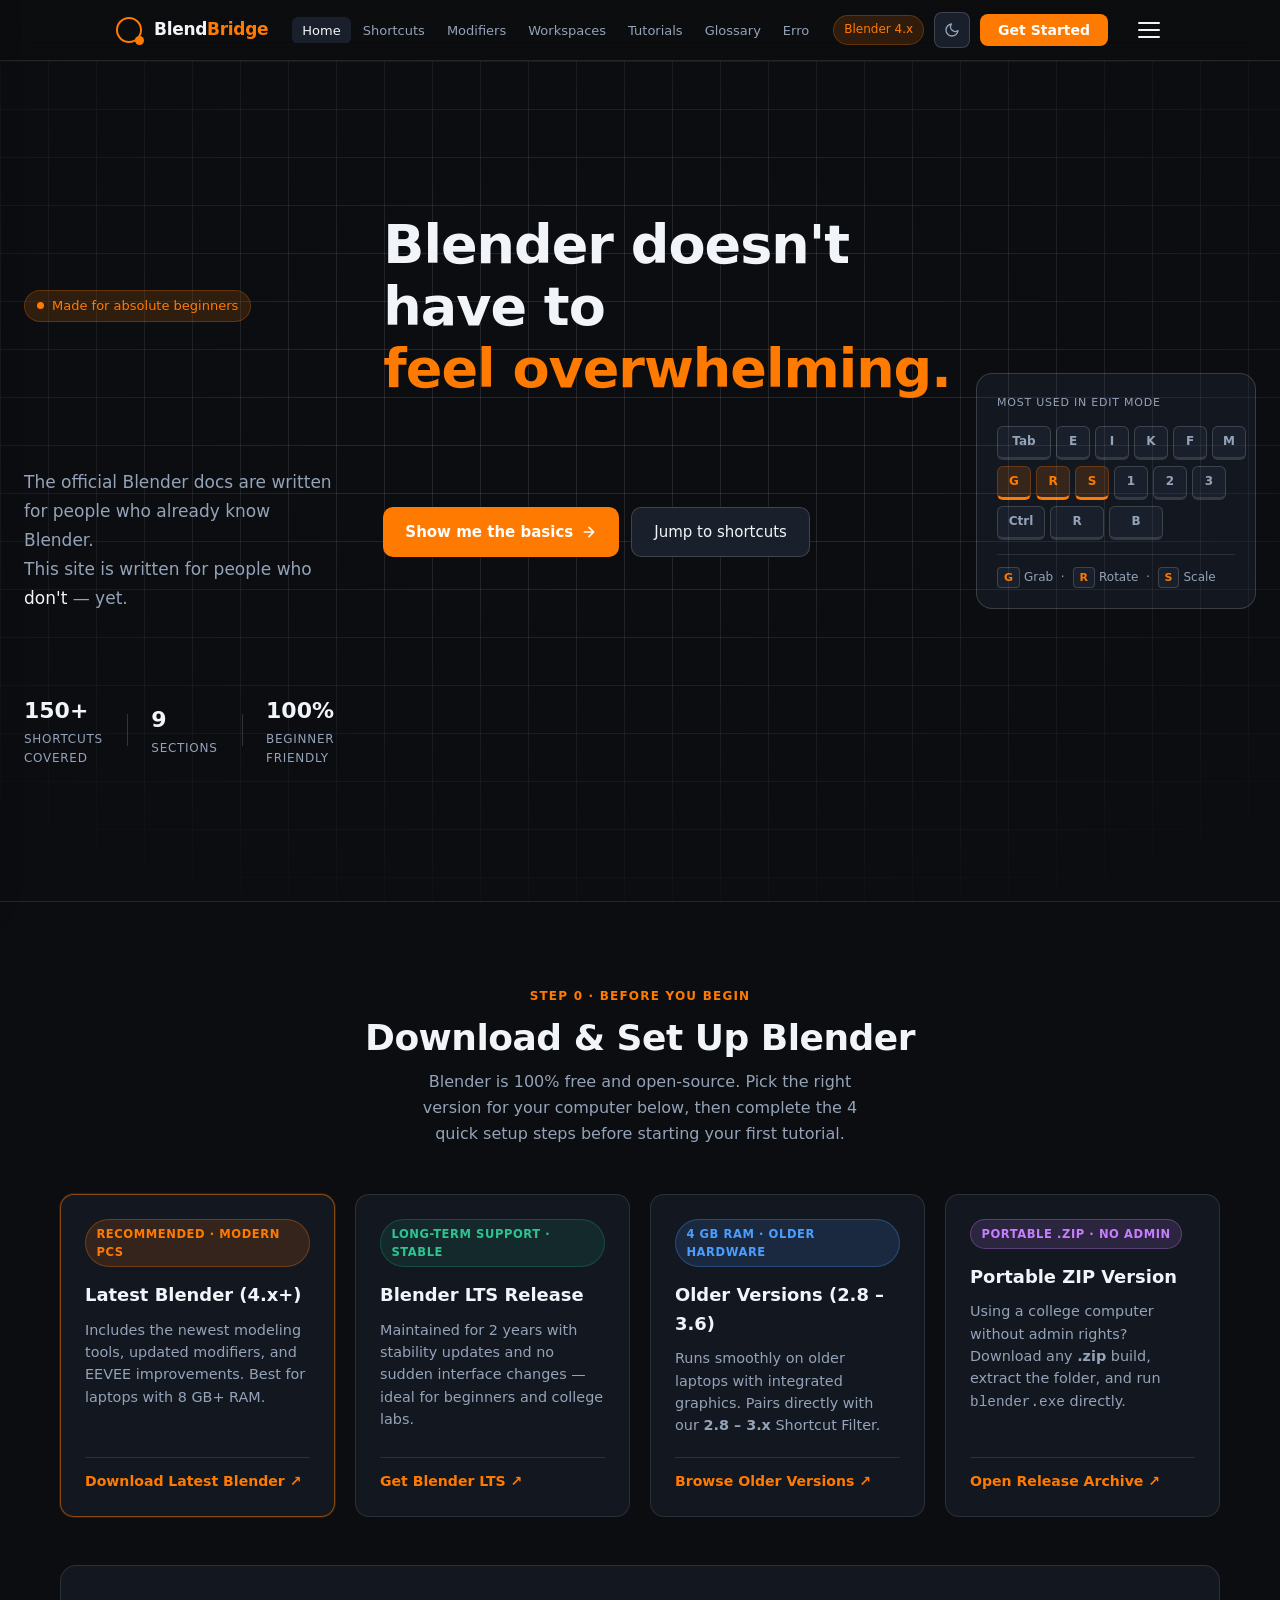
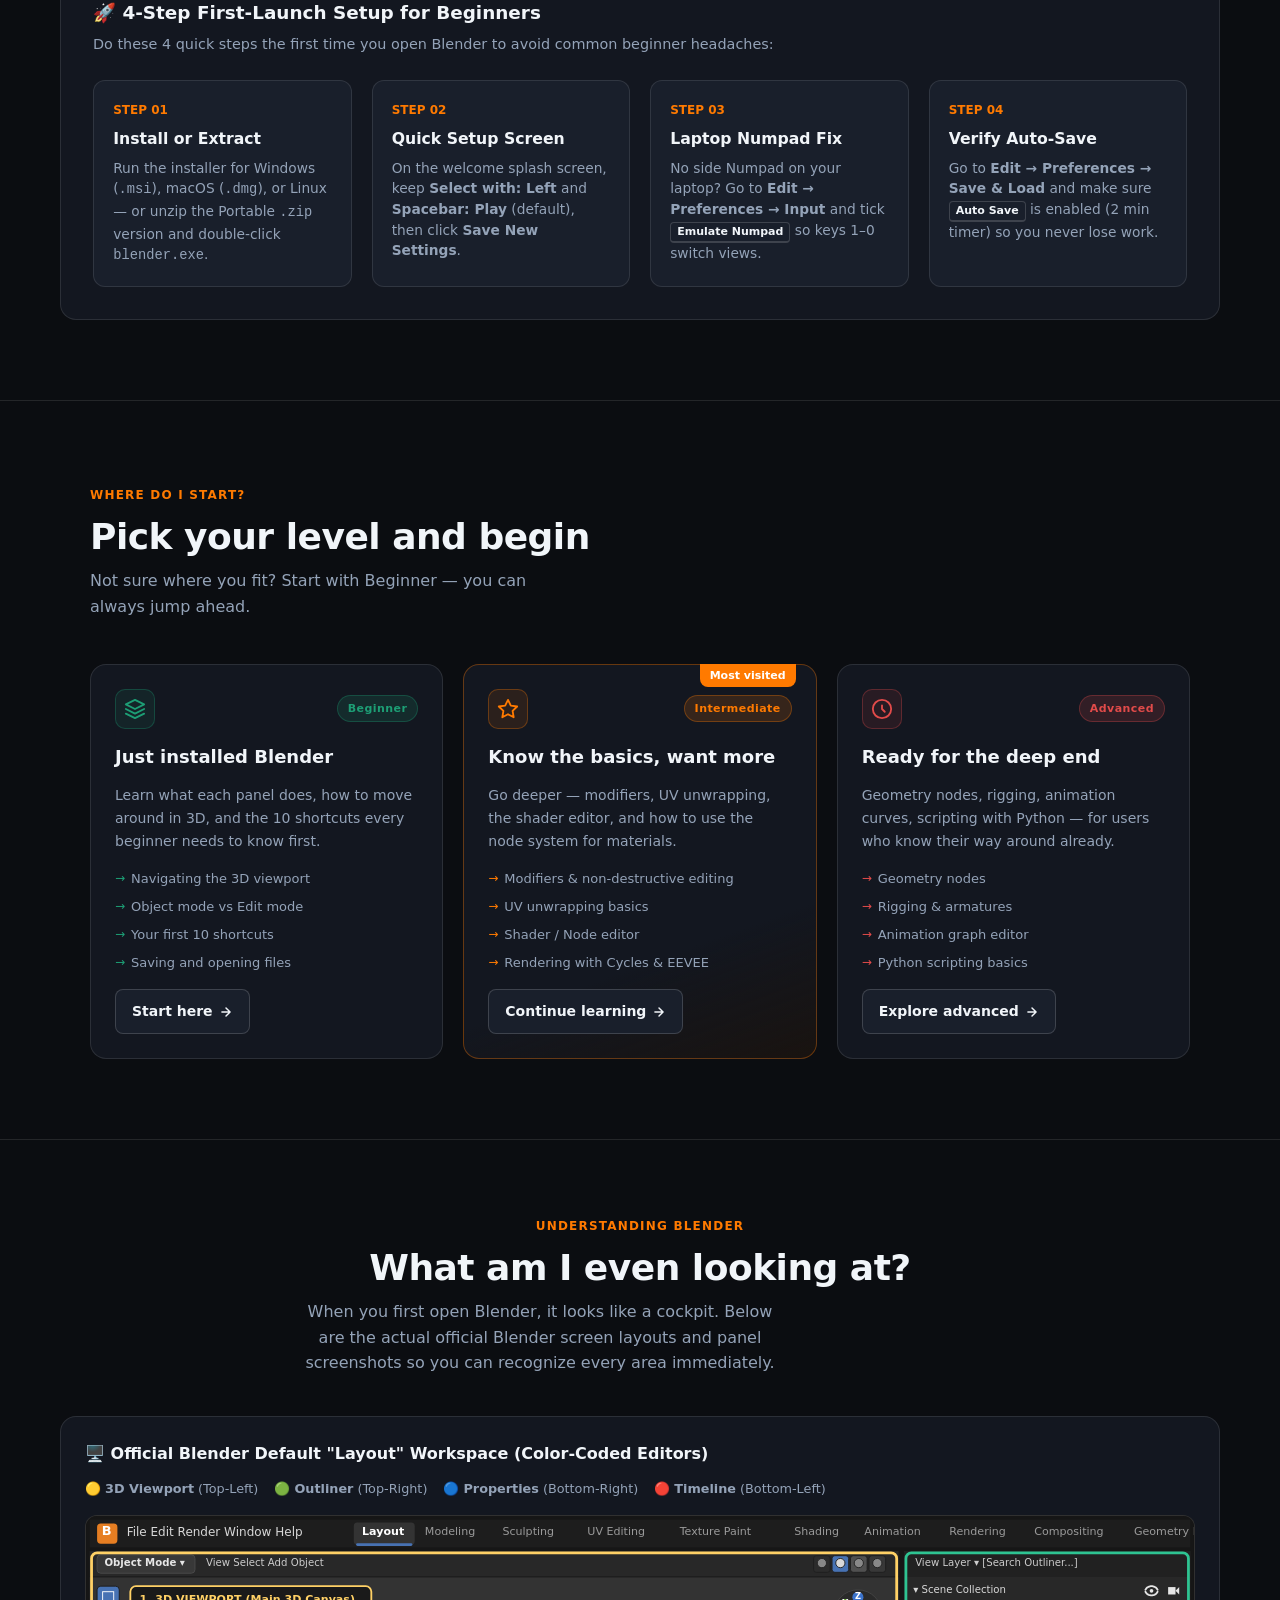
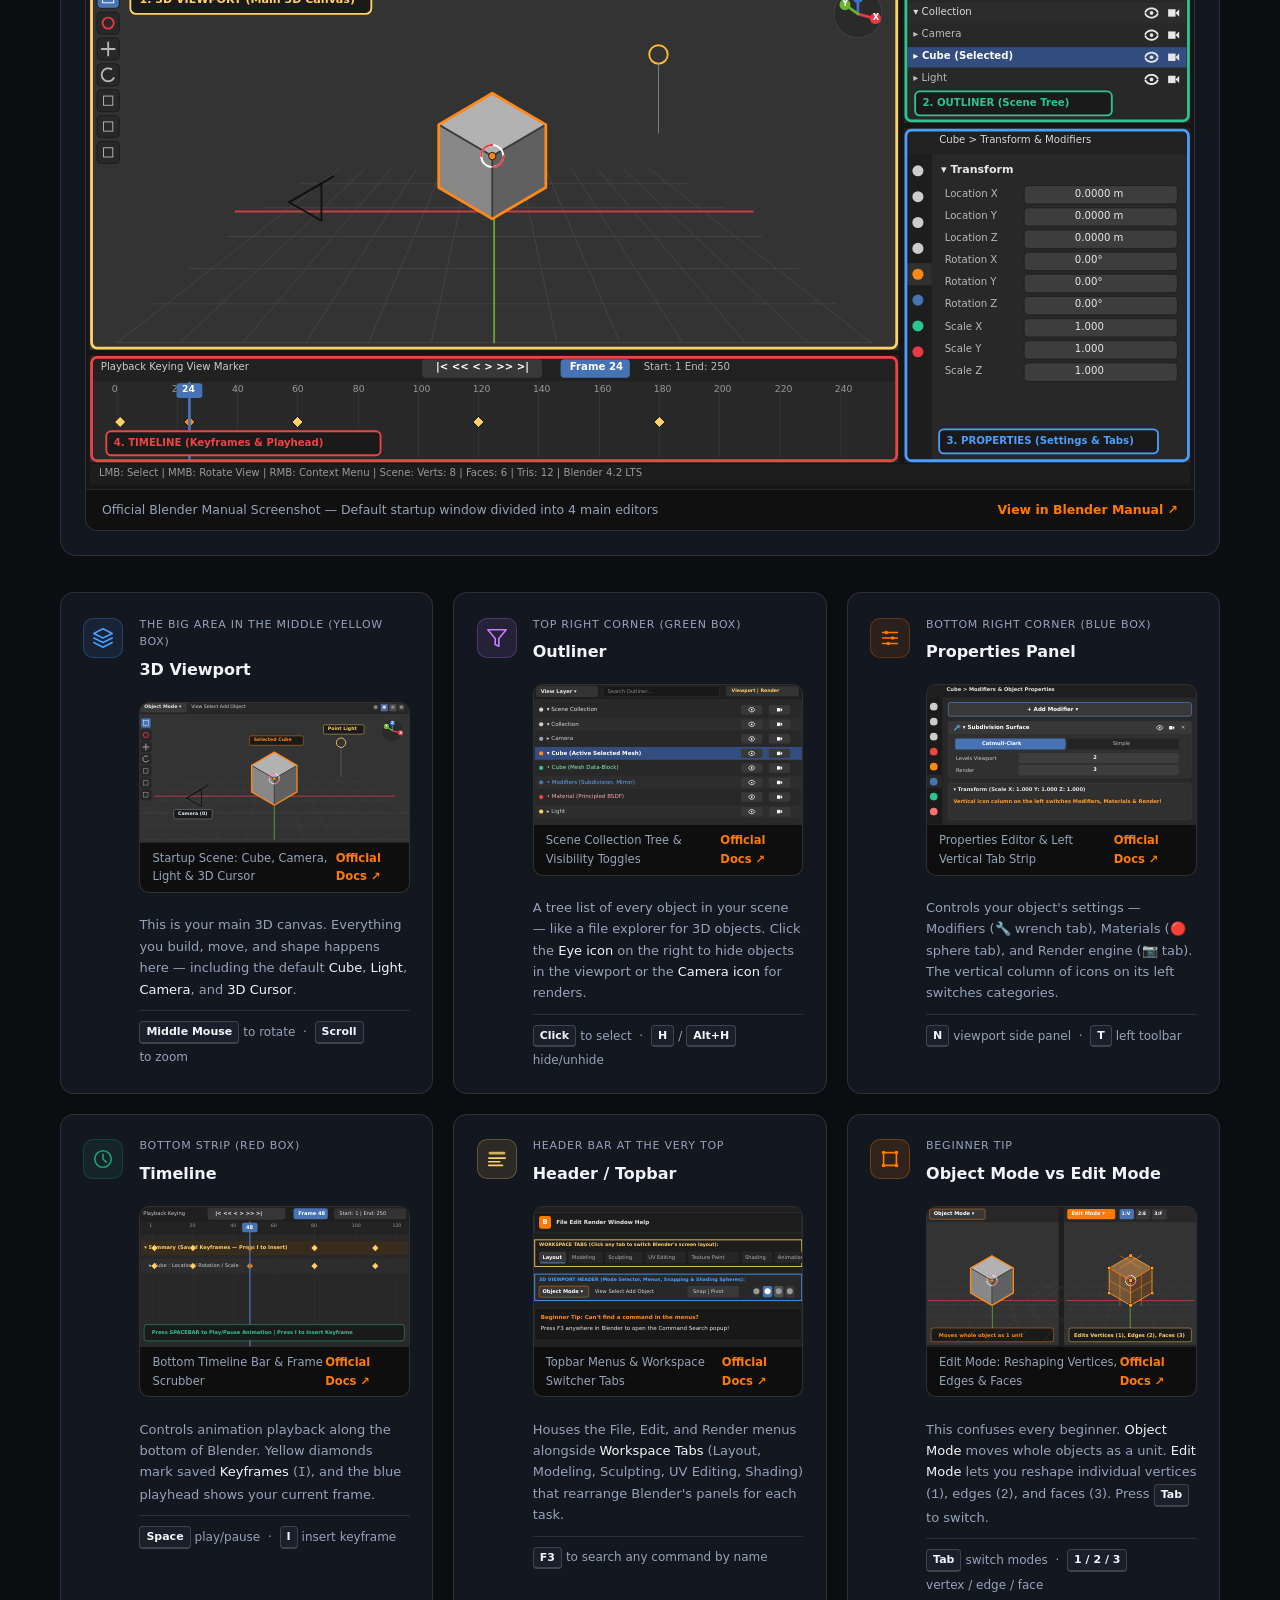
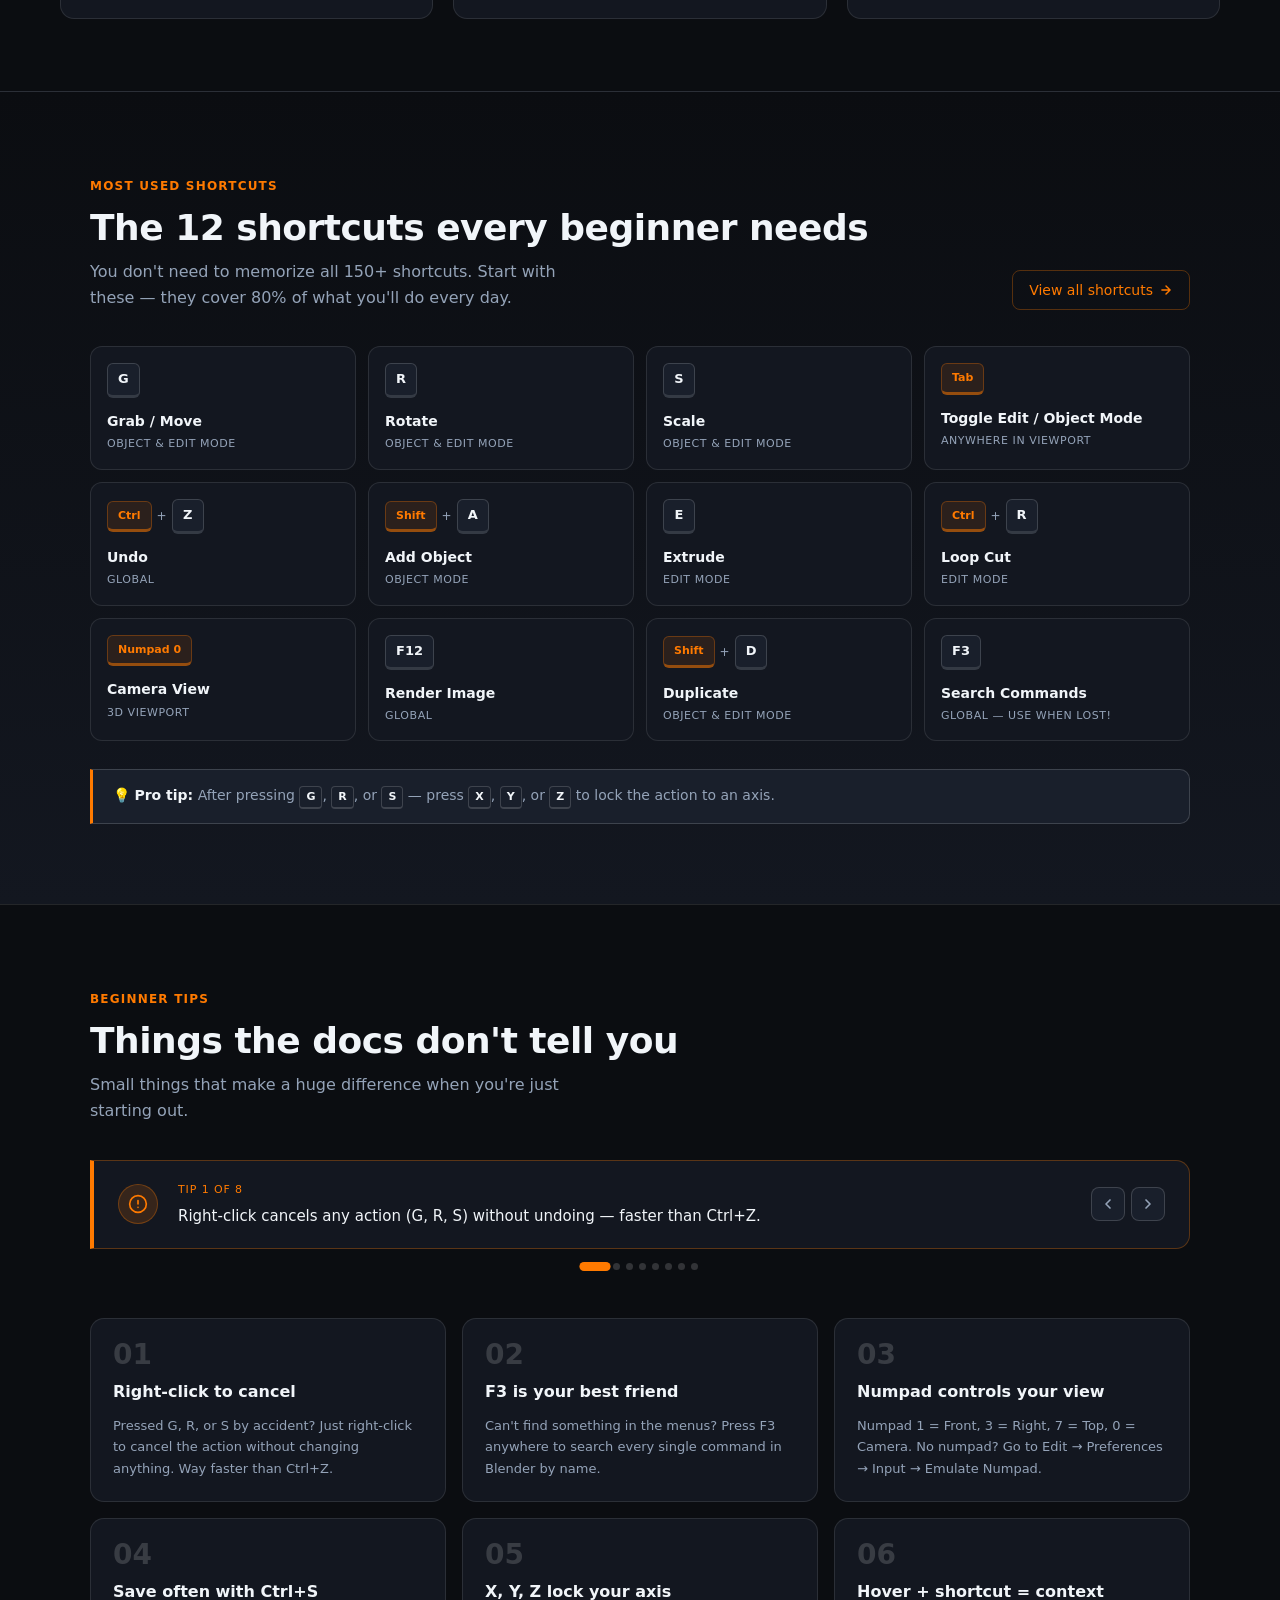
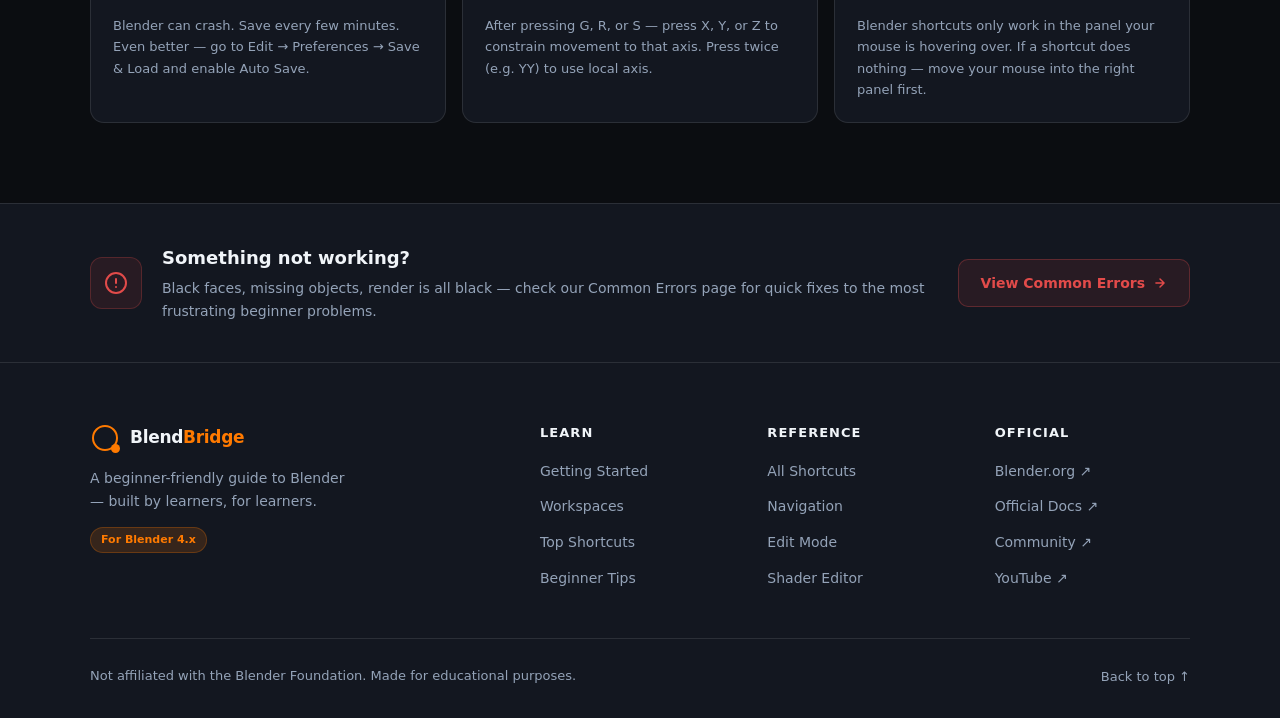
<file: index.html>
<!DOCTYPE html>
<html lang="en" data-theme="dark">
<head>
    <meta charset="UTF-8">
    <meta name="viewport" content="width=device-width, initial-scale=1.0">
    <title>BlendBridge — Learn Blender, Made Simple</title>
    <link rel="stylesheet" href="style-landing.css">
    <link rel="manifest" href="manifest.json">
  <style>
    /* ── FALLBACK THEME VARIABLES (Ensures standalone/Canvas preview works even without style-landing.css) ── */
    :root {
      --bg: #0b0d11;
      --bg-card: #131720;
      --bg-surface: #191f2b;
      --text: #f1f5f9;
      --text-muted: #94a3b8;
      --border: rgba(255, 255, 255, 0.1);
      --accent: #ff7a00;
    }
    body {
      background-color: var(--bg);
      color: var(--text);
      font-family: system-ui, -apple-system, BlinkMacSystemFont, "Segoe UI", Roboto, sans-serif;
      margin: 0;
    }
    .workspaces { padding: 4.5rem 1.5rem; background: var(--bg); }
    .workspaces-inner { max-width: 1160px; margin: 0 auto; }
    .ws-header { text-align: center; max-width: 680px; margin: 0 auto 2.5rem; }
    .ws-grid { display: grid; grid-template-columns: repeat(3, 1fr); gap: 1.25rem; }
    .ws-card { background: var(--bg-card); border: 1px solid var(--border); border-radius: 14px; padding: 1.4rem; }
    .ws-preview-fig img, .ws-preview-fig svg { width: 100%; display: block;  height: auto !important; object-fit: contain !important; }
    @media (max-width: 960px) { .ws-grid { grid-template-columns: repeat(2, 1fr); } }
    @media (max-width: 640px) { .ws-grid { grid-template-columns: 1fr; } }

    /* ── DOWNLOAD & SETUP BLENDER SECTION ── */
    .download-sec {
      padding: 5rem 1.5rem;
      border-top: 1px solid var(--border);
      background: var(--bg);
    }
    .download-inner {
      max-width: 1160px;
      margin: 0 auto;
    }
    .dl-header {
      text-align: center;
      max-width: 680px;
      margin: 0 auto 3rem;
    }
    .dl-header .section-desc {
      margin: 0 auto;
    }
    .dl-grid {
      display: grid;
      grid-template-columns: repeat(4, 1fr);
      gap: 1.25rem;
      margin-bottom: 3rem;
      align-items: stretch;
    }
    .dl-card {
      background: var(--bg-card);
      border: 1px solid var(--border);
      border-radius: 14px;
      padding: 1.5rem;
      display: flex;
      flex-direction: column;
      justify-content: space-between;
      transition: transform 0.2s ease, border-color 0.2s ease;
    }
    .dl-card:hover {
      transform: translateY(-3px);
      border-color: rgba(255, 122, 0, 0.45);
    }
    .dl-card-featured {
      border-color: rgba(255, 122, 0, 0.5);
      box-shadow: 0 0 0 1px rgba(255, 122, 0, 0.15);
    }
    .dl-badge {
      display: inline-block;
      font-size: 0.72rem;
      font-weight: 700;
      text-transform: uppercase;
      letter-spacing: 0.05em;
      padding: 0.28rem 0.65rem;
      border-radius: 999px;
      margin-bottom: 0.9rem;
      width: fit-content;
    }
    .dl-badge-orange { background: rgba(255, 122, 0, 0.14); color: #ff7a00; border: 1px solid rgba(255, 122, 0, 0.3); }
    .dl-badge-green  { background: rgba(29, 158, 117, 0.14); color: #2ec492; border: 1px solid rgba(29, 158, 117, 0.3); }
    .dl-badge-blue   { background: rgba(74, 158, 255, 0.14); color: #4a9eff; border: 1px solid rgba(74, 158, 255, 0.3); }
    .dl-badge-purple { background: rgba(199, 125, 255, 0.14); color: #c77dff; border: 1px solid rgba(199, 125, 255, 0.3); }
    .dl-title { font-size: 1.12rem; font-weight: 700; color: var(--text); margin: 0 0 0.55rem; }
    .dl-desc  { font-size: 0.9rem; line-height: 1.55; color: var(--text-muted); margin: 0 0 1.25rem; }
    .dl-link  {
      display: inline-flex; align-items: center; gap: 0.45rem;
      font-size: 0.88rem; font-weight: 600; color: #ff7a00;
      text-decoration: none; padding-top: 0.75rem; border-top: 1px solid var(--border);
    }
    .dl-steps-box {
      background: var(--bg-card); border: 1px solid var(--border);
      border-radius: 16px; padding: 2rem;
    }
    .dl-steps-title { font-size: 1.15rem; font-weight: 700; color: var(--text); margin: 0 0 0.35rem; }
    .dl-steps-sub   { font-size: 0.9rem; color: var(--text-muted); margin: 0 0 1.5rem; }
    .dl-steps-grid  { display: grid; grid-template-columns: repeat(4, 1fr); gap: 1.25rem; }
    .dl-step-item   {
      background: var(--bg-surface, rgba(255,255,255,0.03));
      border: 1px solid var(--border); border-radius: 12px; padding: 1.2rem;
    }
    .dl-step-num  { font-size: 0.75rem; font-weight: 800; color: #ff7a00; text-transform: uppercase; margin-bottom: 0.4rem; }
    .dl-step-head { font-size: 0.98rem; font-weight: 700; color: var(--text); margin: 0 0 0.4rem; }
    .dl-step-text { font-size: 0.86rem; line-height: 1.5; color: var(--text-muted); margin: 0; }

    /* ── OFFICIAL BLENDER SCREENSHOTS IN WORKSPACE EXPLAINER ── */
    .ws-map-banner {
      background: var(--bg-card);
      border: 1px solid var(--border);
      border-radius: 16px;
      padding: 1.5rem;
      margin-bottom: 2.25rem;
    }
    .ws-map-caption {
      display: flex;
      justify-content: space-between;
      align-items: center;
      flex-wrap: wrap;
      gap: 0.75rem;
      margin-bottom: 1rem;
    }
    .ws-map-title {
      font-size: 1rem;
      font-weight: 700;
      color: var(--text);
    }
    .ws-map-legend {
      display: flex;
      gap: 1rem;
      flex-wrap: wrap;
      font-size: 0.8rem;
      color: var(--text-muted);
    }
    .ws-map-img-wrap {
      position: relative;
      border-radius: 12px;
      overflow: hidden;
      border: 1px solid var(--border);
      background: #181818;
    }
    .ws-map-img {
      width: 100%;
      height: auto;
      display: block;
    }
    .ws-map-source {
      display: flex;
      justify-content: space-between;
      align-items: center;
      flex-wrap: wrap;
      gap: 0.5rem;
      padding: 0.65rem 1rem;
      background: rgba(0, 0, 0, 0.35);
      border-top: 1px solid var(--border);
      font-size: 0.78rem;
      color: var(--text-muted);
    }
    .ws-map-source a {
      color: #ff7a00;
      text-decoration: none;
      font-weight: 600;
    }
    .ws-preview-fig {
      margin: 0.85rem 0 0.95rem;
      border-radius: 10px;
      overflow: hidden;
      border: 1px solid var(--border);
      background: #181818;
    }
    .ws-preview-fig img, .ws-preview-fig svg { width: 100%; display: block; 
      width: 100%;
      height: 165px;
      object-fit: cover;
      object-position: center;
      display: block;
      transition: transform 0.25s ease;
    }
    .ws-card:hover .ws-preview-fig img, .ws-preview-fig svg { width: 100%; display: block; 
      transform: scale(1.02);
    }
    .ws-fig-cap {
      display: flex;
      justify-content: space-between;
      align-items: center;
      padding: 0.4rem 0.75rem;
      background: rgba(0, 0, 0, 0.4);
      border-top: 1px solid var(--border);
      font-size: 0.72rem;
      color: var(--text-muted);
    }
    .ws-fig-cap a {
      color: #ff7a00;
      text-decoration: none;
      font-weight: 600;
    }
    @media (max-width: 960px) {
      .dl-grid, .dl-steps-grid { grid-template-columns: repeat(2, 1fr); }
    }
    @media (max-width: 600px) {
      .dl-grid, .dl-steps-grid { grid-template-columns: 1fr; }
    }
  </style>
</head>
<body>

  <!-- ── NAVBAR ── -->
  <nav class="navbar">
    <div class="nav-inner">

      <a class="nav-logo" href="#">
        <div class="logo-icon">
          <div class="logo-ring"></div>
          <div class="logo-dot"></div>
        </div>
        <span class="logo-text">Blend<span class="logo-accent">Bridge</span></span>
      </a>

            <ul class="nav-links">
        <li><a href="index.html" class="nav-link active">Home</a></li>
        <li><a href="shortcuts.html" class="nav-link">Shortcuts</a></li>
        <li><a href="modifiers.html" class="nav-link">Modifiers</a></li>
        <li><a href="#workspaces" class="nav-link">Workspaces</a></li>
        <li><a href="tutorials.html" class="nav-link">Tutorials</a></li>
        <li><a href="glossary.html" class="nav-link">Glossary</a></li>
        <li><a href="errors.html" class="nav-link">Errors</a></li>
        <li><a href="practice.html" class="nav-link">Practice &amp; Quiz</a></li>
      </ul>

      <div class="nav-right">
        <span class="version-badge">Blender 4.x</span>
        <button class="dark-mode-toggle" id="darkToggle" aria-label="Toggle dark mode" title="Toggle dark/light mode">
          <svg class="icon-moon" width="16" height="16" viewBox="0 0 24 24" fill="none" stroke="currentColor" stroke-width="2" stroke-linecap="round" stroke-linejoin="round"><path d="M21 12.79A9 9 0 1 1 11.21 3 7 7 0 0 0 21 12.79z"/></svg>
          <svg class="icon-sun" width="16" height="16" viewBox="0 0 24 24" fill="none" stroke="currentColor" stroke-width="2" stroke-linecap="round" stroke-linejoin="round"><circle cx="12" cy="12" r="5"/><line x1="12" y1="1" x2="12" y2="3"/><line x1="12" y1="21" x2="12" y2="23"/><line x1="4.22" y1="4.22" x2="5.64" y2="5.64"/><line x1="18.36" y1="18.36" x2="19.78" y2="19.78"/><line x1="1" y1="12" x2="3" y2="12"/><line x1="21" y1="12" x2="23" y2="12"/><line x1="4.22" y1="19.78" x2="5.64" y2="18.36"/><line x1="18.36" y1="5.64" x2="19.78" y2="4.22"/></svg>
        </button>
        <button class="nav-cta" onclick="location.href='#download'">Get Started</button>
      </div>

      <button class="hamburger" id="hamburger" aria-label="Open menu">
        <span></span><span></span><span></span>
      </button>
    </div>

    <div class="mobile-menu" style="display:none">
      <a href="#">Home</a>
      <a href="shortcuts.html">Shortcuts</a>
      <a href="#workspaces">Workspaces</a>
      <a href="tutorials.html">Tutorials</a>
      <a href="glossary.html">Glossary</a>
      <a href="#tips">Tips</a>
      <a href="errors.html">Errors</a>
    </div>
  </nav>

  <!-- ── HERO ── -->
  <section class="hero">
    <div class="hero-bg-grid"></div>

    <div class="hero-inner">

      <div class="hero-badge">
        <span class="badge-dot"></span>
        Made for absolute beginners
      </div>

      <h1 class="hero-title">
        Blender doesn't have to<br>
        <span class="hero-title-accent">feel overwhelming.</span>
      </h1>

      <p class="hero-desc">
        The official Blender docs are written for people who already know Blender.<br>
        This site is written for people who <em>don't</em> — yet.
      </p>

      <div class="hero-actions">
        <a href="#start" class="btn-primary">
          Show me the basics
          <svg width="16" height="16" viewBox="0 0 24 24" fill="none" stroke="currentColor" stroke-width="2.5" stroke-linecap="round" stroke-linejoin="round"><path d="M5 12h14M12 5l7 7-7 7"/></svg>
        </a>
        <a href="shortcuts.html" class="btn-secondary">
          Jump to shortcuts
        </a>
      </div>

      <div class="hero-stats">
        <div class="stat">
          <span class="stat-number">150+</span>
          <span class="stat-label">shortcuts covered</span>
        </div>
        <div class="stat-divider"></div>
        <div class="stat">
          <span class="stat-number">9</span>
          <span class="stat-label">sections</span>
        </div>
        <div class="stat-divider"></div>
        <div class="stat">
          <span class="stat-number">100%</span>
          <span class="stat-label">beginner friendly</span>
        </div>
      </div>

    </div>

    <!-- floating keyboard visual -->
    <div class="hero-visual" aria-hidden="true">
      <div class="keyboard-card">
        <div class="kb-label">Most used in Edit Mode</div>
        <div class="kb-rows">
          <div class="kb-row">
            <div class="kb-key wide2">Tab</div>
            <div class="kb-key">E</div>
            <div class="kb-key">I</div>
            <div class="kb-key">K</div>
            <div class="kb-key">F</div>
            <div class="kb-key">M</div>
          </div>
          <div class="kb-row">
            <div class="kb-key highlight">G</div>
            <div class="kb-key highlight">R</div>
            <div class="kb-key highlight">S</div>
            <div class="kb-key">1</div>
            <div class="kb-key">2</div>
            <div class="kb-key">3</div>
          </div>
          <div class="kb-row">
            <div class="kb-key wide3">Ctrl</div>
            <div class="kb-key wide2">R</div>
            <div class="kb-key wide2">B</div>
          </div>
        </div>
        <div class="kb-hint">
          <span class="hint-key">G</span> Grab &nbsp;·&nbsp;
          <span class="hint-key">R</span> Rotate &nbsp;·&nbsp;
          <span class="hint-key">S</span> Scale
        </div>
      </div>
    </div>

  </section>



  <!-- ── DOWNLOAD & SETUP BLENDER ── -->
  <section class="download-sec" id="download">
    <div class="download-inner">
      <div class="dl-header">
        <span class="section-eyebrow">Step 0 · Before You Begin</span>
        <h2 class="section-title">Download &amp; Set Up Blender</h2>
        <p class="section-desc">Blender is 100% free and open-source. Pick the right version for your computer below, then complete the 4 quick setup steps before starting your first tutorial.</p>
      </div>

      <div class="dl-grid">
        <div class="dl-card dl-card-featured">
          <div>
            <span class="dl-badge dl-badge-orange">Recommended · Modern PCs</span>
            <h3 class="dl-title">Latest Blender (4.x+)</h3>
            <p class="dl-desc">Includes the newest modeling tools, updated modifiers, and EEVEE improvements. Best for laptops with 8 GB+ RAM.</p>
          </div>
          <a href="https://www.blender.org/download/" target="_blank" rel="noopener" class="dl-link">
            Download Latest Blender ↗
          </a>
        </div>

        <div class="dl-card">
          <div>
            <span class="dl-badge dl-badge-green">Long-Term Support · Stable</span>
            <h3 class="dl-title">Blender LTS Release</h3>
            <p class="dl-desc">Maintained for 2 years with stability updates and no sudden interface changes — ideal for beginners and college labs.</p>
          </div>
          <a href="https://www.blender.org/download/lts/" target="_blank" rel="noopener" class="dl-link">
            Get Blender LTS ↗
          </a>
        </div>

        <div class="dl-card">
          <div>
            <span class="dl-badge dl-badge-blue">4 GB RAM · Older Hardware</span>
            <h3 class="dl-title">Older Versions (2.8 – 3.6)</h3>
            <p class="dl-desc">Runs smoothly on older laptops with integrated graphics. Pairs directly with our <strong>2.8 – 3.x</strong> Shortcut Filter.</p>
          </div>
          <a href="https://www.blender.org/download/previous-versions/" target="_blank" rel="noopener" class="dl-link">
            Browse Older Versions ↗
          </a>
        </div>

        <div class="dl-card">
          <div>
            <span class="dl-badge dl-badge-purple">Portable .ZIP · No Admin</span>
            <h3 class="dl-title">Portable ZIP Version</h3>
            <p class="dl-desc">Using a college computer without admin rights? Download any <strong>.zip</strong> build, extract the folder, and run <code>blender.exe</code> directly.</p>
          </div>
          <a href="https://download.blender.org/release/" target="_blank" rel="noopener" class="dl-link">
            Open Release Archive ↗
          </a>
        </div>
      </div>

      <div class="dl-steps-box">
        <h3 class="dl-steps-title">🚀 4-Step First-Launch Setup for Beginners</h3>
        <p class="dl-steps-sub">Do these 4 quick steps the first time you open Blender to avoid common beginner headaches:</p>
        <div class="dl-steps-grid">
          <div class="dl-step-item">
            <div class="dl-step-num">Step 01</div>
            <h4 class="dl-step-head">Install or Extract</h4>
            <p class="dl-step-text">Run the installer for Windows (<code>.msi</code>), macOS (<code>.dmg</code>), or Linux — or unzip the Portable <code>.zip</code> version and double-click <code>blender.exe</code>.</p>
          </div>
          <div class="dl-step-item">
            <div class="dl-step-num">Step 02</div>
            <h4 class="dl-step-head">Quick Setup Screen</h4>
            <p class="dl-step-text">On the welcome splash screen, keep <strong>Select with: Left</strong> and <strong>Spacebar: Play</strong> (default), then click <strong>Save New Settings</strong>.</p>
          </div>
          <div class="dl-step-item">
            <div class="dl-step-num">Step 03</div>
            <h4 class="dl-step-head">Laptop Numpad Fix</h4>
            <p class="dl-step-text">No side Numpad on your laptop? Go to <strong>Edit → Preferences → Input</strong> and tick <span class="tip-key">Emulate Numpad</span> so keys 1–0 switch views.</p>
          </div>
          <div class="dl-step-item">
            <div class="dl-step-num">Step 04</div>
            <h4 class="dl-step-head">Verify Auto-Save</h4>
            <p class="dl-step-text">Go to <strong>Edit → Preferences → Save &amp; Load</strong> and make sure <span class="tip-key">Auto Save</span> is enabled (2 min timer) so you never lose work.</p>
          </div>
        </div>
      </div>
    </div>
  </section>

  <!-- ── LEARNING PATH CARDS ── -->
  <section class="paths" id="start">
    <div class="paths-inner">

      <div class="paths-header">
        <span class="section-eyebrow">Where do I start?</span>
        <h2 class="section-title">Pick your level and begin</h2>
        <p class="section-desc">Not sure where you fit? Start with Beginner — you can always jump ahead.</p>
      </div>

      <div class="paths-grid">

        <!-- BEGINNER -->
        <div class="path-card path-beginner">
          <div class="path-card-top">
            <div class="path-icon">
              <svg width="22" height="22" viewBox="0 0 24 24" fill="none" stroke="currentColor" stroke-width="2" stroke-linecap="round" stroke-linejoin="round"><path d="M12 2L2 7l10 5 10-5-10-5z"/><path d="M2 17l10 5 10-5"/><path d="M2 12l10 5 10-5"/></svg>
            </div>
            <span class="path-tag tag-beginner">Beginner</span>
          </div>
          <h3 class="path-title">Just installed Blender</h3>
          <p class="path-desc">Learn what each panel does, how to move around in 3D, and the 10 shortcuts every beginner needs to know first.</p>
          <ul class="path-topics">
            <li>Navigating the 3D viewport</li>
            <li>Object mode vs Edit mode</li>
            <li>Your first 10 shortcuts</li>
            <li>Saving and opening files</li>
          </ul>
          <a href="shortcuts.html" class="path-cta">
            Start here
            <svg width="14" height="14" viewBox="0 0 24 24" fill="none" stroke="currentColor" stroke-width="2.5" stroke-linecap="round" stroke-linejoin="round"><path d="M5 12h14M12 5l7 7-7 7"/></svg>
          </a>
        </div>

        <!-- INTERMEDIATE -->
        <div class="path-card path-intermediate path-featured">
          <div class="path-card-top">
            <div class="path-icon">
              <svg width="22" height="22" viewBox="0 0 24 24" fill="none" stroke="currentColor" stroke-width="2" stroke-linecap="round" stroke-linejoin="round"><polygon points="12 2 15.09 8.26 22 9.27 17 14.14 18.18 21.02 12 17.77 5.82 21.02 7 14.14 2 9.27 8.91 8.26 12 2"/></svg>
            </div>
            <span class="path-tag tag-intermediate">Intermediate</span>
          </div>
          <div class="path-popular-badge">Most visited</div>
          <h3 class="path-title">Know the basics, want more</h3>
          <p class="path-desc">Go deeper — modifiers, UV unwrapping, the shader editor, and how to use the node system for materials.</p>
          <ul class="path-topics">
            <li>Modifiers & non-destructive editing</li>
            <li>UV unwrapping basics</li>
            <li>Shader / Node editor</li>
            <li>Rendering with Cycles & EEVEE</li>
          </ul>
          <a href="shortcuts.html#shader" class="path-cta">
            Continue learning
            <svg width="14" height="14" viewBox="0 0 24 24" fill="none" stroke="currentColor" stroke-width="2.5" stroke-linecap="round" stroke-linejoin="round"><path d="M5 12h14M12 5l7 7-7 7"/></svg>
          </a>
        </div>

        <!-- ADVANCED -->
        <div class="path-card path-advanced">
          <div class="path-card-top">
            <div class="path-icon">
              <svg width="22" height="22" viewBox="0 0 24 24" fill="none" stroke="currentColor" stroke-width="2" stroke-linecap="round" stroke-linejoin="round"><circle cx="12" cy="12" r="10"/><path d="M12 8v4l3 3"/></svg>
            </div>
            <span class="path-tag tag-advanced">Advanced</span>
          </div>
          <h3 class="path-title">Ready for the deep end</h3>
          <p class="path-desc">Geometry nodes, rigging, animation curves, scripting with Python — for users who know their way around already.</p>
          <ul class="path-topics">
            <li>Geometry nodes</li>
            <li>Rigging & armatures</li>
            <li>Animation graph editor</li>
            <li>Python scripting basics</li>
          </ul>
          <a href="tutorials.html" class="path-cta">
            Explore advanced
            <svg width="14" height="14" viewBox="0 0 24 24" fill="none" stroke="currentColor" stroke-width="2.5" stroke-linecap="round" stroke-linejoin="round"><path d="M5 12h14M12 5l7 7-7 7"/></svg>
          </a>
        </div>

      </div>
    </div>
  </section>


    <!-- ── WORKSPACE EXPLAINER (WITH OFFICIAL BLENDER UI SCREENSHOTS) ── -->
  <section class="workspaces" id="workspaces">
    <div class="workspaces-inner">

      <div class="ws-header">
        <span class="section-eyebrow">Understanding Blender</span>
        <h2 class="section-title">What am I even looking at?</h2>
        <p class="section-desc">When you first open Blender, it looks like a cockpit. Below are the actual official Blender screen layouts and panel screenshots so you can recognize every area immediately.</p>
      </div>

      <!-- FULL BLENDER INTERFACE OFFICIAL SCREENSHOT MAP -->
      <div class="ws-map-banner">
        <div class="ws-map-caption">
          <span class="ws-map-title">🖥️ Official Blender Default "Layout" Workspace (Color-Coded Editors)</span>
          <div class="ws-map-legend">
            <span>🟡 <strong>3D Viewport</strong> (Top-Left)</span>
            <span>🟢 <strong>Outliner</strong> (Top-Right)</span>
            <span>🔵 <strong>Properties</strong> (Bottom-Right)</span>
            <span>🔴 <strong>Timeline</strong> (Bottom-Left)</span>
          </div>
        </div>
        <div class="ws-map-img-wrap">
          <svg class="ws-map-img" viewBox="0 0 1200 620" xmlns="http://www.w3.org/2000/svg" role="img"><rect width="1200" height="620" fill="#161616"/><rect x="4" y="4" width="1192" height="30" fill="#1d1d1d"/><rect x="12" y="8" width="22" height="22" rx="4" fill="#e67e22"/><text x="17" y="21" fill="#ffffff" font-family="system-ui,-apple-system,Segoe UI,Roboto,sans-serif" font-size="14" font-weight="700">B</text><text x="44" y="22" fill="#d8d8d8" font-family="system-ui,-apple-system,Segoe UI,Roboto,sans-serif" font-size="13">File   Edit   Render   Window   Help</text><rect x="290" y="7" width="66" height="24" rx="4" fill="#333333"/><line x1="294" y1="31" x2="352" y2="31" stroke="#4772b3" stroke-width="3" stroke-linecap="round"/><text x="299" y="21" fill="#ffffff" font-family="system-ui,-apple-system,Segoe UI,Roboto,sans-serif" font-size="12" font-weight="700">Layout</text><text x="367" y="21" fill="#9a9a9a" font-family="system-ui,-apple-system,Segoe UI,Roboto,sans-serif" font-size="12">Modeling</text><text x="451" y="21" fill="#9a9a9a" font-family="system-ui,-apple-system,Segoe UI,Roboto,sans-serif" font-size="12">Sculpting</text><text x="543" y="21" fill="#9a9a9a" font-family="system-ui,-apple-system,Segoe UI,Roboto,sans-serif" font-size="12">UV Editing</text><text x="643" y="21" fill="#9a9a9a" font-family="system-ui,-apple-system,Segoe UI,Roboto,sans-serif" font-size="12">Texture Paint</text><text x="767" y="21" fill="#9a9a9a" font-family="system-ui,-apple-system,Segoe UI,Roboto,sans-serif" font-size="12">Shading</text><text x="843" y="21" fill="#9a9a9a" font-family="system-ui,-apple-system,Segoe UI,Roboto,sans-serif" font-size="12">Animation</text><text x="935" y="21" fill="#9a9a9a" font-family="system-ui,-apple-system,Segoe UI,Roboto,sans-serif" font-size="12">Rendering</text><text x="1027" y="21" fill="#9a9a9a" font-family="system-ui,-apple-system,Segoe UI,Roboto,sans-serif" font-size="12">Compositing</text><text x="1135" y="21" fill="#9a9a9a" font-family="system-ui,-apple-system,Segoe UI,Roboto,sans-serif" font-size="12">Geometry Nodes</text><text x="1267" y="21" fill="#9a9a9a" font-family="system-ui,-apple-system,Segoe UI,Roboto,sans-serif" font-size="12">Scripting</text><rect x="4" y="66" width="876" height="404" fill="#333333"/><line x1="274" y1="274" x2="34" y2="462" stroke="#444444" stroke-width="1" stroke-linecap="round"/><line x1="302" y1="274" x2="102" y2="462" stroke="#444444" stroke-width="1" stroke-linecap="round"/><line x1="330" y1="274" x2="170" y2="462" stroke="#444444" stroke-width="1" stroke-linecap="round"/><line x1="358" y1="274" x2="238" y2="462" stroke="#444444" stroke-width="1" stroke-linecap="round"/><line x1="386" y1="274" x2="306" y2="462" stroke="#444444" stroke-width="1" stroke-linecap="round"/><line x1="414" y1="274" x2="374" y2="462" stroke="#444444" stroke-width="1" stroke-linecap="round"/><line x1="442" y1="274" x2="442" y2="462" stroke="#444444" stroke-width="1" stroke-linecap="round"/><line x1="470" y1="274" x2="510" y2="462" stroke="#444444" stroke-width="1" stroke-linecap="round"/><line x1="498" y1="274" x2="578" y2="462" stroke="#444444" stroke-width="1" stroke-linecap="round"/><line x1="526" y1="274" x2="646" y2="462" stroke="#444444" stroke-width="1" stroke-linecap="round"/><line x1="554" y1="274" x2="714" y2="462" stroke="#444444" stroke-width="1" stroke-linecap="round"/><line x1="582" y1="274" x2="782" y2="462" stroke="#444444" stroke-width="1" stroke-linecap="round"/><line x1="610" y1="274" x2="850" y2="462" stroke="#444444" stroke-width="1" stroke-linecap="round"/><line x1="232" y1="290" x2="652" y2="290" stroke="#444444" stroke-width="1" stroke-linecap="round"/><line x1="192" y1="316" x2="692" y2="316" stroke="#444444" stroke-width="1" stroke-linecap="round"/><line x1="152" y1="347" x2="732" y2="347" stroke="#444444" stroke-width="1" stroke-linecap="round"/><line x1="112" y1="382" x2="772" y2="382" stroke="#444444" stroke-width="1" stroke-linecap="round"/><line x1="72" y1="420" x2="812" y2="420" stroke="#444444" stroke-width="1" stroke-linecap="round"/><line x1="32" y1="462" x2="852" y2="462" stroke="#444444" stroke-width="1" stroke-linecap="round"/><line x1="162" y1="320" x2="722" y2="320" stroke="#c83e46" stroke-width="2" stroke-linecap="round"/><line x1="442" y1="274" x2="442" y2="462" stroke="#62a632" stroke-width="2" stroke-linecap="round"/><rect x="4" y="38" width="876" height="28" fill="#282828"/><line x1="4" y1="66" x2="880" y2="66" stroke="#1a1a1a" stroke-width="1" stroke-linecap="round"/><rect x="12" y="42" width="106" height="20" rx="4" fill="#383838" stroke="#4a4a4a" stroke-width="1"/><text x="20" y="54" fill="#e6e6e6" font-family="system-ui,-apple-system,Segoe UI,Roboto,sans-serif" font-size="11" font-weight="700">Object Mode ▾</text><text x="130" y="54" fill="#cccccc" font-family="system-ui,-apple-system,Segoe UI,Roboto,sans-serif" font-size="11">View   Select   Add   Object</text><rect x="788" y="43" width="18" height="18" rx="3" fill="#2c2c2c" stroke="#1f1f1f" stroke-width="1"/><ellipse cx="797.0" cy="51.0" rx="5.0" ry="5.0" fill="#888888" stroke="#222222" stroke-width="1"/><rect x="808" y="43" width="18" height="18" rx="3" fill="#4772b3" stroke="#1f1f1f" stroke-width="1"/><ellipse cx="817.0" cy="51.0" rx="5.0" ry="5.0" fill="#d9d9d9" stroke="#222222" stroke-width="1"/><rect x="828" y="43" width="18" height="18" rx="3" fill="#505050" stroke="#1f1f1f" stroke-width="1"/><ellipse cx="837.0" cy="51.0" rx="5.0" ry="5.0" fill="#888888" stroke="#222222" stroke-width="1"/><rect x="848" y="43" width="18" height="18" rx="3" fill="#383838" stroke="#1f1f1f" stroke-width="1"/><ellipse cx="857.0" cy="51.0" rx="5.0" ry="5.0" fill="#888888" stroke="#222222" stroke-width="1"/><rect x="12" y="76" width="24" height="24" rx="4" fill="#4772b3" stroke="#1c1c1c" stroke-width="1"/><rect x="18" y="82" width="12" height="12" fill="none" stroke="#ffffff" stroke-width="1"/><rect x="12" y="104" width="24" height="24" rx="4" fill="#282828" stroke="#1c1c1c" stroke-width="1"/><ellipse cx="24.0" cy="116.0" rx="6.0" ry="6.0" fill="none" stroke="#e63946" stroke-width="2"/><rect x="12" y="132" width="24" height="24" rx="4" fill="#282828" stroke="#1c1c1c" stroke-width="1"/><line x1="24" y1="137" x2="24" y2="151" stroke="#b8b8b8" stroke-width="2" stroke-linecap="round"/><line x1="17" y1="144" x2="31" y2="144" stroke="#b8b8b8" stroke-width="2" stroke-linecap="round"/><rect x="12" y="160" width="24" height="24" rx="4" fill="#282828" stroke="#1c1c1c" stroke-width="1"/><polyline points="30.1,175.5 29.1,176.8 27.8,177.9 26.3,178.6 24.7,179.0 23.1,178.9 21.5,178.5 20.0,177.8 18.8,176.7 17.8,175.3 17.2,173.8 17.0,172.2 17.2,170.5 17.7,169.0 18.6,167.6 19.7,166.4 21.2,165.6 22.7,165.1 24.4,165.0 26.0,165.3 27.5,165.9" fill="none" stroke="#b8b8b8" stroke-width="2" stroke-linecap="round"/><rect x="12" y="188" width="24" height="24" rx="4" fill="#282828" stroke="#1c1c1c" stroke-width="1"/><rect x="19" y="195" width="10" height="10" fill="none" stroke="#b8b8b8" stroke-width="1"/><rect x="12" y="216" width="24" height="24" rx="4" fill="#282828" stroke="#1c1c1c" stroke-width="1"/><rect x="19" y="223" width="10" height="10" fill="none" stroke="#b8b8b8" stroke-width="1"/><rect x="12" y="244" width="24" height="24" rx="4" fill="#282828" stroke="#1c1c1c" stroke-width="1"/><rect x="19" y="251" width="10" height="10" fill="none" stroke="#b8b8b8" stroke-width="1"/><ellipse cx="836.0" cy="106.0" rx="26.0" ry="26.0" fill="#2a2a2a" stroke="#444444" stroke-width="1"/><line x1="836" y1="106" x2="836" y2="88" stroke="#3b73cc" stroke-width="3" stroke-linecap="round"/><ellipse cx="836.0" cy="88.0" rx="6.0" ry="6.0" fill="#3b73cc"/><text x="833" y="90" fill="#ffffff" font-family="system-ui,-apple-system,Segoe UI,Roboto,sans-serif" font-size="9" font-weight="700">Z</text><line x1="836" y1="106" x2="854" y2="111" stroke="#e63946" stroke-width="3" stroke-linecap="round"/><ellipse cx="855.0" cy="111.0" rx="6.0" ry="6.0" fill="#e63946"/><text x="852" y="113" fill="#ffffff" font-family="system-ui,-apple-system,Segoe UI,Roboto,sans-serif" font-size="9" font-weight="700">X</text><line x1="836" y1="106" x2="822" y2="96" stroke="#65b32e" stroke-width="3" stroke-linecap="round"/><ellipse cx="822.0" cy="96.0" rx="6.0" ry="6.0" fill="#65b32e"/><text x="819" y="98" fill="#ffffff" font-family="system-ui,-apple-system,Segoe UI,Roboto,sans-serif" font-size="9" font-weight="700">Y</text><polygon points="440,192 498,226 440,260 382,226" fill="#b2b2b2"/><polygon points="382,226 440,260 440,328 382,294" fill="#888888"/><polygon points="440,260 498,226 498,294 440,328" fill="#606060"/><polyline points="382,226 440,260 498,226" fill="none" stroke="#3a3a3a" stroke-width="2" stroke-linecap="round" stroke-linejoin="round"/><line x1="440" y1="260" x2="440" y2="328" stroke="#3a3a3a" stroke-width="2" stroke-linecap="round"/><polygon points="440,192 498,226 498,294 440,328 382,294 382,226" fill="none" stroke="#ff8819" stroke-width="3" stroke-linejoin="round"/><ellipse cx="440.0" cy="260.0" rx="12.0" ry="12.0" fill="none" stroke="#ffffff" stroke-width="2"/><polyline points="452.0,260.0 452.0,260.9 451.9,261.9 451.7,262.8 451.4,263.7 451.1,264.6 450.7,265.4 450.2,266.3 449.7,267.1 449.1,267.8 448.5,268.5 447.8,269.1 447.1,269.7 446.3,270.2 445.4,270.7 444.6,271.1 443.7,271.4 442.8,271.7 441.9,271.9 440.9,272.0 440.0,272.0" fill="none" stroke="#e63946" stroke-width="2" stroke-linecap="round"/><polyline points="428.0,260.0 428.0,259.1 428.1,258.1 428.3,257.2 428.6,256.3 428.9,255.4 429.3,254.6 429.8,253.7 430.3,252.9 430.9,252.2 431.5,251.5 432.2,250.9 432.9,250.3 433.7,249.8 434.6,249.3 435.4,248.9 436.3,248.6 437.2,248.3 438.1,248.1 439.1,248.0 440.0,248.0" fill="none" stroke="#e63946" stroke-width="2" stroke-linecap="round"/><ellipse cx="440.0" cy="260.0" rx="4.0" ry="4.0" fill="#ff8819" stroke="#1a1a1a" stroke-width="1"/><polygon points="220,310 255,290 255,330" fill="none" stroke="#111111" stroke-width="2" stroke-linejoin="round"/><line x1="220" y1="310" x2="268" y2="282" stroke="#111111" stroke-width="2" stroke-linecap="round"/><ellipse cx="620.0" cy="150.0" rx="10.0" ry="10.0" fill="none" stroke="#ffbb33" stroke-width="2"/><line x1="620" y1="160" x2="620" y2="235" stroke="#888888" stroke-width="1" stroke-linecap="round"/><rect x="6" y="40" width="872" height="428" rx="6" fill="none" stroke="#ffd166" stroke-width="3"/><rect x="48" y="76" width="261" height="30" rx="6" fill="#1a1a1a" stroke="#ffd166" stroke-width="2"/><text x="58" y="94" fill="#ffd166" font-family="system-ui,-apple-system,Segoe UI,Roboto,sans-serif" font-size="12" font-weight="700">1. 3D VIEWPORT (Main 3D Canvas)</text><rect x="886" y="38" width="310" height="186" fill="#282828"/><rect x="886" y="38" width="310" height="28" fill="#212121"/><text x="898" y="54" fill="#cccccc" font-family="system-ui,-apple-system,Segoe UI,Roboto,sans-serif" font-size="11">View Layer ▾    [Search Outliner...]</text><text x="896" y="83" fill="#d8d8d8" font-family="system-ui,-apple-system,Segoe UI,Roboto,sans-serif" font-size="11">▾  Scene Collection</text><polyline points="1147.4,79.9 1147.8,79.3 1148.2,78.6 1148.7,78.1 1149.3,77.5 1150.0,77.1 1150.7,76.7 1151.5,76.4 1152.3,76.2 1153.1,76.0 1154.0,76.0 1154.9,76.0 1155.7,76.2 1156.5,76.4 1157.3,76.7 1158.0,77.1 1158.7,77.5 1159.3,78.1 1159.8,78.6 1160.2,79.3 1160.6,79.9" fill="none" stroke="#e6e6e6" stroke-width="2" stroke-linecap="round"/><polyline points="1160.6,82.1 1160.2,82.7 1159.8,83.4 1159.3,83.9 1158.7,84.5 1158.0,84.9 1157.3,85.3 1156.5,85.6 1155.7,85.8 1154.9,86.0 1154.0,86.0 1153.1,86.0 1152.3,85.8 1151.5,85.6 1150.7,85.3 1150.0,84.9 1149.3,84.5 1148.7,83.9 1148.2,83.4 1147.8,82.7 1147.4,82.1" fill="none" stroke="#e6e6e6" stroke-width="2" stroke-linecap="round"/><ellipse cx="1154.0" cy="81.0" rx="2.0" ry="2.0" fill="#e6e6e6"/><rect x="1172" y="77" width="8" height="8" fill="#e6e6e6"/><polygon points="1180,81 1184,77 1184,85" fill="#e6e6e6"/><rect x="890" y="94" width="302" height="22" fill="#2c2c2c"/><text x="896" y="107" fill="#d8d8d8" font-family="system-ui,-apple-system,Segoe UI,Roboto,sans-serif" font-size="11">  ▾  Collection</text><polyline points="1147.4,103.9 1147.8,103.3 1148.2,102.6 1148.7,102.1 1149.3,101.5 1150.0,101.1 1150.7,100.7 1151.5,100.4 1152.3,100.2 1153.1,100.0 1154.0,100.0 1154.9,100.0 1155.7,100.2 1156.5,100.4 1157.3,100.7 1158.0,101.1 1158.7,101.5 1159.3,102.1 1159.8,102.6 1160.2,103.3 1160.6,103.9" fill="none" stroke="#e6e6e6" stroke-width="2" stroke-linecap="round"/><polyline points="1160.6,106.1 1160.2,106.7 1159.8,107.4 1159.3,107.9 1158.7,108.5 1158.0,108.9 1157.3,109.3 1156.5,109.6 1155.7,109.8 1154.9,110.0 1154.0,110.0 1153.1,110.0 1152.3,109.8 1151.5,109.6 1150.7,109.3 1150.0,108.9 1149.3,108.5 1148.7,107.9 1148.2,107.4 1147.8,106.7 1147.4,106.1" fill="none" stroke="#e6e6e6" stroke-width="2" stroke-linecap="round"/><ellipse cx="1154.0" cy="105.0" rx="2.0" ry="2.0" fill="#e6e6e6"/><rect x="1172" y="101" width="8" height="8" fill="#e6e6e6"/><polygon points="1180,105 1184,101 1184,109" fill="#e6e6e6"/><text x="896" y="131" fill="#bbbbbb" font-family="system-ui,-apple-system,Segoe UI,Roboto,sans-serif" font-size="11">    ▸  Camera</text><polyline points="1147.4,127.9 1147.8,127.3 1148.2,126.6 1148.7,126.1 1149.3,125.5 1150.0,125.1 1150.7,124.7 1151.5,124.4 1152.3,124.2 1153.1,124.0 1154.0,124.0 1154.9,124.0 1155.7,124.2 1156.5,124.4 1157.3,124.7 1158.0,125.1 1158.7,125.5 1159.3,126.1 1159.8,126.6 1160.2,127.3 1160.6,127.9" fill="none" stroke="#e6e6e6" stroke-width="2" stroke-linecap="round"/><polyline points="1160.6,130.1 1160.2,130.7 1159.8,131.4 1159.3,131.9 1158.7,132.5 1158.0,132.9 1157.3,133.3 1156.5,133.6 1155.7,133.8 1154.9,134.0 1154.0,134.0 1153.1,134.0 1152.3,133.8 1151.5,133.6 1150.7,133.3 1150.0,132.9 1149.3,132.5 1148.7,131.9 1148.2,131.4 1147.8,130.7 1147.4,130.1" fill="none" stroke="#e6e6e6" stroke-width="2" stroke-linecap="round"/><ellipse cx="1154.0" cy="129.0" rx="2.0" ry="2.0" fill="#e6e6e6"/><rect x="1172" y="125" width="8" height="8" fill="#e6e6e6"/><polygon points="1180,129 1184,125 1184,133" fill="#e6e6e6"/><rect x="890" y="142" width="302" height="22" fill="#334d80"/><text x="896" y="155" fill="#ffffff" font-family="system-ui,-apple-system,Segoe UI,Roboto,sans-serif" font-size="11" font-weight="700">    ▸  Cube (Selected)</text><polyline points="1147.4,151.9 1147.8,151.3 1148.2,150.6 1148.7,150.1 1149.3,149.5 1150.0,149.1 1150.7,148.7 1151.5,148.4 1152.3,148.2 1153.1,148.0 1154.0,148.0 1154.9,148.0 1155.7,148.2 1156.5,148.4 1157.3,148.7 1158.0,149.1 1158.7,149.5 1159.3,150.1 1159.8,150.6 1160.2,151.3 1160.6,151.9" fill="none" stroke="#e6e6e6" stroke-width="2" stroke-linecap="round"/><polyline points="1160.6,154.1 1160.2,154.7 1159.8,155.4 1159.3,155.9 1158.7,156.5 1158.0,156.9 1157.3,157.3 1156.5,157.6 1155.7,157.8 1154.9,158.0 1154.0,158.0 1153.1,158.0 1152.3,157.8 1151.5,157.6 1150.7,157.3 1150.0,156.9 1149.3,156.5 1148.7,155.9 1148.2,155.4 1147.8,154.7 1147.4,154.1" fill="none" stroke="#e6e6e6" stroke-width="2" stroke-linecap="round"/><ellipse cx="1154.0" cy="153.0" rx="2.0" ry="2.0" fill="#e6e6e6"/><rect x="1172" y="149" width="8" height="8" fill="#e6e6e6"/><polygon points="1180,153 1184,149 1184,157" fill="#e6e6e6"/><text x="896" y="179" fill="#bbbbbb" font-family="system-ui,-apple-system,Segoe UI,Roboto,sans-serif" font-size="11">    ▸  Light</text><polyline points="1147.4,175.9 1147.8,175.3 1148.2,174.6 1148.7,174.1 1149.3,173.5 1150.0,173.1 1150.7,172.7 1151.5,172.4 1152.3,172.2 1153.1,172.0 1154.0,172.0 1154.9,172.0 1155.7,172.2 1156.5,172.4 1157.3,172.7 1158.0,173.1 1158.7,173.5 1159.3,174.1 1159.8,174.6 1160.2,175.3 1160.6,175.9" fill="none" stroke="#e6e6e6" stroke-width="2" stroke-linecap="round"/><polyline points="1160.6,178.1 1160.2,178.7 1159.8,179.4 1159.3,179.9 1158.7,180.5 1158.0,180.9 1157.3,181.3 1156.5,181.6 1155.7,181.8 1154.9,182.0 1154.0,182.0 1153.1,182.0 1152.3,181.8 1151.5,181.6 1150.7,181.3 1150.0,180.9 1149.3,180.5 1148.7,179.9 1148.2,179.4 1147.8,178.7 1147.4,178.1" fill="none" stroke="#e6e6e6" stroke-width="2" stroke-linecap="round"/><ellipse cx="1154.0" cy="177.0" rx="2.0" ry="2.0" fill="#e6e6e6"/><rect x="1172" y="173" width="8" height="8" fill="#e6e6e6"/><polygon points="1180,177 1184,173 1184,181" fill="#e6e6e6"/><rect x="888" y="40" width="306" height="182" rx="6" fill="none" stroke="#2ec492" stroke-width="3"/><rect x="898" y="190" width="213" height="26" rx="5" fill="#1a1a1a" stroke="#2ec492" stroke-width="2"/><text x="906" y="206" fill="#2ec492" font-family="system-ui,-apple-system,Segoe UI,Roboto,sans-serif" font-size="11" font-weight="700">2. OUTLINER (Scene Tree)</text><rect x="886" y="230" width="310" height="362" fill="#282828"/><rect x="886" y="230" width="310" height="28" fill="#212121"/><text x="924" y="246" fill="#d8d8d8" font-family="system-ui,-apple-system,Segoe UI,Roboto,sans-serif" font-size="11">Cube  &gt;  Transform &amp; Modifiers</text><rect x="886" y="258" width="30" height="334" fill="#1d1d1d"/><ellipse cx="901.0" cy="276.0" rx="6.0" ry="6.0" fill="#cccccc"/><ellipse cx="901.0" cy="304.0" rx="6.0" ry="6.0" fill="#cccccc"/><ellipse cx="901.0" cy="332.0" rx="6.0" ry="6.0" fill="#cccccc"/><ellipse cx="901.0" cy="360.0" rx="6.0" ry="6.0" fill="#cccccc"/><rect x="888" y="376" width="28" height="24" fill="#303030"/><ellipse cx="901.0" cy="388.0" rx="6.0" ry="6.0" fill="#ff8819"/><ellipse cx="901.0" cy="416.0" rx="6.0" ry="6.0" fill="#4772b3"/><ellipse cx="901.0" cy="444.0" rx="6.0" ry="6.0" fill="#2ec492"/><ellipse cx="901.0" cy="472.0" rx="6.0" ry="6.0" fill="#e63946"/><text x="926" y="278" fill="#e6e6e6" font-family="system-ui,-apple-system,Segoe UI,Roboto,sans-serif" font-size="12" font-weight="700">▾ Transform</text><text x="930" y="304" fill="#b8b8b8" font-family="system-ui,-apple-system,Segoe UI,Roboto,sans-serif" font-size="11">Location X</text><rect x="1016" y="292" width="166" height="20" rx="4" fill="#3d3d3d" stroke="#1f1f1f" stroke-width="1"/><text x="1071" y="304" fill="#e6e6e6" font-family="system-ui,-apple-system,Segoe UI,Roboto,sans-serif" font-size="11">0.0000 m</text><text x="930" y="328" fill="#b8b8b8" font-family="system-ui,-apple-system,Segoe UI,Roboto,sans-serif" font-size="11">Location Y</text><rect x="1016" y="316" width="166" height="20" rx="4" fill="#3d3d3d" stroke="#1f1f1f" stroke-width="1"/><text x="1071" y="328" fill="#e6e6e6" font-family="system-ui,-apple-system,Segoe UI,Roboto,sans-serif" font-size="11">0.0000 m</text><text x="930" y="352" fill="#b8b8b8" font-family="system-ui,-apple-system,Segoe UI,Roboto,sans-serif" font-size="11">Location Z</text><rect x="1016" y="340" width="166" height="20" rx="4" fill="#3d3d3d" stroke="#1f1f1f" stroke-width="1"/><text x="1071" y="352" fill="#e6e6e6" font-family="system-ui,-apple-system,Segoe UI,Roboto,sans-serif" font-size="11">0.0000 m</text><text x="930" y="376" fill="#b8b8b8" font-family="system-ui,-apple-system,Segoe UI,Roboto,sans-serif" font-size="11">Rotation X</text><rect x="1016" y="364" width="166" height="20" rx="4" fill="#3d3d3d" stroke="#1f1f1f" stroke-width="1"/><text x="1071" y="376" fill="#e6e6e6" font-family="system-ui,-apple-system,Segoe UI,Roboto,sans-serif" font-size="11">0.00°</text><text x="930" y="400" fill="#b8b8b8" font-family="system-ui,-apple-system,Segoe UI,Roboto,sans-serif" font-size="11">Rotation Y</text><rect x="1016" y="388" width="166" height="20" rx="4" fill="#3d3d3d" stroke="#1f1f1f" stroke-width="1"/><text x="1071" y="400" fill="#e6e6e6" font-family="system-ui,-apple-system,Segoe UI,Roboto,sans-serif" font-size="11">0.00°</text><text x="930" y="424" fill="#b8b8b8" font-family="system-ui,-apple-system,Segoe UI,Roboto,sans-serif" font-size="11">Rotation Z</text><rect x="1016" y="412" width="166" height="20" rx="4" fill="#3d3d3d" stroke="#1f1f1f" stroke-width="1"/><text x="1071" y="424" fill="#e6e6e6" font-family="system-ui,-apple-system,Segoe UI,Roboto,sans-serif" font-size="11">0.00°</text><text x="930" y="448" fill="#b8b8b8" font-family="system-ui,-apple-system,Segoe UI,Roboto,sans-serif" font-size="11">Scale X</text><rect x="1016" y="436" width="166" height="20" rx="4" fill="#3d3d3d" stroke="#1f1f1f" stroke-width="1"/><text x="1071" y="448" fill="#e6e6e6" font-family="system-ui,-apple-system,Segoe UI,Roboto,sans-serif" font-size="11">1.000</text><text x="930" y="472" fill="#b8b8b8" font-family="system-ui,-apple-system,Segoe UI,Roboto,sans-serif" font-size="11">Scale Y</text><rect x="1016" y="460" width="166" height="20" rx="4" fill="#3d3d3d" stroke="#1f1f1f" stroke-width="1"/><text x="1071" y="472" fill="#e6e6e6" font-family="system-ui,-apple-system,Segoe UI,Roboto,sans-serif" font-size="11">1.000</text><text x="930" y="496" fill="#b8b8b8" font-family="system-ui,-apple-system,Segoe UI,Roboto,sans-serif" font-size="11">Scale Z</text><rect x="1016" y="484" width="166" height="20" rx="4" fill="#3d3d3d" stroke="#1f1f1f" stroke-width="1"/><text x="1071" y="496" fill="#e6e6e6" font-family="system-ui,-apple-system,Segoe UI,Roboto,sans-serif" font-size="11">1.000</text><rect x="888" y="232" width="306" height="358" rx="6" fill="none" stroke="#4a9eff" stroke-width="3"/><rect x="924" y="556" width="237" height="26" rx="5" fill="#1a1a1a" stroke="#4a9eff" stroke-width="2"/><text x="932" y="572" fill="#4a9eff" font-family="system-ui,-apple-system,Segoe UI,Roboto,sans-serif" font-size="11" font-weight="700">3. PROPERTIES (Settings &amp; Tabs)</text><rect x="4" y="476" width="876" height="116" fill="#282828"/><rect x="4" y="476" width="876" height="28" fill="#212121"/><text x="16" y="492" fill="#cccccc" font-family="system-ui,-apple-system,Segoe UI,Roboto,sans-serif" font-size="11">Playback   Keying   View   Marker</text><rect x="364" y="480" width="130" height="20" rx="4" fill="#383838"/><text x="379" y="492" fill="#ffffff" font-family="system-ui,-apple-system,Segoe UI,Roboto,sans-serif" font-size="11" font-weight="700">|&lt;   &lt;&lt;   &lt;   &gt;   &gt;&gt;   &gt;|</text><rect x="514" y="480" width="75" height="20" rx="4" fill="#4772b3"/><text x="524" y="492" fill="#ffffff" font-family="system-ui,-apple-system,Segoe UI,Roboto,sans-serif" font-size="11" font-weight="700">Frame 24</text><text x="604" y="492" fill="#bbbbbb" font-family="system-ui,-apple-system,Segoe UI,Roboto,sans-serif" font-size="11">Start: 1    End: 250</text><line x1="34" y1="506" x2="34" y2="586" stroke="#363636" stroke-width="1" stroke-linecap="round"/><text x="28" y="516" fill="#999999" font-family="system-ui,-apple-system,Segoe UI,Roboto,sans-serif" font-size="10">0</text><line x1="99" y1="506" x2="99" y2="586" stroke="#363636" stroke-width="1" stroke-linecap="round"/><text x="93" y="516" fill="#999999" font-family="system-ui,-apple-system,Segoe UI,Roboto,sans-serif" font-size="10">20</text><line x1="164" y1="506" x2="164" y2="586" stroke="#363636" stroke-width="1" stroke-linecap="round"/><text x="158" y="516" fill="#999999" font-family="system-ui,-apple-system,Segoe UI,Roboto,sans-serif" font-size="10">40</text><line x1="229" y1="506" x2="229" y2="586" stroke="#363636" stroke-width="1" stroke-linecap="round"/><text x="223" y="516" fill="#999999" font-family="system-ui,-apple-system,Segoe UI,Roboto,sans-serif" font-size="10">60</text><line x1="295" y1="506" x2="295" y2="586" stroke="#363636" stroke-width="1" stroke-linecap="round"/><text x="289" y="516" fill="#999999" font-family="system-ui,-apple-system,Segoe UI,Roboto,sans-serif" font-size="10">80</text><line x1="360" y1="506" x2="360" y2="586" stroke="#363636" stroke-width="1" stroke-linecap="round"/><text x="354" y="516" fill="#999999" font-family="system-ui,-apple-system,Segoe UI,Roboto,sans-serif" font-size="10">100</text><line x1="425" y1="506" x2="425" y2="586" stroke="#363636" stroke-width="1" stroke-linecap="round"/><text x="419" y="516" fill="#999999" font-family="system-ui,-apple-system,Segoe UI,Roboto,sans-serif" font-size="10">120</text><line x1="490" y1="506" x2="490" y2="586" stroke="#363636" stroke-width="1" stroke-linecap="round"/><text x="484" y="516" fill="#999999" font-family="system-ui,-apple-system,Segoe UI,Roboto,sans-serif" font-size="10">140</text><line x1="556" y1="506" x2="556" y2="586" stroke="#363636" stroke-width="1" stroke-linecap="round"/><text x="550" y="516" fill="#999999" font-family="system-ui,-apple-system,Segoe UI,Roboto,sans-serif" font-size="10">160</text><line x1="621" y1="506" x2="621" y2="586" stroke="#363636" stroke-width="1" stroke-linecap="round"/><text x="615" y="516" fill="#999999" font-family="system-ui,-apple-system,Segoe UI,Roboto,sans-serif" font-size="10">180</text><line x1="686" y1="506" x2="686" y2="586" stroke="#363636" stroke-width="1" stroke-linecap="round"/><text x="680" y="516" fill="#999999" font-family="system-ui,-apple-system,Segoe UI,Roboto,sans-serif" font-size="10">200</text><line x1="752" y1="506" x2="752" y2="586" stroke="#363636" stroke-width="1" stroke-linecap="round"/><text x="746" y="516" fill="#999999" font-family="system-ui,-apple-system,Segoe UI,Roboto,sans-serif" font-size="10">220</text><line x1="817" y1="506" x2="817" y2="586" stroke="#363636" stroke-width="1" stroke-linecap="round"/><text x="811" y="516" fill="#999999" font-family="system-ui,-apple-system,Segoe UI,Roboto,sans-serif" font-size="10">240</text><polygon points="37,542 43,548 37,554 31,548" fill="#ffd166" stroke="#111111" stroke-width="1" stroke-linejoin="round"/><polygon points="112,542 118,548 112,554 106,548" fill="#ff8819" stroke="#111111" stroke-width="1" stroke-linejoin="round"/><polygon points="229,542 235,548 229,554 223,548" fill="#ffd166" stroke="#111111" stroke-width="1" stroke-linejoin="round"/><polygon points="425,542 431,548 425,554 419,548" fill="#ffd166" stroke="#111111" stroke-width="1" stroke-linejoin="round"/><polygon points="621,542 627,548 621,554 615,548" fill="#ffd166" stroke="#111111" stroke-width="1" stroke-linejoin="round"/><line x1="112" y1="506" x2="112" y2="588" stroke="#4772b3" stroke-width="3" stroke-linecap="round"/><rect x="98" y="506" width="28" height="16" rx="3" fill="#4772b3"/><text x="104" y="516" fill="#ffffff" font-family="system-ui,-apple-system,Segoe UI,Roboto,sans-serif" font-size="10" font-weight="700">24</text><rect x="6" y="478" width="872" height="112" rx="6" fill="none" stroke="#ef4444" stroke-width="3"/><rect x="22" y="558" width="297" height="26" rx="5" fill="#1a1a1a" stroke="#ef4444" stroke-width="2"/><text x="30" y="574" fill="#ef4444" font-family="system-ui,-apple-system,Segoe UI,Roboto,sans-serif" font-size="11" font-weight="700">4. TIMELINE (Keyframes &amp; Playhead)</text><rect x="4" y="594" width="1192" height="22" fill="#1d1d1d"/><text x="14" y="607" fill="#999999" font-family="system-ui,-apple-system,Segoe UI,Roboto,sans-serif" font-size="11">LMB: Select   |   MMB: Rotate View   |   RMB: Context Menu   |   Scene: Verts: 8  |  Faces: 6  |  Tris: 12  |  Blender 4.2 LTS</text></svg>
          <div class="ws-map-source">
            <span>Official Blender Manual Screenshot — Default startup window divided into 4 main editors</span>
            <a href="https://docs.blender.org/manual/en/latest/interface/window_system/workspaces.html" target="_blank" rel="noopener">View in Blender Manual ↗</a>
          </div>
        </div>
      </div>

      <div class="ws-grid">

        <!-- CARD 1: 3D VIEWPORT -->
        <div class="ws-card">
          <div class="ws-card-icon" style="--icon-color:#4a9eff; --icon-bg:rgba(74,158,255,0.1); --icon-border:rgba(74,158,255,0.25);">
            <svg width="22" height="22" viewBox="0 0 24 24" fill="none" stroke="currentColor" stroke-width="1.8" stroke-linecap="round" stroke-linejoin="round">
              <path d="M12 2L2 7l10 5 10-5-10-5z"/><path d="M2 17l10 5 10-5"/><path d="M2 12l10 5 10-5"/>
            </svg>
          </div>
          <div class="ws-card-content">
            <div class="ws-card-label">The big area in the middle (Yellow Box)</div>
            <h3 class="ws-card-title">3D Viewport</h3>
            <div class="ws-preview-fig">
              <svg viewBox="0 0 640 330" xmlns="http://www.w3.org/2000/svg" role="img"><rect width="640" height="330" fill="#282828"/><rect x="0" y="28" width="640" height="302" fill="#333333"/><line x1="152" y1="175" x2="-88" y2="322" stroke="#444444" stroke-width="1" stroke-linecap="round"/><line x1="180" y1="175" x2="-20" y2="322" stroke="#444444" stroke-width="1" stroke-linecap="round"/><line x1="208" y1="175" x2="48" y2="322" stroke="#444444" stroke-width="1" stroke-linecap="round"/><line x1="236" y1="175" x2="116" y2="322" stroke="#444444" stroke-width="1" stroke-linecap="round"/><line x1="264" y1="175" x2="184" y2="322" stroke="#444444" stroke-width="1" stroke-linecap="round"/><line x1="292" y1="175" x2="252" y2="322" stroke="#444444" stroke-width="1" stroke-linecap="round"/><line x1="320" y1="175" x2="320" y2="322" stroke="#444444" stroke-width="1" stroke-linecap="round"/><line x1="348" y1="175" x2="388" y2="322" stroke="#444444" stroke-width="1" stroke-linecap="round"/><line x1="376" y1="175" x2="456" y2="322" stroke="#444444" stroke-width="1" stroke-linecap="round"/><line x1="404" y1="175" x2="524" y2="322" stroke="#444444" stroke-width="1" stroke-linecap="round"/><line x1="432" y1="175" x2="592" y2="322" stroke="#444444" stroke-width="1" stroke-linecap="round"/><line x1="460" y1="175" x2="660" y2="322" stroke="#444444" stroke-width="1" stroke-linecap="round"/><line x1="488" y1="175" x2="728" y2="322" stroke="#444444" stroke-width="1" stroke-linecap="round"/><line x1="110" y1="188" x2="530" y2="188" stroke="#444444" stroke-width="1" stroke-linecap="round"/><line x1="70" y1="208" x2="570" y2="208" stroke="#444444" stroke-width="1" stroke-linecap="round"/><line x1="30" y1="232" x2="610" y2="232" stroke="#444444" stroke-width="1" stroke-linecap="round"/><line x1="6" y1="260" x2="634" y2="260" stroke="#444444" stroke-width="1" stroke-linecap="round"/><line x1="6" y1="289" x2="634" y2="289" stroke="#444444" stroke-width="1" stroke-linecap="round"/><line x1="6" y1="322" x2="634" y2="322" stroke="#444444" stroke-width="1" stroke-linecap="round"/><line x1="40" y1="221" x2="600" y2="221" stroke="#c83e46" stroke-width="2" stroke-linecap="round"/><line x1="320" y1="175" x2="320" y2="322" stroke="#62a632" stroke-width="2" stroke-linecap="round"/><rect x="0" y="0" width="640" height="28" fill="#282828"/><line x1="0" y1="28" x2="640" y2="28" stroke="#1a1a1a" stroke-width="1" stroke-linecap="round"/><rect x="8" y="4" width="106" height="20" rx="4" fill="#383838" stroke="#4a4a4a" stroke-width="1"/><text x="16" y="16" fill="#e6e6e6" font-family="system-ui,-apple-system,Segoe UI,Roboto,sans-serif" font-size="11" font-weight="700">Object Mode ▾</text><text x="126" y="16" fill="#cccccc" font-family="system-ui,-apple-system,Segoe UI,Roboto,sans-serif" font-size="11">View   Select   Add   Object</text><rect x="548" y="5" width="18" height="18" rx="3" fill="#2c2c2c" stroke="#1f1f1f" stroke-width="1"/><ellipse cx="557.0" cy="13.0" rx="5.0" ry="5.0" fill="#888888" stroke="#222222" stroke-width="1"/><rect x="568" y="5" width="18" height="18" rx="3" fill="#4772b3" stroke="#1f1f1f" stroke-width="1"/><ellipse cx="577.0" cy="13.0" rx="5.0" ry="5.0" fill="#d9d9d9" stroke="#222222" stroke-width="1"/><rect x="588" y="5" width="18" height="18" rx="3" fill="#505050" stroke="#1f1f1f" stroke-width="1"/><ellipse cx="597.0" cy="13.0" rx="5.0" ry="5.0" fill="#888888" stroke="#222222" stroke-width="1"/><rect x="608" y="5" width="18" height="18" rx="3" fill="#383838" stroke="#1f1f1f" stroke-width="1"/><ellipse cx="617.0" cy="13.0" rx="5.0" ry="5.0" fill="#888888" stroke="#222222" stroke-width="1"/><rect x="8" y="38" width="24" height="24" rx="4" fill="#4772b3" stroke="#1c1c1c" stroke-width="1"/><rect x="14" y="44" width="12" height="12" fill="none" stroke="#ffffff" stroke-width="1"/><rect x="8" y="66" width="24" height="24" rx="4" fill="#282828" stroke="#1c1c1c" stroke-width="1"/><ellipse cx="20.0" cy="78.0" rx="6.0" ry="6.0" fill="none" stroke="#e63946" stroke-width="2"/><rect x="8" y="94" width="24" height="24" rx="4" fill="#282828" stroke="#1c1c1c" stroke-width="1"/><line x1="20" y1="99" x2="20" y2="113" stroke="#b8b8b8" stroke-width="2" stroke-linecap="round"/><line x1="13" y1="106" x2="27" y2="106" stroke="#b8b8b8" stroke-width="2" stroke-linecap="round"/><rect x="8" y="122" width="24" height="24" rx="4" fill="#282828" stroke="#1c1c1c" stroke-width="1"/><polyline points="26.1,137.5 25.1,138.8 23.8,139.9 22.3,140.6 20.7,141.0 19.1,140.9 17.5,140.5 16.0,139.8 14.8,138.7 13.8,137.3 13.2,135.8 13.0,134.2 13.2,132.5 13.7,131.0 14.6,129.6 15.7,128.4 17.2,127.6 18.7,127.1 20.4,127.0 22.0,127.3 23.5,127.9" fill="none" stroke="#b8b8b8" stroke-width="2" stroke-linecap="round"/><rect x="8" y="150" width="24" height="24" rx="4" fill="#282828" stroke="#1c1c1c" stroke-width="1"/><rect x="15" y="157" width="10" height="10" fill="none" stroke="#b8b8b8" stroke-width="1"/><rect x="8" y="178" width="24" height="24" rx="4" fill="#282828" stroke="#1c1c1c" stroke-width="1"/><rect x="15" y="185" width="10" height="10" fill="none" stroke="#b8b8b8" stroke-width="1"/><rect x="8" y="206" width="24" height="24" rx="4" fill="#282828" stroke="#1c1c1c" stroke-width="1"/><rect x="15" y="213" width="10" height="10" fill="none" stroke="#b8b8b8" stroke-width="1"/><ellipse cx="596.0" cy="68.0" rx="26.0" ry="26.0" fill="#2a2a2a" stroke="#444444" stroke-width="1"/><line x1="596" y1="68" x2="596" y2="50" stroke="#3b73cc" stroke-width="3" stroke-linecap="round"/><ellipse cx="596.0" cy="50.0" rx="6.0" ry="6.0" fill="#3b73cc"/><text x="593" y="52" fill="#ffffff" font-family="system-ui,-apple-system,Segoe UI,Roboto,sans-serif" font-size="9" font-weight="700">Z</text><line x1="596" y1="68" x2="614" y2="73" stroke="#e63946" stroke-width="3" stroke-linecap="round"/><ellipse cx="615.0" cy="73.0" rx="6.0" ry="6.0" fill="#e63946"/><text x="612" y="75" fill="#ffffff" font-family="system-ui,-apple-system,Segoe UI,Roboto,sans-serif" font-size="9" font-weight="700">X</text><line x1="596" y1="68" x2="582" y2="58" stroke="#65b32e" stroke-width="3" stroke-linecap="round"/><ellipse cx="582.0" cy="58.0" rx="6.0" ry="6.0" fill="#65b32e"/><text x="579" y="60" fill="#ffffff" font-family="system-ui,-apple-system,Segoe UI,Roboto,sans-serif" font-size="9" font-weight="700">Y</text><polygon points="320,118 373,149 320,180 267,149" fill="#b2b2b2"/><polygon points="267,149 320,180 320,242 267,211" fill="#888888"/><polygon points="320,180 373,149 373,211 320,242" fill="#606060"/><polyline points="267,149 320,180 373,149" fill="none" stroke="#3a3a3a" stroke-width="2" stroke-linecap="round" stroke-linejoin="round"/><line x1="320" y1="180" x2="320" y2="242" stroke="#3a3a3a" stroke-width="2" stroke-linecap="round"/><polygon points="320,118 373,149 373,211 320,242 267,211 267,149" fill="none" stroke="#ff8819" stroke-width="3" stroke-linejoin="round"/><ellipse cx="320.0" cy="180.0" rx="12.0" ry="12.0" fill="none" stroke="#ffffff" stroke-width="2"/><polyline points="332.0,180.0 332.0,180.9 331.9,181.9 331.7,182.8 331.4,183.7 331.1,184.6 330.7,185.4 330.2,186.3 329.7,187.1 329.1,187.8 328.5,188.5 327.8,189.1 327.1,189.7 326.3,190.2 325.4,190.7 324.6,191.1 323.7,191.4 322.8,191.7 321.9,191.9 320.9,192.0 320.0,192.0" fill="none" stroke="#e63946" stroke-width="2" stroke-linecap="round"/><polyline points="308.0,180.0 308.0,179.1 308.1,178.1 308.3,177.2 308.6,176.3 308.9,175.4 309.3,174.6 309.8,173.7 310.3,172.9 310.9,172.2 311.5,171.5 312.2,170.9 312.9,170.3 313.7,169.8 314.6,169.3 315.4,168.9 316.3,168.6 317.2,168.3 318.1,168.1 319.1,168.0 320.0,168.0" fill="none" stroke="#e63946" stroke-width="2" stroke-linecap="round"/><ellipse cx="320.0" cy="180.0" rx="4.0" ry="4.0" fill="#ff8819" stroke="#1a1a1a" stroke-width="1"/><polygon points="115,225 150,205 150,245" fill="none" stroke="#111111" stroke-width="2" stroke-linejoin="round"/><line x1="115" y1="225" x2="165" y2="195" stroke="#111111" stroke-width="2" stroke-linecap="round"/><rect x="85" y="252" width="90" height="22" rx="4" fill="#1a1a1a" stroke="#94a3b8" stroke-width="1"/><text x="95" y="265" fill="#e2e8f0" font-family="system-ui,-apple-system,Segoe UI,Roboto,sans-serif" font-size="11" font-weight="700">Camera (0)</text><ellipse cx="476.0" cy="96.0" rx="11.0" ry="11.0" fill="none" stroke="#ffd166" stroke-width="2"/><line x1="476" y1="107" x2="476" y2="175" stroke="#888888" stroke-width="1" stroke-linecap="round"/><rect x="435" y="54" width="95" height="22" rx="4" fill="#1a1a1a" stroke="#ffd166" stroke-width="1"/><text x="445" y="67" fill="#ffd166" font-family="system-ui,-apple-system,Segoe UI,Roboto,sans-serif" font-size="11" font-weight="700">Point Light</text><rect x="262" y="80" width="126" height="22" rx="4" fill="#1a1a1a" stroke="#ff8819" stroke-width="1"/><text x="272" y="93" fill="#ff8819" font-family="system-ui,-apple-system,Segoe UI,Roboto,sans-serif" font-size="11" font-weight="700">Selected Cube</text></svg>
              <div class="ws-fig-cap">
                <span>Startup Scene: Cube, Camera, Light &amp; 3D Cursor</span>
                <a href="https://docs.blender.org/manual/en/latest/editors/3dview/startup_scene.html" target="_blank" rel="noopener">Official Docs ↗</a>
              </div>
            </div>
            <p class="ws-card-desc">This is your main 3D canvas. Everything you build, move, and shape happens here — including the default <strong>Cube</strong>, <strong>Light</strong>, <strong>Camera</strong>, and <strong>3D Cursor</strong>.</p>
            <div class="ws-card-tip">
              <span class="tip-key">Middle Mouse</span> to rotate &nbsp;·&nbsp;
              <span class="tip-key">Scroll</span> to zoom
            </div>
          </div>
        </div>

        <!-- CARD 2: OUTLINER -->
        <div class="ws-card">
          <div class="ws-card-icon" style="--icon-color:#c77dff; --icon-bg:rgba(199,125,255,0.1); --icon-border:rgba(199,125,255,0.25);">
            <svg width="22" height="22" viewBox="0 0 24 24" fill="none" stroke="currentColor" stroke-width="1.8" stroke-linecap="round" stroke-linejoin="round">
              <polygon points="22 3 2 3 10 12.46 10 19 14 21 14 12.46 22 3"/>
            </svg>
          </div>
          <div class="ws-card-content">
            <div class="ws-card-label">Top right corner (Green Box)</div>
            <h3 class="ws-card-title">Outliner</h3>
            <div class="ws-preview-fig">
              <svg viewBox="0 0 640 330" xmlns="http://www.w3.org/2000/svg" role="img"><rect width="640" height="330" fill="#282828"/><rect x="0" y="0" width="640" height="36" fill="#1f1f1f"/><rect x="12" y="6" width="143" height="24" rx="4" fill="#333333" stroke="#444444" stroke-width="1"/><text x="22" y="21" fill="#e6e6e6" font-family="system-ui,-apple-system,Segoe UI,Roboto,sans-serif" font-size="12" font-weight="700">View Layer  ▾</text><rect x="168" y="6" width="272" height="24" rx="4" fill="#181818" stroke="#383838" stroke-width="1"/><text x="178" y="21" fill="#888888" font-family="system-ui,-apple-system,Segoe UI,Roboto,sans-serif" font-size="12">Search Outliner...</text><rect x="455" y="6" width="170" height="24" rx="4" fill="#333333"/><text x="468" y="20" fill="#ffd166" font-family="system-ui,-apple-system,Segoe UI,Roboto,sans-serif" font-size="11" font-weight="700">Viewport  |  Render</text><ellipse cx="23.0" cy="61.0" rx="5.0" ry="5.0" fill="#cccccc"/><text x="36" y="64" fill="#e6e6e6" font-family="system-ui,-apple-system,Segoe UI,Roboto,sans-serif" font-size="13">▾  Scene Collection</text><rect x="490" y="50" width="50" height="22" rx="4" fill="#383838"/><polyline points="508.4,59.9 508.8,59.3 509.2,58.6 509.7,58.1 510.3,57.5 511.0,57.1 511.7,56.7 512.5,56.4 513.3,56.2 514.1,56.0 515.0,56.0 515.9,56.0 516.7,56.2 517.5,56.4 518.3,56.7 519.0,57.1 519.7,57.5 520.3,58.1 520.8,58.6 521.2,59.3 521.6,59.9" fill="none" stroke="#ffffff" stroke-width="2" stroke-linecap="round"/><polyline points="521.6,62.1 521.2,62.7 520.8,63.4 520.3,63.9 519.7,64.5 519.0,64.9 518.3,65.3 517.5,65.6 516.7,65.8 515.9,66.0 515.0,66.0 514.1,66.0 513.3,65.8 512.5,65.6 511.7,65.3 511.0,64.9 510.3,64.5 509.7,63.9 509.2,63.4 508.8,62.7 508.4,62.1" fill="none" stroke="#ffffff" stroke-width="2" stroke-linecap="round"/><ellipse cx="515.0" cy="61.0" rx="2.0" ry="2.0" fill="#ffffff"/><rect x="555" y="50" width="50" height="22" rx="4" fill="#383838"/><rect x="574" y="57" width="8" height="8" fill="#ffffff"/><polygon points="582,61 586,57 586,65" fill="#ffffff"/><rect x="8" y="80" width="624" height="30" fill="#2d2d2d"/><ellipse cx="23.0" cy="95.0" rx="5.0" ry="5.0" fill="#cccccc"/><text x="36" y="98" fill="#d8d8d8" font-family="system-ui,-apple-system,Segoe UI,Roboto,sans-serif" font-size="13">    ▾  Collection</text><rect x="490" y="84" width="50" height="22" rx="4" fill="#383838"/><polyline points="508.4,93.9 508.8,93.3 509.2,92.6 509.7,92.1 510.3,91.5 511.0,91.1 511.7,90.7 512.5,90.4 513.3,90.2 514.1,90.0 515.0,90.0 515.9,90.0 516.7,90.2 517.5,90.4 518.3,90.7 519.0,91.1 519.7,91.5 520.3,92.1 520.8,92.6 521.2,93.3 521.6,93.9" fill="none" stroke="#ffffff" stroke-width="2" stroke-linecap="round"/><polyline points="521.6,96.1 521.2,96.7 520.8,97.4 520.3,97.9 519.7,98.5 519.0,98.9 518.3,99.3 517.5,99.6 516.7,99.8 515.9,100.0 515.0,100.0 514.1,100.0 513.3,99.8 512.5,99.6 511.7,99.3 511.0,98.9 510.3,98.5 509.7,97.9 509.2,97.4 508.8,96.7 508.4,96.1" fill="none" stroke="#ffffff" stroke-width="2" stroke-linecap="round"/><ellipse cx="515.0" cy="95.0" rx="2.0" ry="2.0" fill="#ffffff"/><rect x="555" y="84" width="50" height="22" rx="4" fill="#383838"/><rect x="574" y="91" width="8" height="8" fill="#ffffff"/><polygon points="582,95 586,91 586,99" fill="#ffffff"/><ellipse cx="23.0" cy="129.0" rx="5.0" ry="5.0" fill="#94a3b8"/><text x="36" y="132" fill="#cccccc" font-family="system-ui,-apple-system,Segoe UI,Roboto,sans-serif" font-size="13">        ▸  Camera</text><rect x="490" y="118" width="50" height="22" rx="4" fill="#383838"/><polyline points="508.4,127.9 508.8,127.3 509.2,126.6 509.7,126.1 510.3,125.5 511.0,125.1 511.7,124.7 512.5,124.4 513.3,124.2 514.1,124.0 515.0,124.0 515.9,124.0 516.7,124.2 517.5,124.4 518.3,124.7 519.0,125.1 519.7,125.5 520.3,126.1 520.8,126.6 521.2,127.3 521.6,127.9" fill="none" stroke="#ffffff" stroke-width="2" stroke-linecap="round"/><polyline points="521.6,130.1 521.2,130.7 520.8,131.4 520.3,131.9 519.7,132.5 519.0,132.9 518.3,133.3 517.5,133.6 516.7,133.8 515.9,134.0 515.0,134.0 514.1,134.0 513.3,133.8 512.5,133.6 511.7,133.3 511.0,132.9 510.3,132.5 509.7,131.9 509.2,131.4 508.8,130.7 508.4,130.1" fill="none" stroke="#ffffff" stroke-width="2" stroke-linecap="round"/><ellipse cx="515.0" cy="129.0" rx="2.0" ry="2.0" fill="#ffffff"/><rect x="555" y="118" width="50" height="22" rx="4" fill="#383838"/><rect x="574" y="125" width="8" height="8" fill="#ffffff"/><polygon points="582,129 586,125 586,133" fill="#ffffff"/><rect x="8" y="148" width="624" height="30" fill="#334d80"/><ellipse cx="23.0" cy="163.0" rx="5.0" ry="5.0" fill="#ff8819"/><text x="36" y="166" fill="#ffffff" font-family="system-ui,-apple-system,Segoe UI,Roboto,sans-serif" font-size="13" font-weight="700">        ▾  Cube  (Active Selected Mesh)</text><rect x="490" y="152" width="50" height="22" rx="4" fill="#383838"/><polyline points="508.4,161.9 508.8,161.3 509.2,160.6 509.7,160.1 510.3,159.5 511.0,159.1 511.7,158.7 512.5,158.4 513.3,158.2 514.1,158.0 515.0,158.0 515.9,158.0 516.7,158.2 517.5,158.4 518.3,158.7 519.0,159.1 519.7,159.5 520.3,160.1 520.8,160.6 521.2,161.3 521.6,161.9" fill="none" stroke="#ffffff" stroke-width="2" stroke-linecap="round"/><polyline points="521.6,164.1 521.2,164.7 520.8,165.4 520.3,165.9 519.7,166.5 519.0,166.9 518.3,167.3 517.5,167.6 516.7,167.8 515.9,168.0 515.0,168.0 514.1,168.0 513.3,167.8 512.5,167.6 511.7,167.3 511.0,166.9 510.3,166.5 509.7,165.9 509.2,165.4 508.8,164.7 508.4,164.1" fill="none" stroke="#ffffff" stroke-width="2" stroke-linecap="round"/><ellipse cx="515.0" cy="163.0" rx="2.0" ry="2.0" fill="#ffffff"/><rect x="555" y="152" width="50" height="22" rx="4" fill="#383838"/><rect x="574" y="159" width="8" height="8" fill="#ffffff"/><polygon points="582,163 586,159 586,167" fill="#ffffff"/><ellipse cx="23.0" cy="197.0" rx="5.0" ry="5.0" fill="#2ec492"/><text x="36" y="200" fill="#86efac" font-family="system-ui,-apple-system,Segoe UI,Roboto,sans-serif" font-size="13">            •  Cube (Mesh Data-Block)</text><rect x="490" y="186" width="50" height="22" rx="4" fill="#383838"/><polyline points="508.4,195.9 508.8,195.3 509.2,194.6 509.7,194.1 510.3,193.5 511.0,193.1 511.7,192.7 512.5,192.4 513.3,192.2 514.1,192.0 515.0,192.0 515.9,192.0 516.7,192.2 517.5,192.4 518.3,192.7 519.0,193.1 519.7,193.5 520.3,194.1 520.8,194.6 521.2,195.3 521.6,195.9" fill="none" stroke="#ffffff" stroke-width="2" stroke-linecap="round"/><polyline points="521.6,198.1 521.2,198.7 520.8,199.4 520.3,199.9 519.7,200.5 519.0,200.9 518.3,201.3 517.5,201.6 516.7,201.8 515.9,202.0 515.0,202.0 514.1,202.0 513.3,201.8 512.5,201.6 511.7,201.3 511.0,200.9 510.3,200.5 509.7,199.9 509.2,199.4 508.8,198.7 508.4,198.1" fill="none" stroke="#ffffff" stroke-width="2" stroke-linecap="round"/><ellipse cx="515.0" cy="197.0" rx="2.0" ry="2.0" fill="#ffffff"/><rect x="555" y="186" width="50" height="22" rx="4" fill="#383838"/><rect x="574" y="193" width="8" height="8" fill="#ffffff"/><polygon points="582,197 586,193 586,201" fill="#ffffff"/><rect x="8" y="216" width="624" height="30" fill="#2d2d2d"/><ellipse cx="23.0" cy="231.0" rx="5.0" ry="5.0" fill="#4772b3"/><text x="36" y="234" fill="#60a5fa" font-family="system-ui,-apple-system,Segoe UI,Roboto,sans-serif" font-size="13">            •  Modifiers (Subdivision, Mirror)</text><rect x="490" y="220" width="50" height="22" rx="4" fill="#383838"/><polyline points="508.4,229.9 508.8,229.3 509.2,228.6 509.7,228.1 510.3,227.5 511.0,227.1 511.7,226.7 512.5,226.4 513.3,226.2 514.1,226.0 515.0,226.0 515.9,226.0 516.7,226.2 517.5,226.4 518.3,226.7 519.0,227.1 519.7,227.5 520.3,228.1 520.8,228.6 521.2,229.3 521.6,229.9" fill="none" stroke="#ffffff" stroke-width="2" stroke-linecap="round"/><polyline points="521.6,232.1 521.2,232.7 520.8,233.4 520.3,233.9 519.7,234.5 519.0,234.9 518.3,235.3 517.5,235.6 516.7,235.8 515.9,236.0 515.0,236.0 514.1,236.0 513.3,235.8 512.5,235.6 511.7,235.3 511.0,234.9 510.3,234.5 509.7,233.9 509.2,233.4 508.8,232.7 508.4,232.1" fill="none" stroke="#ffffff" stroke-width="2" stroke-linecap="round"/><ellipse cx="515.0" cy="231.0" rx="2.0" ry="2.0" fill="#ffffff"/><rect x="555" y="220" width="50" height="22" rx="4" fill="#383838"/><rect x="574" y="227" width="8" height="8" fill="#ffffff"/><polygon points="582,231 586,227 586,235" fill="#ffffff"/><ellipse cx="23.0" cy="265.0" rx="5.0" ry="5.0" fill="#ef4444"/><text x="36" y="268" fill="#fca5a5" font-family="system-ui,-apple-system,Segoe UI,Roboto,sans-serif" font-size="13">            •  Material (Principled BSDF)</text><rect x="490" y="254" width="50" height="22" rx="4" fill="#383838"/><polyline points="508.4,263.9 508.8,263.3 509.2,262.6 509.7,262.1 510.3,261.5 511.0,261.1 511.7,260.7 512.5,260.4 513.3,260.2 514.1,260.0 515.0,260.0 515.9,260.0 516.7,260.2 517.5,260.4 518.3,260.7 519.0,261.1 519.7,261.5 520.3,262.1 520.8,262.6 521.2,263.3 521.6,263.9" fill="none" stroke="#ffffff" stroke-width="2" stroke-linecap="round"/><polyline points="521.6,266.1 521.2,266.7 520.8,267.4 520.3,267.9 519.7,268.5 519.0,268.9 518.3,269.3 517.5,269.6 516.7,269.8 515.9,270.0 515.0,270.0 514.1,270.0 513.3,269.8 512.5,269.6 511.7,269.3 511.0,268.9 510.3,268.5 509.7,267.9 509.2,267.4 508.8,266.7 508.4,266.1" fill="none" stroke="#ffffff" stroke-width="2" stroke-linecap="round"/><ellipse cx="515.0" cy="265.0" rx="2.0" ry="2.0" fill="#ffffff"/><rect x="555" y="254" width="50" height="22" rx="4" fill="#383838"/><rect x="574" y="261" width="8" height="8" fill="#ffffff"/><polygon points="582,265 586,261 586,269" fill="#ffffff"/><rect x="8" y="284" width="624" height="30" fill="#2d2d2d"/><ellipse cx="23.0" cy="299.0" rx="5.0" ry="5.0" fill="#ffd166"/><text x="36" y="302" fill="#cccccc" font-family="system-ui,-apple-system,Segoe UI,Roboto,sans-serif" font-size="13">        ▸  Light</text><rect x="490" y="288" width="50" height="22" rx="4" fill="#383838"/><polyline points="508.4,297.9 508.8,297.3 509.2,296.6 509.7,296.1 510.3,295.5 511.0,295.1 511.7,294.7 512.5,294.4 513.3,294.2 514.1,294.0 515.0,294.0 515.9,294.0 516.7,294.2 517.5,294.4 518.3,294.7 519.0,295.1 519.7,295.5 520.3,296.1 520.8,296.6 521.2,297.3 521.6,297.9" fill="none" stroke="#ffffff" stroke-width="2" stroke-linecap="round"/><polyline points="521.6,300.1 521.2,300.7 520.8,301.4 520.3,301.9 519.7,302.5 519.0,302.9 518.3,303.3 517.5,303.6 516.7,303.8 515.9,304.0 515.0,304.0 514.1,304.0 513.3,303.8 512.5,303.6 511.7,303.3 511.0,302.9 510.3,302.5 509.7,301.9 509.2,301.4 508.8,300.7 508.4,300.1" fill="none" stroke="#ffffff" stroke-width="2" stroke-linecap="round"/><ellipse cx="515.0" cy="299.0" rx="2.0" ry="2.0" fill="#ffffff"/><rect x="555" y="288" width="50" height="22" rx="4" fill="#383838"/><rect x="574" y="295" width="8" height="8" fill="#ffffff"/><polygon points="582,299 586,295 586,303" fill="#ffffff"/></svg>
              <div class="ws-fig-cap">
                <span>Scene Collection Tree &amp; Visibility Toggles</span>
                <a href="https://docs.blender.org/manual/en/latest/editors/outliner/introduction.html" target="_blank" rel="noopener">Official Docs ↗</a>
              </div>
            </div>
            <p class="ws-card-desc">A tree list of every object in your scene — like a file explorer for 3D objects. Click the <strong>Eye icon</strong> on the right to hide objects in the viewport or the <strong>Camera icon</strong> for renders.</p>
            <div class="ws-card-tip">
              <span class="tip-key">Click</span> to select &nbsp;·&nbsp;
              <span class="tip-key">H</span> / <span class="tip-key">Alt+H</span> hide/unhide
            </div>
          </div>
        </div>

        <!-- CARD 3: PROPERTIES PANEL -->
        <div class="ws-card">
          <div class="ws-card-icon" style="--icon-color:#ff7a00; --icon-bg:rgba(255,122,0,0.1); --icon-border:rgba(255,122,0,0.25);">
            <svg width="22" height="22" viewBox="0 0 24 24" fill="none" stroke="currentColor" stroke-width="1.8" stroke-linecap="round" stroke-linejoin="round">
              <line x1="4" y1="6" x2="20" y2="6"/><line x1="4" y1="12" x2="20" y2="12"/><line x1="4" y1="18" x2="20" y2="18"/>
              <circle cx="8" cy="6" r="2" fill="currentColor" stroke="none"/><circle cx="15" cy="12" r="2" fill="currentColor" stroke="none"/><circle cx="10" cy="18" r="2" fill="currentColor" stroke="none"/>
            </svg>
          </div>
          <div class="ws-card-content">
            <div class="ws-card-label">Bottom right corner (Blue Box)</div>
            <h3 class="ws-card-title">Properties Panel</h3>
            <div class="ws-preview-fig">
              <svg viewBox="0 0 640 330" xmlns="http://www.w3.org/2000/svg" role="img"><rect width="640" height="330" fill="#282828"/><rect x="0" y="0" width="640" height="32" fill="#1f1f1f"/><text x="52" y="18" fill="#e6e6e6" font-family="system-ui,-apple-system,Segoe UI,Roboto,sans-serif" font-size="12" font-weight="700">Cube   &gt;   Modifiers &amp; Object Properties</text><rect x="0" y="32" width="42" height="298" fill="#1b1b1b"/><ellipse cx="22.0" cy="54.0" rx="9.0" ry="9.0" fill="#cccccc"/><ellipse cx="22.0" cy="89.0" rx="9.0" ry="9.0" fill="#cccccc"/><ellipse cx="22.0" cy="124.0" rx="9.0" ry="9.0" fill="#cccccc"/><ellipse cx="22.0" cy="159.0" rx="9.0" ry="9.0" fill="#ef4444"/><ellipse cx="22.0" cy="194.0" rx="9.0" ry="9.0" fill="#ff8819"/><rect x="4" y="213" width="38" height="30" rx="4" fill="#282828"/><line x1="4" y1="217" x2="4" y2="239" stroke="#4772b3" stroke-width="3" stroke-linecap="round"/><ellipse cx="22.0" cy="229.0" rx="9.0" ry="9.0" fill="#4772b3"/><ellipse cx="22.0" cy="264.0" rx="9.0" ry="9.0" fill="#2ec492"/><ellipse cx="22.0" cy="299.0" rx="9.0" ry="9.0" fill="#f87171"/><rect x="56" y="44" width="568" height="32" rx="5" fill="#383838" stroke="#4772b3" stroke-width="2"/><text x="240" y="64" fill="#ffffff" font-family="system-ui,-apple-system,Segoe UI,Roboto,sans-serif" font-size="13" font-weight="700">+  Add Modifier  ▾</text><rect x="56" y="88" width="568" height="132" rx="6" fill="#303030" stroke="#444444" stroke-width="1"/><rect x="56" y="88" width="568" height="30" fill="#383838"/><line x1="71" y1="108" x2="79" y2="100" stroke="#60a5fa" stroke-width="3" stroke-linecap="round"/><ellipse cx="80.0" cy="100.0" rx="3.0" ry="3.0" fill="none" stroke="#60a5fa" stroke-width="2"/><text x="90" y="107" fill="#ffffff" font-family="system-ui,-apple-system,Segoe UI,Roboto,sans-serif" font-size="13" font-weight="700">▾  Subdivision Surface</text><polyline points="543.4,101.9 543.8,101.3 544.2,100.6 544.7,100.1 545.3,99.5 546.0,99.1 546.7,98.7 547.5,98.4 548.3,98.2 549.1,98.0 550.0,98.0 550.9,98.0 551.7,98.2 552.5,98.4 553.3,98.7 554.0,99.1 554.7,99.5 555.3,100.1 555.8,100.6 556.2,101.3 556.6,101.9" fill="none" stroke="#ffffff" stroke-width="2" stroke-linecap="round"/><polyline points="556.6,104.1 556.2,104.7 555.8,105.4 555.3,105.9 554.7,106.5 554.0,106.9 553.3,107.3 552.5,107.6 551.7,107.8 550.9,108.0 550.0,108.0 549.1,108.0 548.3,107.8 547.5,107.6 546.7,107.3 546.0,106.9 545.3,106.5 544.7,105.9 544.2,105.4 543.8,104.7 543.4,104.1" fill="none" stroke="#ffffff" stroke-width="2" stroke-linecap="round"/><ellipse cx="550.0" cy="103.0" rx="2.0" ry="2.0" fill="#ffffff"/><rect x="572" y="99" width="8" height="8" fill="#ffffff"/><polygon points="580,103 584,99 584,107" fill="#ffffff"/><text x="600" y="106" fill="#cccccc" font-family="system-ui,-apple-system,Segoe UI,Roboto,sans-serif" font-size="12" font-weight="700">✕</text><rect x="72" y="128" width="258" height="26" rx="4" fill="#4772b3"/><text x="135" y="144" fill="#ffffff" font-family="system-ui,-apple-system,Segoe UI,Roboto,sans-serif" font-size="12" font-weight="700">Catmull-Clark</text><rect x="334" y="128" width="261" height="26" rx="4" fill="#242424"/><text x="440" y="144" fill="#bbbbbb" font-family="system-ui,-apple-system,Segoe UI,Roboto,sans-serif" font-size="12">Simple</text><text x="74" y="178" fill="#cccccc" font-family="system-ui,-apple-system,Segoe UI,Roboto,sans-serif" font-size="12">Levels Viewport</text><rect x="220" y="162" width="375" height="24" rx="4" fill="#3d3d3d"/><text x="395" y="177" fill="#ffffff" font-family="system-ui,-apple-system,Segoe UI,Roboto,sans-serif" font-size="12" font-weight="700">2</text><text x="74" y="206" fill="#cccccc" font-family="system-ui,-apple-system,Segoe UI,Roboto,sans-serif" font-size="12">Render</text><rect x="220" y="190" width="375" height="24" rx="4" fill="#3d3d3d"/><text x="395" y="205" fill="#ffffff" font-family="system-ui,-apple-system,Segoe UI,Roboto,sans-serif" font-size="12" font-weight="700">3</text><rect x="56" y="232" width="568" height="86" rx="6" fill="#303030" stroke="#444444" stroke-width="1"/><text x="68" y="250" fill="#e6e6e6" font-family="system-ui,-apple-system,Segoe UI,Roboto,sans-serif" font-size="12" font-weight="700">▾  Transform  (Scale X: 1.000   Y: 1.000   Z: 1.000)</text><text x="68" y="280" fill="#ff9f2c" font-family="system-ui,-apple-system,Segoe UI,Roboto,sans-serif" font-size="12" font-weight="700">Vertical icon column on the left switches Modifiers, Materials &amp; Render!</text></svg>
              <div class="ws-fig-cap">
                <span>Properties Editor &amp; Left Vertical Tab Strip</span>
                <a href="https://docs.blender.org/manual/en/latest/editors/properties_editor.html" target="_blank" rel="noopener">Official Docs ↗</a>
              </div>
            </div>
            <p class="ws-card-desc">Controls your object's settings — Modifiers (🔧 wrench tab), Materials (🔴 sphere tab), and Render engine (📷 tab). The vertical column of icons on its left switches categories.</p>
            <div class="ws-card-tip">
              <span class="tip-key">N</span> viewport side panel &nbsp;·&nbsp;
              <span class="tip-key">T</span> left toolbar
            </div>
          </div>
        </div>

        <!-- CARD 4: TIMELINE -->
        <div class="ws-card">
          <div class="ws-card-icon" style="--icon-color:#1d9e75; --icon-bg:rgba(29,158,117,0.1); --icon-border:rgba(29,158,117,0.25);">
            <svg width="22" height="22" viewBox="0 0 24 24" fill="none" stroke="currentColor" stroke-width="1.8" stroke-linecap="round" stroke-linejoin="round">
              <circle cx="12" cy="12" r="9"/><polyline points="12 7 12 12 15.5 15.5"/>
            </svg>
          </div>
          <div class="ws-card-content">
            <div class="ws-card-label">Bottom strip (Red Box)</div>
            <h3 class="ws-card-title">Timeline</h3>
            <div class="ws-preview-fig">
              <svg viewBox="0 0 640 330" xmlns="http://www.w3.org/2000/svg" role="img"><rect width="640" height="330" fill="#282828"/><rect x="0" y="0" width="640" height="38" fill="#1f1f1f"/><text x="14" y="21" fill="#cccccc" font-family="system-ui,-apple-system,Segoe UI,Roboto,sans-serif" font-size="12">Playback    Keying</text><rect x="165" y="6" width="180" height="26" rx="5" fill="#363636" stroke="#484848" stroke-width="1"/><text x="182" y="21" fill="#ffffff" font-family="system-ui,-apple-system,Segoe UI,Roboto,sans-serif" font-size="12" font-weight="700">|&lt;   &lt;&lt;   &lt;   &gt;   &gt;&gt;   &gt;|</text><rect x="365" y="6" width="80" height="26" rx="5" fill="#4772b3"/><text x="376" y="21" fill="#ffffff" font-family="system-ui,-apple-system,Segoe UI,Roboto,sans-serif" font-size="12" font-weight="700">Frame 48</text><rect x="460" y="6" width="168" height="26" rx="5" fill="#333333"/><text x="472" y="21" fill="#d8d8d8" font-family="system-ui,-apple-system,Segoe UI,Roboto,sans-serif" font-size="12">Start: 1   |   End: 250</text><rect x="0" y="38" width="640" height="30" fill="#232323"/><line x1="36" y1="56" x2="36" y2="330" stroke="#353535" stroke-width="1" stroke-linecap="round"/><text x="28" y="51" fill="#999999" font-family="system-ui,-apple-system,Segoe UI,Roboto,sans-serif" font-size="11">1</text><line x1="130" y1="56" x2="130" y2="330" stroke="#353535" stroke-width="1" stroke-linecap="round"/><text x="122" y="51" fill="#999999" font-family="system-ui,-apple-system,Segoe UI,Roboto,sans-serif" font-size="11">20</text><line x1="225" y1="56" x2="225" y2="330" stroke="#353535" stroke-width="1" stroke-linecap="round"/><text x="217" y="51" fill="#999999" font-family="system-ui,-apple-system,Segoe UI,Roboto,sans-serif" font-size="11">40</text><line x1="320" y1="56" x2="320" y2="330" stroke="#353535" stroke-width="1" stroke-linecap="round"/><text x="312" y="51" fill="#999999" font-family="system-ui,-apple-system,Segoe UI,Roboto,sans-serif" font-size="11">60</text><line x1="414" y1="56" x2="414" y2="330" stroke="#353535" stroke-width="1" stroke-linecap="round"/><text x="406" y="51" fill="#999999" font-family="system-ui,-apple-system,Segoe UI,Roboto,sans-serif" font-size="11">80</text><line x1="509" y1="56" x2="509" y2="330" stroke="#353535" stroke-width="1" stroke-linecap="round"/><text x="501" y="51" fill="#999999" font-family="system-ui,-apple-system,Segoe UI,Roboto,sans-serif" font-size="11">100</text><line x1="604" y1="56" x2="604" y2="330" stroke="#353535" stroke-width="1" stroke-linecap="round"/><text x="596" y="51" fill="#999999" font-family="system-ui,-apple-system,Segoe UI,Roboto,sans-serif" font-size="11">120</text><rect x="8" y="82" width="624" height="34" fill="#382c1e"/><text x="16" y="102" fill="#ffd166" font-family="system-ui,-apple-system,Segoe UI,Roboto,sans-serif" font-size="12" font-weight="700">▾ Summary  (Saved Keyframes — Press I to Insert)</text><rect x="8" y="124" width="624" height="34" fill="#2d2d2d"/><text x="28" y="144" fill="#cccccc" font-family="system-ui,-apple-system,Segoe UI,Roboto,sans-serif" font-size="12">▸ Cube : Location / Rotation / Scale</text><polygon points="40,91 48,99 40,107 32,99" fill="#ffd166" stroke="#111111" stroke-width="1" stroke-linejoin="round"/><polygon points="40,133 48,141 40,149 32,141" fill="#ffd166" stroke="#111111" stroke-width="1" stroke-linejoin="round"/><polygon points="130,91 138,99 130,107 122,99" fill="#ffd166" stroke="#111111" stroke-width="1" stroke-linejoin="round"/><polygon points="130,133 138,141 130,149 122,141" fill="#ffd166" stroke="#111111" stroke-width="1" stroke-linejoin="round"/><polygon points="263,91 271,99 263,107 255,99" fill="#ff8819" stroke="#111111" stroke-width="1" stroke-linejoin="round"/><polygon points="263,133 271,141 263,149 255,141" fill="#ff8819" stroke="#111111" stroke-width="1" stroke-linejoin="round"/><polygon points="414,91 422,99 414,107 406,99" fill="#ffd166" stroke="#111111" stroke-width="1" stroke-linejoin="round"/><polygon points="414,133 422,141 414,149 406,141" fill="#ffd166" stroke="#111111" stroke-width="1" stroke-linejoin="round"/><polygon points="556,91 564,99 556,107 548,99" fill="#ffd166" stroke="#111111" stroke-width="1" stroke-linejoin="round"/><polygon points="556,133 564,141 556,149 548,141" fill="#ffd166" stroke="#111111" stroke-width="1" stroke-linejoin="round"/><line x1="263" y1="38" x2="263" y2="330" stroke="#4772b3" stroke-width="3" stroke-linecap="round"/><rect x="245" y="40" width="36" height="22" rx="4" fill="#4772b3"/><text x="254" y="54" fill="#ffffff" font-family="system-ui,-apple-system,Segoe UI,Roboto,sans-serif" font-size="12" font-weight="700">48</text><rect x="16" y="278" width="608" height="38" rx="6" fill="#1a1a1a" stroke="#2ec492" stroke-width="1"/><text x="34" y="300" fill="#2ec492" font-family="system-ui,-apple-system,Segoe UI,Roboto,sans-serif" font-size="12" font-weight="700">Press SPACEBAR to Play/Pause Animation  |  Press I to Insert Keyframe</text></svg>
              <div class="ws-fig-cap">
                <span>Bottom Timeline Bar &amp; Frame Scrubber</span>
                <a href="https://docs.blender.org/manual/en/latest/editors/timeline.html" target="_blank" rel="noopener">Official Docs ↗</a>
              </div>
            </div>
            <p class="ws-card-desc">Controls animation playback along the bottom of Blender. Yellow diamonds mark saved <strong>Keyframes</strong> (<kbd>I</kbd>), and the blue playhead shows your current frame.</p>
            <div class="ws-card-tip">
              <span class="tip-key">Space</span> play/pause &nbsp;·&nbsp;
              <span class="tip-key">I</span> insert keyframe
            </div>
          </div>
        </div>

        <!-- CARD 5: HEADER / TOPBAR -->
        <div class="ws-card">
          <div class="ws-card-icon" style="--icon-color:#ffd166; --icon-bg:rgba(255,209,102,0.1); --icon-border:rgba(255,209,102,0.25);">
            <svg width="22" height="22" viewBox="0 0 24 24" fill="none" stroke="currentColor" stroke-width="1.8" stroke-linecap="round" stroke-linejoin="round">
              <rect x="3" y="4" width="18" height="3" rx="1" fill="currentColor" stroke="none" opacity="0.8"/>
              <line x1="3" y1="11" x2="21" y2="11"/><line x1="3" y1="15" x2="15" y2="15"/><line x1="3" y1="19" x2="18" y2="19"/>
            </svg>
          </div>
          <div class="ws-card-content">
            <div class="ws-card-label">Header bar at the very top</div>
            <h3 class="ws-card-title">Header / Topbar</h3>
            <div class="ws-preview-fig">
              <svg viewBox="0 0 640 330" xmlns="http://www.w3.org/2000/svg" role="img"><rect width="640" height="330" fill="#202020"/><rect x="8" y="16" width="624" height="46" fill="#1d1d1d" stroke="#383838" stroke-width="1"/><rect x="18" y="24" width="28" height="30" rx="5" fill="#ff7a00"/><text x="26" y="42" fill="#ffffff" font-family="system-ui,-apple-system,Segoe UI,Roboto,sans-serif" font-size="16" font-weight="700">B</text><text x="58" y="42" fill="#e6e6e6" font-family="system-ui,-apple-system,Segoe UI,Roboto,sans-serif" font-size="13" font-weight="700">File    Edit    Render    Window    Help</text><rect x="8" y="80" width="624" height="62" fill="#1d1d1d" stroke="#ffd166" stroke-width="2"/><text x="18" y="95" fill="#ffd166" font-family="system-ui,-apple-system,Segoe UI,Roboto,sans-serif" font-size="11" font-weight="700">WORKSPACE TABS (Click any tab to switch Blender&#x27;s screen layout):</text><rect x="18" y="108" width="64" height="26" rx="4" fill="#383838"/><line x1="22" y1="134" x2="78" y2="134" stroke="#4772b3" stroke-width="3" stroke-linecap="round"/><text x="26" y="124" fill="#ffffff" font-family="system-ui,-apple-system,Segoe UI,Roboto,sans-serif" font-size="12" font-weight="700">Layout</text><rect x="87" y="108" width="80" height="26" rx="4" fill="#262626"/><text x="95" y="124" fill="#b0b0b0" font-family="system-ui,-apple-system,Segoe UI,Roboto,sans-serif" font-size="12">Modeling</text><rect x="172" y="108" width="88" height="26" rx="4" fill="#262626"/><text x="180" y="124" fill="#b0b0b0" font-family="system-ui,-apple-system,Segoe UI,Roboto,sans-serif" font-size="12">Sculpting</text><rect x="265" y="108" width="96" height="26" rx="4" fill="#262626"/><text x="273" y="124" fill="#b0b0b0" font-family="system-ui,-apple-system,Segoe UI,Roboto,sans-serif" font-size="12">UV Editing</text><rect x="366" y="108" width="120" height="26" rx="4" fill="#262626"/><text x="374" y="124" fill="#b0b0b0" font-family="system-ui,-apple-system,Segoe UI,Roboto,sans-serif" font-size="12">Texture Paint</text><rect x="491" y="108" width="72" height="26" rx="4" fill="#262626"/><text x="499" y="124" fill="#b0b0b0" font-family="system-ui,-apple-system,Segoe UI,Roboto,sans-serif" font-size="12">Shading</text><rect x="568" y="108" width="88" height="26" rx="4" fill="#262626"/><text x="576" y="124" fill="#b0b0b0" font-family="system-ui,-apple-system,Segoe UI,Roboto,sans-serif" font-size="12">Animation</text><rect x="661" y="108" width="88" height="26" rx="4" fill="#262626"/><text x="669" y="124" fill="#b0b0b0" font-family="system-ui,-apple-system,Segoe UI,Roboto,sans-serif" font-size="12">Rendering</text><rect x="8" y="160" width="624" height="62" fill="#282828" stroke="#4a9eff" stroke-width="2"/><text x="18" y="175" fill="#4a9eff" font-family="system-ui,-apple-system,Segoe UI,Roboto,sans-serif" font-size="11" font-weight="700">3D VIEWPORT HEADER (Mode Selector, Menus, Snapping &amp; Shading Spheres):</text><rect x="18" y="188" width="116" height="26" rx="4" fill="#383838" stroke="#ff8819" stroke-width="1"/><text x="26" y="204" fill="#ffffff" font-family="system-ui,-apple-system,Segoe UI,Roboto,sans-serif" font-size="12" font-weight="700">Object Mode ▾</text><text x="148" y="204" fill="#d8d8d8" font-family="system-ui,-apple-system,Segoe UI,Roboto,sans-serif" font-size="12">View   Select   Add   Object</text><rect x="365" y="188" width="120" height="26" rx="4" fill="#383838"/><text x="378" y="204" fill="#cccccc" font-family="system-ui,-apple-system,Segoe UI,Roboto,sans-serif" font-size="12">Snap  |  Pivot</text><rect x="515" y="188" width="22" height="26" rx="4" fill="#2c2c2c"/><ellipse cx="526.0" cy="200.0" rx="7.0" ry="7.0" fill="#999999"/><rect x="541" y="188" width="22" height="26" rx="4" fill="#4772b3"/><ellipse cx="552.0" cy="200.0" rx="7.0" ry="7.0" fill="#ffffff"/><rect x="567" y="188" width="22" height="26" rx="4" fill="#505050"/><ellipse cx="578.0" cy="200.0" rx="7.0" ry="7.0" fill="#999999"/><rect x="593" y="188" width="22" height="26" rx="4" fill="#383838"/><ellipse cx="604.0" cy="200.0" rx="7.0" ry="7.0" fill="#999999"/><rect x="8" y="240" width="624" height="74" rx="6" fill="#181818" stroke="#383838" stroke-width="1"/><text x="22" y="265" fill="#ff8819" font-family="system-ui,-apple-system,Segoe UI,Roboto,sans-serif" font-size="13" font-weight="700">Beginner Tip: Can&#x27;t find a command in the menus?</text><text x="22" y="291" fill="#e2e8f0" font-family="system-ui,-apple-system,Segoe UI,Roboto,sans-serif" font-size="13">Press F3 anywhere in Blender to open the Command Search popup!</text></svg>
              <div class="ws-fig-cap">
                <span>Topbar Menus &amp; Workspace Switcher Tabs</span>
                <a href="https://docs.blender.org/manual/en/latest/interface/window_system/topbar.html" target="_blank" rel="noopener">Official Docs ↗</a>
              </div>
            </div>
            <p class="ws-card-desc">Houses the File, Edit, and Render menus alongside <strong>Workspace Tabs</strong> (Layout, Modeling, Sculpting, UV Editing, Shading) that rearrange Blender's panels for each task.</p>
            <div class="ws-card-tip">
              <span class="tip-key">F3</span> to search any command by name
            </div>
          </div>
        </div>

        <!-- CARD 6: OBJECT MODE VS EDIT MODE -->
        <div class="ws-card ws-card-highlight">
          <div class="ws-card-icon" style="--icon-color:#ff7a00; --icon-bg:rgba(255,122,0,0.12); --icon-border:rgba(255,122,0,0.3);">
            <svg width="22" height="22" viewBox="0 0 24 24" fill="none" stroke="currentColor" stroke-width="1.8" stroke-linecap="round" stroke-linejoin="round">
              <circle cx="5" cy="5" r="2" fill="currentColor" stroke="none"/><circle cx="19" cy="5" r="2" fill="currentColor" stroke="none"/>
              <circle cx="5" cy="19" r="2" fill="currentColor" stroke="none"/><circle cx="19" cy="19" r="2" fill="currentColor" stroke="none"/>
              <line x1="5" y1="5" x2="19" y2="5"/><line x1="5" y1="5" x2="5" y2="19"/><line x1="19" y1="5" x2="19" y2="19"/><line x1="5" y1="19" x2="19" y2="19"/>
            </svg>
          </div>
          <div class="ws-card-content">
            <div class="ws-card-label">Beginner tip</div>
            <h3 class="ws-card-title">Object Mode vs Edit Mode</h3>
            <div class="ws-preview-fig">
              <svg viewBox="0 0 640 330" xmlns="http://www.w3.org/2000/svg" role="img"><rect width="640" height="330" fill="#1e1e1e"/><rect x="4" y="38" width="310" height="288" fill="#333333"/><line x1="-9" y1="176" x2="-249" y2="318" stroke="#444444" stroke-width="1" stroke-linecap="round"/><line x1="19" y1="176" x2="-181" y2="318" stroke="#444444" stroke-width="1" stroke-linecap="round"/><line x1="47" y1="176" x2="-113" y2="318" stroke="#444444" stroke-width="1" stroke-linecap="round"/><line x1="75" y1="176" x2="-45" y2="318" stroke="#444444" stroke-width="1" stroke-linecap="round"/><line x1="103" y1="176" x2="23" y2="318" stroke="#444444" stroke-width="1" stroke-linecap="round"/><line x1="131" y1="176" x2="91" y2="318" stroke="#444444" stroke-width="1" stroke-linecap="round"/><line x1="159" y1="176" x2="159" y2="318" stroke="#444444" stroke-width="1" stroke-linecap="round"/><line x1="187" y1="176" x2="227" y2="318" stroke="#444444" stroke-width="1" stroke-linecap="round"/><line x1="215" y1="176" x2="295" y2="318" stroke="#444444" stroke-width="1" stroke-linecap="round"/><line x1="243" y1="176" x2="363" y2="318" stroke="#444444" stroke-width="1" stroke-linecap="round"/><line x1="271" y1="176" x2="431" y2="318" stroke="#444444" stroke-width="1" stroke-linecap="round"/><line x1="299" y1="176" x2="499" y2="318" stroke="#444444" stroke-width="1" stroke-linecap="round"/><line x1="327" y1="176" x2="567" y2="318" stroke="#444444" stroke-width="1" stroke-linecap="round"/><line x1="10" y1="188" x2="308" y2="188" stroke="#444444" stroke-width="1" stroke-linecap="round"/><line x1="10" y1="208" x2="308" y2="208" stroke="#444444" stroke-width="1" stroke-linecap="round"/><line x1="10" y1="231" x2="308" y2="231" stroke="#444444" stroke-width="1" stroke-linecap="round"/><line x1="10" y1="258" x2="308" y2="258" stroke="#444444" stroke-width="1" stroke-linecap="round"/><line x1="10" y1="287" x2="308" y2="287" stroke="#444444" stroke-width="1" stroke-linecap="round"/><line x1="10" y1="318" x2="308" y2="318" stroke="#444444" stroke-width="1" stroke-linecap="round"/><line x1="10" y1="222" x2="308" y2="222" stroke="#c83e46" stroke-width="2" stroke-linecap="round"/><line x1="159" y1="176" x2="159" y2="318" stroke="#62a632" stroke-width="2" stroke-linecap="round"/><rect x="4" y="4" width="310" height="34" fill="#282828"/><rect x="12" y="8" width="130" height="24" rx="4" fill="#383838" stroke="#ff8819" stroke-width="1"/><text x="22" y="23" fill="#ffffff" font-family="system-ui,-apple-system,Segoe UI,Roboto,sans-serif" font-size="12" font-weight="700">Object Mode ▾</text><polygon points="158,117 208,146 158,175 108,146" fill="#b2b2b2"/><polygon points="108,146 158,175 158,233 108,204" fill="#888888"/><polygon points="158,175 208,146 208,204 158,233" fill="#606060"/><polyline points="108,146 158,175 208,146" fill="none" stroke="#3a3a3a" stroke-width="2" stroke-linecap="round" stroke-linejoin="round"/><line x1="158" y1="175" x2="158" y2="233" stroke="#3a3a3a" stroke-width="2" stroke-linecap="round"/><polygon points="158,117 208,146 208,204 158,233 108,204 108,146" fill="none" stroke="#ff8819" stroke-width="3" stroke-linejoin="round"/><ellipse cx="158.0" cy="175.0" rx="12.0" ry="12.0" fill="none" stroke="#ffffff" stroke-width="2"/><polyline points="170.0,175.0 170.0,175.9 169.9,176.9 169.7,177.8 169.4,178.7 169.1,179.6 168.7,180.4 168.2,181.3 167.7,182.1 167.1,182.8 166.5,183.5 165.8,184.1 165.1,184.7 164.3,185.2 163.4,185.7 162.6,186.1 161.7,186.4 160.8,186.7 159.9,186.9 158.9,187.0 158.0,187.0" fill="none" stroke="#e63946" stroke-width="2" stroke-linecap="round"/><polyline points="146.0,175.0 146.0,174.1 146.1,173.1 146.3,172.2 146.6,171.3 146.9,170.4 147.3,169.6 147.8,168.7 148.3,167.9 148.9,167.2 149.5,166.5 150.2,165.9 150.9,165.3 151.7,164.8 152.6,164.3 153.4,163.9 154.3,163.6 155.2,163.3 156.1,163.1 157.1,163.0 158.0,163.0" fill="none" stroke="#e63946" stroke-width="2" stroke-linecap="round"/><ellipse cx="158.0" cy="175.0" rx="4.0" ry="4.0" fill="#ff8819" stroke="#1a1a1a" stroke-width="1"/><rect x="16" y="286" width="286" height="32" rx="5" fill="#1a1a1a" stroke="#ff8819" stroke-width="1"/><text x="34" y="306" fill="#ff8819" font-family="system-ui,-apple-system,Segoe UI,Roboto,sans-serif" font-size="12" font-weight="700">Moves whole object as 1 unit</text><rect x="326" y="38" width="310" height="288" fill="#333333"/><line x1="313" y1="176" x2="73" y2="318" stroke="#444444" stroke-width="1" stroke-linecap="round"/><line x1="341" y1="176" x2="141" y2="318" stroke="#444444" stroke-width="1" stroke-linecap="round"/><line x1="369" y1="176" x2="209" y2="318" stroke="#444444" stroke-width="1" stroke-linecap="round"/><line x1="397" y1="176" x2="277" y2="318" stroke="#444444" stroke-width="1" stroke-linecap="round"/><line x1="425" y1="176" x2="345" y2="318" stroke="#444444" stroke-width="1" stroke-linecap="round"/><line x1="453" y1="176" x2="413" y2="318" stroke="#444444" stroke-width="1" stroke-linecap="round"/><line x1="481" y1="176" x2="481" y2="318" stroke="#444444" stroke-width="1" stroke-linecap="round"/><line x1="509" y1="176" x2="549" y2="318" stroke="#444444" stroke-width="1" stroke-linecap="round"/><line x1="537" y1="176" x2="617" y2="318" stroke="#444444" stroke-width="1" stroke-linecap="round"/><line x1="565" y1="176" x2="685" y2="318" stroke="#444444" stroke-width="1" stroke-linecap="round"/><line x1="593" y1="176" x2="753" y2="318" stroke="#444444" stroke-width="1" stroke-linecap="round"/><line x1="621" y1="176" x2="821" y2="318" stroke="#444444" stroke-width="1" stroke-linecap="round"/><line x1="649" y1="176" x2="889" y2="318" stroke="#444444" stroke-width="1" stroke-linecap="round"/><line x1="332" y1="188" x2="630" y2="188" stroke="#444444" stroke-width="1" stroke-linecap="round"/><line x1="332" y1="208" x2="630" y2="208" stroke="#444444" stroke-width="1" stroke-linecap="round"/><line x1="332" y1="231" x2="630" y2="231" stroke="#444444" stroke-width="1" stroke-linecap="round"/><line x1="332" y1="258" x2="630" y2="258" stroke="#444444" stroke-width="1" stroke-linecap="round"/><line x1="332" y1="287" x2="630" y2="287" stroke="#444444" stroke-width="1" stroke-linecap="round"/><line x1="332" y1="318" x2="630" y2="318" stroke="#444444" stroke-width="1" stroke-linecap="round"/><line x1="332" y1="222" x2="630" y2="222" stroke="#c83e46" stroke-width="2" stroke-linecap="round"/><line x1="481" y1="176" x2="481" y2="318" stroke="#62a632" stroke-width="2" stroke-linecap="round"/><rect x="326" y="4" width="310" height="34" fill="#282828"/><rect x="334" y="8" width="112" height="24" rx="4" fill="#ff7a00"/><text x="344" y="23" fill="#ffffff" font-family="system-ui,-apple-system,Segoe UI,Roboto,sans-serif" font-size="12" font-weight="700">Edit Mode ▾</text><rect x="456" y="8" width="34" height="24" rx="4" fill="#4772b3"/><text x="461" y="22" fill="#ffffff" font-family="system-ui,-apple-system,Segoe UI,Roboto,sans-serif" font-size="11" font-weight="700">1:V</text><rect x="494" y="8" width="34" height="24" rx="4" fill="#383838"/><text x="499" y="22" fill="#ffffff" font-family="system-ui,-apple-system,Segoe UI,Roboto,sans-serif" font-size="11" font-weight="700">2:E</text><rect x="532" y="8" width="34" height="24" rx="4" fill="#383838"/><text x="537" y="22" fill="#ffffff" font-family="system-ui,-apple-system,Segoe UI,Roboto,sans-serif" font-size="11" font-weight="700">3:F</text><polygon points="482,117 532,146 482,175 432,146" fill="#8e6a45"/><polygon points="432,146 482,175 482,233 432,204" fill="#735436"/><polygon points="482,175 532,146 532,204 482,233" fill="#573f28"/><polyline points="432,146 482,175 532,146" fill="none" stroke="#ff8819" stroke-width="2" stroke-linecap="round" stroke-linejoin="round"/><line x1="482" y1="175" x2="482" y2="233" stroke="#ff8819" stroke-width="2" stroke-linecap="round"/><line x1="457" y1="117" x2="507" y2="146" stroke="#ff9933" stroke-width="1" stroke-linecap="round"/><line x1="507" y1="117" x2="457" y2="146" stroke="#ff9933" stroke-width="1" stroke-linecap="round"/><line x1="432" y1="175" x2="482" y2="204" stroke="#ff9933" stroke-width="1" stroke-linecap="round"/><line x1="482" y1="204" x2="532" y2="175" stroke="#ff9933" stroke-width="1" stroke-linecap="round"/><line x1="457" y1="161" x2="457" y2="233" stroke="#ff9933" stroke-width="1" stroke-linecap="round"/><line x1="507" y1="161" x2="507" y2="233" stroke="#ff9933" stroke-width="1" stroke-linecap="round"/><polygon points="482,117 532,146 532,204 482,233 432,204 432,146" fill="none" stroke="#ff9f2c" stroke-width="2" stroke-linejoin="round"/><ellipse cx="482.0" cy="175.0" rx="12.0" ry="12.0" fill="none" stroke="#ffffff" stroke-width="2"/><polyline points="494.0,175.0 494.0,175.9 493.9,176.9 493.7,177.8 493.4,178.7 493.1,179.6 492.7,180.4 492.2,181.3 491.7,182.1 491.1,182.8 490.5,183.5 489.8,184.1 489.1,184.7 488.3,185.2 487.4,185.7 486.6,186.1 485.7,186.4 484.8,186.7 483.9,186.9 482.9,187.0 482.0,187.0" fill="none" stroke="#e63946" stroke-width="2" stroke-linecap="round"/><polyline points="470.0,175.0 470.0,174.1 470.1,173.1 470.3,172.2 470.6,171.3 470.9,170.4 471.3,169.6 471.8,168.7 472.3,167.9 472.9,167.2 473.5,166.5 474.2,165.9 474.9,165.3 475.7,164.8 476.6,164.3 477.4,163.9 478.3,163.6 479.2,163.3 480.1,163.1 481.1,163.0 482.0,163.0" fill="none" stroke="#e63946" stroke-width="2" stroke-linecap="round"/><ellipse cx="482.0" cy="175.0" rx="4.0" ry="4.0" fill="#ff8819" stroke="#1a1a1a" stroke-width="1"/><rect x="478" y="113" width="8" height="8" fill="#ff9f2c" stroke="#000000" stroke-width="1"/><rect x="528" y="142" width="8" height="8" fill="#ff9f2c" stroke="#000000" stroke-width="1"/><rect x="528" y="200" width="8" height="8" fill="#ff9f2c" stroke="#000000" stroke-width="1"/><rect x="478" y="229" width="8" height="8" fill="#ff9f2c" stroke="#000000" stroke-width="1"/><rect x="428" y="200" width="8" height="8" fill="#ff9f2c" stroke="#000000" stroke-width="1"/><rect x="428" y="142" width="8" height="8" fill="#ff9f2c" stroke="#000000" stroke-width="1"/><rect x="478" y="171" width="8" height="8" fill="#ff9f2c" stroke="#000000" stroke-width="1"/><rect x="338" y="286" width="286" height="32" rx="5" fill="#1a1a1a" stroke="#ffd166" stroke-width="1"/><text x="350" y="306" fill="#ffd166" font-family="system-ui,-apple-system,Segoe UI,Roboto,sans-serif" font-size="12" font-weight="700">Edits Vertices (1), Edges (2), Faces (3)</text></svg>
              <div class="ws-fig-cap">
                <span>Edit Mode: Reshaping Vertices, Edges &amp; Faces</span>
                <a href="https://docs.blender.org/manual/en/latest/editors/3dview/modes.html" target="_blank" rel="noopener">Official Docs ↗</a>
              </div>
            </div>
            <p class="ws-card-desc">This confuses every beginner. <strong>Object Mode</strong> moves whole objects as a unit. <strong>Edit Mode</strong> lets you reshape individual vertices (<kbd>1</kbd>), edges (<kbd>2</kbd>), and faces (<kbd>3</kbd>). Press <span class="tip-key">Tab</span> to switch.</p>
            <div class="ws-card-tip">
              <span class="tip-key">Tab</span> switch modes &nbsp;·&nbsp;
              <span class="tip-key">1 / 2 / 3</span> vertex / edge / face
            </div>
          </div>
        </div>

      </div>
    </div>
  </section>

  <!-- ── QUICK SHORTCUTS STRIP ── -->
  <section class="qshortcuts" id="shortcuts">
    <div class="qshortcuts-inner">

      <div class="qs-header">
        <div class="qs-header-left">
          <span class="section-eyebrow">Most used shortcuts</span>
          <h2 class="section-title">The 12 shortcuts every beginner needs</h2>
          <p class="section-desc">You don't need to memorize all 150+ shortcuts. Start with these — they cover 80% of what you'll do every day.</p>
        </div>
        <a href="shortcuts.html" class="qs-view-all">
          View all shortcuts
          <svg width="14" height="14" viewBox="0 0 24 24" fill="none" stroke="currentColor" stroke-width="2.5" stroke-linecap="round" stroke-linejoin="round"><path d="M5 12h14M12 5l7 7-7 7"/></svg>
        </a>
      </div>

      <div class="qs-grid">

        <div class="qs-card">
          <div class="qs-keys"><span class="qs-key">G</span></div>
          <div class="qs-info">
            <span class="qs-action">Grab / Move</span>
            <span class="qs-mode">Object & Edit Mode</span>
          </div>
        </div>

        <div class="qs-card">
          <div class="qs-keys"><span class="qs-key">R</span></div>
          <div class="qs-info">
            <span class="qs-action">Rotate</span>
            <span class="qs-mode">Object & Edit Mode</span>
          </div>
        </div>

        <div class="qs-card">
          <div class="qs-keys"><span class="qs-key">S</span></div>
          <div class="qs-info">
            <span class="qs-action">Scale</span>
            <span class="qs-mode">Object & Edit Mode</span>
          </div>
        </div>

        <div class="qs-card">
          <div class="qs-keys"><span class="qs-key qs-key-mod">Tab</span></div>
          <div class="qs-info">
            <span class="qs-action">Toggle Edit / Object Mode</span>
            <span class="qs-mode">Anywhere in viewport</span>
          </div>
        </div>

        <div class="qs-card">
          <div class="qs-keys">
            <span class="qs-key qs-key-mod">Ctrl</span>
            <span class="qs-plus">+</span>
            <span class="qs-key">Z</span>
          </div>
          <div class="qs-info">
            <span class="qs-action">Undo</span>
            <span class="qs-mode">Global</span>
          </div>
        </div>

        <div class="qs-card">
          <div class="qs-keys">
            <span class="qs-key qs-key-mod">Shift</span>
            <span class="qs-plus">+</span>
            <span class="qs-key">A</span>
          </div>
          <div class="qs-info">
            <span class="qs-action">Add Object</span>
            <span class="qs-mode">Object Mode</span>
          </div>
        </div>

        <div class="qs-card">
          <div class="qs-keys"><span class="qs-key">E</span></div>
          <div class="qs-info">
            <span class="qs-action">Extrude</span>
            <span class="qs-mode">Edit Mode</span>
          </div>
        </div>

        <div class="qs-card">
          <div class="qs-keys">
            <span class="qs-key qs-key-mod">Ctrl</span>
            <span class="qs-plus">+</span>
            <span class="qs-key">R</span>
          </div>
          <div class="qs-info">
            <span class="qs-action">Loop Cut</span>
            <span class="qs-mode">Edit Mode</span>
          </div>
        </div>

        <div class="qs-card">
          <div class="qs-keys"><span class="qs-key qs-key-mod">Numpad 0</span></div>
          <div class="qs-info">
            <span class="qs-action">Camera View</span>
            <span class="qs-mode">3D Viewport</span>
          </div>
        </div>

        <div class="qs-card">
          <div class="qs-keys"><span class="qs-key">F12</span></div>
          <div class="qs-info">
            <span class="qs-action">Render Image</span>
            <span class="qs-mode">Global</span>
          </div>
        </div>

        <div class="qs-card">
          <div class="qs-keys">
            <span class="qs-key qs-key-mod">Shift</span>
            <span class="qs-plus">+</span>
            <span class="qs-key">D</span>
          </div>
          <div class="qs-info">
            <span class="qs-action">Duplicate</span>
            <span class="qs-mode">Object & Edit Mode</span>
          </div>
        </div>

        <div class="qs-card">
          <div class="qs-keys"><span class="qs-key">F3</span></div>
          <div class="qs-info">
            <span class="qs-action">Search Commands</span>
            <span class="qs-mode">Global — use when lost!</span>
          </div>
        </div>

      </div>

      <div class="qs-footer-note">
        💡 <strong>Pro tip:</strong> After pressing <span class="tip-key">G</span>, <span class="tip-key">R</span>, or <span class="tip-key">S</span> — press <span class="tip-key">X</span>, <span class="tip-key">Y</span>, or <span class="tip-key">Z</span> to lock the action to an axis.
      </div>

    </div>
  </section>


  <!-- ── TIP BANNER ── -->
  <section class="tips" id="tips">
    <div class="tips-inner">

      <div class="tips-header">
        <span class="section-eyebrow">Beginner Tips</span>
        <h2 class="section-title">Things the docs don't tell you</h2>
        <p class="section-desc">Small things that make a huge difference when you're just starting out.</p>
      </div>

      <div class="tip-banner-wrap">
        <div class="tip-banner-card" id="tipCard">
          <div class="tip-banner-icon">
            <svg width="20" height="20" viewBox="0 0 24 24" fill="none" stroke="currentColor" stroke-width="2" stroke-linecap="round" stroke-linejoin="round"><circle cx="12" cy="12" r="10"/><line x1="12" y1="8" x2="12" y2="12"/><line x1="12" y1="16" x2="12.01" y2="16"/></svg>
          </div>
          <div class="tip-banner-body">
            <span class="tip-banner-label">Tip <span id="tipNum">1</span> of <span id="tipTotal">8</span></span>
            <p class="tip-banner-text" id="tipText"></p>
          </div>
          <div class="tip-banner-controls">
            <button class="tip-btn" id="tipPrev" aria-label="Previous tip">
              <svg width="16" height="16" viewBox="0 0 24 24" fill="none" stroke="currentColor" stroke-width="2.5" stroke-linecap="round" stroke-linejoin="round"><path d="M15 18l-6-6 6-6"/></svg>
            </button>
            <button class="tip-btn" id="tipNext" aria-label="Next tip">
              <svg width="16" height="16" viewBox="0 0 24 24" fill="none" stroke="currentColor" stroke-width="2.5" stroke-linecap="round" stroke-linejoin="round"><path d="M9 18l6-6-6-6"/></svg>
            </button>
          </div>
        </div>

        <div class="tip-dots" id="tipDots"></div>
      </div>

      <div class="tips-grid">

        <div class="tips-card">
          <div class="tips-card-num">01</div>
          <h3 class="tips-card-title">Right-click to cancel</h3>
          <p class="tips-card-desc">Pressed G, R, or S by accident? Just right-click to cancel the action without changing anything. Way faster than Ctrl+Z.</p>
        </div>

        <div class="tips-card">
          <div class="tips-card-num">02</div>
          <h3 class="tips-card-title">F3 is your best friend</h3>
          <p class="tips-card-desc">Can't find something in the menus? Press F3 anywhere to search every single command in Blender by name.</p>
        </div>

        <div class="tips-card">
          <div class="tips-card-num">03</div>
          <h3 class="tips-card-title">Numpad controls your view</h3>
          <p class="tips-card-desc">Numpad 1 = Front, 3 = Right, 7 = Top, 0 = Camera. No numpad? Go to Edit → Preferences → Input → Emulate Numpad.</p>
        </div>

        <div class="tips-card">
          <div class="tips-card-num">04</div>
          <h3 class="tips-card-title">Save often with Ctrl+S</h3>
          <p class="tips-card-desc">Blender can crash. Save every few minutes. Even better — go to Edit → Preferences → Save & Load and enable Auto Save.</p>
        </div>

        <div class="tips-card">
          <div class="tips-card-num">05</div>
          <h3 class="tips-card-title">X, Y, Z lock your axis</h3>
          <p class="tips-card-desc">After pressing G, R, or S — press X, Y, or Z to constrain movement to that axis. Press twice (e.g. YY) to use local axis.</p>
        </div>

        <div class="tips-card">
          <div class="tips-card-num">06</div>
          <h3 class="tips-card-title">Hover + shortcut = context</h3>
          <p class="tips-card-desc">Blender shortcuts only work in the panel your mouse is hovering over. If a shortcut does nothing — move your mouse into the right panel first.</p>
        </div>

      </div>
    </div>
  </section>


  



  <!-- ── ERRORS BANNER ── -->
  <section class="errors-cta-section">
    <div class="errors-cta-inner">
      <div class="errors-cta-icon">
        <svg width="24" height="24" viewBox="0 0 24 24" fill="none" stroke="currentColor" stroke-width="2" stroke-linecap="round" stroke-linejoin="round"><circle cx="12" cy="12" r="10"/><line x1="12" y1="8" x2="12" y2="12"/><line x1="12" y1="16" x2="12.01" y2="16"/></svg>
      </div>
      <div class="errors-cta-text">
        <h3>Something not working?</h3>
        <p>Black faces, missing objects, render is all black — check our Common Errors page for quick fixes to the most frustrating beginner problems.</p>
      </div>
      <a href="errors.html" class="errors-cta-btn">
        View Common Errors
        <svg width="14" height="14" viewBox="0 0 24 24" fill="none" stroke="currentColor" stroke-width="2.5" stroke-linecap="round" stroke-linejoin="round"><path d="M5 12h14M12 5l7 7-7 7"/></svg>
      </a>
    </div>
  </section>

  <!-- ── FOOTER ── -->
  <footer class="footer">
    <div class="footer-inner">

      <div class="footer-top">

        <div class="footer-brand">
          <a class="footer-logo" href="#">
            <div class="logo-icon">
              <div class="logo-ring"></div>
              <div class="logo-dot"></div>
            </div>
            <span class="logo-text">Blend<span class="logo-accent">Bridge</span></span>
          </a>
          <p class="footer-tagline">A beginner-friendly guide to Blender — built by learners, for learners.</p>
          <span class="footer-version">For Blender 4.x</span>
        </div>

        <div class="footer-links-group">
          <div class="footer-col">
            <h4 class="footer-col-title">Learn</h4>
            <ul>
              <li><a href="#start">Getting Started</a></li>
              <li><a href="#workspaces">Workspaces</a></li>
              <li><a href="#shortcuts">Top Shortcuts</a></li>
              <li><a href="#tips">Beginner Tips</a></li>
            </ul>
          </div>
          <div class="footer-col">
            <h4 class="footer-col-title">Reference</h4>
            <ul>
              <li><a href="shortcuts.html">All Shortcuts</a></li>
              <li><a href="shortcuts.html#navigation">Navigation</a></li>
              <li><a href="shortcuts.html#edit">Edit Mode</a></li>
              <li><a href="shortcuts.html#shader">Shader Editor</a></li>
            </ul>
          </div>
          <div class="footer-col">
            <h4 class="footer-col-title">Official</h4>
            <ul>
              <li><a href="https://www.blender.org" target="_blank" rel="noopener">Blender.org ↗</a></li>
              <li><a href="https://docs.blender.org" target="_blank" rel="noopener">Official Docs ↗</a></li>
              <li><a href="https://www.blender.org/support/" target="_blank" rel="noopener">Community ↗</a></li>
              <li><a href="https://www.youtube.com/@blenderofficial" target="_blank" rel="noopener">YouTube ↗</a></li>
            </ul>
          </div>
        </div>

      </div>

      <div class="footer-bottom">
        <p class="footer-copy">
          Not affiliated with the Blender Foundation. Made for educational purposes.
        </p>
        <div class="footer-bottom-links">
          <a href="#">Back to top ↑</a>
        </div>
      </div>

    </div>
  </footer>


  
  <!-- SIDE DRAWER -->
  <div class="sd-overlay" id="sdOverlay"></div>
  <div class="side-drawer" id="sideDrawer">
    <div class="sd-header">
      <span class="sd-logo">Blend<span style="color:var(--accent)">Bridge</span></span>
      <button class="sd-close" id="sdClose" aria-label="Close menu">
        <svg width="20" height="20" viewBox="0 0 24 24" fill="none" stroke="currentColor" stroke-width="2.5" stroke-linecap="round" stroke-linejoin="round"><line x1="18" y1="6" x2="6" y2="18"/><line x1="6" y1="6" x2="18" y2="18"/></svg>
      </button>
    </div>
    <nav class="sd-nav">
      <a href="index.html" class="sd-link active"><span class="sd-icon">🏠</span>Home</a>
      <a href="shortcuts.html" class="sd-link"><span class="sd-icon">⌨️</span>Shortcuts</a>
      <a href="modifiers.html" class="sd-link"><span class="sd-icon">🔧</span>Modifiers</a>
      <a href="#workspaces" class="sd-link"><span class="sd-icon">🖥️</span>Workspaces</a>
      <a href="tutorials.html" class="sd-link"><span class="sd-icon">🎬</span>Tutorials</a>
      <a href="glossary.html" class="sd-link"><span class="sd-icon">📖</span>Glossary</a>
      <a href="errors.html" class="sd-link"><span class="sd-icon">⚠️</span>Errors</a>
      <a href="practice.html" class="sd-link"><span class="sd-icon">🎯</span>Practice &amp; Quiz</a>
    </nav>
    <div class="sd-footer"><span class="sd-footer-text">For Blender 4.x</span></div>
  </div>

  <script>
    const darkToggle = document.getElementById('darkToggle');
    const htmlEl = document.documentElement;
    const savedTheme = localStorage.getItem('theme') || 'dark';
    htmlEl.setAttribute('data-theme', savedTheme);
    if (darkToggle) {
      darkToggle.addEventListener('click', () => {
        const next = htmlEl.getAttribute('data-theme') === 'dark' ? 'light' : 'dark';
        htmlEl.setAttribute('data-theme', next);
        localStorage.setItem('theme', next);
      });
    }

    const ham     = document.getElementById('hamburger');
    const drawer  = document.getElementById('sideDrawer');
    const overlay = document.getElementById('sdOverlay');
    const sdClose = document.getElementById('sdClose');
    function openDrawer() {
      if (drawer) drawer.classList.add('open');
      if (overlay) overlay.classList.add('open');
      document.body.style.overflow = 'hidden';
    }
    function closeDrawer() {
      if (drawer) drawer.classList.remove('open');
      if (overlay) overlay.classList.remove('open');
      document.body.style.overflow = '';
    }
    if (ham)     ham.addEventListener('click', openDrawer);
    if (sdClose) sdClose.addEventListener('click', closeDrawer);
    if (overlay) overlay.addEventListener('click', closeDrawer);
    if (drawer) {
      drawer.querySelectorAll('a').forEach(link => link.addEventListener('click', closeDrawer));
    }
    document.addEventListener('keydown', e => { if (e.key === 'Escape') closeDrawer(); });

    const tips = [
      "Right-click cancels any action (G, R, S) without undoing — faster than Ctrl+Z.",
      "Press F3 anywhere to search every Blender command by name. Never dig through menus again.",
      "After G, R, or S — press X, Y, or Z to lock movement to that axis.",
      "Hover your mouse over the correct panel before using a shortcut — context matters in Blender.",
      "Numpad 1 = Front view, 3 = Right, 7 = Top, 0 = Camera view.",
      "Enable Auto Save: Edit → Preferences → Save & Load → Auto Save. Blender can crash.",
      "Tab switches between Object Mode and Edit Mode — the two most important modes for beginners.",
      "Press A to select everything, Alt+A to deselect everything."
    ];

    let current = 0;
    const tipText  = document.getElementById('tipText');
    const tipNum   = document.getElementById('tipNum');
    const tipTotal = document.getElementById('tipTotal');
    const tipDots  = document.getElementById('tipDots');
    const tipCard  = document.getElementById('tipCard');

    if (tipTotal) tipTotal.textContent = tips.length;

    function buildDots() {
      if (!tipDots) return;
      tipDots.innerHTML = '';
      tips.forEach((_, i) => {
        const d = document.createElement('button');
        d.className = 'tip-dot' + (i === current ? ' active' : '');
        d.setAttribute('aria-label', 'Go to tip ' + (i + 1));
        d.addEventListener('click', () => showTip(i));
        tipDots.appendChild(d);
      });
    }

    function showTip(index) {
      if (!tipCard || !tipText || !tipNum) return;
      tipCard.classList.add('tip-fade');
      setTimeout(() => {
        current = (index + tips.length) % tips.length;
        tipText.textContent = tips[current];
        tipNum.textContent = current + 1;
        buildDots();
        tipCard.classList.remove('tip-fade');
      }, 200);
    }

    const tipNextBtn = document.getElementById('tipNext');
    const tipPrevBtn = document.getElementById('tipPrev');
    if (tipNextBtn) tipNextBtn.addEventListener('click', () => showTip(current + 1));
    if (tipPrevBtn) tipPrevBtn.addEventListener('click', () => showTip(current - 1));

    let autoTimer = setInterval(() => showTip(current + 1), 5000);
    if (tipCard) {
      tipCard.addEventListener('mouseenter', () => clearInterval(autoTimer));
      tipCard.addEventListener('mouseleave', () => {
        autoTimer = setInterval(() => showTip(current + 1), 5000);
      });
    }
    showTip(0);

    if ('serviceWorker' in navigator) {
      window.addEventListener('load', () => {
        navigator.serviceWorker.register('./sw.js').catch(() => {});
      });
    }
  
    // Clear any stale Service Worker cache so updates appear immediately
    if ('caches' in window) {
      caches.keys().then(keys => keys.forEach(k => caches.delete(k)));
    }

  </script>
</body>
</html>
</file>
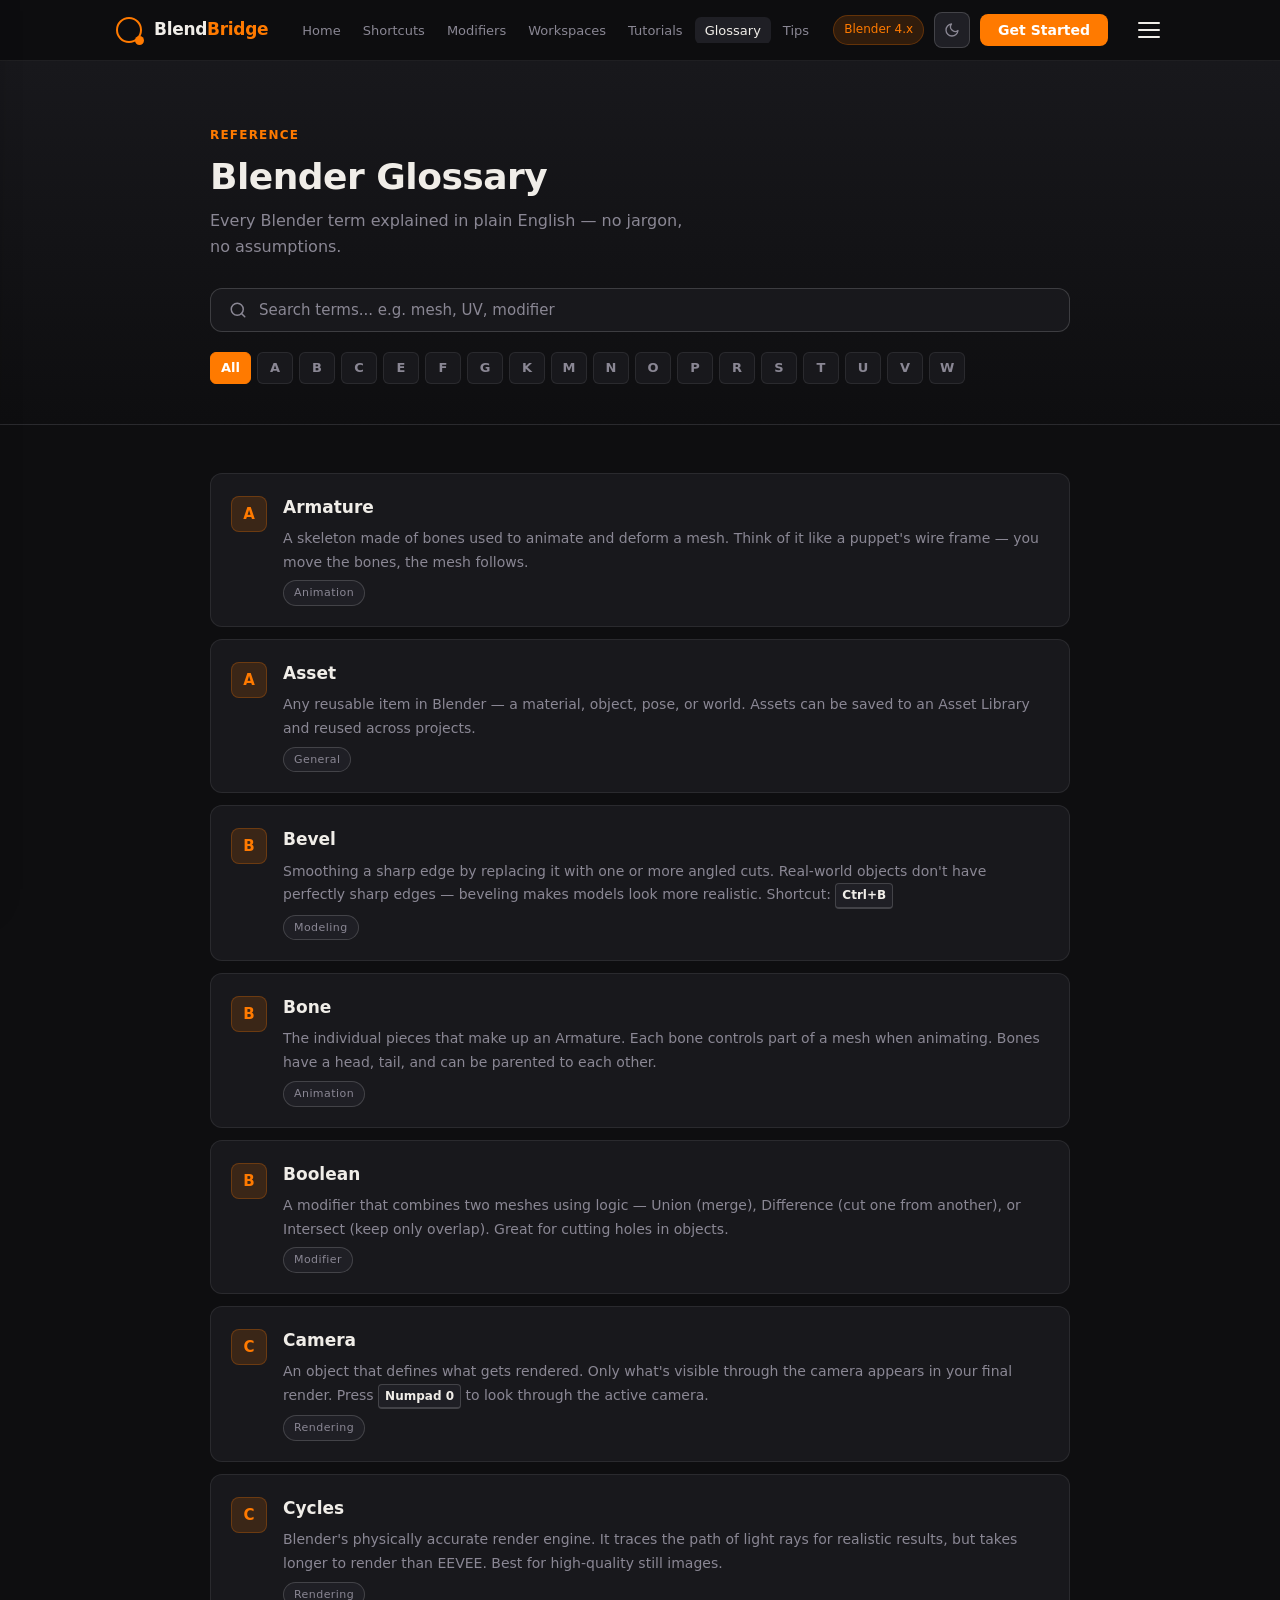
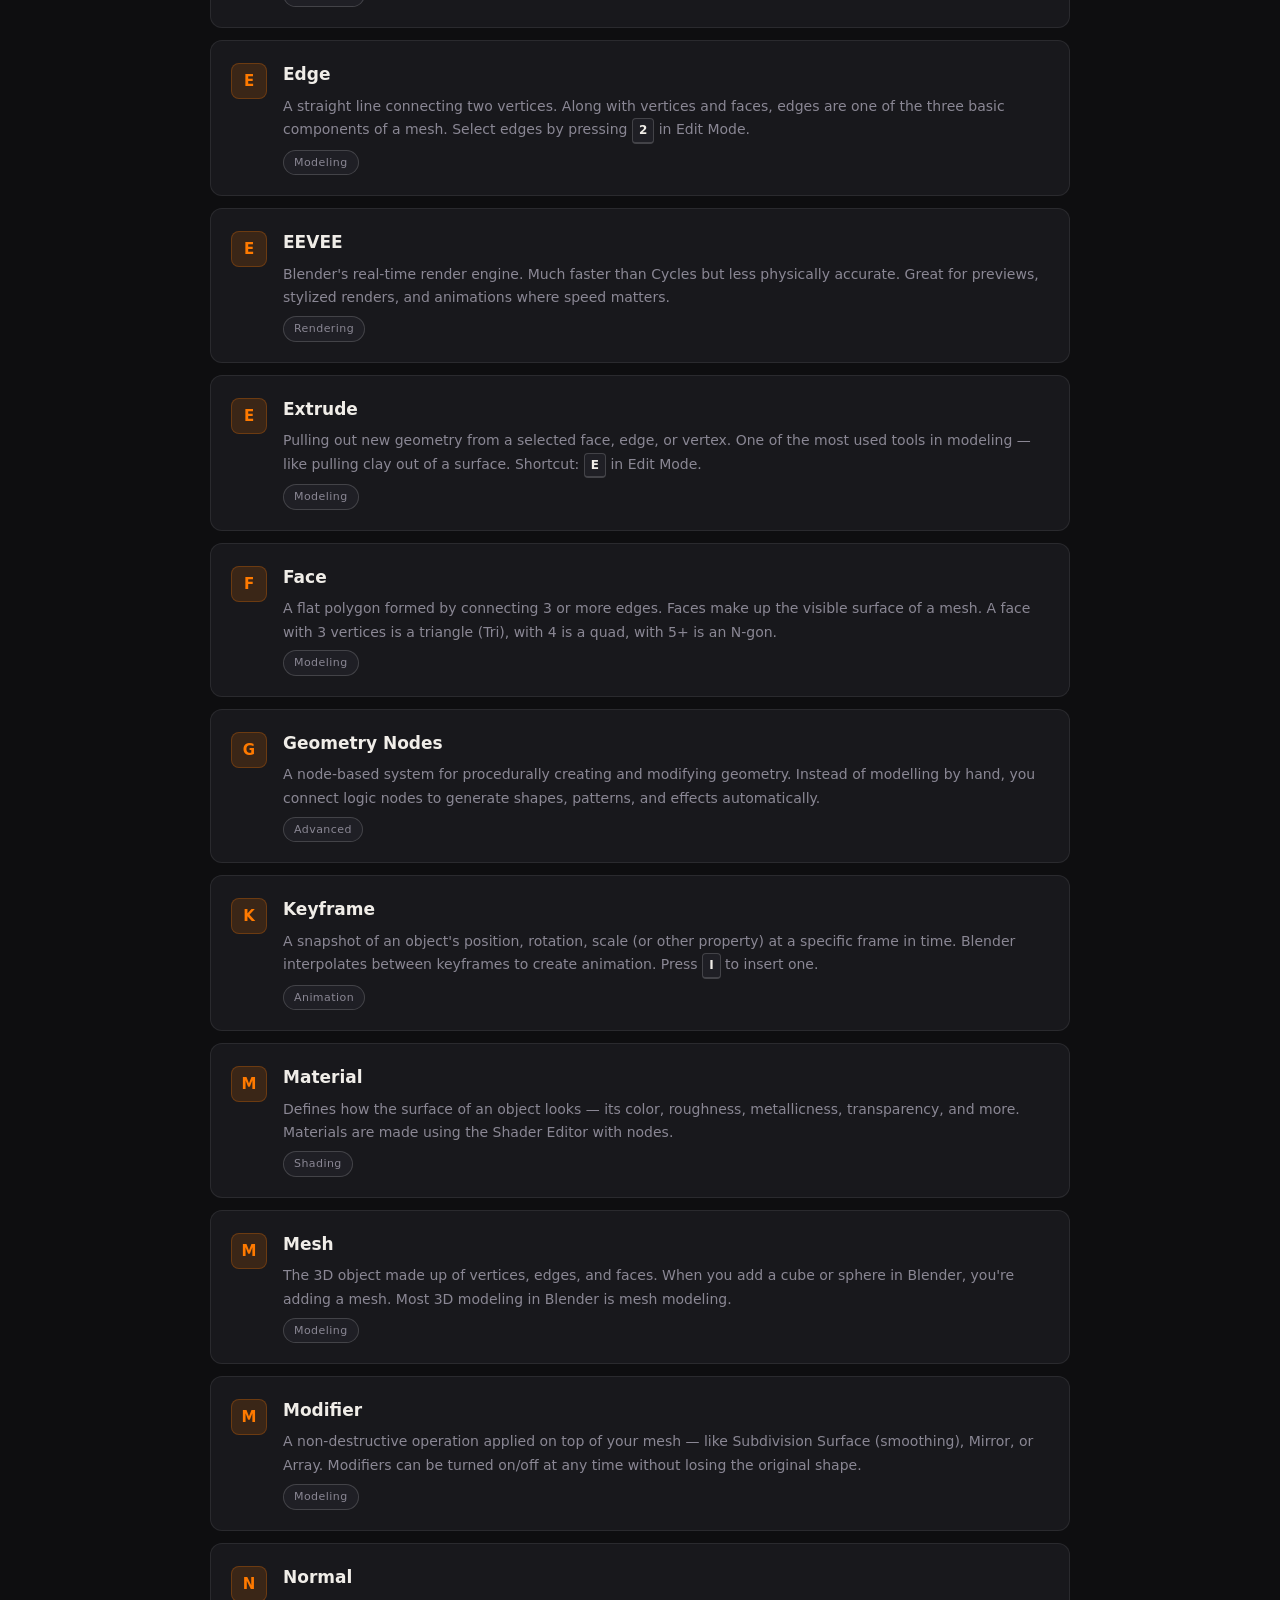
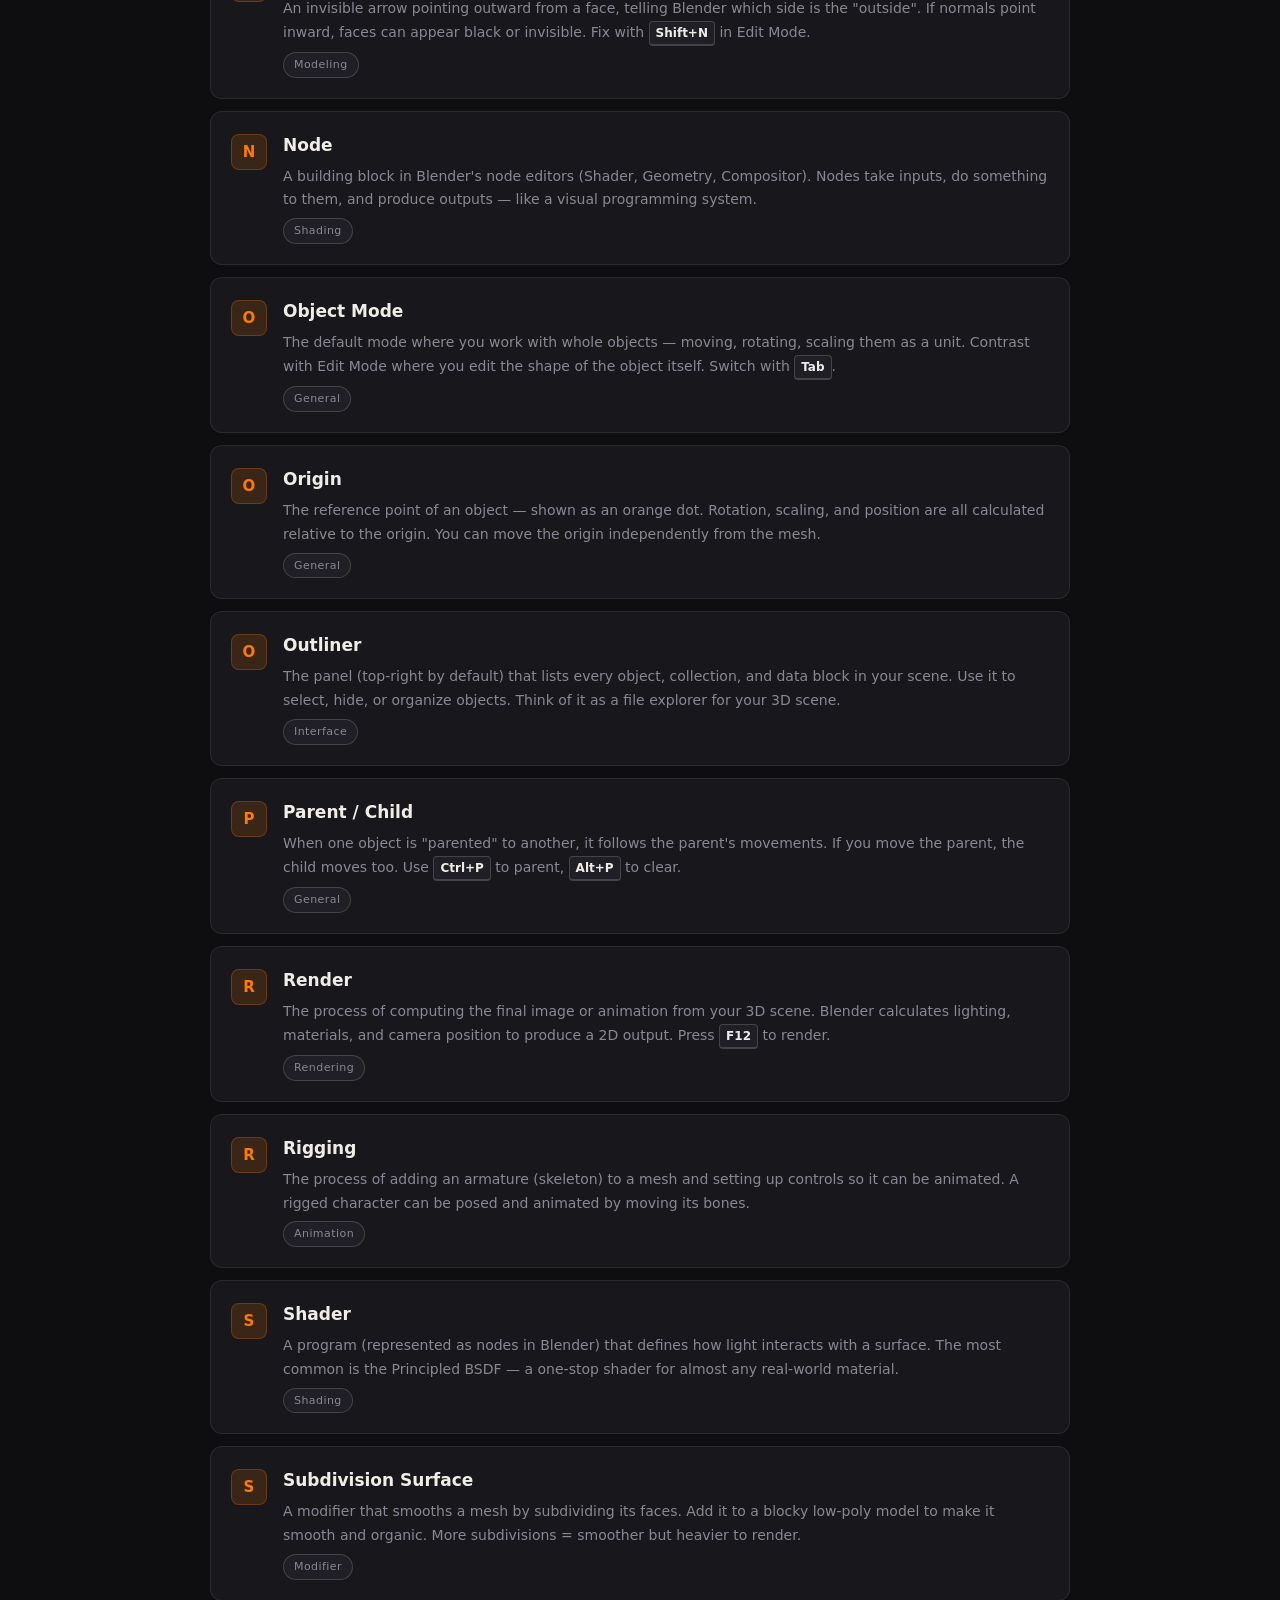
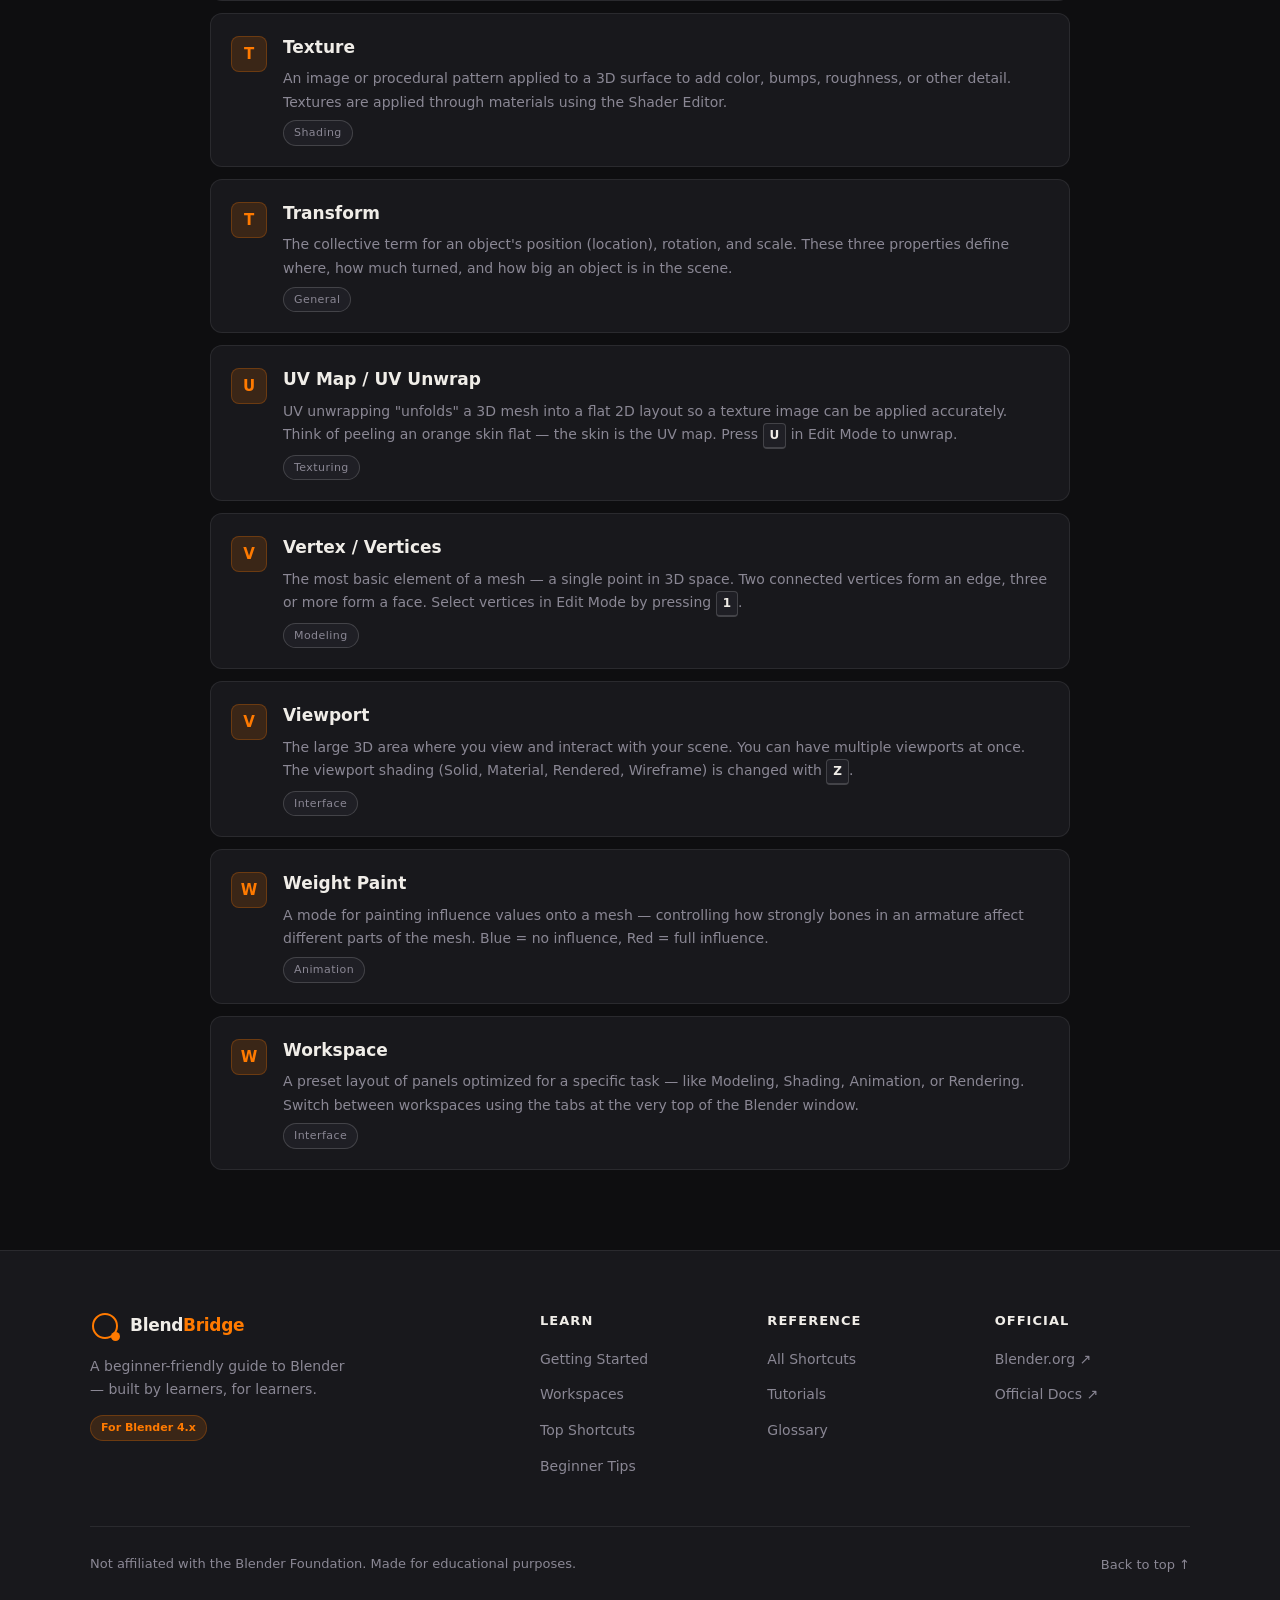
<file: glossary.html>
<!DOCTYPE html>
<html lang="en" data-theme="dark">
<head>
  <meta charset="UTF-8">
  <meta name="viewport" content="width=device-width, initial-scale=1.0">
  <title>Blender Glossary — BlendBridge</title>
  <link rel="stylesheet" href="style-landing.css">
  <link rel="stylesheet" href="style-glossary.css">
  <link rel="manifest" href="manifest.json">
</head>
<body>

  <!-- ── NAVBAR ── -->
  <nav class="navbar">
    <div class="nav-inner">
      <a class="nav-logo" href="index.html">
        <div class="logo-icon">
          <div class="logo-ring"></div>
          <div class="logo-dot"></div>
        </div>
        <span class="logo-text">Blend<span class="logo-accent">Bridge</span></span>
      </a>
            <ul class="nav-links">
        <li><a href="index.html" class="nav-link">Home</a></li>
        <li><a href="shortcuts.html" class="nav-link">Shortcuts</a></li>
        <li><a href="modifiers.html" class="nav-link">Modifiers</a></li>
        <li><a href="index.html#workspaces" class="nav-link">Workspaces</a></li>
        <li><a href="tutorials.html" class="nav-link">Tutorials</a></li>
        <li><a href="glossary.html" class="nav-link active">Glossary</a></li>
        <li><a href="index.html#tips" class="nav-link">Tips</a></li>
        <li><a href="errors.html" class="nav-link">Errors</a></li>
        <li><a href="practice.html" class="nav-link">Practice &amp; Quiz</a></li>
      </ul>
      <div class="nav-right">
        <span class="version-badge">Blender 4.x</span>
        <button class="dark-mode-toggle" id="darkToggle" aria-label="Toggle dark mode">
          <svg class="icon-moon" width="16" height="16" viewBox="0 0 24 24" fill="none" stroke="currentColor" stroke-width="2" stroke-linecap="round" stroke-linejoin="round"><path d="M21 12.79A9 9 0 1 1 11.21 3 7 7 0 0 0 21 12.79z"/></svg>
          <svg class="icon-sun" width="16" height="16" viewBox="0 0 24 24" fill="none" stroke="currentColor" stroke-width="2" stroke-linecap="round" stroke-linejoin="round"><circle cx="12" cy="12" r="5"/><line x1="12" y1="1" x2="12" y2="3"/><line x1="12" y1="21" x2="12" y2="23"/><line x1="4.22" y1="4.22" x2="5.64" y2="5.64"/><line x1="18.36" y1="18.36" x2="19.78" y2="19.78"/><line x1="1" y1="12" x2="3" y2="12"/><line x1="21" y1="12" x2="23" y2="12"/><line x1="4.22" y1="19.78" x2="5.64" y2="18.36"/><line x1="18.36" y1="5.64" x2="19.78" y2="4.22"/></svg>
        </button>
        <button class="nav-cta" onclick="location.href='index.html#start'">Get Started</button>
      </div>
      <button class="hamburger" id="hamburger" aria-label="Open menu">
        <span></span><span></span><span></span>
      </button>
    </div>
    <div class="mobile-menu" style="display:none">
      <a href="index.html">Home</a>
      <a href="shortcuts.html">Shortcuts</a>
      <a href="tutorials.html">Tutorials</a>
      <a href="glossary.html">Glossary</a>
      <a href="index.html#tips">Tips</a>
      <a href="errors.html">Errors</a>
    </div>
  </nav>

  <!-- ── HEADER ── -->
  <section class="glossary-hero">
    <div class="glossary-hero-inner">
      <span class="section-eyebrow">Reference</span>
      <h1 class="section-title">Blender Glossary</h1>
      <p class="section-desc">Every Blender term explained in plain English — no jargon, no assumptions.</p>

      <div class="glossary-search-wrap">
        <svg width="18" height="18" viewBox="0 0 24 24" fill="none" stroke="currentColor" stroke-width="2" stroke-linecap="round" stroke-linejoin="round"><circle cx="11" cy="11" r="8"/><line x1="21" y1="21" x2="16.65" y2="16.65"/></svg>
        <input type="text" id="glossarySearch" placeholder="Search terms... e.g. mesh, UV, modifier" autocomplete="off" />
        <span id="glossaryCount" class="glossary-count"></span>
      </div>

      <div class="glossary-alpha-filter">
        <button class="alpha-btn active" data-filter="all">All</button>
        <button class="alpha-btn" data-filter="A">A</button>
        <button class="alpha-btn" data-filter="B">B</button>
        <button class="alpha-btn" data-filter="C">C</button>
        <button class="alpha-btn" data-filter="E">E</button>
        <button class="alpha-btn" data-filter="F">F</button>
        <button class="alpha-btn" data-filter="G">G</button>
        <button class="alpha-btn" data-filter="K">K</button>
        <button class="alpha-btn" data-filter="M">M</button>
        <button class="alpha-btn" data-filter="N">N</button>
        <button class="alpha-btn" data-filter="O">O</button>
        <button class="alpha-btn" data-filter="P">P</button>
        <button class="alpha-btn" data-filter="R">R</button>
        <button class="alpha-btn" data-filter="S">S</button>
        <button class="alpha-btn" data-filter="T">T</button>
        <button class="alpha-btn" data-filter="U">U</button>
        <button class="alpha-btn" data-filter="V">V</button>
        <button class="alpha-btn" data-filter="W">W</button>
      </div>
    </div>
  </section>

  <!-- ── GLOSSARY TERMS ── -->
  <section class="glossary-body">
    <div class="glossary-body-inner">

      <div id="noGlossaryResults" class="no-results-msg" style="display:none;">
        No terms found. Try a different search.
      </div>

      <div class="glossary-grid" id="glossaryGrid">

        <!-- A -->
        <div class="g-term" data-letter="A">
          <div class="g-letter-badge">A</div>
          <div class="g-content">
            <h3 class="g-term-title">Armature</h3>
            <p class="g-term-def">A skeleton made of bones used to animate and deform a mesh. Think of it like a puppet's wire frame — you move the bones, the mesh follows.</p>
            <span class="g-tag">Animation</span>
          </div>
        </div>

        <div class="g-term" data-letter="A">
          <div class="g-letter-badge">A</div>
          <div class="g-content">
            <h3 class="g-term-title">Asset</h3>
            <p class="g-term-def">Any reusable item in Blender — a material, object, pose, or world. Assets can be saved to an Asset Library and reused across projects.</p>
            <span class="g-tag">General</span>
          </div>
        </div>

        <!-- B -->
        <div class="g-term" data-letter="B">
          <div class="g-letter-badge">B</div>
          <div class="g-content">
            <h3 class="g-term-title">Bevel</h3>
            <p class="g-term-def">Smoothing a sharp edge by replacing it with one or more angled cuts. Real-world objects don't have perfectly sharp edges — beveling makes models look more realistic. Shortcut: <kbd>Ctrl+B</kbd></p>
            <span class="g-tag">Modeling</span>
          </div>
        </div>

        <div class="g-term" data-letter="B">
          <div class="g-letter-badge">B</div>
          <div class="g-content">
            <h3 class="g-term-title">Bone</h3>
            <p class="g-term-def">The individual pieces that make up an Armature. Each bone controls part of a mesh when animating. Bones have a head, tail, and can be parented to each other.</p>
            <span class="g-tag">Animation</span>
          </div>
        </div>

        <div class="g-term" data-letter="B">
          <div class="g-letter-badge">B</div>
          <div class="g-content">
            <h3 class="g-term-title">Boolean</h3>
            <p class="g-term-def">A modifier that combines two meshes using logic — Union (merge), Difference (cut one from another), or Intersect (keep only overlap). Great for cutting holes in objects.</p>
            <span class="g-tag">Modifier</span>
          </div>
        </div>

        <!-- C -->
        <div class="g-term" data-letter="C">
          <div class="g-letter-badge">C</div>
          <div class="g-content">
            <h3 class="g-term-title">Camera</h3>
            <p class="g-term-def">An object that defines what gets rendered. Only what's visible through the camera appears in your final render. Press <kbd>Numpad 0</kbd> to look through the active camera.</p>
            <span class="g-tag">Rendering</span>
          </div>
        </div>

        <div class="g-term" data-letter="C">
          <div class="g-letter-badge">C</div>
          <div class="g-content">
            <h3 class="g-term-title">Cycles</h3>
            <p class="g-term-def">Blender's physically accurate render engine. It traces the path of light rays for realistic results, but takes longer to render than EEVEE. Best for high-quality still images.</p>
            <span class="g-tag">Rendering</span>
          </div>
        </div>

        <!-- E -->
        <div class="g-term" data-letter="E">
          <div class="g-letter-badge">E</div>
          <div class="g-content">
            <h3 class="g-term-title">Edge</h3>
            <p class="g-term-def">A straight line connecting two vertices. Along with vertices and faces, edges are one of the three basic components of a mesh. Select edges by pressing <kbd>2</kbd> in Edit Mode.</p>
            <span class="g-tag">Modeling</span>
          </div>
        </div>

        <div class="g-term" data-letter="E">
          <div class="g-letter-badge">E</div>
          <div class="g-content">
            <h3 class="g-term-title">EEVEE</h3>
            <p class="g-term-def">Blender's real-time render engine. Much faster than Cycles but less physically accurate. Great for previews, stylized renders, and animations where speed matters.</p>
            <span class="g-tag">Rendering</span>
          </div>
        </div>

        <div class="g-term" data-letter="E">
          <div class="g-letter-badge">E</div>
          <div class="g-content">
            <h3 class="g-term-title">Extrude</h3>
            <p class="g-term-def">Pulling out new geometry from a selected face, edge, or vertex. One of the most used tools in modeling — like pulling clay out of a surface. Shortcut: <kbd>E</kbd> in Edit Mode.</p>
            <span class="g-tag">Modeling</span>
          </div>
        </div>

        <!-- F -->
        <div class="g-term" data-letter="F">
          <div class="g-letter-badge">F</div>
          <div class="g-content">
            <h3 class="g-term-title">Face</h3>
            <p class="g-term-def">A flat polygon formed by connecting 3 or more edges. Faces make up the visible surface of a mesh. A face with 3 vertices is a triangle (Tri), with 4 is a quad, with 5+ is an N-gon.</p>
            <span class="g-tag">Modeling</span>
          </div>
        </div>

        <!-- G -->
        <div class="g-term" data-letter="G">
          <div class="g-letter-badge">G</div>
          <div class="g-content">
            <h3 class="g-term-title">Geometry Nodes</h3>
            <p class="g-term-def">A node-based system for procedurally creating and modifying geometry. Instead of modelling by hand, you connect logic nodes to generate shapes, patterns, and effects automatically.</p>
            <span class="g-tag">Advanced</span>
          </div>
        </div>

        <!-- K -->
        <div class="g-term" data-letter="K">
          <div class="g-letter-badge">K</div>
          <div class="g-content">
            <h3 class="g-term-title">Keyframe</h3>
            <p class="g-term-def">A snapshot of an object's position, rotation, scale (or other property) at a specific frame in time. Blender interpolates between keyframes to create animation. Press <kbd>I</kbd> to insert one.</p>
            <span class="g-tag">Animation</span>
          </div>
        </div>

        <!-- M -->
        <div class="g-term" data-letter="M">
          <div class="g-letter-badge">M</div>
          <div class="g-content">
            <h3 class="g-term-title">Material</h3>
            <p class="g-term-def">Defines how the surface of an object looks — its color, roughness, metallicness, transparency, and more. Materials are made using the Shader Editor with nodes.</p>
            <span class="g-tag">Shading</span>
          </div>
        </div>

        <div class="g-term" data-letter="M">
          <div class="g-letter-badge">M</div>
          <div class="g-content">
            <h3 class="g-term-title">Mesh</h3>
            <p class="g-term-def">The 3D object made up of vertices, edges, and faces. When you add a cube or sphere in Blender, you're adding a mesh. Most 3D modeling in Blender is mesh modeling.</p>
            <span class="g-tag">Modeling</span>
          </div>
        </div>

        <div class="g-term" data-letter="M">
          <div class="g-letter-badge">M</div>
          <div class="g-content">
            <h3 class="g-term-title">Modifier</h3>
            <p class="g-term-def">A non-destructive operation applied on top of your mesh — like Subdivision Surface (smoothing), Mirror, or Array. Modifiers can be turned on/off at any time without losing the original shape.</p>
            <span class="g-tag">Modeling</span>
          </div>
        </div>

        <!-- N -->
        <div class="g-term" data-letter="N">
          <div class="g-letter-badge">N</div>
          <div class="g-content">
            <h3 class="g-term-title">Normal</h3>
            <p class="g-term-def">An invisible arrow pointing outward from a face, telling Blender which side is the "outside". If normals point inward, faces can appear black or invisible. Fix with <kbd>Shift+N</kbd> in Edit Mode.</p>
            <span class="g-tag">Modeling</span>
          </div>
        </div>

        <div class="g-term" data-letter="N">
          <div class="g-letter-badge">N</div>
          <div class="g-content">
            <h3 class="g-term-title">Node</h3>
            <p class="g-term-def">A building block in Blender's node editors (Shader, Geometry, Compositor). Nodes take inputs, do something to them, and produce outputs — like a visual programming system.</p>
            <span class="g-tag">Shading</span>
          </div>
        </div>

        <!-- O -->
        <div class="g-term" data-letter="O">
          <div class="g-letter-badge">O</div>
          <div class="g-content">
            <h3 class="g-term-title">Object Mode</h3>
            <p class="g-term-def">The default mode where you work with whole objects — moving, rotating, scaling them as a unit. Contrast with Edit Mode where you edit the shape of the object itself. Switch with <kbd>Tab</kbd>.</p>
            <span class="g-tag">General</span>
          </div>
        </div>

        <div class="g-term" data-letter="O">
          <div class="g-letter-badge">O</div>
          <div class="g-content">
            <h3 class="g-term-title">Origin</h3>
            <p class="g-term-def">The reference point of an object — shown as an orange dot. Rotation, scaling, and position are all calculated relative to the origin. You can move the origin independently from the mesh.</p>
            <span class="g-tag">General</span>
          </div>
        </div>

        <div class="g-term" data-letter="O">
          <div class="g-letter-badge">O</div>
          <div class="g-content">
            <h3 class="g-term-title">Outliner</h3>
            <p class="g-term-def">The panel (top-right by default) that lists every object, collection, and data block in your scene. Use it to select, hide, or organize objects. Think of it as a file explorer for your 3D scene.</p>
            <span class="g-tag">Interface</span>
          </div>
        </div>

        <!-- P -->
        <div class="g-term" data-letter="P">
          <div class="g-letter-badge">P</div>
          <div class="g-content">
            <h3 class="g-term-title">Parent / Child</h3>
            <p class="g-term-def">When one object is "parented" to another, it follows the parent's movements. If you move the parent, the child moves too. Use <kbd>Ctrl+P</kbd> to parent, <kbd>Alt+P</kbd> to clear.</p>
            <span class="g-tag">General</span>
          </div>
        </div>

        <!-- R -->
        <div class="g-term" data-letter="R">
          <div class="g-letter-badge">R</div>
          <div class="g-content">
            <h3 class="g-term-title">Render</h3>
            <p class="g-term-def">The process of computing the final image or animation from your 3D scene. Blender calculates lighting, materials, and camera position to produce a 2D output. Press <kbd>F12</kbd> to render.</p>
            <span class="g-tag">Rendering</span>
          </div>
        </div>

        <div class="g-term" data-letter="R">
          <div class="g-letter-badge">R</div>
          <div class="g-content">
            <h3 class="g-term-title">Rigging</h3>
            <p class="g-term-def">The process of adding an armature (skeleton) to a mesh and setting up controls so it can be animated. A rigged character can be posed and animated by moving its bones.</p>
            <span class="g-tag">Animation</span>
          </div>
        </div>

        <!-- S -->
        <div class="g-term" data-letter="S">
          <div class="g-letter-badge">S</div>
          <div class="g-content">
            <h3 class="g-term-title">Shader</h3>
            <p class="g-term-def">A program (represented as nodes in Blender) that defines how light interacts with a surface. The most common is the Principled BSDF — a one-stop shader for almost any real-world material.</p>
            <span class="g-tag">Shading</span>
          </div>
        </div>

        <div class="g-term" data-letter="S">
          <div class="g-letter-badge">S</div>
          <div class="g-content">
            <h3 class="g-term-title">Subdivision Surface</h3>
            <p class="g-term-def">A modifier that smooths a mesh by subdividing its faces. Add it to a blocky low-poly model to make it smooth and organic. More subdivisions = smoother but heavier to render.</p>
            <span class="g-tag">Modifier</span>
          </div>
        </div>

        <!-- T -->
        <div class="g-term" data-letter="T">
          <div class="g-letter-badge">T</div>
          <div class="g-content">
            <h3 class="g-term-title">Texture</h3>
            <p class="g-term-def">An image or procedural pattern applied to a 3D surface to add color, bumps, roughness, or other detail. Textures are applied through materials using the Shader Editor.</p>
            <span class="g-tag">Shading</span>
          </div>
        </div>

        <div class="g-term" data-letter="T">
          <div class="g-letter-badge">T</div>
          <div class="g-content">
            <h3 class="g-term-title">Transform</h3>
            <p class="g-term-def">The collective term for an object's position (location), rotation, and scale. These three properties define where, how much turned, and how big an object is in the scene.</p>
            <span class="g-tag">General</span>
          </div>
        </div>

        <!-- U -->
        <div class="g-term" data-letter="U">
          <div class="g-letter-badge">U</div>
          <div class="g-content">
            <h3 class="g-term-title">UV Map / UV Unwrap</h3>
            <p class="g-term-def">UV unwrapping "unfolds" a 3D mesh into a flat 2D layout so a texture image can be applied accurately. Think of peeling an orange skin flat — the skin is the UV map. Press <kbd>U</kbd> in Edit Mode to unwrap.</p>
            <span class="g-tag">Texturing</span>
          </div>
        </div>

        <!-- V -->
        <div class="g-term" data-letter="V">
          <div class="g-letter-badge">V</div>
          <div class="g-content">
            <h3 class="g-term-title">Vertex / Vertices</h3>
            <p class="g-term-def">The most basic element of a mesh — a single point in 3D space. Two connected vertices form an edge, three or more form a face. Select vertices in Edit Mode by pressing <kbd>1</kbd>.</p>
            <span class="g-tag">Modeling</span>
          </div>
        </div>

        <div class="g-term" data-letter="V">
          <div class="g-letter-badge">V</div>
          <div class="g-content">
            <h3 class="g-term-title">Viewport</h3>
            <p class="g-term-def">The large 3D area where you view and interact with your scene. You can have multiple viewports at once. The viewport shading (Solid, Material, Rendered, Wireframe) is changed with <kbd>Z</kbd>.</p>
            <span class="g-tag">Interface</span>
          </div>
        </div>

        <!-- W -->
        <div class="g-term" data-letter="W">
          <div class="g-letter-badge">W</div>
          <div class="g-content">
            <h3 class="g-term-title">Weight Paint</h3>
            <p class="g-term-def">A mode for painting influence values onto a mesh — controlling how strongly bones in an armature affect different parts of the mesh. Blue = no influence, Red = full influence.</p>
            <span class="g-tag">Animation</span>
          </div>
        </div>

        <div class="g-term" data-letter="W">
          <div class="g-letter-badge">W</div>
          <div class="g-content">
            <h3 class="g-term-title">Workspace</h3>
            <p class="g-term-def">A preset layout of panels optimized for a specific task — like Modeling, Shading, Animation, or Rendering. Switch between workspaces using the tabs at the very top of the Blender window.</p>
            <span class="g-tag">Interface</span>
          </div>
        </div>

      </div>
    </div>
  </section>

  <!-- ── FOOTER ── -->
  <footer class="footer">
    <div class="footer-inner">
      <div class="footer-top">
        <div class="footer-brand">
          <a class="footer-logo" href="index.html">
            <div class="logo-icon"><div class="logo-ring"></div><div class="logo-dot"></div></div>
            <span class="logo-text">Blend<span class="logo-accent">Bridge</span></span>
          </a>
          <p class="footer-tagline">A beginner-friendly guide to Blender — built by learners, for learners.</p>
          <span class="footer-version">For Blender 4.x</span>
        </div>
        <div class="footer-links-group">
          <div class="footer-col">
            <h4 class="footer-col-title">Learn</h4>
            <ul>
              <li><a href="index.html#start">Getting Started</a></li>
              <li><a href="index.html#workspaces">Workspaces</a></li>
              <li><a href="index.html#shortcuts">Top Shortcuts</a></li>
              <li><a href="index.html#tips">Beginner Tips</a></li>
            </ul>
          </div>
          <div class="footer-col">
            <h4 class="footer-col-title">Reference</h4>
            <ul>
              <li><a href="shortcuts.html">All Shortcuts</a></li>
              <li><a href="tutorials.html">Tutorials</a></li>
              <li><a href="glossary.html">Glossary</a></li>
            </ul>
          </div>
          <div class="footer-col">
            <h4 class="footer-col-title">Official</h4>
            <ul>
              <li><a href="https://www.blender.org" target="_blank" rel="noopener">Blender.org ↗</a></li>
              <li><a href="https://docs.blender.org" target="_blank" rel="noopener">Official Docs ↗</a></li>
            </ul>
          </div>
        </div>
      </div>
      <div class="footer-bottom">
        <p class="footer-copy">Not affiliated with the Blender Foundation. Made for educational purposes.</p>
        <div class="footer-bottom-links"><a href="#">Back to top ↑</a></div>
      </div>
    </div>
  </footer>

  


  
  <!-- SIDE DRAWER -->
  <div class="sd-overlay" id="sdOverlay"></div>
  <div class="side-drawer" id="sideDrawer">
    <div class="sd-header">
      <span class="sd-logo">Blend<span style="color:var(--accent)">Bridge</span></span>
      <button class="sd-close" id="sdClose" aria-label="Close menu">
        <svg width="20" height="20" viewBox="0 0 24 24" fill="none" stroke="currentColor" stroke-width="2.5" stroke-linecap="round" stroke-linejoin="round"><line x1="18" y1="6" x2="6" y2="18"/><line x1="6" y1="6" x2="18" y2="18"/></svg>
      </button>
    </div>
    <nav class="sd-nav">
      <a href="index.html" class="sd-link"><span class="sd-icon">🏠</span>Home</a>
      <a href="shortcuts.html" class="sd-link"><span class="sd-icon">⌨️</span>Shortcuts</a>
      <a href="modifiers.html" class="sd-link"><span class="sd-icon">🔧</span>Modifiers</a>
      <a href="index.html#workspaces" class="sd-link"><span class="sd-icon">🖥️</span>Workspaces</a>
      <a href="tutorials.html" class="sd-link"><span class="sd-icon">🎬</span>Tutorials</a>
      <a href="glossary.html" class="sd-link active"><span class="sd-icon">📖</span>Glossary</a>
      <a href="index.html#tips" class="sd-link"><span class="sd-icon">💡</span>Tips</a>
      <a href="errors.html" class="sd-link"><span class="sd-icon">⚠️</span>Errors</a>
      <a href="practice.html" class="sd-link"><span class="sd-icon">🎯</span>Practice &amp; Quiz</a>
    </nav>
    <div class="sd-footer"><span class="sd-footer-text">For Blender 4.x</span></div>
  </div>

  <script>
    // ── Dark / Light Mode Toggle (with localStorage sync) ──
    const darkToggle = document.getElementById('darkToggle');
    const htmlEl = document.documentElement;
    const savedTheme = localStorage.getItem('theme') || 'dark';
    htmlEl.setAttribute('data-theme', savedTheme);
    if (darkToggle) {
      darkToggle.addEventListener('click', () => {
        const next = htmlEl.getAttribute('data-theme') === 'dark' ? 'light' : 'dark';
        htmlEl.setAttribute('data-theme', next);
        localStorage.setItem('theme', next);
      });
    }

    // ── Hamburger / Side Drawer ──
    const ham     = document.getElementById('hamburger');
    const drawer  = document.getElementById('sideDrawer');
    const overlay = document.getElementById('sdOverlay');
    const sdClose = document.getElementById('sdClose');
    function openDrawer() {
      if (drawer) drawer.classList.add('open');
      if (overlay) overlay.classList.add('open');
      document.body.style.overflow = 'hidden';
    }
    function closeDrawer() {
      if (drawer) drawer.classList.remove('open');
      if (overlay) overlay.classList.remove('open');
      document.body.style.overflow = '';
    }
    if (ham)     ham.addEventListener('click', openDrawer);
    if (sdClose) sdClose.addEventListener('click', closeDrawer);
    if (overlay) overlay.addEventListener('click', closeDrawer);
    if (drawer) {
      drawer.querySelectorAll('a').forEach(link => link.addEventListener('click', closeDrawer));
    }
    document.addEventListener('keydown', e => { if (e.key === 'Escape') closeDrawer(); });

    // ── Glossary Live Search + A–Z Filter ──
    const searchInput = document.getElementById('glossarySearch');
    const countEl     = document.getElementById('glossaryCount');
    const noResults   = document.getElementById('noGlossaryResults');
    const terms       = document.querySelectorAll('.g-term');
    const alphaBtns   = document.querySelectorAll('.alpha-btn');

    let activeFilter = 'all';

    function applyFilters() {
      const query = (searchInput ? searchInput.value : '').toLowerCase().trim();
      let visible = 0;

      terms.forEach(term => {
        const letter      = term.dataset.letter;
        const text        = term.textContent.toLowerCase();
        const matchAlpha  = activeFilter === 'all' || letter === activeFilter;
        const matchSearch = query === '' || text.includes(query);

        if (matchAlpha && matchSearch) {
          term.style.display = '';
          visible++;
        } else {
          term.style.display = 'none';
        }
      });

      if (countEl) {
        countEl.textContent = query || activeFilter !== 'all'
          ? visible + ' term' + (visible !== 1 ? 's' : '')
          : '';
      }
      if (noResults) noResults.style.display = visible === 0 ? 'block' : 'none';
    }

    if (searchInput) searchInput.addEventListener('input', applyFilters);

    alphaBtns.forEach(btn => {
      btn.addEventListener('click', () => {
        alphaBtns.forEach(b => b.classList.remove('active'));
        btn.classList.add('active');
        activeFilter = btn.dataset.filter;
        applyFilters();
      });
    });

    // ── PWA Offline Service Worker Registration ──
    if ('serviceWorker' in navigator) {
      window.addEventListener('load', () => {
        navigator.serviceWorker.register('./sw.js').catch(() => {});
      });
    }
  </script>
</body>
</html>
</file>
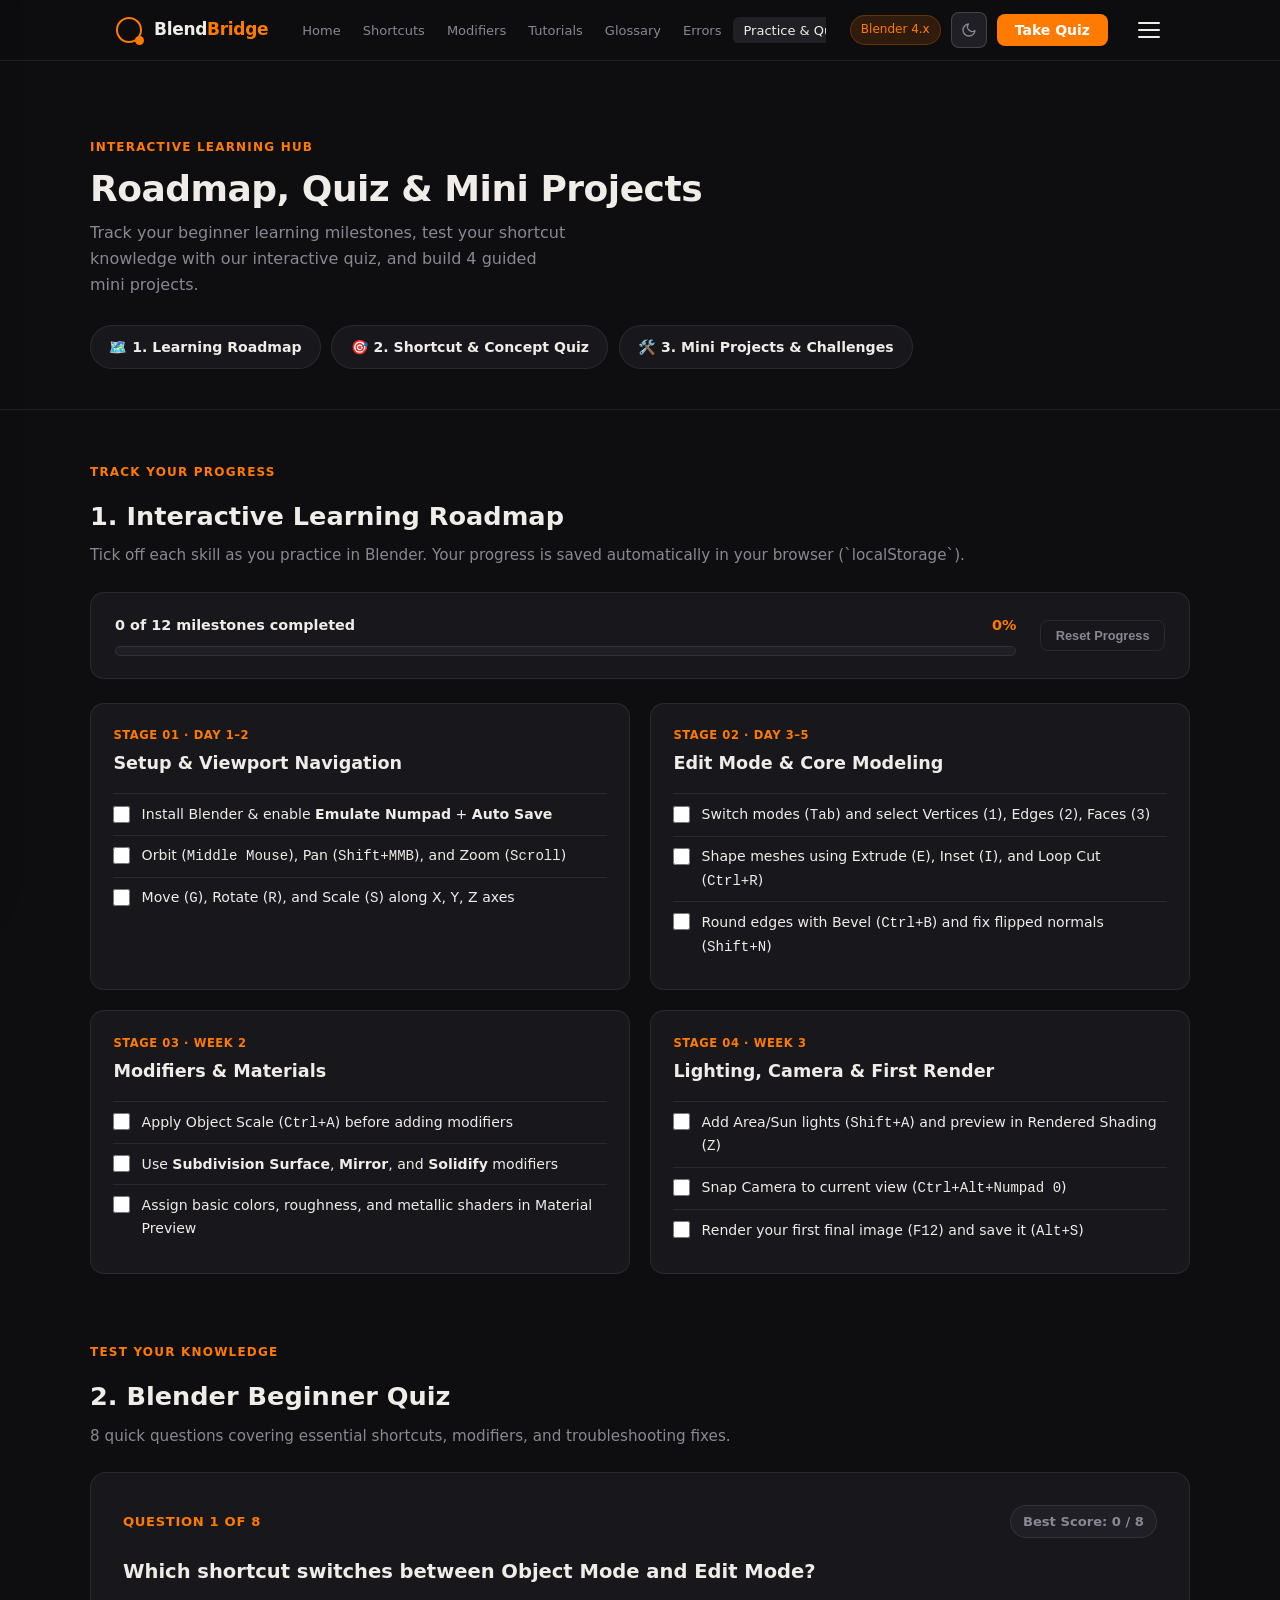
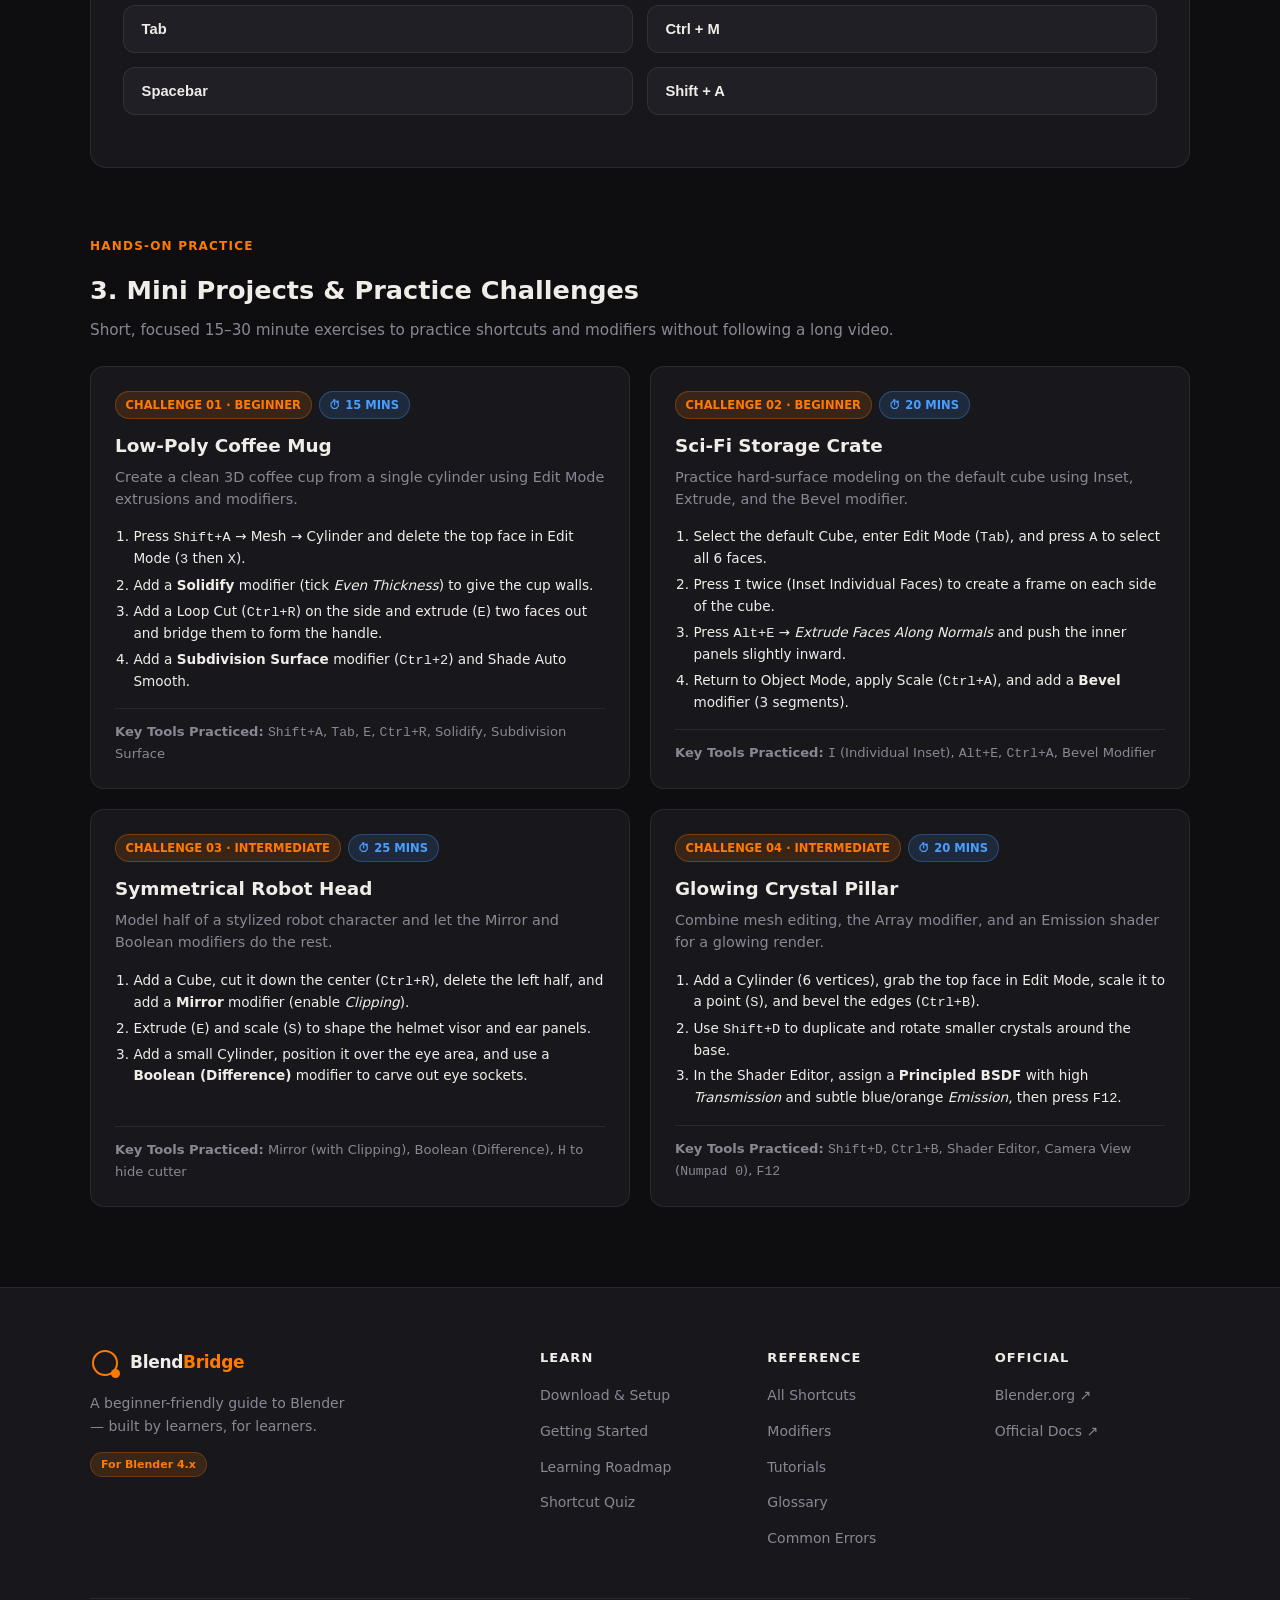
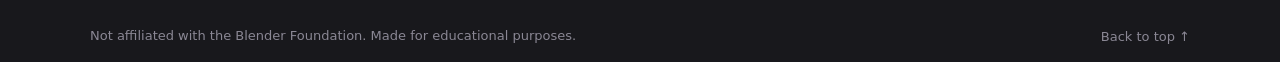
<file: practice.html>
<!DOCTYPE html>
<html lang="en" data-theme="dark">
<head>
  <meta charset="UTF-8">
  <meta name="viewport" content="width=device-width, initial-scale=1.0">
  <title>Practice, Quiz &amp; Roadmap — BlendBridge</title>
  <link rel="stylesheet" href="style-landing.css">
  <link rel="manifest" href="manifest.json">
  <style>
    /* ── PRACTICE HUB: ROADMAP, QUIZ & MINI PROJECTS ── */
    .prac-hero {
      padding: 4.5rem 1.5rem 2.5rem;
      border-bottom: 1px solid var(--border);
      background: var(--bg);
    }
    .prac-hero-inner {
      max-width: 1100px;
      margin: 0 auto;
    }
    .prac-tabs {
      display: flex;
      flex-wrap: wrap;
      gap: 0.65rem;
      margin-top: 1.75rem;
    }
    .prac-tab {
      background: var(--bg-card);
      color: var(--text);
      border: 1px solid var(--border);
      padding: 0.6rem 1.15rem;
      border-radius: 999px;
      font-size: 0.88rem;
      font-weight: 600;
      text-decoration: none;
      transition: all 0.2s ease;
    }
    .prac-tab:hover {
      border-color: #ff7a00;
      color: #ff7a00;
    }
    .prac-body {
      padding: 3rem 1.5rem 5rem;
      background: var(--bg);
    }
    .prac-body-inner {
      max-width: 1100px;
      margin: 0 auto;
      display: flex;
      flex-direction: column;
      gap: 4rem;
    }
    .prac-sec-header {
      margin-bottom: 1.5rem;
    }
    .prac-sec-title {
      font-size: 1.6rem;
      font-weight: 800;
      color: var(--text);
      margin: 0.25rem 0 0.4rem;
    }
    .prac-sec-desc {
      font-size: 0.95rem;
      color: var(--text-muted);
      margin: 0;
    }

    /* ── 1. LEARNING ROADMAP CHECKLIST ── */
    .rm-progress-card {
      background: var(--bg-card);
      border: 1px solid var(--border);
      border-radius: 14px;
      padding: 1.35rem 1.5rem;
      margin-bottom: 1.5rem;
      display: flex;
      align-items: center;
      justify-content: space-between;
      gap: 1.5rem;
      flex-wrap: wrap;
    }
    .rm-progress-left {
      flex: 1;
      min-width: 240px;
    }
    .rm-progress-top {
      display: flex;
      justify-content: space-between;
      align-items: center;
      margin-bottom: 0.55rem;
      font-size: 0.9rem;
      font-weight: 700;
      color: var(--text);
    }
    .rm-progress-pct {
      color: #ff7a00;
    }
    .rm-bar-bg {
      height: 10px;
      background: var(--bg-surface, rgba(255,255,255,0.06));
      border-radius: 999px;
      overflow: hidden;
      border: 1px solid var(--border);
    }
    .rm-bar-fill {
      height: 100%;
      width: 0%;
      background: linear-gradient(90deg, #ff7a00, #ffa94d);
      border-radius: 999px;
      transition: width 0.3s ease;
    }
    .rm-reset-btn {
      background: transparent;
      border: 1px solid var(--border);
      color: var(--text-muted);
      padding: 0.45rem 0.9rem;
      border-radius: 8px;
      font-size: 0.8rem;
      font-weight: 600;
      cursor: pointer;
    }
    .rm-reset-btn:hover {
      border-color: #ff7a00;
      color: var(--text);
    }
    .rm-grid {
      display: grid;
      grid-template-columns: repeat(2, 1fr);
      gap: 1.25rem;
    }
    .rm-stage {
      background: var(--bg-card);
      border: 1px solid var(--border);
      border-radius: 14px;
      padding: 1.4rem;
    }
    .rm-stage-tag {
      font-size: 0.72rem;
      font-weight: 800;
      text-transform: uppercase;
      letter-spacing: 0.05em;
      color: #ff7a00;
      margin-bottom: 0.3rem;
      display: block;
    }
    .rm-stage-title {
      font-size: 1.1rem;
      font-weight: 700;
      color: var(--text);
      margin: 0 0 1rem;
    }
    .rm-item {
      display: flex;
      align-items: flex-start;
      gap: 0.7rem;
      padding: 0.55rem 0;
      border-top: 1px solid var(--border);
      cursor: pointer;
      font-size: 0.88rem;
      color: var(--text);
      user-select: none;
    }
    .rm-item input[type="checkbox"] {
      accent-color: #ff7a00;
      width: 17px;
      height: 17px;
      margin-top: 0.15rem;
      cursor: pointer;
      flex-shrink: 0;
    }
    .rm-item.done span {
      text-decoration: line-through;
      color: var(--text-muted);
    }

    /* ── 2. INTERACTIVE QUIZ ── */
    .quiz-box {
      background: var(--bg-card);
      border: 1px solid var(--border);
      border-radius: 16px;
      padding: 2rem;
    }
    .quiz-top-bar {
      display: flex;
      justify-content: space-between;
      align-items: center;
      margin-bottom: 1.25rem;
      flex-wrap: wrap;
      gap: 0.75rem;
    }
    .quiz-counter {
      font-size: 0.82rem;
      font-weight: 700;
      text-transform: uppercase;
      letter-spacing: 0.05em;
      color: #ff7a00;
    }
    .quiz-best {
      font-size: 0.82rem;
      font-weight: 600;
      color: var(--text-muted);
      background: var(--bg-surface, rgba(255,255,255,0.04));
      border: 1px solid var(--border);
      padding: 0.3rem 0.75rem;
      border-radius: 999px;
    }
    .quiz-question {
      font-size: 1.22rem;
      font-weight: 700;
      color: var(--text);
      margin: 0 0 1.25rem;
      line-height: 1.4;
    }
    .quiz-options {
      display: grid;
      grid-template-columns: repeat(2, 1fr);
      gap: 0.85rem;
      margin-bottom: 1.25rem;
    }
    .quiz-opt {
      background: var(--bg-surface, rgba(255,255,255,0.03));
      border: 1px solid var(--border);
      border-radius: 12px;
      padding: 0.95rem 1.1rem;
      text-align: left;
      font-size: 0.92rem;
      font-weight: 600;
      color: var(--text);
      cursor: pointer;
      transition: all 0.18s ease;
    }
    .quiz-opt:hover:not(:disabled) {
      border-color: #ff7a00;
    }
    .quiz-opt.correct {
      background: rgba(29, 158, 117, 0.16);
      border-color: #2ec492;
      color: #2ec492;
    }
    .quiz-opt.wrong {
      background: rgba(239, 68, 68, 0.16);
      border-color: #ef4444;
      color: #ef4444;
    }
    .quiz-feedback {
      font-size: 0.9rem;
      line-height: 1.5;
      padding: 0.9rem 1.1rem;
      border-radius: 10px;
      background: var(--bg-surface, rgba(255,255,255,0.04));
      border: 1px solid var(--border);
      color: var(--text);
      margin-bottom: 1.25rem;
      display: none;
    }
    .quiz-actions {
      display: flex;
      justify-content: flex-end;
    }
    .quiz-next-btn {
      background: #ff7a00;
      color: #ffffff;
      border: none;
      padding: 0.65rem 1.35rem;
      border-radius: 10px;
      font-size: 0.9rem;
      font-weight: 700;
      cursor: pointer;
      display: none;
    }

    /* ── 3. MINI PROJECTS & CHALLENGES ── */
    .chal-grid {
      display: grid;
      grid-template-columns: repeat(2, 1fr);
      gap: 1.25rem;
    }
    .chal-card {
      background: var(--bg-card);
      border: 1px solid var(--border);
      border-radius: 14px;
      padding: 1.5rem;
      display: flex;
      flex-direction: column;
      justify-content: space-between;
    }
    .chal-badges {
      display: flex;
      gap: 0.45rem;
      margin-bottom: 0.75rem;
      flex-wrap: wrap;
    }
    .chal-badge {
      font-size: 0.72rem;
      font-weight: 700;
      text-transform: uppercase;
      padding: 0.22rem 0.6rem;
      border-radius: 999px;
      background: rgba(255, 122, 0, 0.14);
      color: #ff7a00;
      border: 1px solid rgba(255, 122, 0, 0.3);
    }
    .chal-badge-time {
      background: rgba(74, 158, 255, 0.14);
      color: #4a9eff;
      border: 1px solid rgba(74, 158, 255, 0.3);
    }
    .chal-title {
      font-size: 1.15rem;
      font-weight: 700;
      color: var(--text);
      margin: 0 0 0.45rem;
    }
    .chal-desc {
      font-size: 0.9rem;
      color: var(--text-muted);
      line-height: 1.5;
      margin: 0 0 1rem;
    }
    .chal-steps {
      font-size: 0.85rem;
      line-height: 1.55;
      color: var(--text);
      padding-left: 1.15rem;
      margin: 0 0 1rem;
    }
    .chal-steps li {
      margin-bottom: 0.3rem;
    }
    .chal-tools {
      font-size: 0.82rem;
      color: var(--text-muted);
      border-top: 1px solid var(--border);
      padding-top: 0.75rem;
    }
    @media (max-width: 820px) {
      .rm-grid, .quiz-options, .chal-grid {
        grid-template-columns: 1fr;
      }
    }
  </style>
</head>
<body>

  <!-- NAVBAR -->
  <nav class="navbar">
    <div class="nav-inner">
      <a class="nav-logo" href="index.html">
        <div class="logo-icon"><div class="logo-ring"></div><div class="logo-dot"></div></div>
        <span class="logo-text">Blend<span class="logo-accent">Bridge</span></span>
      </a>
      <ul class="nav-links">
        <li><a href="index.html" class="nav-link">Home</a></li>
        <li><a href="shortcuts.html" class="nav-link">Shortcuts</a></li>
        <li><a href="modifiers.html" class="nav-link">Modifiers</a></li>
        <li><a href="tutorials.html" class="nav-link">Tutorials</a></li>
        <li><a href="glossary.html" class="nav-link">Glossary</a></li>
        <li><a href="errors.html" class="nav-link">Errors</a></li>
        <li><a href="practice.html" class="nav-link active">Practice &amp; Quiz</a></li>
      </ul>
      <div class="nav-right">
        <span class="version-badge">Blender 4.x</span>
        <button class="dark-mode-toggle" id="darkToggle" aria-label="Toggle dark mode">
          <svg class="icon-moon" width="16" height="16" viewBox="0 0 24 24" fill="none" stroke="currentColor" stroke-width="2" stroke-linecap="round" stroke-linejoin="round"><path d="M21 12.79A9 9 0 1 1 11.21 3 7 7 0 0 0 21 12.79z"/></svg>
          <svg class="icon-sun" width="16" height="16" viewBox="0 0 24 24" fill="none" stroke="currentColor" stroke-width="2" stroke-linecap="round" stroke-linejoin="round"><circle cx="12" cy="12" r="5"/><line x1="12" y1="1" x2="12" y2="3"/><line x1="12" y1="21" x2="12" y2="23"/><line x1="4.22" y1="4.22" x2="5.64" y2="5.64"/><line x1="18.36" y1="18.36" x2="19.78" y2="19.78"/><line x1="1" y1="12" x2="3" y2="12"/><line x1="21" y1="12" x2="23" y2="12"/><line x1="4.22" y1="19.78" x2="5.64" y2="18.36"/><line x1="18.36" y1="5.64" x2="19.78" y2="4.22"/></svg>
        </button>
        <button class="nav-cta" onclick="location.href='#quiz-sec'">Take Quiz</button>
      </div>
      <button class="hamburger" id="hamburger" aria-label="Open menu">
        <span></span><span></span><span></span>
      </button>
    </div>
  </nav>

  <!-- HERO -->
  <section class="prac-hero">
    <div class="prac-hero-inner">
      <span class="section-eyebrow">Interactive Learning Hub</span>
      <h1 class="section-title">Roadmap, Quiz &amp; Mini Projects</h1>
      <p class="section-desc">Track your beginner learning milestones, test your shortcut knowledge with our interactive quiz, and build 4 guided mini projects.</p>

      <div class="prac-tabs">
        <a href="#roadmap-sec" class="prac-tab">🗺️ 1. Learning Roadmap</a>
        <a href="#quiz-sec" class="prac-tab">🎯 2. Shortcut &amp; Concept Quiz</a>
        <a href="#projects-sec" class="prac-tab">🛠️ 3. Mini Projects &amp; Challenges</a>
      </div>
    </div>
  </section>

  <!-- BODY -->
  <section class="prac-body">
    <div class="prac-body-inner">

      <!-- ── SECTION 1: LEARNING ROADMAP ── -->
      <div id="roadmap-sec">
        <div class="prac-sec-header">
          <span class="section-eyebrow">Track Your Progress</span>
          <h2 class="prac-sec-title">1. Interactive Learning Roadmap</h2>
          <p class="prac-sec-desc">Tick off each skill as you practice in Blender. Your progress is saved automatically in your browser (`localStorage`).</p>
        </div>

        <div class="rm-progress-card">
          <div class="rm-progress-left">
            <div class="rm-progress-top">
              <span id="rmStatusText">0 of 12 milestones completed</span>
              <span class="rm-progress-pct" id="rmPctText">0%</span>
            </div>
            <div class="rm-bar-bg">
              <div class="rm-bar-fill" id="rmBarFill"></div>
            </div>
          </div>
          <button class="rm-reset-btn" id="rmResetBtn">Reset Progress</button>
        </div>

        <div class="rm-grid">
          <div class="rm-stage">
            <span class="rm-stage-tag">Stage 01 · Day 1–2</span>
            <h3 class="rm-stage-title">Setup &amp; Viewport Navigation</h3>
            <label class="rm-item"><input type="checkbox" class="rm-check" data-id="m1"><span>Install Blender &amp; enable <strong>Emulate Numpad</strong> + <strong>Auto Save</strong></span></label>
            <label class="rm-item"><input type="checkbox" class="rm-check" data-id="m2"><span>Orbit (<kbd>Middle Mouse</kbd>), Pan (<kbd>Shift+MMB</kbd>), and Zoom (<kbd>Scroll</kbd>)</span></label>
            <label class="rm-item"><input type="checkbox" class="rm-check" data-id="m3"><span>Move (<kbd>G</kbd>), Rotate (<kbd>R</kbd>), and Scale (<kbd>S</kbd>) along X, Y, Z axes</span></label>
          </div>

          <div class="rm-stage">
            <span class="rm-stage-tag">Stage 02 · Day 3–5</span>
            <h3 class="rm-stage-title">Edit Mode &amp; Core Modeling</h3>
            <label class="rm-item"><input type="checkbox" class="rm-check" data-id="m4"><span>Switch modes (<kbd>Tab</kbd>) and select Vertices (<kbd>1</kbd>), Edges (<kbd>2</kbd>), Faces (<kbd>3</kbd>)</span></label>
            <label class="rm-item"><input type="checkbox" class="rm-check" data-id="m5"><span>Shape meshes using Extrude (<kbd>E</kbd>), Inset (<kbd>I</kbd>), and Loop Cut (<kbd>Ctrl+R</kbd>)</span></label>
            <label class="rm-item"><input type="checkbox" class="rm-check" data-id="m6"><span>Round edges with Bevel (<kbd>Ctrl+B</kbd>) and fix flipped normals (<kbd>Shift+N</kbd>)</span></label>
          </div>

          <div class="rm-stage">
            <span class="rm-stage-tag">Stage 03 · Week 2</span>
            <h3 class="rm-stage-title">Modifiers &amp; Materials</h3>
            <label class="rm-item"><input type="checkbox" class="rm-check" data-id="m7"><span>Apply Object Scale (<kbd>Ctrl+A</kbd>) before adding modifiers</span></label>
            <label class="rm-item"><input type="checkbox" class="rm-check" data-id="m8"><span>Use <strong>Subdivision Surface</strong>, <strong>Mirror</strong>, and <strong>Solidify</strong> modifiers</span></label>
            <label class="rm-item"><input type="checkbox" class="rm-check" data-id="m9"><span>Assign basic colors, roughness, and metallic shaders in Material Preview</span></label>
          </div>

          <div class="rm-stage">
            <span class="rm-stage-tag">Stage 04 · Week 3</span>
            <h3 class="rm-stage-title">Lighting, Camera &amp; First Render</h3>
            <label class="rm-item"><input type="checkbox" class="rm-check" data-id="m10"><span>Add Area/Sun lights (<kbd>Shift+A</kbd>) and preview in Rendered Shading (<kbd>Z</kbd>)</span></label>
            <label class="rm-item"><input type="checkbox" class="rm-check" data-id="m11"><span>Snap Camera to current view (<kbd>Ctrl+Alt+Numpad 0</kbd>)</span></label>
            <label class="rm-item"><input type="checkbox" class="rm-check" data-id="m12"><span>Render your first final image (<kbd>F12</kbd>) and save it (<kbd>Alt+S</kbd>)</span></label>
          </div>
        </div>
      </div>

      <!-- ── SECTION 2: INTERACTIVE QUIZ ── -->
      <div id="quiz-sec">
        <div class="prac-sec-header">
          <span class="section-eyebrow">Test Your Knowledge</span>
          <h2 class="prac-sec-title">2. Blender Beginner Quiz</h2>
          <p class="prac-sec-desc">8 quick questions covering essential shortcuts, modifiers, and troubleshooting fixes.</p>
        </div>

        <div class="quiz-box" id="quizBox">
          <div class="quiz-top-bar">
            <span class="quiz-counter" id="quizCounter">Question 1 of 8</span>
            <span class="quiz-best" id="quizBest">Best Score: 0 / 8</span>
          </div>

          <h3 class="quiz-question" id="quizQuestion">Loading question...</h3>
          <div class="quiz-options" id="quizOptions"></div>
          <div class="quiz-feedback" id="quizFeedback"></div>

          <div class="quiz-actions">
            <button class="quiz-next-btn" id="quizNextBtn">Next Question →</button>
          </div>
        </div>
      </div>

      <!-- ── SECTION 3: MINI PROJECTS & PRACTICE CHALLENGES ── -->
      <div id="projects-sec">
        <div class="prac-sec-header">
          <span class="section-eyebrow">Hands-On Practice</span>
          <h2 class="prac-sec-title">3. Mini Projects &amp; Practice Challenges</h2>
          <p class="prac-sec-desc">Short, focused 15–30 minute exercises to practice shortcuts and modifiers without following a long video.</p>
        </div>

        <div class="chal-grid">
          <div class="chal-card">
            <div>
              <div class="chal-badges">
                <span class="chal-badge">Challenge 01 · Beginner</span>
                <span class="chal-badge chal-badge-time">⏱ 15 mins</span>
              </div>
              <h3 class="chal-title">Low-Poly Coffee Mug</h3>
              <p class="chal-desc">Create a clean 3D coffee cup from a single cylinder using Edit Mode extrusions and modifiers.</p>
              <ol class="chal-steps">
                <li>Press <kbd>Shift+A</kbd> → Mesh → Cylinder and delete the top face in Edit Mode (<kbd>3</kbd> then <kbd>X</kbd>).</li>
                <li>Add a <strong>Solidify</strong> modifier (tick <em>Even Thickness</em>) to give the cup walls.</li>
                <li>Add a Loop Cut (<kbd>Ctrl+R</kbd>) on the side and extrude (<kbd>E</kbd>) two faces out and bridge them to form the handle.</li>
                <li>Add a <strong>Subdivision Surface</strong> modifier (<kbd>Ctrl+2</kbd>) and Shade Auto Smooth.</li>
              </ol>
            </div>
            <div class="chal-tools">
              <strong>Key Tools Practiced:</strong> <kbd>Shift+A</kbd>, <kbd>Tab</kbd>, <kbd>E</kbd>, <kbd>Ctrl+R</kbd>, Solidify, Subdivision Surface
            </div>
          </div>

          <div class="chal-card">
            <div>
              <div class="chal-badges">
                <span class="chal-badge">Challenge 02 · Beginner</span>
                <span class="chal-badge chal-badge-time">⏱ 20 mins</span>
              </div>
              <h3 class="chal-title">Sci-Fi Storage Crate</h3>
              <p class="chal-desc">Practice hard-surface modeling on the default cube using Inset, Extrude, and the Bevel modifier.</p>
              <ol class="chal-steps">
                <li>Select the default Cube, enter Edit Mode (<kbd>Tab</kbd>), and press <kbd>A</kbd> to select all 6 faces.</li>
                <li>Press <kbd>I</kbd> twice (Inset Individual Faces) to create a frame on each side of the cube.</li>
                <li>Press <kbd>Alt+E</kbd> → <em>Extrude Faces Along Normals</em> and push the inner panels slightly inward.</li>
                <li>Return to Object Mode, apply Scale (<kbd>Ctrl+A</kbd>), and add a <strong>Bevel</strong> modifier (3 segments).</li>
              </ol>
            </div>
            <div class="chal-tools">
              <strong>Key Tools Practiced:</strong> <kbd>I</kbd> (Individual Inset), <kbd>Alt+E</kbd>, <kbd>Ctrl+A</kbd>, Bevel Modifier
            </div>
          </div>

          <div class="chal-card">
            <div>
              <div class="chal-badges">
                <span class="chal-badge">Challenge 03 · Intermediate</span>
                <span class="chal-badge chal-badge-time">⏱ 25 mins</span>
              </div>
              <h3 class="chal-title">Symmetrical Robot Head</h3>
              <p class="chal-desc">Model half of a stylized robot character and let the Mirror and Boolean modifiers do the rest.</p>
              <ol class="chal-steps">
                <li>Add a Cube, cut it down the center (<kbd>Ctrl+R</kbd>), delete the left half, and add a <strong>Mirror</strong> modifier (enable <em>Clipping</em>).</li>
                <li>Extrude (<kbd>E</kbd>) and scale (<kbd>S</kbd>) to shape the helmet visor and ear panels.</li>
                <li>Add a small Cylinder, position it over the eye area, and use a <strong>Boolean (Difference)</strong> modifier to carve out eye sockets.</li>
              </ol>
            </div>
            <div class="chal-tools">
              <strong>Key Tools Practiced:</strong> Mirror (with Clipping), Boolean (Difference), <kbd>H</kbd> to hide cutter
            </div>
          </div>

          <div class="chal-card">
            <div>
              <div class="chal-badges">
                <span class="chal-badge">Challenge 04 · Intermediate</span>
                <span class="chal-badge chal-badge-time">⏱ 20 mins</span>
              </div>
              <h3 class="chal-title">Glowing Crystal Pillar</h3>
              <p class="chal-desc">Combine mesh editing, the Array modifier, and an Emission shader for a glowing render.</p>
              <ol class="chal-steps">
                <li>Add a Cylinder (6 vertices), grab the top face in Edit Mode, scale it to a point (<kbd>S</kbd>), and bevel the edges (<kbd>Ctrl+B</kbd>).</li>
                <li>Use <kbd>Shift+D</kbd> to duplicate and rotate smaller crystals around the base.</li>
                <li>In the Shader Editor, assign a <strong>Principled BSDF</strong> with high <em>Transmission</em> and subtle blue/orange <em>Emission</em>, then press <kbd>F12</kbd>.</li>
              </ol>
            </div>
            <div class="chal-tools">
              <strong>Key Tools Practiced:</strong> <kbd>Shift+D</kbd>, <kbd>Ctrl+B</kbd>, Shader Editor, Camera View (<kbd>Numpad 0</kbd>), <kbd>F12</kbd>
            </div>
          </div>
        </div>
      </div>

    </div>
  </section>

  <!-- FOOTER -->
  <footer class="footer">
    <div class="footer-inner">
      <div class="footer-top">
        <div class="footer-brand">
          <a class="footer-logo" href="index.html">
            <div class="logo-icon"><div class="logo-ring"></div><div class="logo-dot"></div></div>
            <span class="logo-text">Blend<span class="logo-accent">Bridge</span></span>
          </a>
          <p class="footer-tagline">A beginner-friendly guide to Blender — built by learners, for learners.</p>
          <span class="footer-version">For Blender 4.x</span>
        </div>
        <div class="footer-links-group">
          <div class="footer-col">
            <h4 class="footer-col-title">Learn</h4>
            <ul>
              <li><a href="index.html#download">Download &amp; Setup</a></li>
              <li><a href="index.html#start">Getting Started</a></li>
              <li><a href="practice.html#roadmap-sec">Learning Roadmap</a></li>
              <li><a href="practice.html#quiz-sec">Shortcut Quiz</a></li>
            </ul>
          </div>
          <div class="footer-col">
            <h4 class="footer-col-title">Reference</h4>
            <ul>
              <li><a href="shortcuts.html">All Shortcuts</a></li>
              <li><a href="modifiers.html">Modifiers</a></li>
              <li><a href="tutorials.html">Tutorials</a></li>
              <li><a href="glossary.html">Glossary</a></li>
              <li><a href="errors.html">Common Errors</a></li>
            </ul>
          </div>
          <div class="footer-col">
            <h4 class="footer-col-title">Official</h4>
            <ul>
              <li><a href="https://www.blender.org" target="_blank" rel="noopener">Blender.org ↗</a></li>
              <li><a href="https://docs.blender.org" target="_blank" rel="noopener">Official Docs ↗</a></li>
            </ul>
          </div>
        </div>
      </div>
      <div class="footer-bottom">
        <p class="footer-copy">Not affiliated with the Blender Foundation. Made for educational purposes.</p>
        <div class="footer-bottom-links"><a href="#">Back to top ↑</a></div>
      </div>
    </div>
  </footer>

  <!-- SIDE DRAWER -->
  <div class="sd-overlay" id="sdOverlay"></div>
  <div class="side-drawer" id="sideDrawer">
    <div class="sd-header">
      <span class="sd-logo">Blend<span style="color:var(--accent)">Bridge</span></span>
      <button class="sd-close" id="sdClose" aria-label="Close menu">
        <svg width="20" height="20" viewBox="0 0 24 24" fill="none" stroke="currentColor" stroke-width="2.5" stroke-linecap="round" stroke-linejoin="round"><line x1="18" y1="6" x2="6" y2="18"/><line x1="6" y1="6" x2="18" y2="18"/></svg>
      </button>
    </div>
    <nav class="sd-nav">
      <a href="index.html" class="sd-link"><span class="sd-icon">🏠</span>Home</a>
      <a href="shortcuts.html" class="sd-link"><span class="sd-icon">⌨️</span>Shortcuts</a>
      <a href="modifiers.html" class="sd-link"><span class="sd-icon">🔧</span>Modifiers</a>
      <a href="tutorials.html" class="sd-link"><span class="sd-icon">🎬</span>Tutorials</a>
      <a href="glossary.html" class="sd-link"><span class="sd-icon">📖</span>Glossary</a>
      <a href="errors.html" class="sd-link"><span class="sd-icon">⚠️</span>Errors</a>
      <a href="practice.html" class="sd-link active"><span class="sd-icon">🎯</span>Practice &amp; Quiz</a>
    </nav>
    <div class="sd-footer"><span class="sd-footer-text">For Blender 4.x</span></div>
  </div>

  <script>
    // ── Dark / Light Mode Toggle (with localStorage sync) ──
    const darkToggle = document.getElementById('darkToggle');
    const htmlEl = document.documentElement;
    const savedTheme = localStorage.getItem('theme') || 'dark';
    htmlEl.setAttribute('data-theme', savedTheme);
    if (darkToggle) {
      darkToggle.addEventListener('click', () => {
        const next = htmlEl.getAttribute('data-theme') === 'dark' ? 'light' : 'dark';
        htmlEl.setAttribute('data-theme', next);
        localStorage.setItem('theme', next);
      });
    }

    // ── Hamburger / Side Drawer ──
    const ham     = document.getElementById('hamburger');
    const drawer  = document.getElementById('sideDrawer');
    const overlay = document.getElementById('sdOverlay');
    const sdClose = document.getElementById('sdClose');
    function openDrawer() {
      if (drawer) drawer.classList.add('open');
      if (overlay) overlay.classList.add('open');
      document.body.style.overflow = 'hidden';
    }
    function closeDrawer() {
      if (drawer) drawer.classList.remove('open');
      if (overlay) overlay.classList.remove('open');
      document.body.style.overflow = '';
    }
    if (ham)     ham.addEventListener('click', openDrawer);
    if (sdClose) sdClose.addEventListener('click', closeDrawer);
    if (overlay) overlay.addEventListener('click', closeDrawer);
    if (drawer) {
      drawer.querySelectorAll('a').forEach(link => link.addEventListener('click', closeDrawer));
    }
    document.addEventListener('keydown', e => { if (e.key === 'Escape') closeDrawer(); });

    // ── 1. LEARNING ROADMAP CHECKLIST (Saved in localStorage) ──
    const rmChecks = document.querySelectorAll('.rm-check');
    const rmStatusText = document.getElementById('rmStatusText');
    const rmPctText = document.getElementById('rmPctText');
    const rmBarFill = document.getElementById('rmBarFill');
    const rmResetBtn = document.getElementById('rmResetBtn');

    function loadRoadmap() {
      const saved = JSON.parse(localStorage.getItem('blendbridge_roadmap') || '{}');
      let doneCount = 0;
      rmChecks.forEach(chk => {
        const id = chk.dataset.id;
        chk.checked = !!saved[id];
        chk.closest('.rm-item').classList.toggle('done', chk.checked);
        if (chk.checked) doneCount++;
      });
      const total = rmChecks.length;
      const pct = Math.round((doneCount / total) * 100);
      if (rmStatusText) rmStatusText.textContent = `${doneCount} of ${total} milestones completed`;
      if (rmPctText) rmPctText.textContent = `${pct}%`;
      if (rmBarFill) rmBarFill.style.width = `${pct}%`;
    }

    rmChecks.forEach(chk => {
      chk.addEventListener('change', () => {
        const saved = JSON.parse(localStorage.getItem('blendbridge_roadmap') || '{}');
        saved[chk.dataset.id] = chk.checked;
        localStorage.setItem('blendbridge_roadmap', JSON.stringify(saved));
        loadRoadmap();
      });
    });

    if (rmResetBtn) {
      rmResetBtn.addEventListener('click', () => {
        localStorage.removeItem('blendbridge_roadmap');
        loadRoadmap();
      });
    }
    loadRoadmap();

    // ── 2. INTERACTIVE BLENDER QUIZ (Best Score saved in localStorage) ──
    const quizData = [
      {
        q: "Which shortcut switches between Object Mode and Edit Mode?",
        opts: ["Tab", "Ctrl + M", "Spacebar", "Shift + A"],
        ans: 0,
        exp: "Pressing Tab toggles directly between Object Mode (whole objects) and Edit Mode (vertices, edges, faces)."
      },
      {
        q: "You scaled a cube in Object Mode and now your Bevel modifier looks stretched. How do you fix it?",
        opts: ["Press Alt + G", "Press Ctrl + A and choose Scale", "Press Shift + N", "Press F12"],
        ans: 1,
        exp: "Ctrl + A -> Scale resets the object's scale to 1.0 so modifiers like Bevel and Solidify apply evenly."
      },
      {
        q: "Some faces on your mesh look dark or inside-out. Which shortcut recalculates normals in Edit Mode?",
        opts: ["Ctrl + R", "Shift + D", "Shift + N", "Alt + H"],
        ans: 2,
        exp: "Selecting all faces (A) in Edit Mode and pressing Shift + N recalculates normals to point outward."
      },
      {
        q: "In Blender 4.1+, what replaced the old 'Auto Smooth' checkbox?",
        opts: ["Subdivision Surface", "Smooth by Angle modifier", "Mirror modifier", "Knife Tool"],
        ans: 1,
        exp: "Blender 4.1+ uses the 'Smooth by Angle' modifier (or right-click -> Shade Auto Smooth) for non-destructive normal smoothing."
      },
      {
        q: "What do the keys 1, 2, and 3 at the top of the keyboard do inside Edit Mode?",
        opts: ["Change camera views", "Switch Vertex, Edge, and Face select modes", "Add Subdivision levels", "Hide objects"],
        ans: 1,
        exp: "In Edit Mode, 1 selects Vertices, 2 selects Edges, and 3 selects Faces (while Numpad 1/3/7 controls camera angles)."
      },
      {
        q: "You accidentally pressed H and your object vanished from the viewport. How do you unhide it?",
        opts: ["Alt + H", "Ctrl + J", "Shift + A", "Numpad 0"],
        ans: 0,
        exp: "Pressing Alt + H unhides all hidden objects in the current mode."
      },
      {
        q: "Which modifier adds real 3D wall thickness to a flat plane or thin cup mesh?",
        opts: ["Array", "Boolean", "Solidify", "Shrinkwrap"],
        ans: 2,
        exp: "The Solidify modifier extrudes thin surfaces into solid walls with adjustable thickness."
      },
      {
        q: "Forgot where a command lives in Blender's menus? Which key opens the global command search?",
        opts: ["F1", "F3", "F12", "N"],
        ans: 1,
        exp: "Pressing F3 anywhere in Blender opens the global search box so you can run any tool by name."
      }
    ];

    let qIdx = 0;
    let score = 0;
    const qCounter = document.getElementById('quizCounter');
    const qBest    = document.getElementById('quizBest');
    const qTitle   = document.getElementById('quizQuestion');
    const qOpts    = document.getElementById('quizOptions');
    const qFeed    = document.getElementById('quizFeedback');
    const qNext    = document.getElementById('quizNextBtn');

    function updateBestBadge() {
      const best = parseInt(localStorage.getItem('blendbridge_quiz_best') || '0', 10);
      if (qBest) qBest.textContent = `Best Score: ${best} / ${quizData.length}`;
    }

    function renderQuestion() {
      updateBestBadge();
      if (qIdx >= quizData.length) {
        const best = parseInt(localStorage.getItem('blendbridge_quiz_best') || '0', 10);
        if (score > best) localStorage.setItem('blendbridge_quiz_best', String(score));
        updateBestBadge();
        qCounter.textContent = "Quiz Completed!";
        qTitle.textContent = `You scored ${score} out of ${quizData.length}! 🎉`;
        qOpts.innerHTML = '';
        qFeed.style.display = 'block';
        qFeed.textContent = score >= 6
          ? "Great job! You've mastered the core Blender shortcuts and modifier rules."
          : "Nice effort! Review the Shortcuts and Modifiers pages, then try again to beat your score.";
        qNext.style.display = 'inline-block';
        qNext.textContent = "Restart Quiz ↻";
        return;
      }

      const item = quizData[qIdx];
      qCounter.textContent = `Question ${qIdx + 1} of ${quizData.length}`;
      qTitle.textContent = item.q;
      qOpts.innerHTML = '';
      qFeed.style.display = 'none';
      qNext.style.display = 'none';
      qNext.textContent = qIdx === quizData.length - 1 ? "See Final Score →" : "Next Question →";

      item.opts.forEach((optText, i) => {
        const btn = document.createElement('button');
        btn.className = 'quiz-opt';
        btn.textContent = optText;
        btn.addEventListener('click', () => selectAnswer(i, btn));
        qOpts.appendChild(btn);
      });
    }

    function selectAnswer(choice, clickedBtn) {
      const item = quizData[qIdx];
      const allBtns = qOpts.querySelectorAll('.quiz-opt');
      allBtns.forEach(b => (b.disabled = true));

      if (choice === item.ans) {
        score++;
        clickedBtn.classList.add('correct');
        qFeed.innerHTML = `<strong style="color:#2ec492">✓ Correct!</strong> ${item.exp}`;
      } else {
        clickedBtn.classList.add('wrong');
        allBtns[item.ans].classList.add('correct');
        qFeed.innerHTML = `<strong style="color:#ef4444">✗ Not quite.</strong> ${item.exp}`;
      }
      qFeed.style.display = 'block';
      qNext.style.display = 'inline-block';
    }

    if (qNext) {
      qNext.addEventListener('click', () => {
        if (qIdx >= quizData.length) {
          qIdx = 0;
          score = 0;
        } else {
          qIdx++;
        }
        renderQuestion();
      });
    }
    renderQuestion();

    // ── PWA Offline Service Worker Registration ──
    if ('serviceWorker' in navigator) {
      window.addEventListener('load', () => {
        navigator.serviceWorker.register('./sw.js').catch(() => {});
      });
    }
  </script>
</body>
</html>
</file>
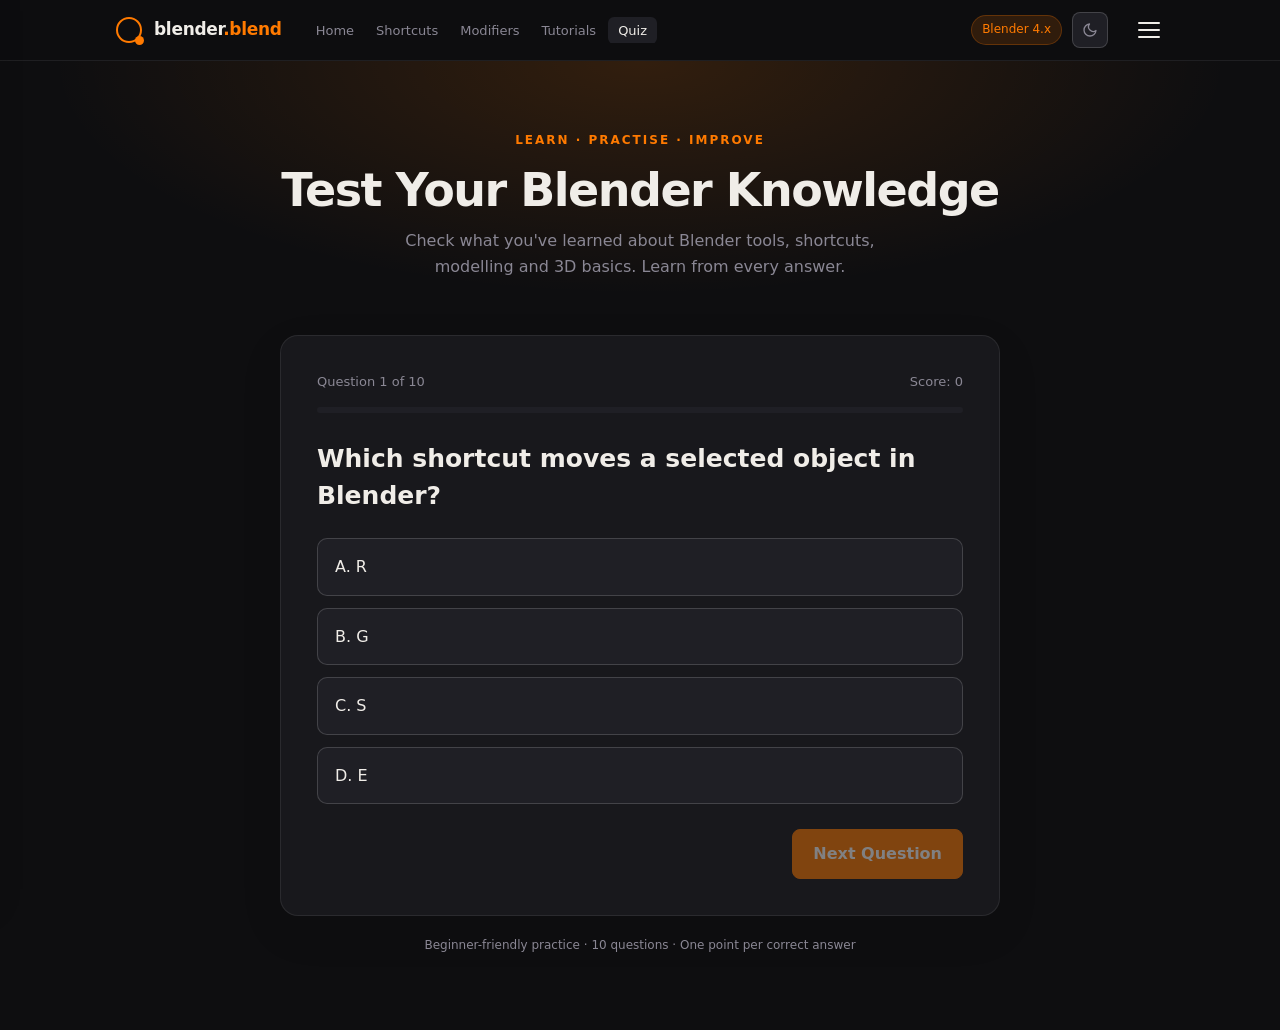
<file: quiz.html>
<!DOCTYPE html>
<html lang="en" data-theme="dark">
<head>
  <meta charset="UTF-8">
  <meta name="viewport" content="width=device-width, initial-scale=1.0">
  <meta name="description" content="Test your Blender knowledge with the BlendBridge interactive quiz.">
  <title>Blender Quiz — BlendBridge</title>

  <link rel="stylesheet" href="style-landing.css">

  <style>
    .quiz-hero {
      padding: 65px 24px 35px;
      text-align: center;
      background:
        radial-gradient(ellipse at top, var(--accent-dim), transparent 65%);
    }

    .quiz-hero-inner,
    .quiz-container {
      max-width: 760px;
      margin: 0 auto;
    }

    .quiz-eyebrow {
      color: var(--accent);
      font-size: 12px;
      font-weight: 700;
      letter-spacing: 2px;
      text-transform: uppercase;
    }

    .quiz-title {
      margin: 12px 0;
      font-size: clamp(30px, 5vw, 46px);
      line-height: 1.15;
      letter-spacing: -1.5px;
    }

    .quiz-description {
      max-width: 550px;
      margin: 0 auto;
      color: var(--text-muted);
    }

    .quiz-container {
      padding: 20px 20px 75px;
    }

    .quiz-card {
      padding: clamp(20px, 5vw, 36px);
      background: var(--bg-card);
      border: 1px solid var(--border);
      border-radius: 18px;
      box-shadow: 0 15px 45px rgba(0, 0, 0, 0.08);
    }

    .quiz-meta {
      display: flex;
      justify-content: space-between;
      gap: 12px;
      flex-wrap: wrap;
      color: var(--text-muted);
      font-size: 13px;
      margin-bottom: 15px;
    }

    .quiz-progress {
      height: 6px;
      background: var(--bg-surface);
      border-radius: 20px;
      overflow: hidden;
      margin-bottom: 28px;
    }

    .quiz-progress-fill {
      height: 100%;
      width: 0;
      background: var(--accent);
      transition: width 0.25s ease;
    }

    .question-text {
      font-size: clamp(20px, 3vw, 25px);
      line-height: 1.45;
      margin-bottom: 24px;
    }

    .answer-list {
      display: grid;
      gap: 12px;
    }

    .answer-option {
      width: 100%;
      padding: 15px 17px;
      border: 1px solid var(--border-hi);
      border-radius: 10px;
      background: var(--bg-surface);
      color: var(--text);
      font: inherit;
      text-align: left;
      cursor: pointer;
      transition: border-color 0.2s, background 0.2s;
    }

    .answer-option:hover:not(:disabled) {
      border-color: var(--accent);
    }

    .answer-option:focus-visible,
    .quiz-button:focus-visible {
      outline: 2px solid var(--accent);
      outline-offset: 3px;
    }

    .answer-option:disabled {
      cursor: default;
    }

    .answer-option.correct {
      border-color: #36b37e;
      background: rgba(54, 179, 126, 0.12);
    }

    .answer-option.incorrect {
      border-color: #e05252;
      background: rgba(224, 82, 82, 0.10);
    }

    .answer-option:disabled:not(.correct):not(.incorrect) {
      opacity: 0.7;
    }

    .answer-feedback {
      margin-top: 18px;
      padding: 14px 16px;
      border-radius: 10px;
      background: var(--bg-surface);
      color: var(--text);
      font-size: 14px;
    }

    .answer-feedback[hidden] {
      display: none;
    }

    .quiz-actions {
      display: flex;
      justify-content: flex-end;
      gap: 12px;
      margin-top: 25px;
    }

    .quiz-button {
      padding: 11px 20px;
      border-radius: 8px;
      border: 1px solid var(--border-hi);
      background: var(--bg-surface);
      color: var(--text);
      font: inherit;
      font-weight: 600;
      cursor: pointer;
    }

    .quiz-button.primary {
      background: var(--accent);
      color: #fff;
      border-color: var(--accent);
    }

    .quiz-button:disabled {
      opacity: 0.45;
      cursor: not-allowed;
    }

    .quiz-result {
      text-align: center;
      padding: 20px 0 8px;
    }

    .result-score {
      color: var(--accent);
      font-size: 54px;
      font-weight: 700;
      margin: 15px 0;
    }

    .result-message {
      color: var(--text-muted);
      margin: 0 auto 25px;
      max-width: 430px;
    }

    .quiz-footer-note {
      margin-top: 20px;
      text-align: center;
      color: var(--text-muted);
      font-size: 12px;
    }

    @media (max-width: 520px) {
      .quiz-hero {
        padding-top: 45px;
      }

      .quiz-container {
        padding: 15px 14px 50px;
      }

      .quiz-actions {
        flex-direction: column;
      }

      .quiz-button {
        width: 100%;
      }
    }
  </style>
</head>

<body>
  <nav class="navbar">
    <div class="nav-inner">
      <a class="nav-logo" href="index.html" aria-label="BlendBridge home">
        <div class="logo-icon">
          <div class="logo-ring"></div>
          <div class="logo-dot"></div>
        </div>
        <span class="logo-text">blender<span class="logo-accent">.blend</span></span>
      </a>

      <ul class="nav-links">
        <li><a href="index.html" class="nav-link">Home</a></li>
        <li><a href="shortcuts.html" class="nav-link">Shortcuts</a></li>
        <li><a href="modifiers.html" class="nav-link">Modifiers</a></li>
        <li><a href="tutorials.html" class="nav-link">Tutorials</a></li>
        <li><a href="quiz.html" class="nav-link active">Quiz</a></li>
      </ul>

      <div class="nav-right">
        <span class="version-badge">Blender 4.x</span>
        <button class="dark-mode-toggle" id="darkToggle"
          aria-label="Toggle dark mode" title="Toggle dark/light mode">
          <svg class="icon-moon" width="16" height="16"
            viewBox="0 0 24 24" fill="none" stroke="currentColor"
            stroke-width="2" stroke-linecap="round" stroke-linejoin="round">
            <path d="M21 12.79A9 9 0 1 1 11.21 3 7 7 0 0 0 21 12.79z"/>
          </svg>
          <svg class="icon-sun" width="16" height="16"
            viewBox="0 0 24 24" fill="none" stroke="currentColor"
            stroke-width="2" stroke-linecap="round" stroke-linejoin="round">
            <circle cx="12" cy="12" r="5"/>
            <line x1="12" y1="1" x2="12" y2="3"/>
            <line x1="12" y1="21" x2="12" y2="23"/>
            <line x1="4.22" y1="4.22" x2="5.64" y2="5.64"/>
            <line x1="18.36" y1="18.36" x2="19.78" y2="19.78"/>
            <line x1="1" y1="12" x2="3" y2="12"/>
            <line x1="21" y1="12" x2="23" y2="12"/>
          </svg>
        </button>
      </div>

      <button class="hamburger" id="hamburger" aria-label="Open menu"
        aria-controls="sideDrawer" aria-expanded="false">
        <span></span><span></span><span></span>
      </button>
    </div>
  </nav>

  <section class="quiz-hero">
    <div class="quiz-hero-inner">
      <span class="quiz-eyebrow">Learn · Practise · Improve</span>
      <h1 class="quiz-title">Test Your Blender Knowledge</h1>
      <p class="quiz-description">
        Check what you've learned about Blender tools, shortcuts,
        modelling and 3D basics. Learn from every answer.
      </p>
    </div>
  </section>

  <main class="quiz-container">
    <section class="quiz-card" aria-label="Blender knowledge quiz">
      <div id="quizContent">
        <div class="quiz-meta">
          <span id="questionCounter">Question 1 of 10</span>
          <span id="scoreCounter">Score: 0</span>
        </div>

        <div
          class="quiz-progress"
          role="progressbar"
          aria-label="Quiz progress"
          aria-valuemin="0"
          aria-valuemax="10"
          aria-valuenow="0"
          id="progressBar">
          <div class="quiz-progress-fill" id="progressFill"></div>
        </div>

        <h2 class="question-text" id="questionText"></h2>
        <div class="answer-list" id="answerList"></div>

        <div
          class="answer-feedback"
          id="answerFeedback"
          role="status"
          aria-live="polite"
          hidden>
        </div>

        <div class="quiz-actions">
          <button class="quiz-button primary" id="nextButton" disabled>
            Check an answer first
          </button>
        </div>
      </div>

      <div class="quiz-result" id="quizResult" hidden>
        <span class="quiz-eyebrow">Quiz completed</span>
        <h2>Your Result</h2>
        <div class="result-score" id="finalScore">0/10</div>
        <p class="result-message" id="resultMessage"></p>
        <button class="quiz-button primary" id="restartButton">
          Try Again
        </button>
      </div>
    </section>

    <p class="quiz-footer-note">
      Beginner-friendly practice · 10 questions · One point per correct answer
    </p>
  </main>

  <div class="sd-overlay" id="sdOverlay"></div>

  <aside class="side-drawer" id="sideDrawer" aria-label="Main menu">
    <div class="sd-header">
      <span class="sd-logo">blender<span style="color:var(--accent)">.blend</span></span>
      <button class="sd-close" id="sdClose" aria-label="Close menu">
        ✕
      </button>
    </div>

    <nav class="sd-nav">
      <a href="index.html" class="sd-link"><span class="sd-icon">🏠</span>Home</a>
      <a href="shortcuts.html" class="sd-link"><span class="sd-icon">⌨️</span>Shortcuts</a>
      <a href="modifiers.html" class="sd-link"><span class="sd-icon">🔧</span>Modifiers</a>
      <a href="tutorials.html" class="sd-link"><span class="sd-icon">🎬</span>Tutorials</a>
      <a href="glossary.html" class="sd-link"><span class="sd-icon">📖</span>Glossary</a>
      <a href="errors.html" class="sd-link"><span class="sd-icon">⚠️</span>Errors</a>
      <a href="search.html" class="sd-link"><span class="sd-icon">🔍</span>Search</a>
      <a href="quiz.html" class="sd-link active"><span class="sd-icon">🧠</span>Quiz</a>
    </nav>

    <div class="sd-footer">
      <span class="sd-footer-text">For Blender 4.x</span>
    </div>
  </aside>

  <script>
    // Theme: match the preference used by the existing website.
    const htmlEl = document.documentElement;
    const darkToggle = document.getElementById('darkToggle');

    try {
      htmlEl.setAttribute(
        'data-theme',
        localStorage.getItem('theme') || 'dark'
      );
    } catch (error) {
      htmlEl.setAttribute('data-theme', 'dark');
    }

    darkToggle.addEventListener('click', () => {
      const next =
        htmlEl.getAttribute('data-theme') === 'dark' ? 'light' : 'dark';

      htmlEl.setAttribute('data-theme', next);

      try {
        localStorage.setItem('theme', next);
      } catch (error) {
        // Theme still changes for this page view if storage is unavailable.
      }
    });

    // Side drawer
    const drawer = document.getElementById('sideDrawer');
    const overlay = document.getElementById('sdOverlay');
    const hamburger = document.getElementById('hamburger');
    const closeButton = document.getElementById('sdClose');

    function openDrawer() {
      drawer.classList.add('open');
      overlay.classList.add('open');
      hamburger.setAttribute('aria-expanded', 'true');
      document.body.style.overflow = 'hidden';
    }

    function closeDrawer() {
      drawer.classList.remove('open');
      overlay.classList.remove('open');
      hamburger.setAttribute('aria-expanded', 'false');
      document.body.style.overflow = '';
    }

    hamburger.addEventListener('click', openDrawer);
    closeButton.addEventListener('click', closeDrawer);
    overlay.addEventListener('click', closeDrawer);

    document.addEventListener('keydown', event => {
      if (event.key === 'Escape') closeDrawer();
    });

    // Quiz questions
    const questions = [
      {
        question: 'Which shortcut moves a selected object in Blender?',
        options: ['R', 'G', 'S', 'E'],
        answer: 1,
        explanation: 'G stands for Grab/Move. R rotates, and S scales.'
      },
      {
        question: 'Which shortcut switches between Object Mode and Edit Mode?',
        options: ['Tab', 'Ctrl + S', 'F12', 'Shift + A'],
        answer: 0,
        explanation: 'Tab switches between Object Mode and Edit Mode.'
      },
      {
        question: 'What does the S key do to a selected object?',
        options: ['Save', 'Shade', 'Scale', 'Separate'],
        answer: 2,
        explanation: 'S activates scaling, allowing you to resize an object.'
      },
      {
        question: 'Which shortcut rotates an object?',
        options: ['G', 'R', 'X', 'M'],
        answer: 1,
        explanation: 'R starts a rotation operation.'
      },
      {
        question: 'What is the purpose of a camera in a 3D scene?',
        options: [
          'To create materials',
          'To add vertices',
          'To define the view for rendering',
          'To erase objects'
        ],
        answer: 2,
        explanation: 'The active camera defines the view used to render a scene.'
      },
      {
        question: 'What does the Mirror modifier do?',
        options: [
          'Adds sound',
          'Creates a mirrored version of geometry',
          'Changes the camera',
          'Deletes all faces'
        ],
        answer: 1,
        explanation: 'The Mirror modifier reflects geometry across selected axes.'
      },
      {
        question: 'Which shortcut opens Blender’s search menu?',
        options: ['F3', 'F1', 'Ctrl + Q', 'Alt + S'],
        answer: 0,
        explanation: 'F3 opens the operator search menu in Blender.'
      },
      {
        question: 'Which object is commonly used as a starting point for 3D modelling?',
        options: ['Audio clip', 'Cube', 'Text document', 'Spreadsheet'],
        answer: 1,
        explanation: 'A cube is a common starting mesh for practising modelling.'
      },
      {
        question: 'What does pressing X or Delete usually do when an object is selected?',
        options: [
          'Duplicates the object',
          'Deletes the selected object',
          'Changes the view',
          'Starts rendering'
        ],
        answer: 1,
        explanation: 'X or Delete opens the delete action for selected elements.'
      },
      {
        question: 'What is a material mainly used for?',
        options: [
          'Changing an object’s visual surface properties',
          'Moving the camera',
          'Saving a project',
          'Changing keyboard shortcuts'
        ],
        answer: 0,
        explanation: 'Materials define surface appearance, such as colour and roughness.'
      }
    ];

    const questionCounter = document.getElementById('questionCounter');
    const scoreCounter = document.getElementById('scoreCounter');
    const progressBar = document.getElementById('progressBar');
    const progressFill = document.getElementById('progressFill');
    const questionText = document.getElementById('questionText');
    const answerList = document.getElementById('answerList');
    const answerFeedback = document.getElementById('answerFeedback');
    const nextButton = document.getElementById('nextButton');
    const quizContent = document.getElementById('quizContent');
    const quizResult = document.getElementById('quizResult');
    const finalScore = document.getElementById('finalScore');
    const resultMessage = document.getElementById('resultMessage');
    const restartButton = document.getElementById('restartButton');

    let currentQuestion = 0;
    let score = 0;
    let answered = false;

    function renderQuestion() {
      const item = questions[currentQuestion];
      answered = false;

      questionCounter.textContent =
        `Question ${currentQuestion + 1} of ${questions.length}`;
      scoreCounter.textContent = `Score: ${score}`;

      progressBar.setAttribute('aria-valuenow', currentQuestion);
      progressFill.style.width =
        `${(currentQuestion / questions.length) * 100}%`;

      questionText.textContent = item.question;
      answerList.replaceChildren();
      answerFeedback.hidden = true;
      answerFeedback.textContent = '';

      item.options.forEach((option, index) => {
        const button = document.createElement('button');
        button.type = 'button';
        button.className = 'answer-option';
        button.textContent =
          `${String.fromCharCode(65 + index)}. ${option}`;

        button.addEventListener('click', () => selectAnswer(index));
        answerList.appendChild(button);
      });

      nextButton.disabled = true;
      nextButton.textContent =
        currentQuestion === questions.length - 1
          ? 'See My Result'
          : 'Next Question';
    }

    function selectAnswer(selectedIndex) {
      if (answered) return;

      answered = true;
      const item = questions[currentQuestion];
      const buttons = answerList.querySelectorAll('.answer-option');
      const isCorrect = selectedIndex === item.answer;

      if (isCorrect) score++;

      buttons.forEach((button, index) => {
        button.disabled = true;

        if (index === item.answer) {
          button.classList.add('correct');
        } else if (index === selectedIndex && !isCorrect) {
          button.classList.add('incorrect');
        }
      });

      answerFeedback.hidden = false;
      answerFeedback.textContent =
        `${isCorrect ? 'Correct!' : 'Not quite.'} ${item.explanation}`;

      scoreCounter.textContent = `Score: ${score}`;
      nextButton.disabled = false;
      nextButton.focus();
    }

    function showResult() {
      quizContent.hidden = true;
      quizResult.hidden = false;

      progressBar.setAttribute('aria-valuenow', questions.length);
      finalScore.textContent = `${score}/${questions.length}`;
      progressFill.style.width = '100%';

      if (score === questions.length) {
        resultMessage.textContent =
          'Excellent! You answered every question correctly.';
      } else if (score >= 7) {
        resultMessage.textContent =
          'Great work! Review the explanations and keep practising.';
      } else if (score >= 4) {
        resultMessage.textContent =
          'Good start! Revisit the shortcuts and basic concepts, then try again.';
      } else {
        resultMessage.textContent =
          'Every expert starts somewhere. Review the basics and give it another try.';
      }
    }

    nextButton.addEventListener('click', () => {
      if (!answered) return;

      if (currentQuestion < questions.length - 1) {
        currentQuestion++;
        renderQuestion();
      } else {
        showResult();
      }
    });

    restartButton.addEventListener('click', () => {
      currentQuestion = 0;
      score = 0;
      quizResult.hidden = true;
      quizContent.hidden = false;
      renderQuestion();
    });

    renderQuestion();
  </script>
</body>
</html>
</file>
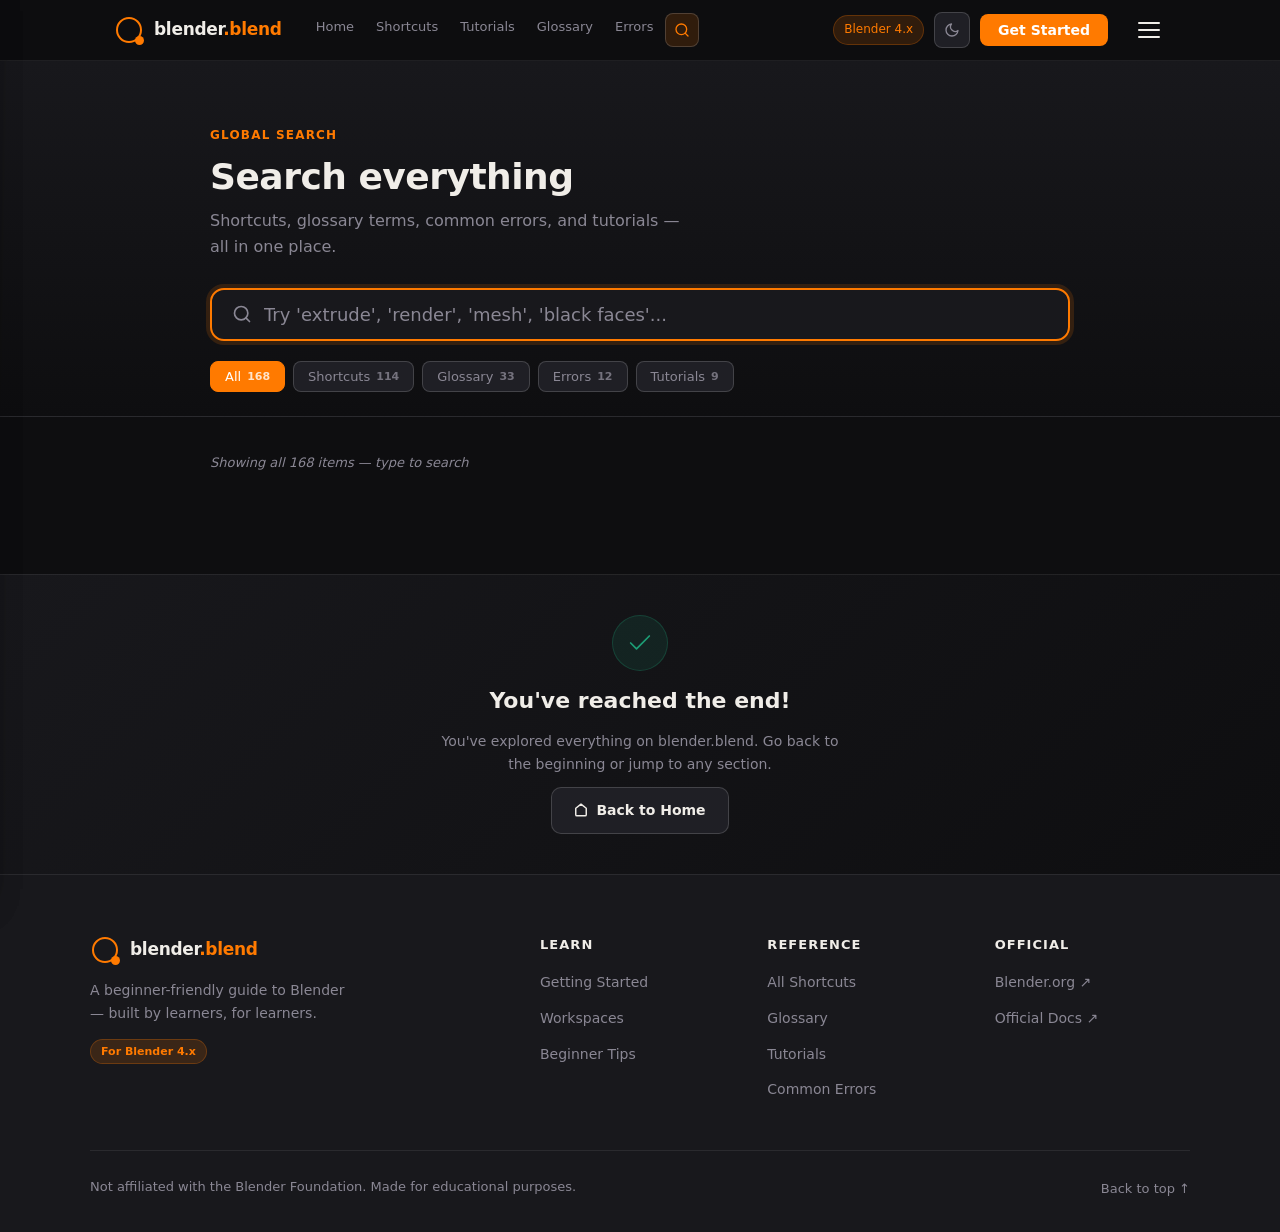
<file: search.html>
<!DOCTYPE html>
<html lang="en" data-theme="dark">
<head>
  <meta charset="UTF-8">
  <meta name="viewport" content="width=device-width, initial-scale=1.0">
  <title>Search — blender.blend</title>
  <link rel="stylesheet" href="style-landing.css">
  <link rel="stylesheet" href="style-search.css">
</head>
<body>

  <!-- NAVBAR -->
  <nav class="navbar">
    <div class="nav-inner">
      <a class="nav-logo" href="index.html">
        <div class="logo-icon"><div class="logo-ring"></div><div class="logo-dot"></div></div>
        <span class="logo-text">blender<span class="logo-accent">.blend</span></span>
      </a>
      <ul class="nav-links">
        <li><a href="index.html" class="nav-link">Home</a></li>
        <li><a href="shortcuts.html" class="nav-link">Shortcuts</a></li>
        <li><a href="tutorials.html" class="nav-link">Tutorials</a></li>
        <li><a href="glossary.html" class="nav-link">Glossary</a></li>
        <li><a href="errors.html" class="nav-link">Errors</a></li>
        <li><a href="search.html" class="nav-link nav-search-icon active" aria-label="Search"><svg width="16" height="16" viewBox="0 0 24 24" fill="none" stroke="currentColor" stroke-width="2" stroke-linecap="round" stroke-linejoin="round"><circle cx="11" cy="11" r="8"/><line x1="21" y1="21" x2="16.65" y2="16.65"/></svg></a></li>
      </ul>
      <div class="nav-right">
        <span class="version-badge">Blender 4.x</span>
        <button class="dark-mode-toggle" id="darkToggle" aria-label="Toggle dark mode">
          <svg class="icon-moon" width="16" height="16" viewBox="0 0 24 24" fill="none" stroke="currentColor" stroke-width="2" stroke-linecap="round" stroke-linejoin="round"><path d="M21 12.79A9 9 0 1 1 11.21 3 7 7 0 0 0 21 12.79z"/></svg>
          <svg class="icon-sun" width="16" height="16" viewBox="0 0 24 24" fill="none" stroke="currentColor" stroke-width="2" stroke-linecap="round" stroke-linejoin="round"><circle cx="12" cy="12" r="5"/><line x1="12" y1="1" x2="12" y2="3"/><line x1="12" y1="21" x2="12" y2="23"/><line x1="4.22" y1="4.22" x2="5.64" y2="5.64"/><line x1="18.36" y1="18.36" x2="19.78" y2="19.78"/><line x1="1" y1="12" x2="3" y2="12"/><line x1="21" y1="12" x2="23" y2="12"/><line x1="4.22" y1="19.78" x2="5.64" y2="18.36"/><line x1="18.36" y1="5.64" x2="19.78" y2="4.22"/></svg>
        </button>
        <button class="nav-cta" onclick="location.href='index.html#start'">Get Started</button>
      </div>
      <button class="hamburger" id="hamburger" aria-label="Open menu">
        <span></span><span></span><span></span>
      </button>
    </div>
    <div class="mobile-menu" style="display:none">
      <a href="index.html">Home</a>
      <a href="shortcuts.html">Shortcuts</a>
      <a href="tutorials.html">Tutorials</a>
      <a href="glossary.html">Glossary</a>
      <a href="errors.html">Errors</a>
      <a href="search.html">Search</a>
    </div>
  </nav>

  <!-- SEARCH HERO -->
  <section class="srch-hero">
    <div class="srch-hero-inner">
      <span class="section-eyebrow">Global Search</span>
      <h1 class="section-title">Search everything</h1>
      <p class="section-desc">Shortcuts, glossary terms, common errors, and tutorials — all in one place.</p>

      <div class="srch-wrap">
        <svg width="20" height="20" viewBox="0 0 24 24" fill="none" stroke="currentColor" stroke-width="2" stroke-linecap="round" stroke-linejoin="round"><circle cx="11" cy="11" r="8"/><line x1="21" y1="21" x2="16.65" y2="16.65"/></svg>
        <input type="text" id="globalSearch" placeholder="Try 'extrude', 'render', 'mesh', 'black faces'..." autocomplete="off" autofocus/>
        <button class="srch-clear" id="clearBtn" style="display:none" aria-label="Clear search">
          <svg width="16" height="16" viewBox="0 0 24 24" fill="none" stroke="currentColor" stroke-width="2.5" stroke-linecap="round" stroke-linejoin="round"><line x1="18" y1="6" x2="6" y2="18"/><line x1="6" y1="6" x2="18" y2="18"/></svg>
        </button>
      </div>

      <!-- Type filter -->
      <div class="srch-filters">
        <button class="srch-filter active" data-type="all">All <span class="srch-filter-count" id="count-all">168</span></button>
        <button class="srch-filter" data-type="Shortcut">Shortcuts <span class="srch-filter-count" id="count-Shortcut">114</span></button>
        <button class="srch-filter" data-type="Glossary">Glossary <span class="srch-filter-count" id="count-Glossary">33</span></button>
        <button class="srch-filter" data-type="Error Fix">Errors <span class="srch-filter-count" id="count-Error Fix">12</span></button>
        <button class="srch-filter" data-type="Tutorial">Tutorials <span class="srch-filter-count" id="count-Tutorial">9</span></button>
      </div>
    </div>
  </section>

  <!-- RESULTS -->
  <section class="srch-body">
    <div class="srch-body-inner">

      <div class="srch-status" id="srchStatus">
        <span id="srchStatusText">Showing all 168 items — type to search</span>
      </div>

      <div class="srch-results" id="srchResults"></div>

      <div class="srch-empty" id="srchEmpty" style="display:none">
        <svg width="40" height="40" viewBox="0 0 24 24" fill="none" stroke="currentColor" stroke-width="1.5" stroke-linecap="round" stroke-linejoin="round"><circle cx="11" cy="11" r="8"/><line x1="21" y1="21" x2="16.65" y2="16.65"/></svg>
        <h3>No results found</h3>
        <p>Try different keywords — e.g. "rotate", "material", "UV"</p>
      </div>

    </div>
  </section>

  <!-- FOOTER -->

  <!-- NEXT TOPIC — last page -->
  <section class="next-topic-section next-topic-end">
    <div class="next-topic-inner">
      <div class="nt-end-icon">
        <svg width="28" height="28" viewBox="0 0 24 24" fill="none" stroke="currentColor" stroke-width="1.5" stroke-linecap="round" stroke-linejoin="round"><polyline points="20 6 9 17 4 12"/></svg>
      </div>
      <h3 class="nt-end-title">You've reached the end!</h3>
      <p class="nt-end-desc">You've explored everything on blender.blend. Go back to the beginning or jump to any section.</p>
      <a href="index.html" class="nt-btn-home">
        <svg width="14" height="14" viewBox="0 0 24 24" fill="none" stroke="currentColor" stroke-width="2.5" stroke-linecap="round" stroke-linejoin="round"><path d="M3 9l9-7 9 7v11a2 2 0 0 1-2 2H5a2 2 0 0 1-2-2z"/></svg>
        Back to Home
      </a>
    </div>
  </section>

  <footer class="footer">
    <div class="footer-inner">
      <div class="footer-top">
        <div class="footer-brand">
          <a class="footer-logo" href="index.html">
            <div class="logo-icon"><div class="logo-ring"></div><div class="logo-dot"></div></div>
            <span class="logo-text">blender<span class="logo-accent">.blend</span></span>
          </a>
          <p class="footer-tagline">A beginner-friendly guide to Blender — built by learners, for learners.</p>
          <span class="footer-version">For Blender 4.x</span>
        </div>
        <div class="footer-links-group">
          <div class="footer-col">
            <h4 class="footer-col-title">Learn</h4>
            <ul>
              <li><a href="index.html#start">Getting Started</a></li>
              <li><a href="index.html#workspaces">Workspaces</a></li>
              <li><a href="index.html#tips">Beginner Tips</a></li>
            </ul>
          </div>
          <div class="footer-col">
            <h4 class="footer-col-title">Reference</h4>
            <ul>
              <li><a href="shortcuts.html">All Shortcuts</a></li>
              <li><a href="glossary.html">Glossary</a></li>
              <li><a href="tutorials.html">Tutorials</a></li>
              <li><a href="errors.html">Common Errors</a></li>
            </ul>
          </div>
          <div class="footer-col">
            <h4 class="footer-col-title">Official</h4>
            <ul>
              <li><a href="https://www.blender.org" target="_blank" rel="noopener">Blender.org ↗</a></li>
              <li><a href="https://docs.blender.org" target="_blank" rel="noopener">Official Docs ↗</a></li>
            </ul>
          </div>
        </div>
      </div>
      <div class="footer-bottom">
        <p class="footer-copy">Not affiliated with the Blender Foundation. Made for educational purposes.</p>
        <div class="footer-bottom-links"><a href="#">Back to top ↑</a></div>
      </div>
    </div>
  </footer>

  <script src="search-index.js">
    // Side drawer
    const drawer  = document.getElementById('sideDrawer');
    const overlay = document.getElementById('sdOverlay');
    const sdClose = document.getElementById('sdClose');
    function openDrawer()  { drawer.classList.add('open'); overlay.classList.add('open'); document.body.style.overflow = 'hidden'; }
    function closeDrawer() { drawer.classList.remove('open'); overlay.classList.remove('open'); document.body.style.overflow = ''; }
    ham.addEventListener('click', openDrawer);
    sdClose.addEventListener('click', closeDrawer);
    overlay.addEventListener('click', closeDrawer);
    document.addEventListener('keydown', e => { if (e.key === 'Escape') closeDrawer(); });
  </script>
  <script>
    // Dark mode
    const htmlEl = document.documentElement;
    const savedTheme = localStorage.getItem('theme') || 'dark';
    htmlEl.setAttribute('data-theme', savedTheme);
    document.getElementById('darkToggle').addEventListener('click', () => {
      const next = htmlEl.getAttribute('data-theme') === 'dark' ? 'light' : 'dark';
      htmlEl.setAttribute('data-theme', next);
      localStorage.setItem('theme', next);
    });

    // ── Hamburger / Side Drawer ──
    const drawer  = document.getElementById('sideDrawer');
    const overlay = document.getElementById('sdOverlay');
    const sdClose = document.getElementById('sdClose');
    function openDrawer()  { drawer.classList.add('open'); overlay.classList.add('open'); document.body.style.overflow='hidden'; }
    function closeDrawer() { drawer.classList.remove('open'); overlay.classList.remove('open'); document.body.style.overflow=''; }
    if(ham)     ham.addEventListener('click', openDrawer);
    if(sdClose) sdClose.addEventListener('click', closeDrawer);
    if(overlay) overlay.addEventListener('click', closeDrawer);
    document.addEventListener('keydown', e => { if(e.key==='Escape') closeDrawer(); });


    // Hamburger
    document.getElementById('hamburger').addEventListener('click', () => {
      document.getElementById('mobileMenu').classList.toggle('open');
    });

    // ── Search engine ──
    const input     = document.getElementById('globalSearch');
    const clearBtn  = document.getElementById('clearBtn');
    const results   = document.getElementById('srchResults');
    const empty     = document.getElementById('srchEmpty');
    const statusTxt = document.getElementById('srchStatusText');
    const filters   = document.querySelectorAll('.srch-filter');

    let activeType = 'all';

    const TYPE_COLORS = {
      'Shortcut':  { bg: 'rgba(74,158,255,0.12)',  color: '#4a9eff',  border: 'rgba(74,158,255,0.25)'  },
      'Glossary':  { bg: 'rgba(255,122,0,0.12)',   color: '#ff7a00',  border: 'rgba(255,122,0,0.25)'   },
      'Error Fix': { bg: 'rgba(226,75,74,0.12)',   color: '#e24b4a',  border: 'rgba(226,75,74,0.25)'   },
      'Tutorial':  { bg: 'rgba(29,158,117,0.12)',  color: '#1d9e75',  border: 'rgba(29,158,117,0.25)'  },
    };

    function highlight(text, query) {
      if (!query) return text;
      const escaped = query.replace(/[.*+?^${}()|[\]\\]/g, '\\$&');
      return text.replace(new RegExp(`(${escaped})`, 'gi'), '<mark>$1</mark>');
    }

    function renderResults(items, query) {
      if (items.length === 0) {
        results.innerHTML = '';
        empty.style.display = 'flex';
        statusTxt.textContent = 'No results found';
        return;
      }

      empty.style.display = 'none';
      const q = query.toLowerCase().trim();

      statusTxt.textContent = q
        ? `${items.length} result${items.length !== 1 ? 's' : ''} for "${query}"`
        : `Showing all ${items.length} items`;

      results.innerHTML = items.map(item => {
        const c = TYPE_COLORS[item.type] || TYPE_COLORS['Shortcut'];
        return `
          <a href="${item.url}" class="srch-result-card">
            <div class="src-card-top">
              <span class="src-type-badge" style="background:${c.bg};color:${c.color};border-color:${c.border}">${item.type}</span>
              <span class="src-section">${item.section}</span>
            </div>
            <h3 class="src-title">${highlight(item.title, q)}</h3>
            ${item.desc ? `<p class="src-desc">${highlight(item.desc, q)}</p>` : ''}
            <span class="src-link">
              Go to ${item.url.replace('.html','').replace('landing','home')}
              <svg width="12" height="12" viewBox="0 0 24 24" fill="none" stroke="currentColor" stroke-width="2.5" stroke-linecap="round" stroke-linejoin="round"><path d="M5 12h14M12 5l7 7-7 7"/></svg>
            </span>
          </a>`;
      }).join('');
    }

    function updateCounts(query) {
      const q = query.toLowerCase().trim();
      const types = ['Shortcut', 'Glossary', 'Error Fix', 'Tutorial'];
      const allFiltered = q
        ? SEARCH_INDEX.filter(i => (i.title + i.desc + i.tags).toLowerCase().includes(q))
        : SEARCH_INDEX;

      document.getElementById('count-all').textContent = allFiltered.length;
      types.forEach(t => {
        const el = document.getElementById('count-' + t);
        if (el) el.textContent = allFiltered.filter(i => i.type === t).length;
      });
    }

    function doSearch() {
      const q = input.value.toLowerCase().trim();
      clearBtn.style.display = q ? 'flex' : 'none';

      let filtered = q
        ? SEARCH_INDEX.filter(item =>
            (item.title + ' ' + item.desc + ' ' + item.tags).toLowerCase().includes(q))
        : [...SEARCH_INDEX];

      if (activeType !== 'all') {
        filtered = filtered.filter(i => i.type === activeType);
      }

      updateCounts(q);
      renderResults(filtered, q);
    }

    // Filter buttons
    filters.forEach(btn => {
      btn.addEventListener('click', () => {
        filters.forEach(b => b.classList.remove('active'));
        btn.classList.add('active');
        activeType = btn.dataset.type;
        doSearch();
      });
    });

    // Clear button
    clearBtn.addEventListener('click', () => {
      input.value = '';
      input.focus();
      doSearch();
    });

    input.addEventListener('input', doSearch);

    // Initial render
    doSearch();
  </script>

  <div class="side-drawer" id="sideDrawer">
    <div class="sd-header">
      <span class="sd-logo">blender<span style="color:var(--accent)">.blend</span></span>
      <button class="sd-close" id="sdClose" aria-label="Close menu">
        <svg width="20" height="20" viewBox="0 0 24 24" fill="none" stroke="currentColor" stroke-width="2.5" stroke-linecap="round" stroke-linejoin="round"><line x1="18" y1="6" x2="6" y2="18"/><line x1="6" y1="6" x2="18" y2="18"/></svg>
      </button>
    </div>
    <nav class="sd-nav">
      <a href="index.html" class="sd-link"><span class="sd-icon">🏠</span>Home</a>
      <a href="shortcuts.html" class="sd-link"><span class="sd-icon">⌨️</span>Shortcuts</a>
      <a href="modifiers.html" class="sd-link"><span class="sd-icon">🔧</span>Modifiers</a>
      <a href="tutorials.html" class="sd-link"><span class="sd-icon">🎬</span>Tutorials</a>
      <a href="glossary.html" class="sd-link"><span class="sd-icon">📖</span>Glossary</a>
      <a href="errors.html" class="sd-link"><span class="sd-icon">⚠️</span>Errors</a>
      <a href="search.html" class="sd-link active"><span class="sd-icon">🔍</span>Search</a>
    </nav>
    <div class="sd-footer"><span class="sd-footer-text">For Blender 4.x</span></div>
  </div>

  <!-- SIDE DRAWER -->
  <div class="sd-overlay" id="sdOverlay"></div>
  <div class="side-drawer" id="sideDrawer">
    <div class="sd-header">
      <span class="sd-logo">blender<span style="color:var(--accent)">.blend</span></span>
      <button class="sd-close" id="sdClose" aria-label="Close menu">
        <svg width="20" height="20" viewBox="0 0 24 24" fill="none" stroke="currentColor" stroke-width="2.5" stroke-linecap="round" stroke-linejoin="round"><line x1="18" y1="6" x2="6" y2="18"/><line x1="6" y1="6" x2="18" y2="18"/></svg>
      </button>
    </div>
    <nav class="sd-nav">
      <a href="index.html" class="sd-link"><span class="sd-icon">🏠</span>Home</a>
      <a href="shortcuts.html" class="sd-link"><span class="sd-icon">⌨️</span>Shortcuts</a>
      <a href="modifiers.html" class="sd-link"><span class="sd-icon">🔧</span>Modifiers</a>
      <a href="tutorials.html" class="sd-link"><span class="sd-icon">🎬</span>Tutorials</a>
      <a href="glossary.html" class="sd-link"><span class="sd-icon">📖</span>Glossary</a>
      <a href="errors.html" class="sd-link"><span class="sd-icon">⚠️</span>Errors</a>
      <a href="search.html" class="sd-link active"><span class="sd-icon">🔍</span>Search</a>
    </nav>
    <div class="sd-footer"><span class="sd-footer-text">For Blender 4.x</span></div>
  </div>
</body>
</html>
</file>
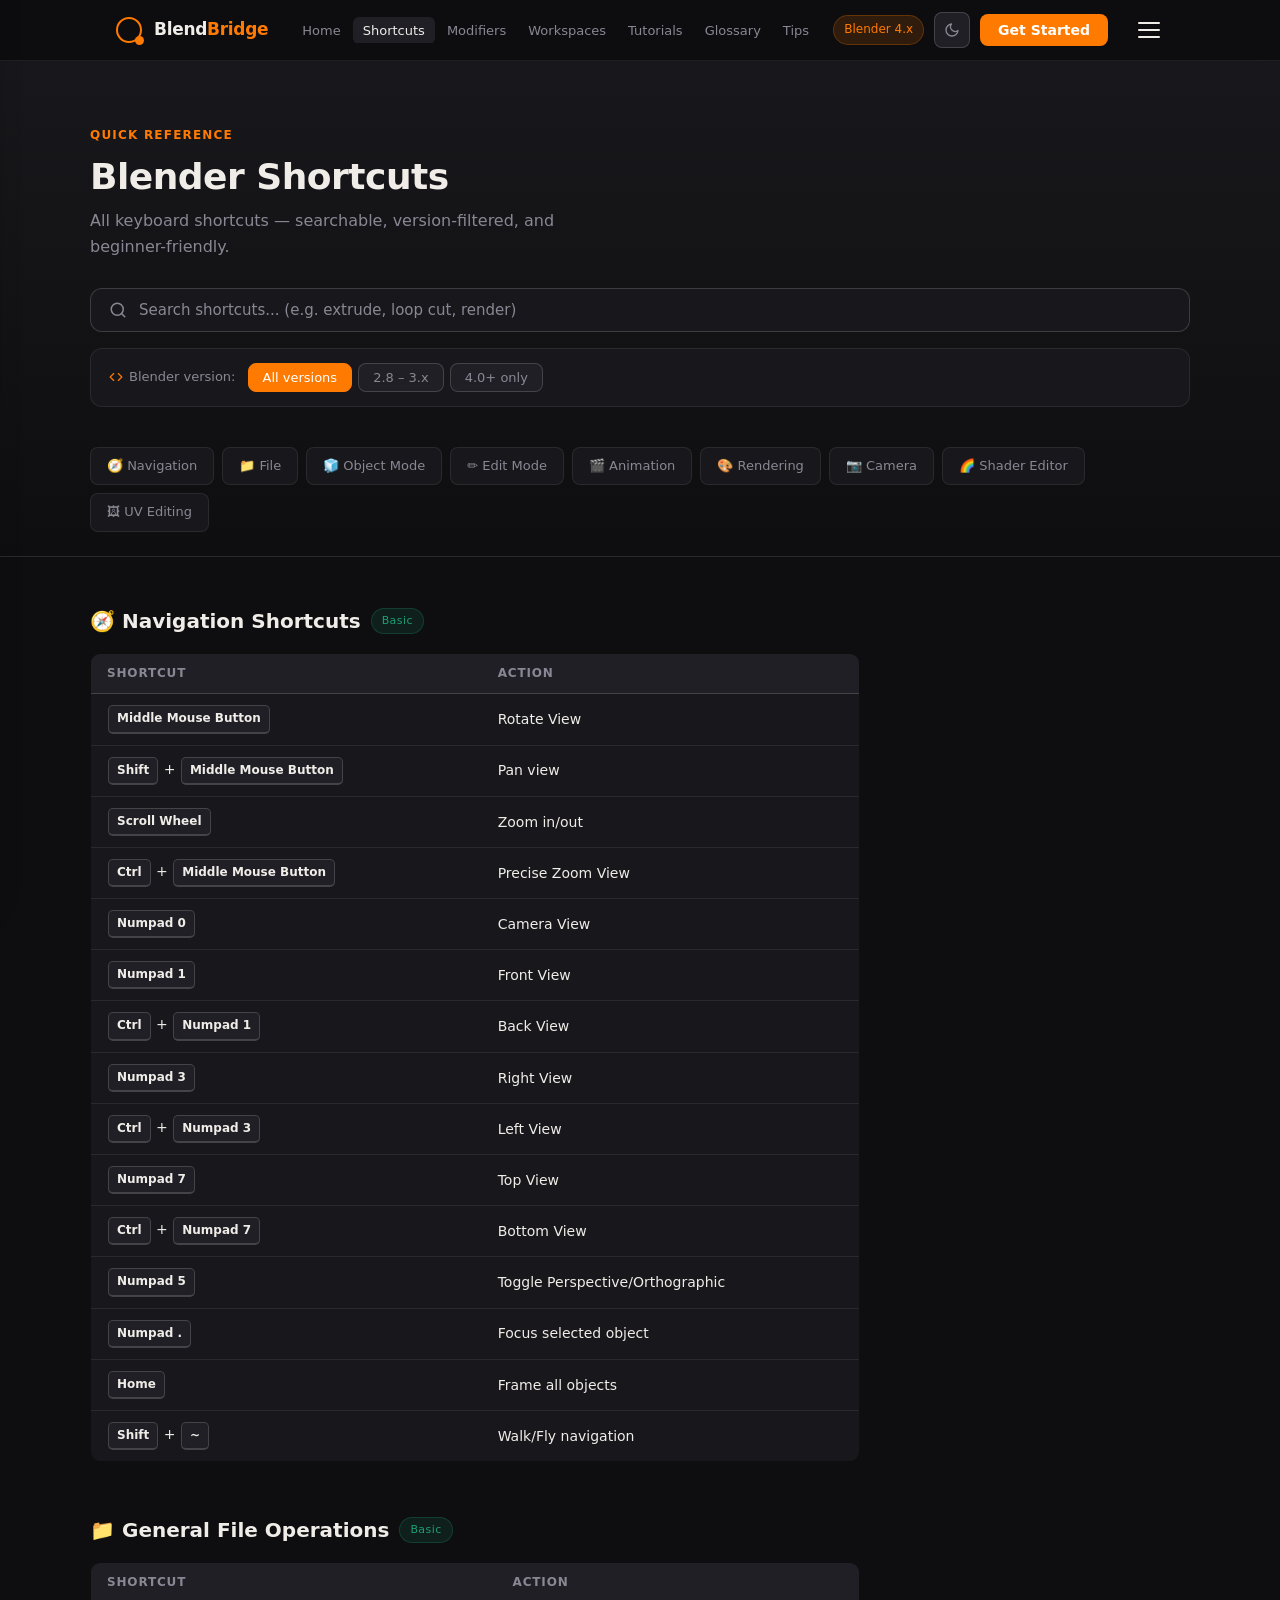
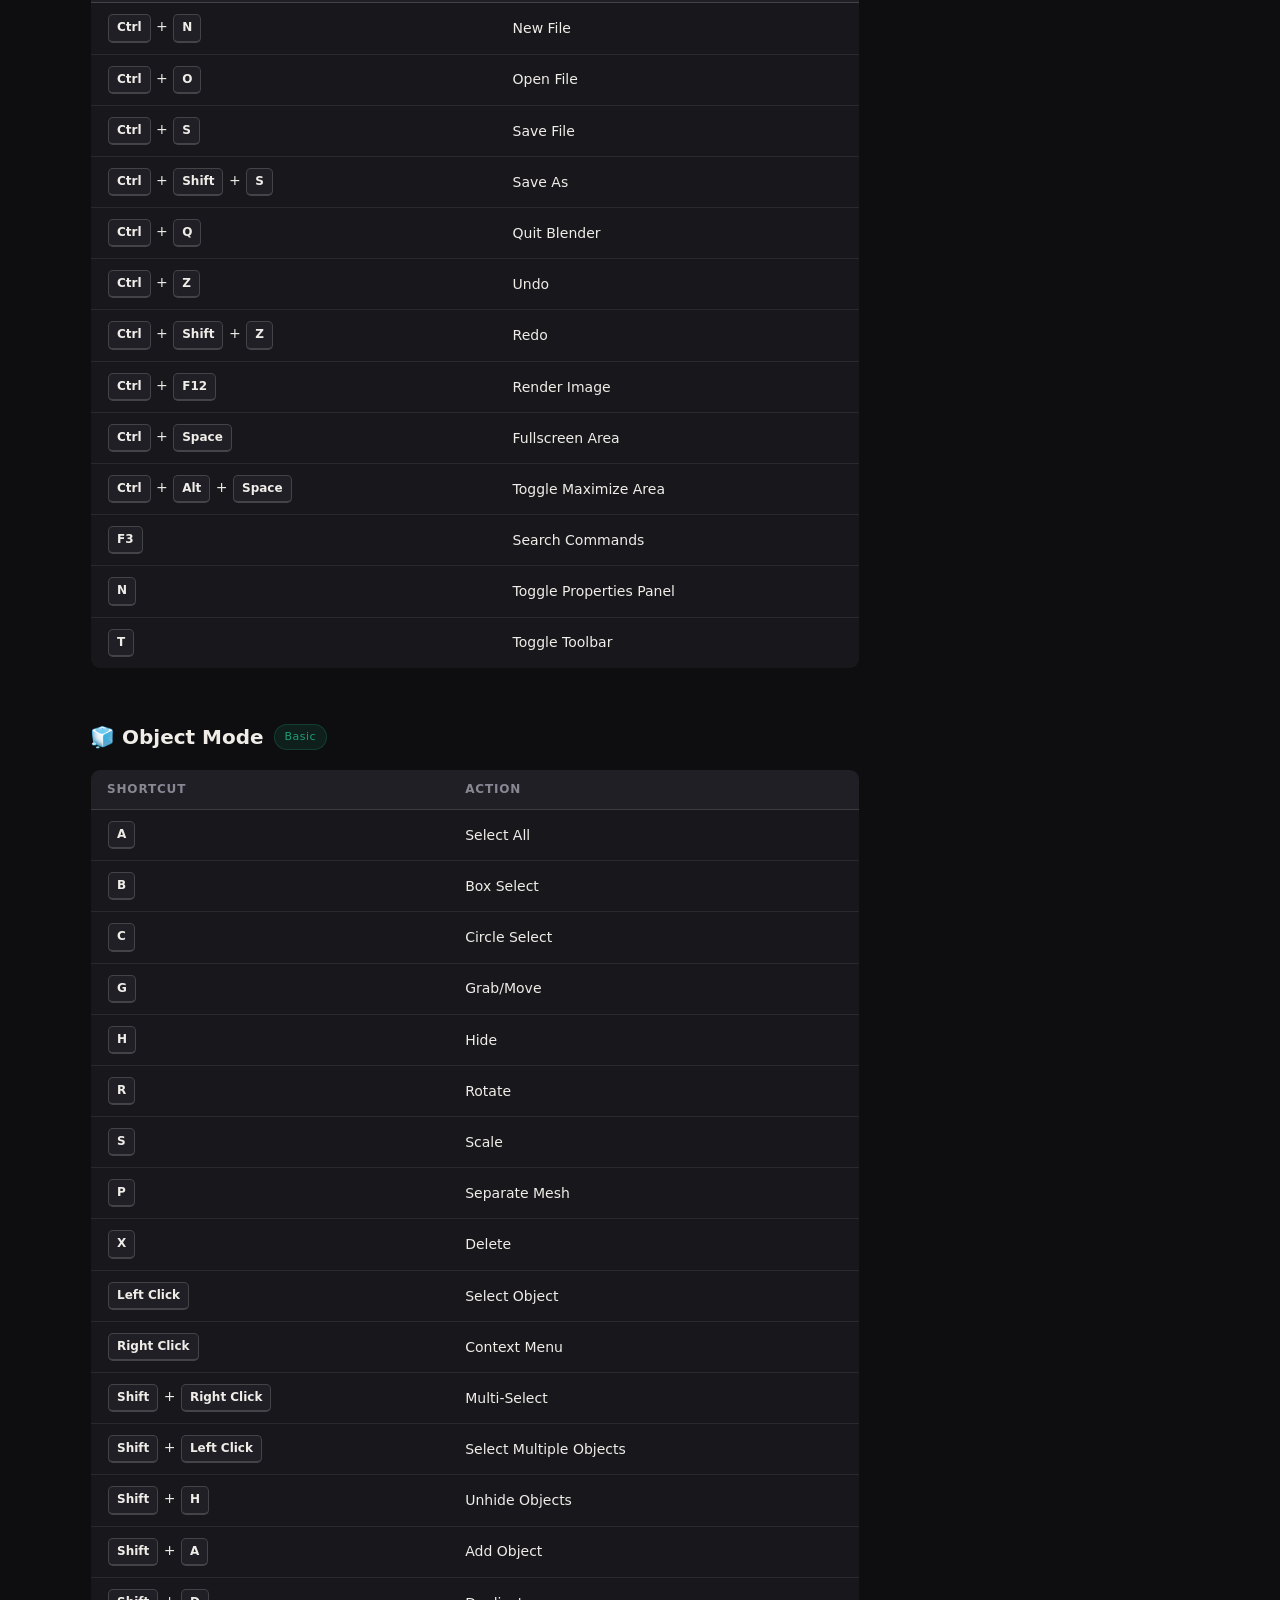
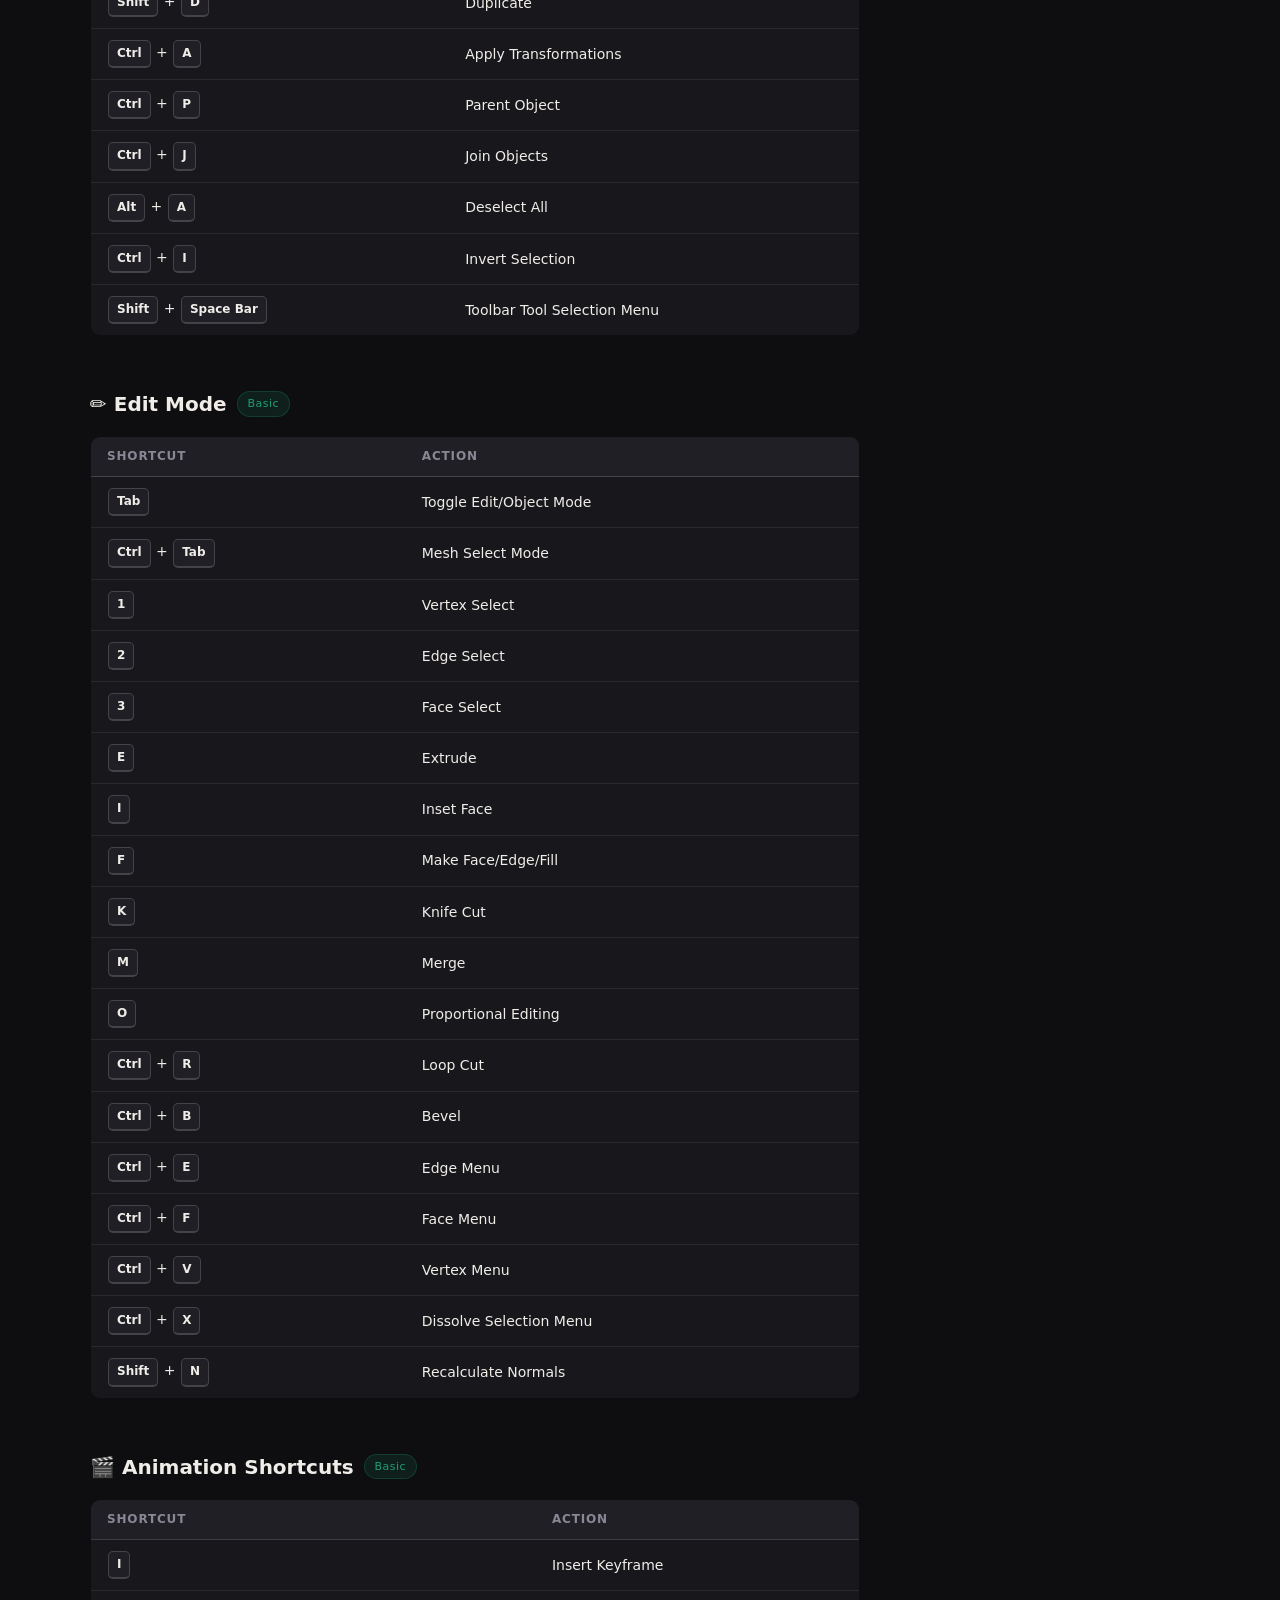
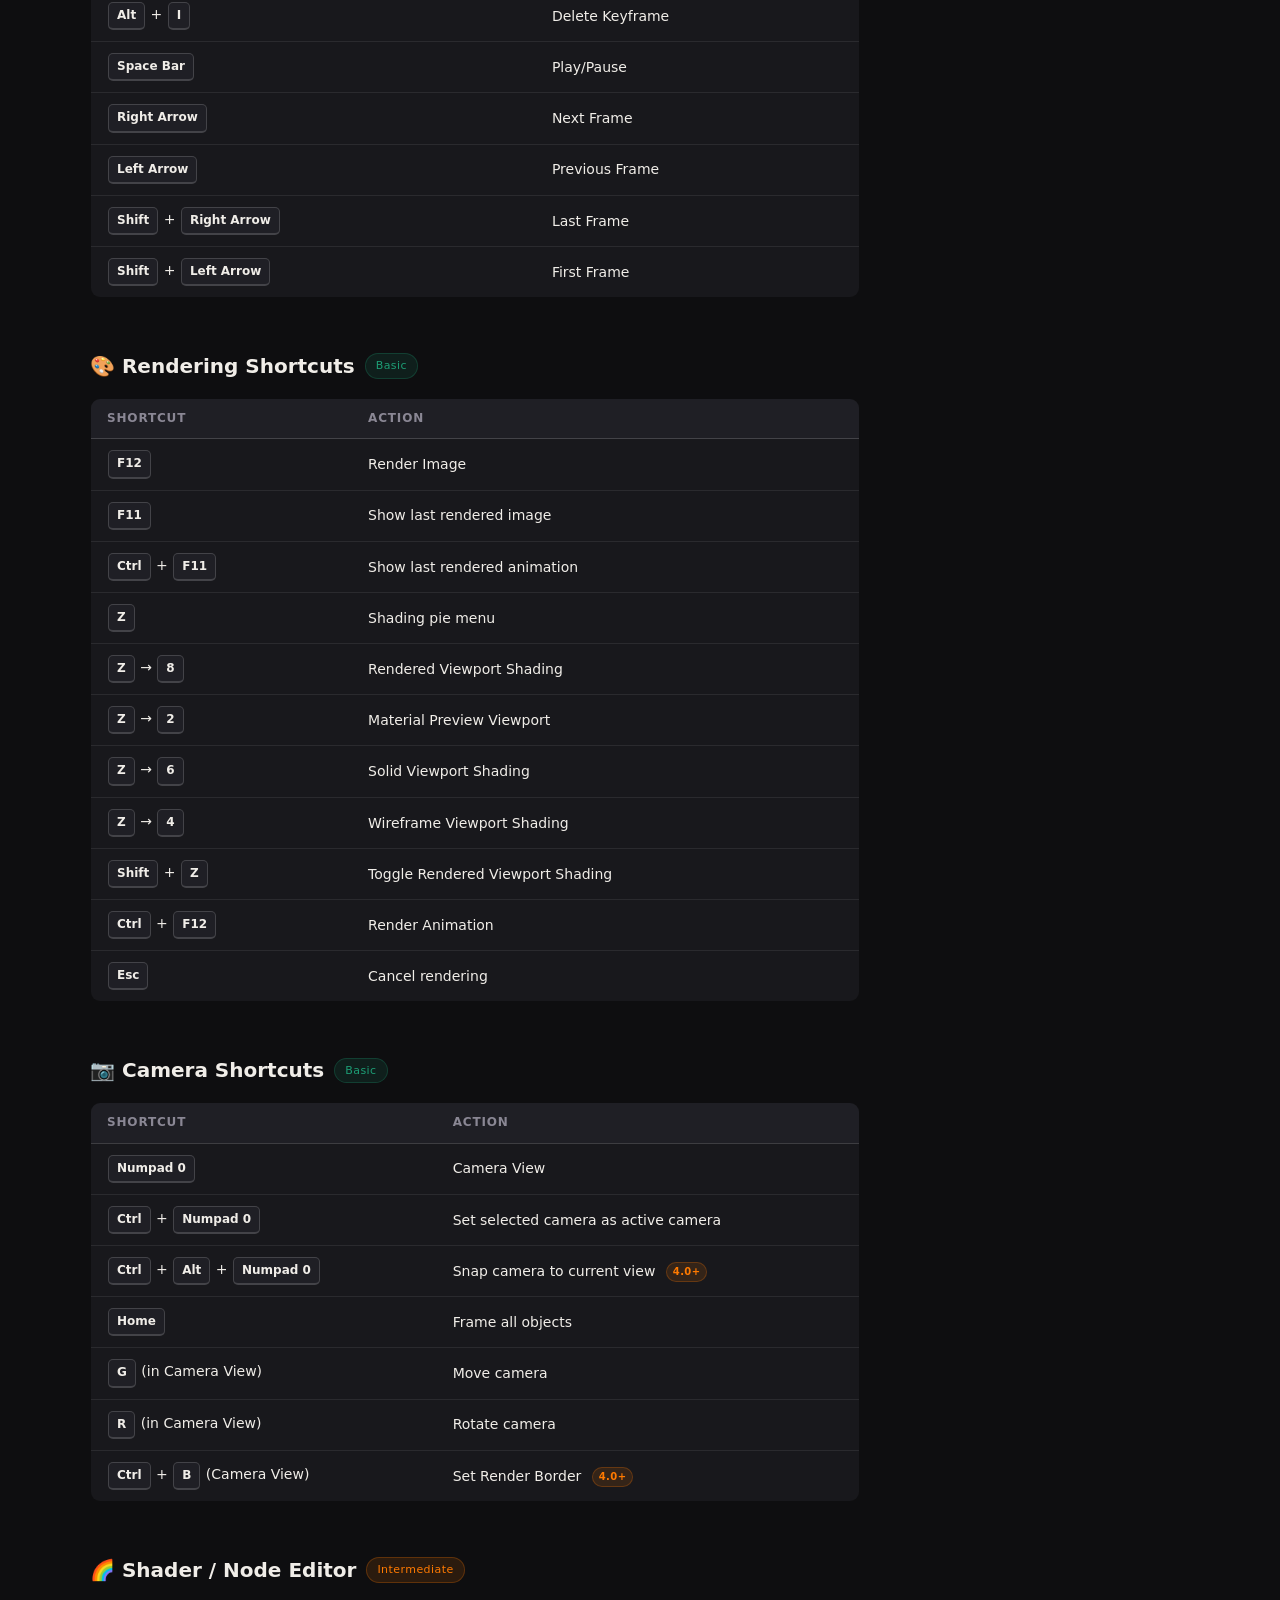
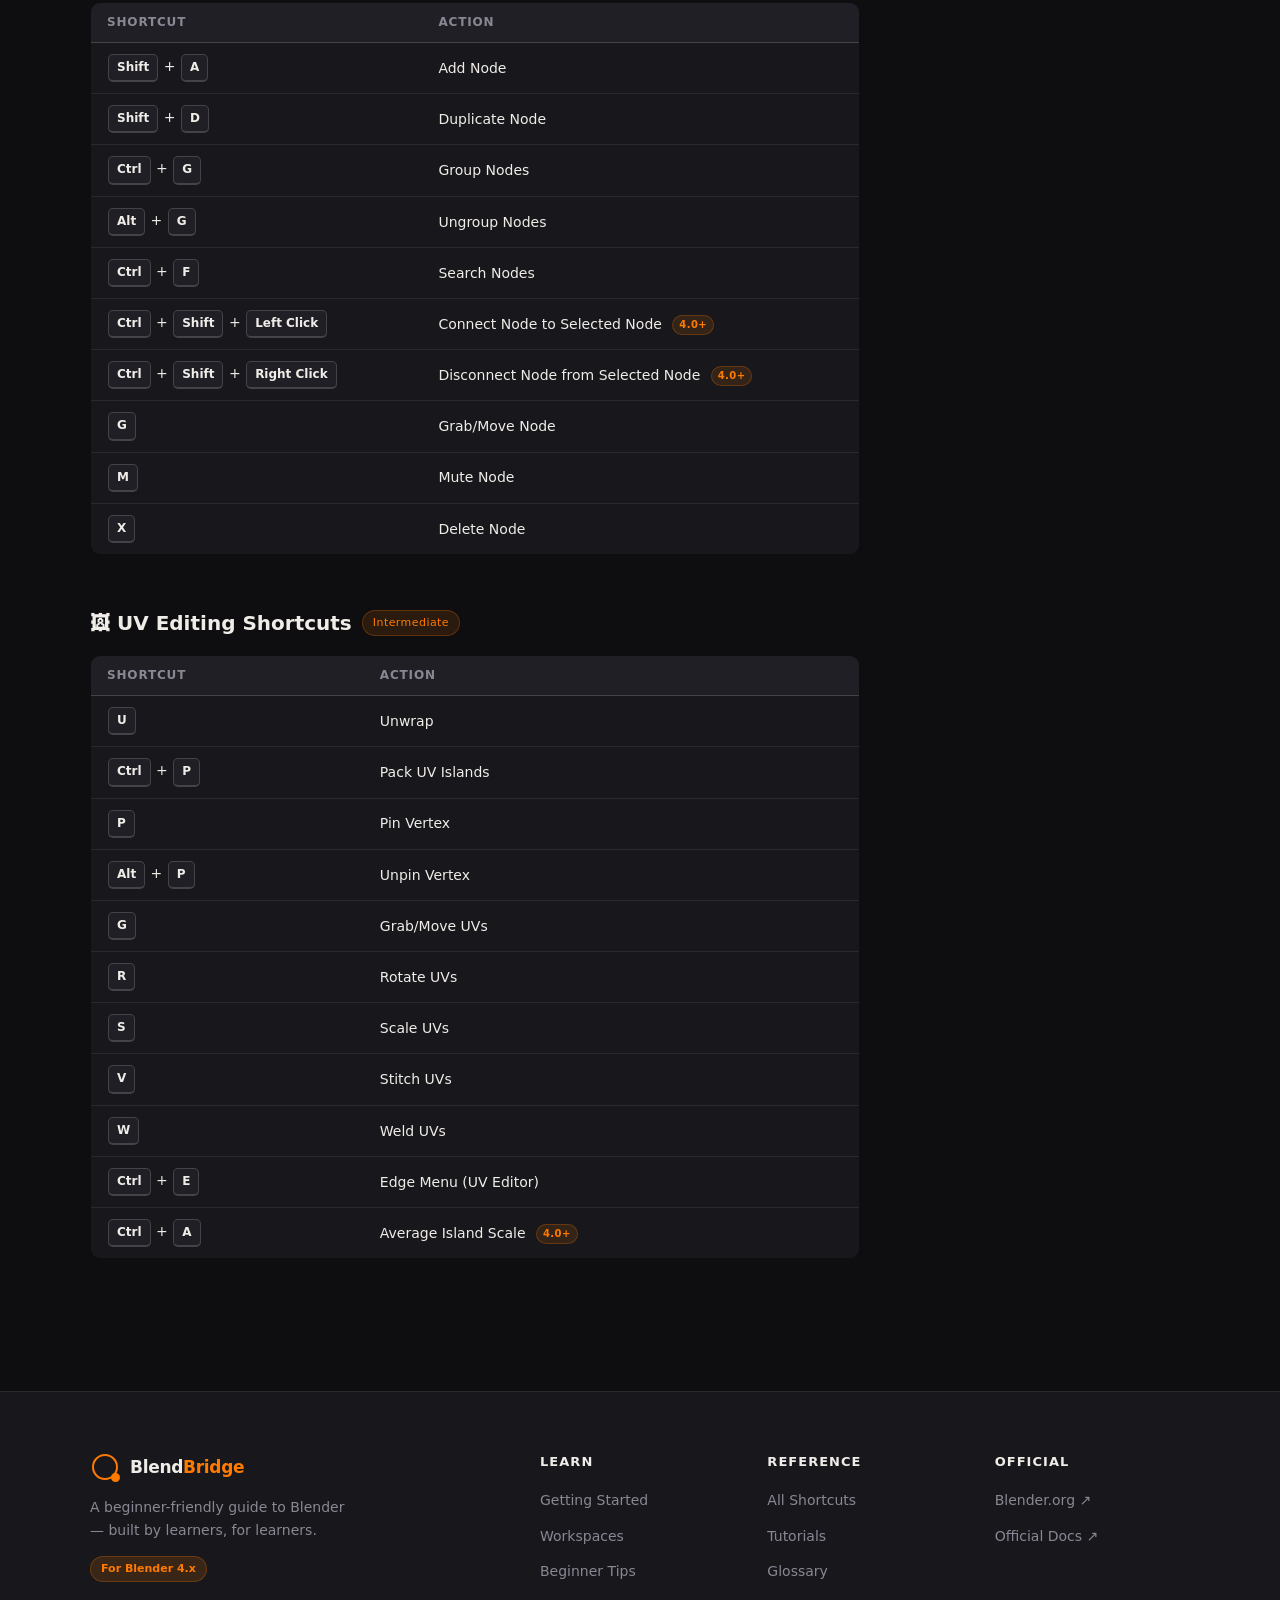
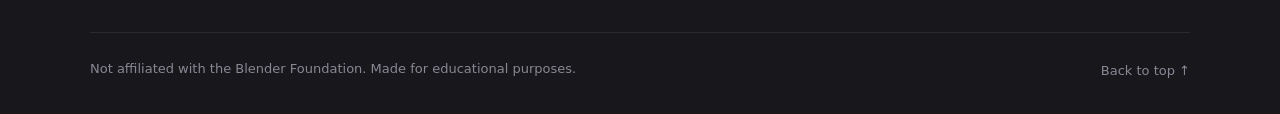
<file: shortcuts.html>
<!DOCTYPE html>
<html lang="en" data-theme="dark">
<head>
  <meta charset="UTF-8">
  <meta name="viewport" content="width=device-width, initial-scale=1.0">
  <title>Shortcuts — BlendBridge</title>
  <link rel="stylesheet" href="style-landing.css">
  <link rel="stylesheet" href="style-shortcuts.css">
  <link rel="manifest" href="manifest.json">
</head>
<body>

  <!-- NAVBAR -->
  <nav class="navbar">
    <div class="nav-inner">
      <a class="nav-logo" href="index.html">
        <div class="logo-icon">
          <div class="logo-ring"></div>
          <div class="logo-dot"></div>
        </div>
        <span class="logo-text">Blend<span class="logo-accent">Bridge</span></span>
      </a>
            <ul class="nav-links">
        <li><a href="index.html" class="nav-link">Home</a></li>
        <li><a href="shortcuts.html" class="nav-link active">Shortcuts</a></li>
        <li><a href="modifiers.html" class="nav-link">Modifiers</a></li>
        <li><a href="index.html#workspaces" class="nav-link">Workspaces</a></li>
        <li><a href="tutorials.html" class="nav-link">Tutorials</a></li>
        <li><a href="glossary.html" class="nav-link">Glossary</a></li>
        <li><a href="index.html#tips" class="nav-link">Tips</a></li>
        <li><a href="errors.html" class="nav-link">Errors</a></li>
        <li><a href="practice.html" class="nav-link">Practice &amp; Quiz</a></li>
      </ul>
      <div class="nav-right">
        <span class="version-badge">Blender 4.x</span>
        <button class="dark-mode-toggle" id="darkToggle" aria-label="Toggle dark mode">
          <svg class="icon-moon" width="16" height="16" viewBox="0 0 24 24" fill="none" stroke="currentColor" stroke-width="2" stroke-linecap="round" stroke-linejoin="round"><path d="M21 12.79A9 9 0 1 1 11.21 3 7 7 0 0 0 21 12.79z"/></svg>
          <svg class="icon-sun" width="16" height="16" viewBox="0 0 24 24" fill="none" stroke="currentColor" stroke-width="2" stroke-linecap="round" stroke-linejoin="round"><circle cx="12" cy="12" r="5"/><line x1="12" y1="1" x2="12" y2="3"/><line x1="12" y1="21" x2="12" y2="23"/><line x1="4.22" y1="4.22" x2="5.64" y2="5.64"/><line x1="18.36" y1="18.36" x2="19.78" y2="19.78"/><line x1="1" y1="12" x2="3" y2="12"/><line x1="21" y1="12" x2="23" y2="12"/><line x1="4.22" y1="19.78" x2="5.64" y2="18.36"/><line x1="18.36" y1="5.64" x2="19.78" y2="4.22"/></svg>
        </button>
        <button class="nav-cta" onclick="location.href='index.html#start'">Get Started</button>
      </div>
      <button class="hamburger" id="hamburger" aria-label="Open menu">
        <span></span><span></span><span></span>
      </button>
    </div>
    <div class="mobile-menu" style="display:none">
      <a href="index.html">Home</a>
      <a href="shortcuts.html">Shortcuts</a>
      <a href="index.html#workspaces">Workspaces</a>
      <a href="tutorials.html">Tutorials</a>
      <a href="glossary.html">Glossary</a>
      <a href="index.html#tips">Tips</a>
      <a href="errors.html">Errors</a>
    </div>
  </nav>

  <!-- PAGE HERO -->
  <section class="sc-hero">
    <div class="sc-hero-inner">
      <span class="section-eyebrow">Quick Reference</span>
      <h1 class="section-title">Blender Shortcuts</h1>
      <p class="section-desc">All keyboard shortcuts — searchable, version-filtered, and beginner-friendly.</p>

      <!-- Search -->
      <div class="sc-search-wrap">
        <svg width="18" height="18" viewBox="0 0 24 24" fill="none" stroke="currentColor" stroke-width="2" stroke-linecap="round" stroke-linejoin="round"><circle cx="11" cy="11" r="8"/><line x1="21" y1="21" x2="16.65" y2="16.65"/></svg>
        <input type="text" id="searchInput" placeholder="Search shortcuts... (e.g. extrude, loop cut, render)" oninput="filterShortcuts()" autocomplete="off"/>
        <span id="searchCount" class="sc-search-count"></span>
      </div>

      <div id="noResults" class="sc-no-results" style="display:none;">
        No shortcuts found. Try a different keyword.
      </div>

      <!-- Version Filter -->
      <div class="version-filter-wrap">
        <span class="vf-label">
          <svg width="14" height="14" viewBox="0 0 24 24" fill="none" stroke="currentColor" stroke-width="2" stroke-linecap="round" stroke-linejoin="round"><polyline points="16 18 22 12 16 6"/><polyline points="8 6 2 12 8 18"/></svg>
          Blender version:
        </span>
        <div class="vf-btns">
          <button class="vf-btn active" data-ver="all">All versions</button>
          <button class="vf-btn" data-ver="v2.8">2.8 – 3.x</button>
          <button class="vf-btn" data-ver="v4.0">4.0+ only</button>
        </div>
        <span class="vf-note" id="vfNote"></span>
      </div>

      <!-- Category nav pills -->
      <div class="sidebar">
        <a href="#navigation">🧭 Navigation</a>
        <a href="#file">📁 File</a>
        <a href="#object">🧊 Object Mode</a>
        <a href="#edit">✏️ Edit Mode</a>
        <a href="#animation">🎬 Animation</a>
        <a href="#rendering">🎨 Rendering</a>
        <a href="#camera">📷 Camera</a>
        <a href="#shader">🌈 Shader Editor</a>
        <a href="#uv">🖼 UV Editing</a>
      </div>
    </div>
  </section>

  <!-- SHORTCUTS CONTENT -->
  <section class="sc-body">
    <div class="sc-body-inner">

      <div class="shortcut-section">
        <h2 id="navigation">🧭 Navigation Shortcuts <span class="sc-badge">Basic</span></h2>
        <table>
          <tr><th>Shortcut</th><th>Action</th></tr>
          <tr data-version="v2.8"><td><kbd>Middle Mouse Button</kbd></td><td>Rotate View</td></tr>
          <tr data-version="v2.8"><td><kbd>Shift</kbd> + <kbd>Middle Mouse Button</kbd></td><td>Pan view</td></tr>
          <tr data-version="v2.8"><td><kbd>Scroll Wheel</kbd></td><td>Zoom in/out</td></tr>
          <tr data-version="v2.8"><td><kbd>Ctrl</kbd> + <kbd>Middle Mouse Button</kbd></td><td>Precise Zoom View</td></tr>
          <tr data-version="v2.8"><td><kbd>Numpad 0</kbd></td><td>Camera View</td></tr>
          <tr data-version="v2.8"><td><kbd>Numpad 1</kbd></td><td>Front View</td></tr>
          <tr data-version="v2.8"><td><kbd>Ctrl</kbd> + <kbd>Numpad 1</kbd></td><td>Back View</td></tr>
          <tr data-version="v2.8"><td><kbd>Numpad 3</kbd></td><td>Right View</td></tr>
          <tr data-version="v2.8"><td><kbd>Ctrl</kbd> + <kbd>Numpad 3</kbd></td><td>Left View</td></tr>
          <tr data-version="v2.8"><td><kbd>Numpad 7</kbd></td><td>Top View</td></tr>
          <tr data-version="v2.8"><td><kbd>Ctrl</kbd> + <kbd>Numpad 7</kbd></td><td>Bottom View</td></tr>
          <tr data-version="v2.8"><td><kbd>Numpad 5</kbd></td><td>Toggle Perspective/Orthographic</td></tr>
          <tr data-version="v2.8"><td><kbd>Numpad .</kbd></td><td>Focus selected object</td></tr>
          <tr data-version="v2.8"><td><kbd>Home</kbd></td><td>Frame all objects</td></tr>
          <tr data-version="v2.8"><td><kbd>Shift</kbd> + <kbd>~</kbd></td><td>Walk/Fly navigation</td></tr>
        </table>
      </div>

      <div class="shortcut-section">
        <h2 id="file">📁 General File Operations <span class="sc-badge">Basic</span></h2>
        <table>
          <tr><th>Shortcut</th><th>Action</th></tr>
          <tr data-version="v2.8"><td><kbd>Ctrl</kbd> + <kbd>N</kbd></td><td>New File</td></tr>
          <tr data-version="v2.8"><td><kbd>Ctrl</kbd> + <kbd>O</kbd></td><td>Open File</td></tr>
          <tr data-version="v2.8"><td><kbd>Ctrl</kbd> + <kbd>S</kbd></td><td>Save File</td></tr>
          <tr data-version="v2.8"><td><kbd>Ctrl</kbd> + <kbd>Shift</kbd> + <kbd>S</kbd></td><td>Save As</td></tr>
          <tr data-version="v2.8"><td><kbd>Ctrl</kbd> + <kbd>Q</kbd></td><td>Quit Blender</td></tr>
          <tr data-version="v2.8"><td><kbd>Ctrl</kbd> + <kbd>Z</kbd></td><td>Undo</td></tr>
          <tr data-version="v2.8"><td><kbd>Ctrl</kbd> + <kbd>Shift</kbd> + <kbd>Z</kbd></td><td>Redo</td></tr>
          <tr data-version="v2.8"><td><kbd>Ctrl</kbd> + <kbd>F12</kbd></td><td>Render Image</td></tr>
          <tr data-version="v2.8"><td><kbd>Ctrl</kbd> + <kbd>Space</kbd></td><td>Fullscreen Area</td></tr>
          <tr data-version="v2.8"><td><kbd>Ctrl</kbd> + <kbd>Alt</kbd> + <kbd>Space</kbd></td><td>Toggle Maximize Area</td></tr>
          <tr data-version="v2.8"><td><kbd>F3</kbd></td><td>Search Commands</td></tr>
          <tr data-version="v2.8"><td><kbd>N</kbd></td><td>Toggle Properties Panel</td></tr>
          <tr data-version="v2.8"><td><kbd>T</kbd></td><td>Toggle Toolbar</td></tr>
        </table>
      </div>

      <div class="shortcut-section">
        <h2 id="object">🧊 Object Mode <span class="sc-badge">Basic</span></h2>
        <table>
          <tr><th>Shortcut</th><th>Action</th></tr>
          <tr data-version="v2.8"><td><kbd>A</kbd></td><td>Select All</td></tr>
          <tr data-version="v2.8"><td><kbd>B</kbd></td><td>Box Select</td></tr>
          <tr data-version="v2.8"><td><kbd>C</kbd></td><td>Circle Select</td></tr>
          <tr data-version="v2.8"><td><kbd>G</kbd></td><td>Grab/Move</td></tr>
          <tr data-version="v2.8"><td><kbd>H</kbd></td><td>Hide</td></tr>
          <tr data-version="v2.8"><td><kbd>R</kbd></td><td>Rotate</td></tr>
          <tr data-version="v2.8"><td><kbd>S</kbd></td><td>Scale</td></tr>
          <tr data-version="v2.8"><td><kbd>P</kbd></td><td>Separate Mesh</td></tr>
          <tr data-version="v2.8"><td><kbd>X</kbd></td><td>Delete</td></tr>
          <tr data-version="v2.8"><td><kbd>Left Click</kbd></td><td>Select Object</td></tr>
          <tr data-version="v2.8"><td><kbd>Right Click</kbd></td><td>Context Menu</td></tr>
          <tr data-version="v2.8"><td><kbd>Shift</kbd> + <kbd>Right Click</kbd></td><td>Multi-Select</td></tr>
          <tr data-version="v2.8"><td><kbd>Shift</kbd> + <kbd>Left Click</kbd></td><td>Select Multiple Objects</td></tr>
          <tr data-version="v2.8"><td><kbd>Shift</kbd> + <kbd>H</kbd></td><td>Unhide Objects</td></tr>
          <tr data-version="v2.8"><td><kbd>Shift</kbd> + <kbd>A</kbd></td><td>Add Object</td></tr>
          <tr data-version="v2.8"><td><kbd>Shift</kbd> + <kbd>D</kbd></td><td>Duplicate</td></tr>
          <tr data-version="v2.8"><td><kbd>Ctrl</kbd> + <kbd>A</kbd></td><td>Apply Transformations</td></tr>
          <tr data-version="v2.8"><td><kbd>Ctrl</kbd> + <kbd>P</kbd></td><td>Parent Object</td></tr>
          <tr data-version="v2.8"><td><kbd>Ctrl</kbd> + <kbd>J</kbd></td><td>Join Objects</td></tr>
          <tr data-version="v2.8"><td><kbd>Alt</kbd> + <kbd>A</kbd></td><td>Deselect All</td></tr>
          <tr data-version="v2.8"><td><kbd>Ctrl</kbd> + <kbd>I</kbd></td><td>Invert Selection</td></tr>
          <tr data-version="v2.8"><td><kbd>Shift</kbd> + <kbd>Space Bar</kbd></td><td>Toolbar Tool Selection Menu</td></tr>
        </table>
      </div>

      <div class="shortcut-section">
        <h2 id="edit">✏️ Edit Mode <span class="sc-badge">Basic</span></h2>
        <table>
          <tr><th>Shortcut</th><th>Action</th></tr>
          <tr data-version="v2.8"><td><kbd>Tab</kbd></td><td>Toggle Edit/Object Mode</td></tr>
          <tr data-version="v2.8"><td><kbd>Ctrl</kbd> + <kbd>Tab</kbd></td><td>Mesh Select Mode</td></tr>
          <tr data-version="v2.8"><td><kbd>1</kbd></td><td>Vertex Select</td></tr>
          <tr data-version="v2.8"><td><kbd>2</kbd></td><td>Edge Select</td></tr>
          <tr data-version="v2.8"><td><kbd>3</kbd></td><td>Face Select</td></tr>
          <tr data-version="v2.8"><td><kbd>E</kbd></td><td>Extrude</td></tr>
          <tr data-version="v2.8"><td><kbd>I</kbd></td><td>Inset Face</td></tr>
          <tr data-version="v2.8"><td><kbd>F</kbd></td><td>Make Face/Edge/Fill</td></tr>
          <tr data-version="v2.8"><td><kbd>K</kbd></td><td>Knife Cut</td></tr>
          <tr data-version="v2.8"><td><kbd>M</kbd></td><td>Merge</td></tr>
          <tr data-version="v2.8"><td><kbd>O</kbd></td><td>Proportional Editing</td></tr>
          <tr data-version="v2.8"><td><kbd>Ctrl</kbd> + <kbd>R</kbd></td><td>Loop Cut</td></tr>
          <tr data-version="v2.8"><td><kbd>Ctrl</kbd> + <kbd>B</kbd></td><td>Bevel</td></tr>
          <tr data-version="v2.8"><td><kbd>Ctrl</kbd> + <kbd>E</kbd></td><td>Edge Menu</td></tr>
          <tr data-version="v2.8"><td><kbd>Ctrl</kbd> + <kbd>F</kbd></td><td>Face Menu</td></tr>
          <tr data-version="v2.8"><td><kbd>Ctrl</kbd> + <kbd>V</kbd></td><td>Vertex Menu</td></tr>
          <tr data-version="v2.8"><td><kbd>Ctrl</kbd> + <kbd>X</kbd></td><td>Dissolve Selection Menu</td></tr>
          <tr data-version="v2.8"><td><kbd>Shift</kbd> + <kbd>N</kbd></td><td>Recalculate Normals</td></tr>
        </table>
      </div>

      <div class="shortcut-section">
        <h2 id="animation">🎬 Animation Shortcuts <span class="sc-badge">Basic</span></h2>
        <table>
          <tr><th>Shortcut</th><th>Action</th></tr>
          <tr data-version="v2.8"><td><kbd>I</kbd></td><td>Insert Keyframe</td></tr>
          <tr data-version="v2.8"><td><kbd>Alt</kbd> + <kbd>I</kbd></td><td>Delete Keyframe</td></tr>
          <tr data-version="v2.8"><td><kbd>Space Bar</kbd></td><td>Play/Pause</td></tr>
          <tr data-version="v2.8"><td><kbd>Right Arrow</kbd></td><td>Next Frame</td></tr>
          <tr data-version="v2.8"><td><kbd>Left Arrow</kbd></td><td>Previous Frame</td></tr>
          <tr data-version="v2.8"><td><kbd>Shift</kbd> + <kbd>Right Arrow</kbd></td><td>Last Frame</td></tr>
          <tr data-version="v2.8"><td><kbd>Shift</kbd> + <kbd>Left Arrow</kbd></td><td>First Frame</td></tr>
        </table>
      </div>

      <div class="shortcut-section">
        <h2 id="rendering">🎨 Rendering Shortcuts <span class="sc-badge">Basic</span></h2>
        <table>
          <tr><th>Shortcut</th><th>Action</th></tr>
          <tr data-version="v2.8"><td><kbd>F12</kbd></td><td>Render Image</td></tr>
          <tr data-version="v2.8"><td><kbd>F11</kbd></td><td>Show last rendered image</td></tr>
          <tr data-version="v2.8"><td><kbd>Ctrl</kbd> + <kbd>F11</kbd></td><td>Show last rendered animation</td></tr>
          <tr data-version="v2.8"><td><kbd>Z</kbd></td><td>Shading pie menu</td></tr>
          <tr data-version="v2.8"><td><kbd>Z</kbd> → <kbd>8</kbd></td><td>Rendered Viewport Shading</td></tr>
          <tr data-version="v2.8"><td><kbd>Z</kbd> → <kbd>2</kbd></td><td>Material Preview Viewport</td></tr>
          <tr data-version="v2.8"><td><kbd>Z</kbd> → <kbd>6</kbd></td><td>Solid Viewport Shading</td></tr>
          <tr data-version="v2.8"><td><kbd>Z</kbd> → <kbd>4</kbd></td><td>Wireframe Viewport Shading</td></tr>
          <tr data-version="v2.8"><td><kbd>Shift</kbd> + <kbd>Z</kbd></td><td>Toggle Rendered Viewport Shading</td></tr>
          <tr data-version="v2.8"><td><kbd>Ctrl</kbd> + <kbd>F12</kbd></td><td>Render Animation</td></tr>
          <tr data-version="v2.8"><td><kbd>Esc</kbd></td><td>Cancel rendering</td></tr>
        </table>
      </div>

      <div class="shortcut-section">
        <h2 id="camera">📷 Camera Shortcuts <span class="sc-badge">Basic</span></h2>
        <table>
          <tr><th>Shortcut</th><th>Action</th></tr>
          <tr data-version="v2.8"><td><kbd>Numpad 0</kbd></td><td>Camera View</td></tr>
          <tr data-version="v2.8"><td><kbd>Ctrl</kbd> + <kbd>Numpad 0</kbd></td><td>Set selected camera as active camera</td></tr>
          <tr data-version="v4.0"><td><kbd>Ctrl</kbd> + <kbd>Alt</kbd> + <kbd>Numpad 0</kbd></td><td>Snap camera to current view <span class="ver-tag ver-new">4.0+</span></td></tr>
          <tr data-version="v2.8"><td><kbd>Home</kbd></td><td>Frame all objects</td></tr>
          <tr data-version="v2.8"><td><kbd>G</kbd> (in Camera View)</td><td>Move camera</td></tr>
          <tr data-version="v2.8"><td><kbd>R</kbd> (in Camera View)</td><td>Rotate camera</td></tr>
          <tr data-version="v4.0"><td><kbd>Ctrl</kbd> + <kbd>B</kbd> (Camera View)</td><td>Set Render Border <span class="ver-tag ver-new">4.0+</span></td></tr>
        </table>
      </div>

      <div class="shortcut-section">
        <h2 id="shader">🌈 Shader / Node Editor <span class="sc-badge sc-badge-inter">Intermediate</span></h2>
        <table>
          <tr><th>Shortcut</th><th>Action</th></tr>
          <tr data-version="v2.8"><td><kbd>Shift</kbd> + <kbd>A</kbd></td><td>Add Node</td></tr>
          <tr data-version="v2.8"><td><kbd>Shift</kbd> + <kbd>D</kbd></td><td>Duplicate Node</td></tr>
          <tr data-version="v2.8"><td><kbd>Ctrl</kbd> + <kbd>G</kbd></td><td>Group Nodes</td></tr>
          <tr data-version="v2.8"><td><kbd>Alt</kbd> + <kbd>G</kbd></td><td>Ungroup Nodes</td></tr>
          <tr data-version="v2.8"><td><kbd>Ctrl</kbd> + <kbd>F</kbd></td><td>Search Nodes</td></tr>
          <tr data-version="v4.0"><td><kbd>Ctrl</kbd> + <kbd>Shift</kbd> + <kbd>Left Click</kbd></td><td>Connect Node to Selected Node <span class="ver-tag ver-new">4.0+</span></td></tr>
          <tr data-version="v4.0"><td><kbd>Ctrl</kbd> + <kbd>Shift</kbd> + <kbd>Right Click</kbd></td><td>Disconnect Node from Selected Node <span class="ver-tag ver-new">4.0+</span></td></tr>
          <tr data-version="v2.8"><td><kbd>G</kbd></td><td>Grab/Move Node</td></tr>
          <tr data-version="v2.8"><td><kbd>M</kbd></td><td>Mute Node</td></tr>
          <tr data-version="v2.8"><td><kbd>X</kbd></td><td>Delete Node</td></tr>
        </table>
      </div>

      <div class="shortcut-section">
        <h2 id="uv">🖼 UV Editing Shortcuts <span class="sc-badge sc-badge-inter">Intermediate</span></h2>
        <table>
          <tr><th>Shortcut</th><th>Action</th></tr>
          <tr data-version="v2.8"><td><kbd>U</kbd></td><td>Unwrap</td></tr>
          <tr data-version="v2.8"><td><kbd>Ctrl</kbd> + <kbd>P</kbd></td><td>Pack UV Islands</td></tr>
          <tr data-version="v2.8"><td><kbd>P</kbd></td><td>Pin Vertex</td></tr>
          <tr data-version="v2.8"><td><kbd>Alt</kbd> + <kbd>P</kbd></td><td>Unpin Vertex</td></tr>
          <tr data-version="v2.8"><td><kbd>G</kbd></td><td>Grab/Move UVs</td></tr>
          <tr data-version="v2.8"><td><kbd>R</kbd></td><td>Rotate UVs</td></tr>
          <tr data-version="v2.8"><td><kbd>S</kbd></td><td>Scale UVs</td></tr>
          <tr data-version="v2.8"><td><kbd>V</kbd></td><td>Stitch UVs</td></tr>
          <tr data-version="v2.8"><td><kbd>W</kbd></td><td>Weld UVs</td></tr>
          <tr data-version="v2.8"><td><kbd>Ctrl</kbd> + <kbd>E</kbd></td><td>Edge Menu (UV Editor)</td></tr>
          <tr data-version="v4.0"><td><kbd>Ctrl</kbd> + <kbd>A</kbd></td><td>Average Island Scale <span class="ver-tag ver-new">4.0+</span></td></tr>
        </table>
      </div>

    </div>
  </section>

  <!-- FOOTER -->
  <footer class="footer">
    <div class="footer-inner">
      <div class="footer-top">
        <div class="footer-brand">
          <a class="footer-logo" href="index.html">
            <div class="logo-icon"><div class="logo-ring"></div><div class="logo-dot"></div></div>
            <span class="logo-text">Blend<span class="logo-accent">Bridge</span></span>
          </a>
          <p class="footer-tagline">A beginner-friendly guide to Blender — built by learners, for learners.</p>
          <span class="footer-version">For Blender 4.x</span>
        </div>
        <div class="footer-links-group">
          <div class="footer-col">
            <h4 class="footer-col-title">Learn</h4>
            <ul>
              <li><a href="index.html#start">Getting Started</a></li>
              <li><a href="index.html#workspaces">Workspaces</a></li>
              <li><a href="index.html#tips">Beginner Tips</a></li>
            </ul>
          </div>
          <div class="footer-col">
            <h4 class="footer-col-title">Reference</h4>
            <ul>
              <li><a href="shortcuts.html">All Shortcuts</a></li>
              <li><a href="tutorials.html">Tutorials</a></li>
              <li><a href="glossary.html">Glossary</a></li>
            </ul>
          </div>
          <div class="footer-col">
            <h4 class="footer-col-title">Official</h4>
            <ul>
              <li><a href="https://www.blender.org" target="_blank" rel="noopener">Blender.org ↗</a></li>
              <li><a href="https://docs.blender.org" target="_blank" rel="noopener">Official Docs ↗</a></li>
            </ul>
          </div>
        </div>
      </div>
      <div class="footer-bottom">
        <p class="footer-copy">Not affiliated with the Blender Foundation. Made for educational purposes.</p>
        <div class="footer-bottom-links"><a href="#">Back to top ↑</a></div>
      </div>
    </div>
  </footer>

  


  
  <!-- SIDE DRAWER -->
  <div class="sd-overlay" id="sdOverlay"></div>
  <div class="side-drawer" id="sideDrawer">
    <div class="sd-header">
      <span class="sd-logo">Blend<span style="color:var(--accent)">Bridge</span></span>
      <button class="sd-close" id="sdClose" aria-label="Close menu">
        <svg width="20" height="20" viewBox="0 0 24 24" fill="none" stroke="currentColor" stroke-width="2.5" stroke-linecap="round" stroke-linejoin="round"><line x1="18" y1="6" x2="6" y2="18"/><line x1="6" y1="6" x2="18" y2="18"/></svg>
      </button>
    </div>
    <nav class="sd-nav">
      <a href="index.html" class="sd-link"><span class="sd-icon">🏠</span>Home</a>
      <a href="shortcuts.html" class="sd-link active"><span class="sd-icon">⌨️</span>Shortcuts</a>
      <a href="modifiers.html" class="sd-link"><span class="sd-icon">🔧</span>Modifiers</a>
      <a href="index.html#workspaces" class="sd-link"><span class="sd-icon">🖥️</span>Workspaces</a>
      <a href="tutorials.html" class="sd-link"><span class="sd-icon">🎬</span>Tutorials</a>
      <a href="glossary.html" class="sd-link"><span class="sd-icon">📖</span>Glossary</a>
      <a href="index.html#tips" class="sd-link"><span class="sd-icon">💡</span>Tips</a>
      <a href="errors.html" class="sd-link"><span class="sd-icon">⚠️</span>Errors</a>
      <a href="practice.html" class="sd-link"><span class="sd-icon">🎯</span>Practice &amp; Quiz</a>
    </nav>
    <div class="sd-footer"><span class="sd-footer-text">For Blender 4.x</span></div>
  </div>

  <script>
    // ── Dark / Light Mode Toggle (with localStorage sync) ──
    const darkToggle = document.getElementById('darkToggle');
    const htmlEl = document.documentElement;
    const savedTheme = localStorage.getItem('theme') || 'dark';
    htmlEl.setAttribute('data-theme', savedTheme);
    if (darkToggle) {
      darkToggle.addEventListener('click', () => {
        const next = htmlEl.getAttribute('data-theme') === 'dark' ? 'light' : 'dark';
        htmlEl.setAttribute('data-theme', next);
        localStorage.setItem('theme', next);
      });
    }

    // ── Hamburger / Side Drawer ──
    const ham     = document.getElementById('hamburger');
    const drawer  = document.getElementById('sideDrawer');
    const overlay = document.getElementById('sdOverlay');
    const sdClose = document.getElementById('sdClose');
    function openDrawer() {
      if (drawer) drawer.classList.add('open');
      if (overlay) overlay.classList.add('open');
      document.body.style.overflow = 'hidden';
    }
    function closeDrawer() {
      if (drawer) drawer.classList.remove('open');
      if (overlay) overlay.classList.remove('open');
      document.body.style.overflow = '';
    }
    if (ham)     ham.addEventListener('click', openDrawer);
    if (sdClose) sdClose.addEventListener('click', closeDrawer);
    if (overlay) overlay.addEventListener('click', closeDrawer);
    if (drawer) {
      drawer.querySelectorAll('a').forEach(link => link.addEventListener('click', closeDrawer));
    }
    document.addEventListener('keydown', e => { if (e.key === 'Escape') closeDrawer(); });

    // ── Version Filter + Live Search ──
    let activeVersion = 'all';
    const vfBtns = document.querySelectorAll('.vf-btn');
    const vfNote = document.getElementById('vfNote');
    const searchInput = document.getElementById('searchInput');

    function filterShortcuts() {
      const query = (searchInput ? searchInput.value : '').toLowerCase().trim();
      const sections = document.querySelectorAll('.shortcut-section');
      const noResults = document.getElementById('noResults');
      const countEl = document.getElementById('searchCount');
      let totalVisible = 0;

      sections.forEach(section => {
        const dataRows = section.querySelectorAll('tr[data-version]');
        if (!dataRows.length) return;
        let sectionVisible = 0;

        dataRows.forEach(row => {
          const matchVer    = activeVersion === 'all' || row.dataset.version === activeVersion;
          const matchSearch = query === '' || row.textContent.toLowerCase().includes(query);
          if (matchVer && matchSearch) {
            row.style.display = '';
            sectionVisible++;
          } else {
            row.style.display = 'none';
          }
        });

        section.style.display = sectionVisible === 0 ? 'none' : '';
        totalVisible += sectionVisible;
      });

      if (query === '' && activeVersion === 'all') {
        if (countEl) countEl.textContent = '';
        if (noResults) noResults.style.display = 'none';
      } else if (totalVisible === 0) {
        if (countEl) countEl.textContent = '';
        if (noResults) noResults.style.display = 'block';
      } else {
        if (countEl) countEl.textContent = totalVisible + ' shortcut' + (totalVisible !== 1 ? 's' : '') + ' found';
        if (noResults) noResults.style.display = 'none';
      }
    }

    // Expose globally for inline oninput="filterShortcuts()"
    window.filterShortcuts = filterShortcuts;
    if (searchInput) {
      searchInput.addEventListener('input', filterShortcuts);
    }

    vfBtns.forEach(btn => {
      btn.addEventListener('click', () => {
        vfBtns.forEach(b => b.classList.remove('active'));
        btn.classList.add('active');
        activeVersion = btn.dataset.ver;
        if (vfNote) {
          vfNote.textContent = activeVersion === 'v2.8'
            ? 'Showing shortcuts available since Blender 2.8'
            : activeVersion === 'v4.0'
            ? 'Showing shortcuts added or changed in Blender 4.0+'
            : '';
        }
        filterShortcuts();
      });
    });

    // ── PWA Offline Service Worker Registration ──
    if ('serviceWorker' in navigator) {
      window.addEventListener('load', () => {
        navigator.serviceWorker.register('./sw.js').catch(() => {});
      });
    }
  </script>
</body>
</html>
</file>
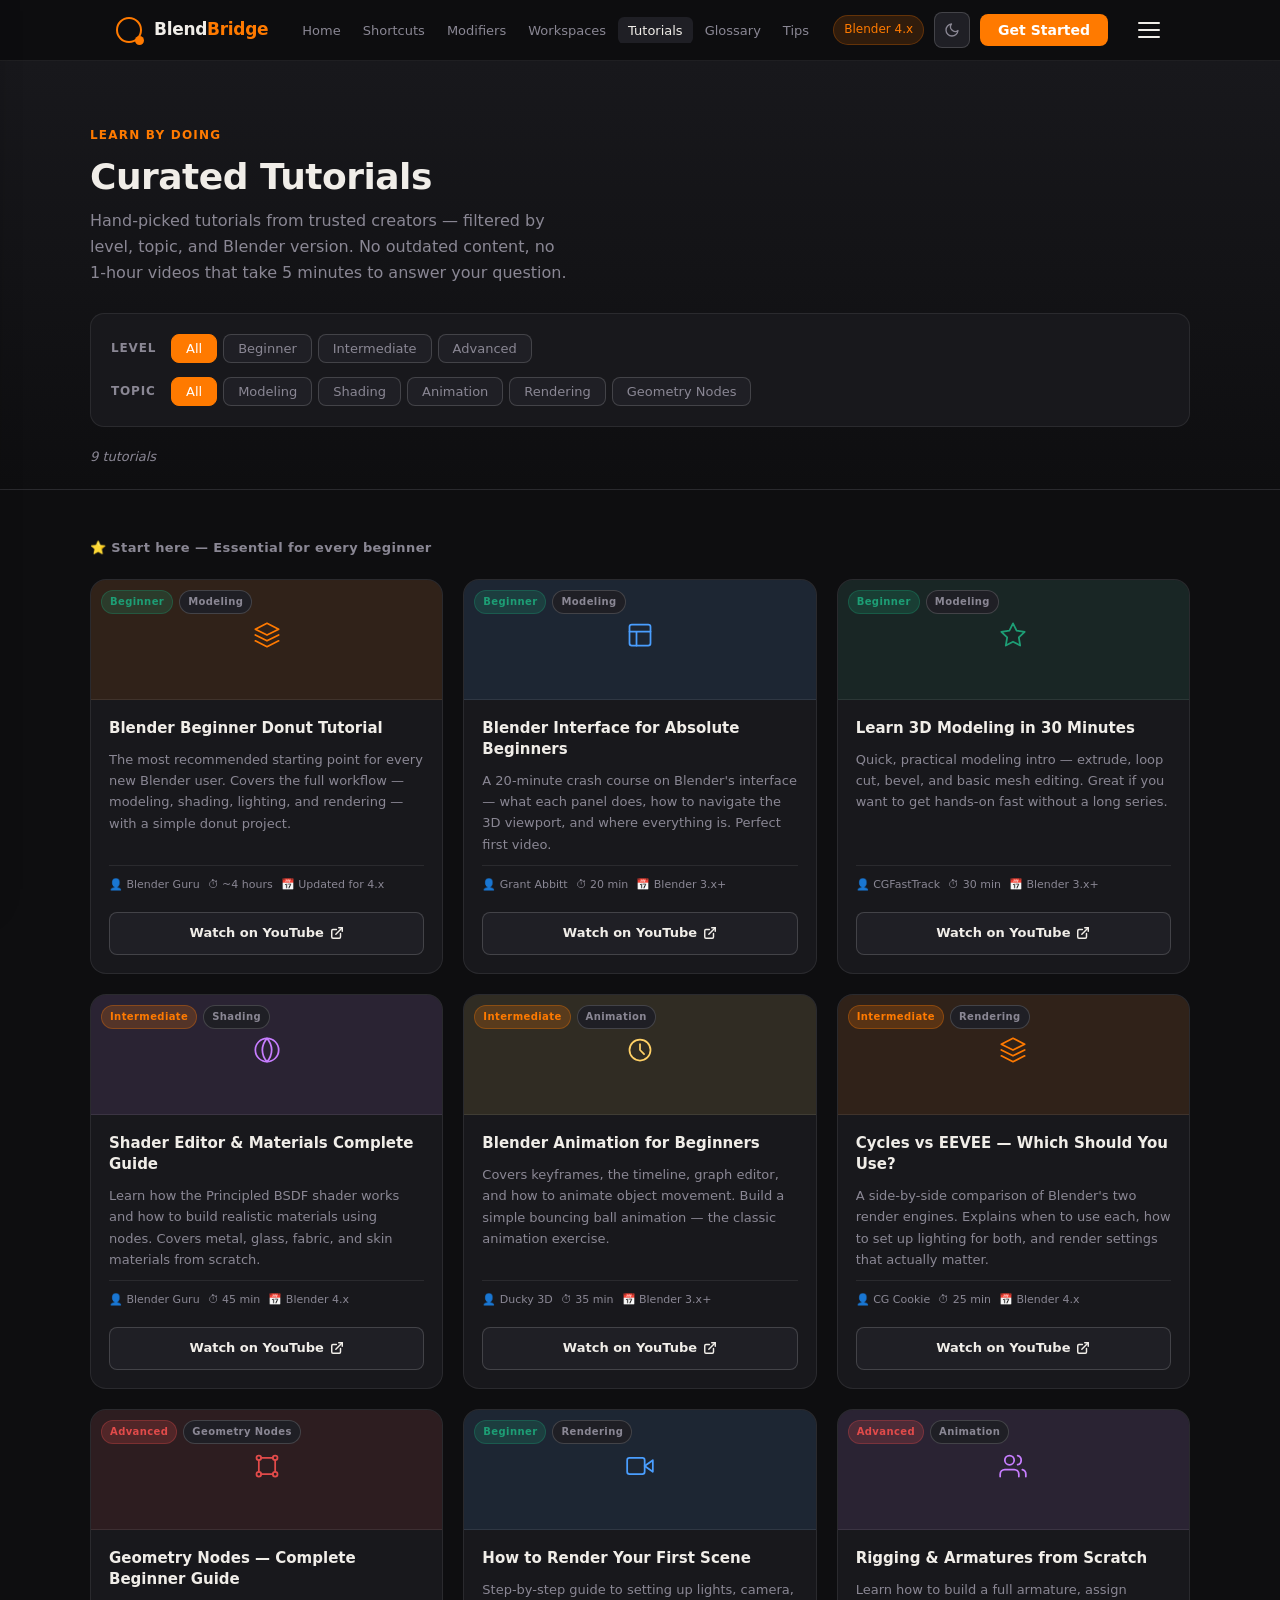
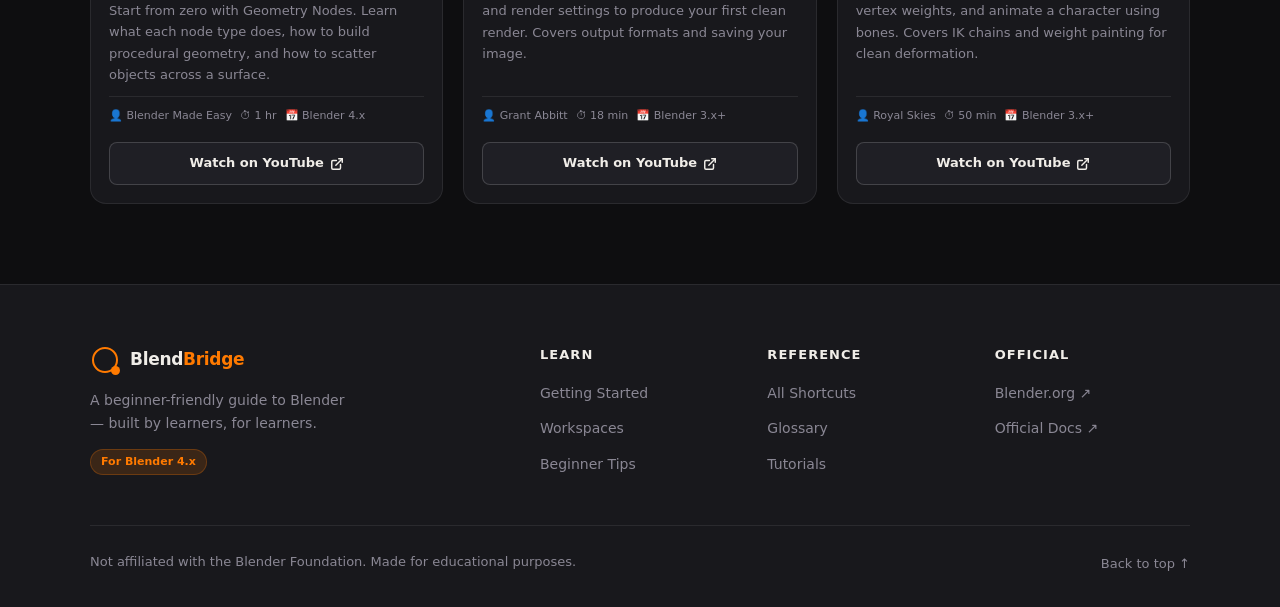
<file: tutorials.html>
<!DOCTYPE html>
<html lang="en" data-theme="dark">
<head>
  <meta charset="UTF-8">
  <meta name="viewport" content="width=device-width, initial-scale=1.0">
  <title>Tutorials — BlendBridge</title>
  <link rel="stylesheet" href="style-landing.css">
  <link rel="stylesheet" href="style-tutorials.css">
  <link rel="manifest" href="manifest.json">
</head>
<body>

  <!-- NAVBAR -->
  <nav class="navbar">
    <div class="nav-inner">
      <a class="nav-logo" href="index.html">
        <div class="logo-icon"><div class="logo-ring"></div><div class="logo-dot"></div></div>
        <span class="logo-text">Blend<span class="logo-accent">Bridge</span></span>
      </a>
            <ul class="nav-links">
        <li><a href="index.html" class="nav-link">Home</a></li>
        <li><a href="shortcuts.html" class="nav-link">Shortcuts</a></li>
        <li><a href="modifiers.html" class="nav-link">Modifiers</a></li>
        <li><a href="index.html#workspaces" class="nav-link">Workspaces</a></li>
        <li><a href="tutorials.html" class="nav-link active">Tutorials</a></li>
        <li><a href="glossary.html" class="nav-link">Glossary</a></li>
        <li><a href="index.html#tips" class="nav-link">Tips</a></li>
        <li><a href="errors.html" class="nav-link">Errors</a></li>
        <li><a href="practice.html" class="nav-link">Practice &amp; Quiz</a></li>
      </ul>
      <div class="nav-right">
        <span class="version-badge">Blender 4.x</span>
        <button class="dark-mode-toggle" id="darkToggle" aria-label="Toggle dark mode">
          <svg class="icon-moon" width="16" height="16" viewBox="0 0 24 24" fill="none" stroke="currentColor" stroke-width="2" stroke-linecap="round" stroke-linejoin="round"><path d="M21 12.79A9 9 0 1 1 11.21 3 7 7 0 0 0 21 12.79z"/></svg>
          <svg class="icon-sun" width="16" height="16" viewBox="0 0 24 24" fill="none" stroke="currentColor" stroke-width="2" stroke-linecap="round" stroke-linejoin="round"><circle cx="12" cy="12" r="5"/><line x1="12" y1="1" x2="12" y2="3"/><line x1="12" y1="21" x2="12" y2="23"/><line x1="4.22" y1="4.22" x2="5.64" y2="5.64"/><line x1="18.36" y1="18.36" x2="19.78" y2="19.78"/><line x1="1" y1="12" x2="3" y2="12"/><line x1="21" y1="12" x2="23" y2="12"/><line x1="4.22" y1="19.78" x2="5.64" y2="18.36"/><line x1="18.36" y1="5.64" x2="19.78" y2="4.22"/></svg>
        </button>
        <button class="nav-cta" onclick="location.href='index.html#start'">Get Started</button>
      </div>
      <button class="hamburger" id="hamburger" aria-label="Open menu">
        <span></span><span></span><span></span>
      </button>
    </div>
    <div class="mobile-menu" style="display:none">
      <a href="index.html">Home</a>
      <a href="shortcuts.html">Shortcuts</a>
      <a href="tutorials.html">Tutorials</a>
      <a href="glossary.html">Glossary</a>
      <a href="index.html#tips">Tips</a>
      <a href="errors.html">Errors</a>
    </div>
  </nav>

  <!-- PAGE HERO -->
  <section class="tut-hero">
    <div class="tut-hero-inner">
      <span class="section-eyebrow">Learn by doing</span>
      <h1 class="section-title">Curated Tutorials</h1>
      <p class="section-desc">Hand-picked tutorials from trusted creators — filtered by level, topic, and Blender version. No outdated content, no 1-hour videos that take 5 minutes to answer your question.</p>

      <!-- Filter Bar -->
      <div class="tut-filters">
        <div class="tut-filter-group">
          <span class="tut-filter-label">Level</span>
          <div class="tut-filter-btns" id="levelFilter">
            <button class="tfilter-btn active" data-filter="all">All</button>
            <button class="tfilter-btn" data-filter="beginner">Beginner</button>
            <button class="tfilter-btn" data-filter="intermediate">Intermediate</button>
            <button class="tfilter-btn" data-filter="advanced">Advanced</button>
          </div>
        </div>
        <div class="tut-filter-group">
          <span class="tut-filter-label">Topic</span>
          <div class="tut-filter-btns" id="topicFilter">
            <button class="tfilter-btn active" data-filter="all">All</button>
            <button class="tfilter-btn" data-filter="modeling">Modeling</button>
            <button class="tfilter-btn" data-filter="shading">Shading</button>
            <button class="tfilter-btn" data-filter="animation">Animation</button>
            <button class="tfilter-btn" data-filter="rendering">Rendering</button>
            <button class="tfilter-btn" data-filter="geometry-nodes">Geometry Nodes</button>
          </div>
        </div>
      </div>

      <div class="tut-results-note">
        <span id="tutCount"></span>
      </div>
    </div>
  </section>

  <!-- FEATURED -->
  <section class="tut-body">
    <div class="tut-body-inner">

      <p class="tut-section-label">⭐ Start here — Essential for every beginner</p>

      <div class="tut-grid" id="tutGrid">

        <!-- CARD 1 -->
        <div class="tut-card" data-level="beginner" data-topic="modeling">
          <div class="tut-card-top">
            <div class="tut-thumb">
              <div class="tut-thumb-icon">
                <svg width="28" height="28" viewBox="0 0 24 24" fill="none" stroke="currentColor" stroke-width="1.5" stroke-linecap="round" stroke-linejoin="round"><path d="M12 2L2 7l10 5 10-5-10-5z"/><path d="M2 17l10 5 10-5"/><path d="M2 12l10 5 10-5"/></svg>
              </div>
            </div>
            <div class="tut-card-badges">
              <span class="tut-badge tut-badge-beginner">Beginner</span>
              <span class="tut-badge tut-badge-topic">Modeling</span>
            </div>
          </div>
          <div class="tut-card-body">
            <h3 class="tut-card-title">Blender Beginner Donut Tutorial</h3>
            <p class="tut-card-desc">The most recommended starting point for every new Blender user. Covers the full workflow — modeling, shading, lighting, and rendering — with a simple donut project.</p>
            <div class="tut-card-meta">
              <span class="tut-meta-item">👤 Blender Guru</span>
              <span class="tut-meta-item">⏱ ~4 hours</span>
              <span class="tut-meta-item">📅 Updated for 4.x</span>
            </div>
          </div>
          <a href="https://www.youtube.com/watch?v=nIoXOplUvAw" target="_blank" rel="noopener" class="tut-card-link">
            Watch on YouTube
            <svg width="14" height="14" viewBox="0 0 24 24" fill="none" stroke="currentColor" stroke-width="2.5" stroke-linecap="round" stroke-linejoin="round"><path d="M18 13v6a2 2 0 0 1-2 2H5a2 2 0 0 1-2-2V8a2 2 0 0 1 2-2h6"/><polyline points="15 3 21 3 21 9"/><line x1="10" y1="14" x2="21" y2="3"/></svg>
          </a>
        </div>

        <!-- CARD 2 -->
        <div class="tut-card" data-level="beginner" data-topic="modeling">
          <div class="tut-card-top">
            <div class="tut-thumb tut-thumb-blue">
              <div class="tut-thumb-icon">
                <svg width="28" height="28" viewBox="0 0 24 24" fill="none" stroke="currentColor" stroke-width="1.5" stroke-linecap="round" stroke-linejoin="round"><rect x="3" y="3" width="18" height="18" rx="2"/><path d="M3 9h18M9 21V9"/></svg>
              </div>
            </div>
            <div class="tut-card-badges">
              <span class="tut-badge tut-badge-beginner">Beginner</span>
              <span class="tut-badge tut-badge-topic">Modeling</span>
            </div>
          </div>
          <div class="tut-card-body">
            <h3 class="tut-card-title">Blender Interface for Absolute Beginners</h3>
            <p class="tut-card-desc">A 20-minute crash course on Blender's interface — what each panel does, how to navigate the 3D viewport, and where everything is. Perfect first video.</p>
            <div class="tut-card-meta">
              <span class="tut-meta-item">👤 Grant Abbitt</span>
              <span class="tut-meta-item">⏱ 20 min</span>
              <span class="tut-meta-item">📅 Blender 3.x+</span>
            </div>
          </div>
          <a href="https://www.youtube.com/@grabbitt" target="_blank" rel="noopener" class="tut-card-link">
            Watch on YouTube
            <svg width="14" height="14" viewBox="0 0 24 24" fill="none" stroke="currentColor" stroke-width="2.5" stroke-linecap="round" stroke-linejoin="round"><path d="M18 13v6a2 2 0 0 1-2 2H5a2 2 0 0 1-2-2V8a2 2 0 0 1 2-2h6"/><polyline points="15 3 21 3 21 9"/><line x1="10" y1="14" x2="21" y2="3"/></svg>
          </a>
        </div>

        <!-- CARD 3 -->
        <div class="tut-card" data-level="beginner" data-topic="modeling">
          <div class="tut-card-top">
            <div class="tut-thumb tut-thumb-green">
              <div class="tut-thumb-icon">
                <svg width="28" height="28" viewBox="0 0 24 24" fill="none" stroke="currentColor" stroke-width="1.5" stroke-linecap="round" stroke-linejoin="round"><polygon points="12 2 15.09 8.26 22 9.27 17 14.14 18.18 21.02 12 17.77 5.82 21.02 7 14.14 2 9.27 8.91 8.26 12 2"/></svg>
              </div>
            </div>
            <div class="tut-card-badges">
              <span class="tut-badge tut-badge-beginner">Beginner</span>
              <span class="tut-badge tut-badge-topic">Modeling</span>
            </div>
          </div>
          <div class="tut-card-body">
            <h3 class="tut-card-title">Learn 3D Modeling in 30 Minutes</h3>
            <p class="tut-card-desc">Quick, practical modeling intro — extrude, loop cut, bevel, and basic mesh editing. Great if you want to get hands-on fast without a long series.</p>
            <div class="tut-card-meta">
              <span class="tut-meta-item">👤 CGFastTrack</span>
              <span class="tut-meta-item">⏱ 30 min</span>
              <span class="tut-meta-item">📅 Blender 3.x+</span>
            </div>
          </div>
          <a href="https://www.youtube.com/@CGFastTrack" target="_blank" rel="noopener" class="tut-card-link">
            Watch on YouTube
            <svg width="14" height="14" viewBox="0 0 24 24" fill="none" stroke="currentColor" stroke-width="2.5" stroke-linecap="round" stroke-linejoin="round"><path d="M18 13v6a2 2 0 0 1-2 2H5a2 2 0 0 1-2-2V8a2 2 0 0 1 2-2h6"/><polyline points="15 3 21 3 21 9"/><line x1="10" y1="14" x2="21" y2="3"/></svg>
          </a>
        </div>

        <!-- CARD 4 -->
        <div class="tut-card" data-level="intermediate" data-topic="shading">
          <div class="tut-card-top">
            <div class="tut-thumb tut-thumb-purple">
              <div class="tut-thumb-icon">
                <svg width="28" height="28" viewBox="0 0 24 24" fill="none" stroke="currentColor" stroke-width="1.5" stroke-linecap="round" stroke-linejoin="round"><circle cx="12" cy="12" r="10"/><path d="M12 2a15.3 15.3 0 0 1 4 10 15.3 15.3 0 0 1-4 10 15.3 15.3 0 0 1-4-10 15.3 15.3 0 0 1 4-10z"/></svg>
              </div>
            </div>
            <div class="tut-card-badges">
              <span class="tut-badge tut-badge-intermediate">Intermediate</span>
              <span class="tut-badge tut-badge-topic">Shading</span>
            </div>
          </div>
          <div class="tut-card-body">
            <h3 class="tut-card-title">Shader Editor & Materials Complete Guide</h3>
            <p class="tut-card-desc">Learn how the Principled BSDF shader works and how to build realistic materials using nodes. Covers metal, glass, fabric, and skin materials from scratch.</p>
            <div class="tut-card-meta">
              <span class="tut-meta-item">👤 Blender Guru</span>
              <span class="tut-meta-item">⏱ 45 min</span>
              <span class="tut-meta-item">📅 Blender 4.x</span>
            </div>
          </div>
          <a href="https://www.youtube.com/@blenderguru" target="_blank" rel="noopener" class="tut-card-link">
            Watch on YouTube
            <svg width="14" height="14" viewBox="0 0 24 24" fill="none" stroke="currentColor" stroke-width="2.5" stroke-linecap="round" stroke-linejoin="round"><path d="M18 13v6a2 2 0 0 1-2 2H5a2 2 0 0 1-2-2V8a2 2 0 0 1 2-2h6"/><polyline points="15 3 21 3 21 9"/><line x1="10" y1="14" x2="21" y2="3"/></svg>
          </a>
        </div>

        <!-- CARD 5 -->
        <div class="tut-card" data-level="intermediate" data-topic="animation">
          <div class="tut-card-top">
            <div class="tut-thumb tut-thumb-yellow">
              <div class="tut-thumb-icon">
                <svg width="28" height="28" viewBox="0 0 24 24" fill="none" stroke="currentColor" stroke-width="1.5" stroke-linecap="round" stroke-linejoin="round"><circle cx="12" cy="12" r="9"/><polyline points="12 7 12 12 15.5 15.5"/></svg>
              </div>
            </div>
            <div class="tut-card-badges">
              <span class="tut-badge tut-badge-intermediate">Intermediate</span>
              <span class="tut-badge tut-badge-topic">Animation</span>
            </div>
          </div>
          <div class="tut-card-body">
            <h3 class="tut-card-title">Blender Animation for Beginners</h3>
            <p class="tut-card-desc">Covers keyframes, the timeline, graph editor, and how to animate object movement. Build a simple bouncing ball animation — the classic animation exercise.</p>
            <div class="tut-card-meta">
              <span class="tut-meta-item">👤 Ducky 3D</span>
              <span class="tut-meta-item">⏱ 35 min</span>
              <span class="tut-meta-item">📅 Blender 3.x+</span>
            </div>
          </div>
          <a href="https://www.youtube.com/@Ducky3D" target="_blank" rel="noopener" class="tut-card-link">
            Watch on YouTube
            <svg width="14" height="14" viewBox="0 0 24 24" fill="none" stroke="currentColor" stroke-width="2.5" stroke-linecap="round" stroke-linejoin="round"><path d="M18 13v6a2 2 0 0 1-2 2H5a2 2 0 0 1-2-2V8a2 2 0 0 1 2-2h6"/><polyline points="15 3 21 3 21 9"/><line x1="10" y1="14" x2="21" y2="3"/></svg>
          </a>
        </div>

        <!-- CARD 6 -->
        <div class="tut-card" data-level="intermediate" data-topic="rendering">
          <div class="tut-card-top">
            <div class="tut-thumb tut-thumb-orange">
              <div class="tut-thumb-icon">
                <svg width="28" height="28" viewBox="0 0 24 24" fill="none" stroke="currentColor" stroke-width="1.5" stroke-linecap="round" stroke-linejoin="round"><path d="M12 2L2 7l10 5 10-5-10-5z"/><path d="M2 17l10 5 10-5"/><path d="M2 12l10 5 10-5"/></svg>
              </div>
            </div>
            <div class="tut-card-badges">
              <span class="tut-badge tut-badge-intermediate">Intermediate</span>
              <span class="tut-badge tut-badge-topic">Rendering</span>
            </div>
          </div>
          <div class="tut-card-body">
            <h3 class="tut-card-title">Cycles vs EEVEE — Which Should You Use?</h3>
            <p class="tut-card-desc">A side-by-side comparison of Blender's two render engines. Explains when to use each, how to set up lighting for both, and render settings that actually matter.</p>
            <div class="tut-card-meta">
              <span class="tut-meta-item">👤 CG Cookie</span>
              <span class="tut-meta-item">⏱ 25 min</span>
              <span class="tut-meta-item">📅 Blender 4.x</span>
            </div>
          </div>
          <a href="https://www.youtube.com/@cgcookie" target="_blank" rel="noopener" class="tut-card-link">
            Watch on YouTube
            <svg width="14" height="14" viewBox="0 0 24 24" fill="none" stroke="currentColor" stroke-width="2.5" stroke-linecap="round" stroke-linejoin="round"><path d="M18 13v6a2 2 0 0 1-2 2H5a2 2 0 0 1-2-2V8a2 2 0 0 1 2-2h6"/><polyline points="15 3 21 3 21 9"/><line x1="10" y1="14" x2="21" y2="3"/></svg>
          </a>
        </div>

        <!-- CARD 7 -->
        <div class="tut-card" data-level="advanced" data-topic="geometry-nodes">
          <div class="tut-card-top">
            <div class="tut-thumb tut-thumb-red">
              <div class="tut-thumb-icon">
                <svg width="28" height="28" viewBox="0 0 24 24" fill="none" stroke="currentColor" stroke-width="1.5" stroke-linecap="round" stroke-linejoin="round"><circle cx="5" cy="5" r="2"/><circle cx="19" cy="5" r="2"/><circle cx="5" cy="19" r="2"/><circle cx="19" cy="19" r="2"/><line x1="5" y1="7" x2="5" y2="17"/><line x1="19" y1="7" x2="19" y2="17"/><line x1="7" y1="5" x2="17" y2="5"/><line x1="7" y1="19" x2="17" y2="19"/></svg>
              </div>
            </div>
            <div class="tut-card-badges">
              <span class="tut-badge tut-badge-advanced">Advanced</span>
              <span class="tut-badge tut-badge-topic">Geometry Nodes</span>
            </div>
          </div>
          <div class="tut-card-body">
            <h3 class="tut-card-title">Geometry Nodes — Complete Beginner Guide</h3>
            <p class="tut-card-desc">Start from zero with Geometry Nodes. Learn what each node type does, how to build procedural geometry, and how to scatter objects across a surface.</p>
            <div class="tut-card-meta">
              <span class="tut-meta-item">👤 Blender Made Easy</span>
              <span class="tut-meta-item">⏱ 1 hr</span>
              <span class="tut-meta-item">📅 Blender 4.x</span>
            </div>
          </div>
          <a href="https://www.youtube.com/@BlenderMadeEasy" target="_blank" rel="noopener" class="tut-card-link">
            Watch on YouTube
            <svg width="14" height="14" viewBox="0 0 24 24" fill="none" stroke="currentColor" stroke-width="2.5" stroke-linecap="round" stroke-linejoin="round"><path d="M18 13v6a2 2 0 0 1-2 2H5a2 2 0 0 1-2-2V8a2 2 0 0 1 2-2h6"/><polyline points="15 3 21 3 21 9"/><line x1="10" y1="14" x2="21" y2="3"/></svg>
          </a>
        </div>

        <!-- CARD 8 -->
        <div class="tut-card" data-level="beginner" data-topic="rendering">
          <div class="tut-card-top">
            <div class="tut-thumb tut-thumb-blue">
              <div class="tut-thumb-icon">
                <svg width="28" height="28" viewBox="0 0 24 24" fill="none" stroke="currentColor" stroke-width="1.5" stroke-linecap="round" stroke-linejoin="round"><path d="M23 7l-7 5 7 5V7z"/><rect x="1" y="5" width="15" height="14" rx="2" ry="2"/></svg>
              </div>
            </div>
            <div class="tut-card-badges">
              <span class="tut-badge tut-badge-beginner">Beginner</span>
              <span class="tut-badge tut-badge-topic">Rendering</span>
            </div>
          </div>
          <div class="tut-card-body">
            <h3 class="tut-card-title">How to Render Your First Scene</h3>
            <p class="tut-card-desc">Step-by-step guide to setting up lights, camera, and render settings to produce your first clean render. Covers output formats and saving your image.</p>
            <div class="tut-card-meta">
              <span class="tut-meta-item">👤 Grant Abbitt</span>
              <span class="tut-meta-item">⏱ 18 min</span>
              <span class="tut-meta-item">📅 Blender 3.x+</span>
            </div>
          </div>
          <a href="https://www.youtube.com/@grabbitt" target="_blank" rel="noopener" class="tut-card-link">
            Watch on YouTube
            <svg width="14" height="14" viewBox="0 0 24 24" fill="none" stroke="currentColor" stroke-width="2.5" stroke-linecap="round" stroke-linejoin="round"><path d="M18 13v6a2 2 0 0 1-2 2H5a2 2 0 0 1-2-2V8a2 2 0 0 1 2-2h6"/><polyline points="15 3 21 3 21 9"/><line x1="10" y1="14" x2="21" y2="3"/></svg>
          </a>
        </div>

        <!-- CARD 9 -->
        <div class="tut-card" data-level="advanced" data-topic="animation">
          <div class="tut-card-top">
            <div class="tut-thumb tut-thumb-purple">
              <div class="tut-thumb-icon">
                <svg width="28" height="28" viewBox="0 0 24 24" fill="none" stroke="currentColor" stroke-width="1.5" stroke-linecap="round" stroke-linejoin="round"><path d="M17 21v-2a4 4 0 0 0-4-4H5a4 4 0 0 0-4 4v2"/><circle cx="9" cy="7" r="4"/><path d="M23 21v-2a4 4 0 0 0-3-3.87"/><path d="M16 3.13a4 4 0 0 1 0 7.75"/></svg>
              </div>
            </div>
            <div class="tut-card-badges">
              <span class="tut-badge tut-badge-advanced">Advanced</span>
              <span class="tut-badge tut-badge-topic">Animation</span>
            </div>
          </div>
          <div class="tut-card-body">
            <h3 class="tut-card-title">Rigging & Armatures from Scratch</h3>
            <p class="tut-card-desc">Learn how to build a full armature, assign vertex weights, and animate a character using bones. Covers IK chains and weight painting for clean deformation.</p>
            <div class="tut-card-meta">
              <span class="tut-meta-item">👤 Royal Skies</span>
              <span class="tut-meta-item">⏱ 50 min</span>
              <span class="tut-meta-item">📅 Blender 3.x+</span>
            </div>
          </div>
          <a href="https://www.youtube.com/@RoyalSkiesLLC" target="_blank" rel="noopener" class="tut-card-link">
            Watch on YouTube
            <svg width="14" height="14" viewBox="0 0 24 24" fill="none" stroke="currentColor" stroke-width="2.5" stroke-linecap="round" stroke-linejoin="round"><path d="M18 13v6a2 2 0 0 1-2 2H5a2 2 0 0 1-2-2V8a2 2 0 0 1 2-2h6"/><polyline points="15 3 21 3 21 9"/><line x1="10" y1="14" x2="21" y2="3"/></svg>
          </a>
        </div>

      </div>

      <div id="noTutResults" class="tut-no-results" style="display:none;">
        No tutorials found for this filter. Try a different level or topic.
      </div>

    </div>
  </section>

  <!-- FOOTER -->
  <footer class="footer">
    <div class="footer-inner">
      <div class="footer-top">
        <div class="footer-brand">
          <a class="footer-logo" href="index.html">
            <div class="logo-icon"><div class="logo-ring"></div><div class="logo-dot"></div></div>
            <span class="logo-text">Blend<span class="logo-accent">Bridge</span></span>
          </a>
          <p class="footer-tagline">A beginner-friendly guide to Blender — built by learners, for learners.</p>
          <span class="footer-version">For Blender 4.x</span>
        </div>
        <div class="footer-links-group">
          <div class="footer-col">
            <h4 class="footer-col-title">Learn</h4>
            <ul>
              <li><a href="index.html#start">Getting Started</a></li>
              <li><a href="index.html#workspaces">Workspaces</a></li>
              <li><a href="index.html#tips">Beginner Tips</a></li>
            </ul>
          </div>
          <div class="footer-col">
            <h4 class="footer-col-title">Reference</h4>
            <ul>
              <li><a href="shortcuts.html">All Shortcuts</a></li>
              <li><a href="glossary.html">Glossary</a></li>
              <li><a href="tutorials.html">Tutorials</a></li>
            </ul>
          </div>
          <div class="footer-col">
            <h4 class="footer-col-title">Official</h4>
            <ul>
              <li><a href="https://www.blender.org" target="_blank" rel="noopener">Blender.org ↗</a></li>
              <li><a href="https://docs.blender.org" target="_blank" rel="noopener">Official Docs ↗</a></li>
            </ul>
          </div>
        </div>
      </div>
      <div class="footer-bottom">
        <p class="footer-copy">Not affiliated with the Blender Foundation. Made for educational purposes.</p>
        <div class="footer-bottom-links"><a href="#">Back to top ↑</a></div>
      </div>
    </div>
  </footer>

  


  
  <!-- SIDE DRAWER -->
  <div class="sd-overlay" id="sdOverlay"></div>
  <div class="side-drawer" id="sideDrawer">
    <div class="sd-header">
      <span class="sd-logo">Blend<span style="color:var(--accent)">Bridge</span></span>
      <button class="sd-close" id="sdClose" aria-label="Close menu">
        <svg width="20" height="20" viewBox="0 0 24 24" fill="none" stroke="currentColor" stroke-width="2.5" stroke-linecap="round" stroke-linejoin="round"><line x1="18" y1="6" x2="6" y2="18"/><line x1="6" y1="6" x2="18" y2="18"/></svg>
      </button>
    </div>
    <nav class="sd-nav">
      <a href="index.html" class="sd-link"><span class="sd-icon">🏠</span>Home</a>
      <a href="shortcuts.html" class="sd-link"><span class="sd-icon">⌨️</span>Shortcuts</a>
      <a href="modifiers.html" class="sd-link"><span class="sd-icon">🔧</span>Modifiers</a>
      <a href="index.html#workspaces" class="sd-link"><span class="sd-icon">🖥️</span>Workspaces</a>
      <a href="tutorials.html" class="sd-link active"><span class="sd-icon">🎬</span>Tutorials</a>
      <a href="glossary.html" class="sd-link"><span class="sd-icon">📖</span>Glossary</a>
      <a href="index.html#tips" class="sd-link"><span class="sd-icon">💡</span>Tips</a>
      <a href="errors.html" class="sd-link"><span class="sd-icon">⚠️</span>Errors</a>
      <a href="practice.html" class="sd-link"><span class="sd-icon">🎯</span>Practice &amp; Quiz</a>
    </nav>
    <div class="sd-footer"><span class="sd-footer-text">For Blender 4.x</span></div>
  </div>

  <script>
    // ── Dark / Light Mode Toggle (with localStorage sync) ──
    const darkToggle = document.getElementById('darkToggle');
    const htmlEl = document.documentElement;
    const savedTheme = localStorage.getItem('theme') || 'dark';
    htmlEl.setAttribute('data-theme', savedTheme);
    if (darkToggle) {
      darkToggle.addEventListener('click', () => {
        const next = htmlEl.getAttribute('data-theme') === 'dark' ? 'light' : 'dark';
        htmlEl.setAttribute('data-theme', next);
        localStorage.setItem('theme', next);
      });
    }

    // ── Hamburger / Side Drawer ──
    const ham     = document.getElementById('hamburger');
    const drawer  = document.getElementById('sideDrawer');
    const overlay = document.getElementById('sdOverlay');
    const sdClose = document.getElementById('sdClose');
    function openDrawer() {
      if (drawer) drawer.classList.add('open');
      if (overlay) overlay.classList.add('open');
      document.body.style.overflow = 'hidden';
    }
    function closeDrawer() {
      if (drawer) drawer.classList.remove('open');
      if (overlay) overlay.classList.remove('open');
      document.body.style.overflow = '';
    }
    if (ham)     ham.addEventListener('click', openDrawer);
    if (sdClose) sdClose.addEventListener('click', closeDrawer);
    if (overlay) overlay.addEventListener('click', closeDrawer);
    if (drawer) {
      drawer.querySelectorAll('a').forEach(link => link.addEventListener('click', closeDrawer));
    }
    document.addEventListener('keydown', e => { if (e.key === 'Escape') closeDrawer(); });

    // ── Tutorial Level & Topic Filter System ──
    let activeLevel = 'all';
    let activeTopic = 'all';

    function applyFilters() {
      const cards = document.querySelectorAll('.tut-card');
      const noResults = document.getElementById('noTutResults');
      const countEl = document.getElementById('tutCount');
      let visible = 0;

      cards.forEach(card => {
        const levelMatch = activeLevel === 'all' || card.dataset.level === activeLevel;
        const topicMatch = activeTopic === 'all' || card.dataset.topic === activeTopic;
        if (levelMatch && topicMatch) {
          card.style.display = '';
          visible++;
        } else {
          card.style.display = 'none';
        }
      });

      if (noResults) noResults.style.display = visible === 0 ? 'block' : 'none';
      if (countEl) {
        countEl.textContent = visible === cards.length
          ? `${visible} tutorials`
          : `${visible} tutorial${visible !== 1 ? 's' : ''} matching your filters`;
      }
    }

    const levelFilterEl = document.getElementById('levelFilter');
    if (levelFilterEl) {
      levelFilterEl.querySelectorAll('.tfilter-btn').forEach(btn => {
        btn.addEventListener('click', () => {
          levelFilterEl.querySelectorAll('.tfilter-btn').forEach(b => b.classList.remove('active'));
          btn.classList.add('active');
          activeLevel = btn.dataset.filter;
          applyFilters();
        });
      });
    }

    const topicFilterEl = document.getElementById('topicFilter');
    if (topicFilterEl) {
      topicFilterEl.querySelectorAll('.tfilter-btn').forEach(btn => {
        btn.addEventListener('click', () => {
          topicFilterEl.querySelectorAll('.tfilter-btn').forEach(b => b.classList.remove('active'));
          btn.classList.add('active');
          activeTopic = btn.dataset.filter;
          applyFilters();
        });
      });
    }

    applyFilters();

    // ── PWA Offline Service Worker Registration ──
    if ('serviceWorker' in navigator) {
      window.addEventListener('load', () => {
        navigator.serviceWorker.register('./sw.js').catch(() => {});
      });
    }
  </script>
</body>
</html>
</file>
<file: style-landing.css>
*, *::before, *::after { box-sizing: border-box; margin: 0; padding: 0; }

:root {
  --font-display: 'Space Grotesk', 'Segoe UI', system-ui, sans-serif;
  --font-body:    'Inter', 'Segoe UI', system-ui, sans-serif;
  --accent:       #ff7a00;
  --accent-dim:   rgba(255,122,0,0.15);
  --accent-glow:  rgba(255,122,0,0.25);
}

[data-theme="dark"] {
  --bg:        #0e0e10;
  --bg-card:   #18181c;
  --bg-surface:#1f1f25;
  --border:    rgba(255,255,255,0.08);
  --border-hi: rgba(255,255,255,0.16);
  --text:      #f0ede8;
  --text-muted:#8a8794;
}

[data-theme="light"] {
  --bg:        #fbf6ed;
  --bg-card:   #ffffff;
  --bg-surface:#f0ebe2;
  --border:    rgba(0,0,0,0.10);
  --border-hi: rgba(0,0,0,0.18);
  --text:      #1a1a1a;
  --text-muted:#6b6460;
}

html { scroll-behavior: smooth; }

body {
  background: var(--bg);
  color: var(--text);
  font-family: var(--font-body);
  font-size: 16px;
  line-height: 1.6;
  -webkit-font-smoothing: antialiased;
}

/* ── NAVBAR ── */
.navbar {
  position: sticky; top: 0; z-index: 100;
  background: rgba(14,14,16,0.92);
  backdrop-filter: blur(12px);
  border-bottom: 1px solid var(--border);
}
[data-theme="light"] .navbar { background: rgba(251,246,237,0.95); }

.nav-inner {
  max-width: 1100px; margin: 0 auto;
  padding: 0 24px; height: 60px;
  display: flex; align-items: center; gap: 24px;
}

.nav-logo { display: flex; align-items: center; gap: 10px; text-decoration: none; flex-shrink: 0; }
.logo-icon { width: 30px; height: 30px; position: relative; display: flex; align-items: center; justify-content: center; }
.logo-ring { width: 26px; height: 26px; border-radius: 50%; border: 2.5px solid var(--accent); }
.logo-dot { position: absolute; width: 9px; height: 9px; border-radius: 50%; background: var(--accent); right: 0; bottom: 0; }
.logo-text { font-family: var(--font-display); font-size: 17px; font-weight: 600; color: var(--text); letter-spacing: -0.3px; }
.logo-accent { color: var(--accent); }

.nav-links { display: flex; list-style: none; gap: 2px; flex: 1; overflow: hidden; }
.nav-link { text-decoration: none; color: var(--text-muted); font-size: 13px; font-weight: 500; padding: 6px 10px; border-radius: 6px; white-space: nowrap; }
.nav-link:hover, .nav-link.active { color: var(--text); background: var(--bg-surface); }

.nav-right { display: flex; align-items: center; gap: 10px; flex-shrink: 0; }
.version-badge { font-size: 12px; font-weight: 500; color: var(--accent); background: var(--accent-dim); border: 1px solid var(--accent-glow); padding: 4px 10px; border-radius: 20px; white-space: nowrap; }

.dark-mode-toggle {
  width: 36px; height: 36px; border-radius: 8px;
  background: var(--bg-surface); border: 1px solid var(--border-hi);
  color: var(--text-muted); cursor: pointer;
  display: flex; align-items: center; justify-content: center;
}
.dark-mode-toggle:hover { background: var(--accent-dim); color: var(--accent); }
[data-theme="dark"] .icon-sun { display: none; }
[data-theme="dark"] .icon-moon { display: block; }
[data-theme="light"] .icon-moon { display: none; }
[data-theme="light"] .icon-sun { display: block; }

.nav-cta { font-family: var(--font-body); font-size: 14px; font-weight: 600; color: #fff; background: var(--accent); border: none; padding: 8px 18px; border-radius: 8px; cursor: pointer; white-space: nowrap; }
.nav-cta:hover { opacity: 0.88; }

.hamburger { display: flex; flex-direction: column; gap: 5px; background: none; border: none; cursor: pointer; padding: 6px; flex-shrink: 0; }
.hamburger span { display: block; width: 22px; height: 2px; background: var(--text); border-radius: 2px; }

.mobile-menu { display: none !important; }

/* ── SEARCH ICON IN NAV ── */
.nav-search-icon {
  display: flex; align-items: center; justify-content: center;
  width: 34px; height: 34px; padding: 0 !important;
  border-radius: 8px; border: 1px solid var(--border-hi);
  background: var(--bg-surface); color: var(--text-muted) !important;
}
.nav-search-icon:hover { color: var(--accent) !important; background: var(--accent-dim) !important; }
.nav-search-icon.active { color: var(--accent) !important; background: var(--accent-dim) !important; }

/* ── HERO ── */
.hero { position: relative; min-height: calc(100vh - 60px); display: flex; align-items: center; overflow: hidden; padding: 80px 24px 60px; }
.hero-bg-grid { position: absolute; inset: 0; background-image: linear-gradient(var(--border) 1px, transparent 1px), linear-gradient(90deg, var(--border) 1px, transparent 1px); background-size: 48px 48px; mask-image: radial-gradient(ellipse 80% 70% at 50% 40%, black 30%, transparent 100%); }
.hero-inner { max-width: 1100px; margin: 0 auto; width: 100%; display: grid; grid-template-columns: 1fr auto; gap: 48px; align-items: center; position: relative; z-index: 1; }
.hero-badge { display: inline-flex; align-items: center; gap: 8px; font-size: 13px; font-weight: 500; color: var(--accent); background: var(--accent-dim); border: 1px solid var(--accent-glow); padding: 5px 12px; border-radius: 20px; margin-bottom: 22px; width: fit-content; }
.badge-dot { width: 7px; height: 7px; border-radius: 50%; background: var(--accent); animation: pulse 2s infinite; }
@keyframes pulse { 0%,100%{opacity:1} 50%{opacity:0.4} }
.hero-title { font-family: var(--font-display); font-size: clamp(32px,5vw,54px); font-weight: 700; line-height: 1.15; letter-spacing: -1px; color: var(--text); margin-bottom: 20px; }
.hero-title-accent { color: var(--accent); }
.hero-desc { font-size: 17px; color: var(--text-muted); line-height: 1.7; max-width: 480px; margin-bottom: 32px; }
.hero-desc em { color: var(--text); font-style: normal; font-weight: 500; }
.hero-actions { display: flex; gap: 12px; flex-wrap: wrap; margin-bottom: 48px; }
.btn-primary { display: inline-flex; align-items: center; gap: 8px; background: var(--accent); color: #fff; font-size: 15px; font-weight: 600; padding: 12px 22px; border-radius: 10px; text-decoration: none; }
.btn-primary:hover { opacity: 0.88; }
.btn-secondary { display: inline-flex; align-items: center; gap: 8px; background: var(--bg-surface); color: var(--text); font-size: 15px; font-weight: 500; padding: 12px 22px; border-radius: 10px; text-decoration: none; border: 1px solid var(--border-hi); }
.hero-stats { display: flex; align-items: center; gap: 24px; }
.stat { display: flex; flex-direction: column; gap: 2px; }
.stat-number { font-family: var(--font-display); font-size: 22px; font-weight: 700; color: var(--text); }
.stat-label { font-size: 12px; color: var(--text-muted); text-transform: uppercase; letter-spacing: 0.06em; }
.stat-divider { width: 1px; height: 32px; background: var(--border-hi); }
.hero-visual { flex-shrink: 0; }
.keyboard-card { background: var(--bg-card); border: 1px solid var(--border-hi); border-radius: 16px; padding: 20px; width: 280px; }
.kb-label { font-size: 11px; font-weight: 500; color: var(--text-muted); text-transform: uppercase; letter-spacing: 0.07em; margin-bottom: 14px; }
.kb-rows { display: flex; flex-direction: column; gap: 6px; margin-bottom: 14px; }
.kb-row { display: flex; gap: 5px; }
.kb-key { min-width: 34px; height: 34px; display: flex; align-items: center; justify-content: center; background: var(--bg-surface); border: 1px solid var(--border-hi); border-bottom: 3px solid rgba(255,255,255,0.12); border-radius: 6px; font-size: 12px; font-weight: 600; color: var(--text-muted); }
.kb-key.wide2 { min-width: 54px; }
.kb-key.wide3 { min-width: 48px; }
.kb-key.highlight { background: var(--accent-dim); border-color: var(--accent-glow); border-bottom-color: var(--accent); color: var(--accent); }
.kb-hint { font-size: 12px; color: var(--text-muted); border-top: 1px solid var(--border); padding-top: 12px; display: flex; align-items: center; flex-wrap: wrap; gap: 4px; }
.hint-key { display: inline-block; background: var(--bg-surface); border: 1px solid var(--border-hi); border-radius: 4px; padding: 1px 6px; font-size: 11px; font-weight: 600; color: var(--accent); }

/* ── SECTION COMMONS ── */
.section-eyebrow { display: inline-block; font-size: 12px; font-weight: 600; letter-spacing: 0.1em; text-transform: uppercase; color: var(--accent); margin-bottom: 10px; }
.section-title { font-family: var(--font-display); font-size: clamp(24px,3.5vw,36px); font-weight: 700; color: var(--text); letter-spacing: -0.5px; margin-bottom: 10px; line-height: 1.2; }
.section-desc { font-size: 16px; color: var(--text-muted); max-width: 480px; }

/* ── PATHS ── */
.paths { padding: 80px 24px; border-top: 1px solid var(--border); }
.paths-inner { max-width: 1100px; margin: 0 auto; }
.paths-header { margin-bottom: 44px; }
.paths-grid { display: grid; grid-template-columns: repeat(3,1fr); gap: 20px; }
.path-card { background: var(--bg-card); border: 1px solid var(--border); border-radius: 16px; padding: 24px; display: flex; flex-direction: column; gap: 16px; position: relative; }
.path-card:hover { transform: translateY(-4px); }
.path-beginner:hover { border-color: rgba(29,158,117,0.5); }
.path-intermediate:hover { border-color: rgba(255,122,0,0.5); }
.path-advanced:hover { border-color: rgba(226,75,74,0.5); }
.path-featured { border-color: rgba(255,122,0,0.35); background: linear-gradient(160deg,var(--bg-card) 70%,rgba(255,122,0,0.06)); }
.path-popular-badge { position: absolute; top: -1px; right: 20px; font-size: 11px; font-weight: 600; color: #fff; background: var(--accent); padding: 3px 10px; border-radius: 0 0 8px 8px; }
.path-card-top { display: flex; align-items: center; justify-content: space-between; }
.path-icon { width: 40px; height: 40px; border-radius: 10px; background: var(--bg-surface); border: 1px solid var(--border-hi); display: flex; align-items: center; justify-content: center; color: var(--text-muted); }
.path-beginner .path-icon { color:#1d9e75; border-color:rgba(29,158,117,0.3); background:rgba(29,158,117,0.1); }
.path-intermediate .path-icon { color:var(--accent); border-color:rgba(255,122,0,0.3); background:rgba(255,122,0,0.1); }
.path-advanced .path-icon { color:#e24b4a; border-color:rgba(226,75,74,0.3); background:rgba(226,75,74,0.1); }
.path-tag { font-size: 11px; font-weight: 600; padding: 4px 10px; border-radius: 20px; letter-spacing: 0.04em; }
.tag-beginner { background:rgba(29,158,117,0.15); color:#1d9e75; border:1px solid rgba(29,158,117,0.3); }
.tag-intermediate { background:rgba(255,122,0,0.15); color:var(--accent); border:1px solid rgba(255,122,0,0.3); }
.tag-advanced { background:rgba(226,75,74,0.15); color:#e24b4a; border:1px solid rgba(226,75,74,0.3); }
.path-title { font-family:var(--font-display); font-size:18px; font-weight:600; color:var(--text); line-height:1.3; }
.path-desc { font-size:14px; color:var(--text-muted); line-height:1.65; }
.path-topics { list-style:none; display:flex; flex-direction:column; gap:7px; flex:1; }
.path-topics li { font-size:13px; color:var(--text-muted); padding-left:16px; position:relative; }
.path-topics li::before { content:'→'; position:absolute; left:0; color:var(--border-hi); font-size:12px; }
.path-beginner .path-topics li::before { color:#1d9e75; }
.path-intermediate .path-topics li::before { color:var(--accent); }
.path-advanced .path-topics li::before { color:#e24b4a; }
.path-cta { display:inline-flex; align-items:center; gap:6px; font-size:14px; font-weight:600; text-decoration:none; padding:10px 16px; border-radius:8px; border:1px solid var(--border-hi); color:var(--text); background:var(--bg-surface); margin-top:auto; width:fit-content; }
.path-beginner .path-cta:hover { border-color:#1d9e75; color:#1d9e75; }
.path-intermediate .path-cta:hover { border-color:var(--accent); color:var(--accent); }
.path-advanced .path-cta:hover { border-color:#e24b4a; color:#e24b4a; }

/* ── WORKSPACE ── */
.workspaces { padding:80px 24px; border-top:1px solid var(--border); }
.workspaces-inner { max-width:1100px; margin:0 auto; }
.ws-header { margin-bottom:44px; }
.ws-grid { display:grid; grid-template-columns:repeat(3,1fr); gap:16px; }
.ws-card { background:var(--bg-card); border:1px solid var(--border); border-radius:14px; padding:20px; display:flex; gap:16px; }
.ws-card:hover { transform:translateY(-3px); border-color:var(--border-hi); }
.ws-card-highlight { border-color:rgba(255,122,0,0.3); }
.ws-card-icon { width:40px; height:40px; border-radius:10px; background:var(--icon-bg); border:1px solid var(--icon-border); display:flex; align-items:center; justify-content:center; color:var(--icon-color); flex-shrink:0; margin-top:2px; }
.ws-card-content { display:flex; flex-direction:column; gap:6px; flex:1; }
.ws-card-label { font-size:11px; font-weight:500; text-transform:uppercase; letter-spacing:0.07em; color:var(--text-muted); }
.ws-card-title { font-family:var(--font-display); font-size:16px; font-weight:600; color:var(--text); }
.ws-card-desc { font-size:13px; color:var(--text-muted); line-height:1.65; }
.ws-card-desc strong { color:var(--text); font-weight:500; }
.ws-card-tip { font-size:12px; color:var(--text-muted); display:flex; align-items:center; flex-wrap:wrap; gap:4px; margin-top:4px; padding-top:10px; border-top:1px solid var(--border); }
.tip-key { display:inline-block; background:var(--bg-surface); border:1px solid var(--border-hi); border-bottom:2px solid var(--border-hi); border-radius:4px; padding:1px 6px; font-size:11px; font-weight:600; color:var(--text); }

/* ── QUICK SHORTCUTS ── */
.qshortcuts { padding:80px 24px; border-top:1px solid var(--border); background:linear-gradient(180deg,var(--bg) 0%,var(--bg-card) 100%); }
.qshortcuts-inner { max-width:1100px; margin:0 auto; }
.qs-header { display:flex; align-items:flex-end; justify-content:space-between; gap:24px; margin-bottom:36px; flex-wrap:wrap; }
.qs-view-all { display:inline-flex; align-items:center; gap:6px; font-size:14px; font-weight:500; color:var(--accent); text-decoration:none; padding:8px 16px; border:1px solid rgba(255,122,0,0.3); border-radius:8px; flex-shrink:0; }
.qs-view-all:hover { background:var(--accent-dim); }
.qs-grid { display:grid; grid-template-columns:repeat(4,1fr); gap:12px; }
.qs-card { background:var(--bg-card); border:1px solid var(--border); border-radius:12px; padding:16px; display:flex; flex-direction:column; gap:12px; }
.qs-card:hover { border-color:rgba(255,122,0,0.4); transform:translateY(-2px); }
.qs-keys { display:flex; align-items:center; gap:5px; flex-wrap:wrap; }
.qs-key { display:inline-flex; align-items:center; justify-content:center; min-width:32px; padding:5px 10px; background:var(--bg-surface); border:1px solid var(--border-hi); border-bottom:3px solid rgba(255,255,255,0.12); border-radius:6px; font-size:13px; font-weight:700; color:var(--text); white-space:nowrap; }
.qs-key-mod { background:rgba(255,122,0,0.1); border-color:rgba(255,122,0,0.3); border-bottom-color:rgba(255,122,0,0.5); color:var(--accent); font-size:11px; }
.qs-plus { font-size:12px; color:var(--text-muted); }
.qs-info { display:flex; flex-direction:column; gap:3px; }
.qs-action { font-size:14px; font-weight:600; color:var(--text); font-family:var(--font-display); }
.qs-mode { font-size:11px; color:var(--text-muted); text-transform:uppercase; letter-spacing:0.05em; }
.qs-footer-note { margin-top:28px; padding:14px 20px; background:var(--bg-surface); border:1px solid var(--border-hi); border-left:3px solid var(--accent); border-radius:0 10px 10px 0; font-size:14px; color:var(--text-muted); line-height:1.6; }
.qs-footer-note strong { color:var(--text); }

/* ── TIPS ── */
.tips { padding:80px 24px; border-top:1px solid var(--border); }
.tips-inner { max-width:1100px; margin:0 auto; }
.tips-header { margin-bottom:36px; }
.tip-banner-wrap { margin-bottom:48px; }
.tip-banner-card { display:flex; align-items:center; gap:20px; background:var(--bg-card); border:1px solid rgba(255,122,0,0.3); border-left:4px solid var(--accent); border-radius:0 14px 14px 0; padding:20px 24px; }
.tip-banner-card.tip-fade { opacity:0; }
.tip-banner-icon { width:40px; height:40px; border-radius:50%; background:var(--accent-dim); border:1px solid rgba(255,122,0,0.3); display:flex; align-items:center; justify-content:center; color:var(--accent); flex-shrink:0; }
.tip-banner-body { flex:1; display:flex; flex-direction:column; gap:6px; }
.tip-banner-label { font-size:11px; font-weight:500; text-transform:uppercase; letter-spacing:0.08em; color:var(--accent); }
.tip-banner-text { font-size:15px; color:var(--text); line-height:1.6; }
.tip-banner-controls { display:flex; gap:6px; flex-shrink:0; }
.tip-btn { width:34px; height:34px; border-radius:8px; background:var(--bg-surface); border:1px solid var(--border-hi); color:var(--text-muted); cursor:pointer; display:flex; align-items:center; justify-content:center; }
.tip-btn:hover { background:var(--accent-dim); color:var(--accent); }
.tip-dots { display:flex; gap:6px; justify-content:center; margin-top:14px; }
.tip-dot { width:7px; height:7px; border-radius:50%; background:var(--border-hi); border:none; cursor:pointer; padding:0; }
.tip-dot.active { background:var(--accent); transform:scale(1.3); width:24px; border-radius:4px; }
.tips-grid { display:grid; grid-template-columns:repeat(3,1fr); gap:16px; }
.tips-card { background:var(--bg-card); border:1px solid var(--border); border-radius:14px; padding:22px; display:flex; flex-direction:column; gap:10px; }
.tips-card:hover { border-color:var(--border-hi); transform:translateY(-3px); }
.tips-card-num { font-family:var(--font-display); font-size:28px; font-weight:700; color:var(--border-hi); line-height:1; }
.tips-card-title { font-family:var(--font-display); font-size:16px; font-weight:600; color:var(--text); }
.tips-card-desc { font-size:13px; color:var(--text-muted); line-height:1.65; }

/* ── ERRORS CTA ── */
.errors-cta-section { padding:40px 24px; border-top:1px solid var(--border); background:var(--bg-card); }
.errors-cta-inner { max-width:1100px; margin:0 auto; display:flex; align-items:center; gap:20px; flex-wrap:wrap; }
.errors-cta-icon { width:52px; height:52px; border-radius:12px; background:rgba(226,75,74,0.1); border:1px solid rgba(226,75,74,0.25); display:flex; align-items:center; justify-content:center; color:#e24b4a; flex-shrink:0; }
.errors-cta-text { flex:1; min-width:200px; }
.errors-cta-text h3 { font-family:var(--font-display); font-size:18px; font-weight:600; color:var(--text); margin-bottom:4px; }
.errors-cta-text p { font-size:14px; color:var(--text-muted); line-height:1.6; }
.errors-cta-btn { display:inline-flex; align-items:center; gap:8px; padding:12px 22px; background:rgba(226,75,74,0.1); border:1px solid rgba(226,75,74,0.3); border-radius:10px; color:#e24b4a; text-decoration:none; font-size:14px; font-weight:600; white-space:nowrap; flex-shrink:0; }
.errors-cta-btn:hover { background:rgba(226,75,74,0.2); }

/* ── FOOTER ── */
.footer { border-top:1px solid var(--border); background:var(--bg-card); padding:60px 24px 32px; }
.footer-inner { max-width:1100px; margin:0 auto; }
.footer-top { display:grid; grid-template-columns:1.2fr 2fr; gap:60px; margin-bottom:48px; }
.footer-brand { display:flex; flex-direction:column; gap:14px; }
.footer-logo { display:flex; align-items:center; gap:10px; text-decoration:none; width:fit-content; }
.footer-tagline { font-size:14px; color:var(--text-muted); line-height:1.65; max-width:260px; }
.footer-version { display:inline-block; font-size:11px; font-weight:600; color:var(--accent); background:var(--accent-dim); border:1px solid var(--accent-glow); padding:3px 10px; border-radius:20px; width:fit-content; }
.footer-links-group { display:grid; grid-template-columns:repeat(3,1fr); gap:32px; }
.footer-col h4.footer-col-title { font-family:var(--font-display); font-size:13px; font-weight:600; color:var(--text); text-transform:uppercase; letter-spacing:0.08em; margin-bottom:14px; }
.footer-col ul { list-style:none; display:flex; flex-direction:column; gap:10px; }
.footer-col ul li a { font-size:14px; color:var(--text-muted); text-decoration:none; }
.footer-col ul li a:hover { color:var(--accent); }
.footer-bottom { display:flex; align-items:center; justify-content:space-between; padding-top:24px; border-top:1px solid var(--border); flex-wrap:wrap; gap:12px; }
.footer-copy { font-size:13px; color:var(--text-muted); }
.footer-bottom-links a { font-size:13px; color:var(--text-muted); text-decoration:none; }
.footer-bottom-links a:hover { color:var(--accent); }

/* ── PAGE NAVIGATION ── */
.page-nav { border-top:1px solid var(--border); padding:24px; background:var(--bg-card); }
.page-nav-inner { max-width:1100px; margin:0 auto; display:flex; align-items:center; justify-content:space-between; gap:16px; }
.pn-btn { display:inline-flex; align-items:center; gap:10px; padding:10px 18px; border-radius:10px; border:1px solid var(--border-hi); background:var(--bg-surface); color:var(--text); text-decoration:none; min-width:130px; }
.pn-btn:hover { background:var(--accent-dim); border-color:rgba(255,122,0,0.4); }
.pn-btn svg { flex-shrink:0; color:var(--accent); }
.pn-btn-text { display:flex; flex-direction:column; gap:1px; }
.pn-btn-right .pn-btn-text { align-items:flex-end; }
.pn-btn-label { font-size:11px; font-weight:500; color:var(--text-muted); text-transform:uppercase; letter-spacing:0.06em; }
.pn-btn-page { font-size:14px; font-weight:600; color:var(--text); }
.pn-disabled { opacity:0.35; cursor:default; }
.pn-center { display:flex; flex-direction:column; align-items:center; gap:8px; }
.pn-dots { display:flex; align-items:center; gap:6px; }
.pn-dot { width:8px; height:8px; border-radius:50%; background:var(--border-hi); border:none; cursor:pointer; display:block; text-decoration:none; }
.pn-dot:hover { background:var(--text-muted); }
.pn-dot.active { background:var(--accent); width:24px; border-radius:4px; cursor:default; }
.pn-label { font-size:12px; color:var(--text-muted); white-space:nowrap; }

/* ── NEXT TOPIC ── */
.next-topic-section { padding:40px 24px; border-top:1px solid var(--border); background:linear-gradient(135deg,var(--bg-card) 0%,var(--bg) 100%); }
.next-topic-inner { max-width:1100px; margin:0 auto; }
.nt-eyebrow { display:block; font-size:11px; font-weight:600; text-transform:uppercase; letter-spacing:0.1em; color:var(--accent); margin-bottom:12px; }
.nt-card { display:flex; align-items:center; justify-content:space-between; gap:24px; padding:24px 28px; background:var(--bg-card); border:1px solid var(--border); border-left:4px solid var(--accent); border-radius:0 14px 14px 0; flex-wrap:wrap; }
.nt-card-text { flex:1; }
.nt-title { font-family:var(--font-display); font-size:20px; font-weight:700; color:var(--text); margin-bottom:4px; }
.nt-desc { font-size:14px; color:var(--text-muted); line-height:1.5; }
.nt-btn { display:inline-flex; align-items:center; gap:8px; padding:12px 24px; background:var(--accent); color:#fff; text-decoration:none; border-radius:10px; font-size:15px; font-weight:600; white-space:nowrap; flex-shrink:0; }
.nt-btn:hover { opacity:0.88; }
.next-topic-end { text-align:center; }
.next-topic-end .next-topic-inner { display:flex; flex-direction:column; align-items:center; gap:12px; }
.nt-end-icon { width:56px; height:56px; border-radius:50%; background:rgba(29,158,117,0.12); border:1px solid rgba(29,158,117,0.25); display:flex; align-items:center; justify-content:center; color:#1d9e75; }
.nt-end-title { font-family:var(--font-display); font-size:22px; font-weight:700; color:var(--text); }
.nt-end-desc { font-size:14px; color:var(--text-muted); max-width:400px; }
.nt-btn-home { display:inline-flex; align-items:center; gap:8px; padding:11px 22px; background:var(--bg-surface); border:1px solid var(--border-hi); border-radius:10px; color:var(--text); text-decoration:none; font-size:14px; font-weight:600; }
.nt-btn-home:hover { background:var(--accent-dim); }

/* ── SIDE DRAWER ── */
.sd-overlay { position:fixed; inset:0; background:rgba(0,0,0,0.65); z-index:999; opacity:0; pointer-events:none; transition:opacity 0.2s; }
.sd-overlay.open { opacity:1; pointer-events:all; }
.side-drawer { position:fixed; top:0; left:-300px; width:280px; height:100vh; background:var(--bg-card); border-right:1px solid var(--border-hi); z-index:1000; display:flex; flex-direction:column; transition:left 0.25s cubic-bezier(0.4,0,0.2,1); box-shadow:4px 0 32px rgba(0,0,0,0.4); overflow:hidden; }
.side-drawer.open { left:0; }
.sd-header { display:flex; align-items:center; justify-content:space-between; padding:18px 20px; border-bottom:1px solid var(--border); flex-shrink:0; }
.sd-logo { font-family:var(--font-display); font-size:17px; font-weight:600; color:var(--text); }
.sd-close { width:34px; height:34px; border-radius:8px; background:var(--bg-surface); border:1px solid var(--border-hi); color:var(--text-muted); cursor:pointer; display:flex; align-items:center; justify-content:center; }
.sd-close:hover { background:var(--accent-dim); color:var(--accent); }
.sd-nav { flex:1; overflow-y:auto; padding:10px; display:flex; flex-direction:column; gap:3px; }
.sd-link { display:flex; align-items:center; gap:12px; padding:12px 14px; border-radius:10px; text-decoration:none; color:var(--text-muted); font-size:15px; font-weight:500; }
.sd-link:hover { background:var(--bg-surface); color:var(--text); }
.sd-link.active { background:var(--accent-dim); color:var(--accent); font-weight:600; }
.sd-icon { font-size:18px; width:26px; text-align:center; }
.sd-footer { padding:16px 20px; border-top:1px solid var(--border); flex-shrink:0; }
.sd-footer-text { font-size:12px; color:var(--text-muted); }

/* ── RESPONSIVE ── */
@media (max-width: 768px) {
  .hero-inner { grid-template-columns:1fr; }
  .hero-visual { display:none; }
  .nav-links { display:none; }
  .nav-right .version-badge { display:none; }
  .paths-grid, .ws-grid, .tips-grid { grid-template-columns:1fr; }
  .qs-grid { grid-template-columns:repeat(2,1fr); }
  .footer-top { grid-template-columns:1fr; gap:36px; }
  .footer-links-group { grid-template-columns:repeat(2,1fr); }
}
@media (max-width: 900px) {
  .ws-grid { grid-template-columns:repeat(2,1fr); }
}
@media (max-width: 600px) {
  .qs-grid { grid-template-columns:1fr; }
  .footer-links-group { grid-template-columns:1fr; }
  .nt-card { flex-direction:column; align-items:flex-start; }
  .nt-btn { width:100%; justify-content:center; }
  .pn-btn { min-width:unset; padding:10px 12px; }
  .errors-cta-inner { flex-direction:column; align-items:flex-start; }
}
@media (max-width: 480px) {
  .nav-inner { gap:12px; padding:0 16px; }
  .logo-text { font-size:15px; }
  .hero { padding:56px 16px 40px; }
  .hero-stats { flex-wrap:wrap; gap:16px; }
  .stat-divider { display:none; }
  .hero-actions { flex-direction:column; }
  .btn-primary, .btn-secondary { width:100%; justify-content:center; }
}
</file>
<file: style-glossary.css>
/* ── GLOSSARY HERO ── */
.glossary-hero {
  padding: 60px 24px 40px;
  border-bottom: 1px solid var(--border);
  background: linear-gradient(180deg, var(--bg-card) 0%, var(--bg) 100%);
}

.glossary-hero-inner {
  max-width: 860px;
  margin: 0 auto;
}

.glossary-search-wrap {
  display: flex;
  align-items: center;
  gap: 12px;
  background: var(--bg-card);
  border: 1.5px solid var(--border-hi);
  border-radius: 12px;
  padding: 12px 18px;
  margin: 28px 0 20px;
  transition: border-color 0.2s, box-shadow 0.2s;
}

.glossary-search-wrap:focus-within {
  border-color: var(--accent);
  box-shadow: 0 0 0 3px var(--accent-dim);
}

.glossary-search-wrap svg {
  color: var(--text-muted);
  flex-shrink: 0;
}

.glossary-search-wrap input {
  flex: 1;
  background: none;
  border: none;
  outline: none;
  font-size: 15px;
  font-family: var(--font-body);
  color: var(--text);
}

.glossary-search-wrap input::placeholder {
  color: var(--text-muted);
}

.glossary-count {
  font-size: 13px;
  color: var(--text-muted);
  font-style: italic;
  white-space: nowrap;
}

/* ── ALPHA FILTER ── */
.glossary-alpha-filter {
  display: flex;
  flex-wrap: wrap;
  gap: 6px;
}

.alpha-btn {
  min-width: 36px;
  height: 32px;
  padding: 0 10px;
  background: var(--bg-card);
  border: 1px solid var(--border);
  border-radius: 6px;
  font-size: 13px;
  font-weight: 600;
  color: var(--text-muted);
  cursor: pointer;
  font-family: var(--font-display);
  transition: background 0.15s, color 0.15s, border-color 0.15s;
}

.alpha-btn:hover {
  color: var(--accent);
  border-color: rgba(255,122,0,0.4);
  background: var(--accent-dim);
}

.alpha-btn.active {
  background: var(--accent);
  color: #fff;
  border-color: var(--accent);
}

/* ── GLOSSARY BODY ── */
.glossary-body {
  padding: 48px 24px 80px;
}

.glossary-body-inner {
  max-width: 860px;
  margin: 0 auto;
}

.no-results-msg {
  padding: 16px 20px;
  background: var(--bg-card);
  border: 1px solid var(--border-hi);
  border-left: 4px solid var(--accent);
  border-radius: 0 10px 10px 0;
  color: var(--text-muted);
  font-size: 14px;
  margin-bottom: 24px;
}

/* ── TERM CARDS ── */
.glossary-grid {
  display: flex;
  flex-direction: column;
  gap: 12px;
}

.g-term {
  display: flex;
  gap: 16px;
  background: var(--bg-card);
  border: 1px solid var(--border);
  border-radius: 12px;
  padding: 20px;
  transition: border-color 0.2s, transform 0.15s;
}

.g-term:hover {
  border-color: var(--border-hi);
  transform: translateX(4px);
}

.g-letter-badge {
  width: 36px;
  height: 36px;
  border-radius: 8px;
  background: var(--accent-dim);
  border: 1px solid rgba(255,122,0,0.25);
  display: flex;
  align-items: center;
  justify-content: center;
  font-family: var(--font-display);
  font-size: 15px;
  font-weight: 700;
  color: var(--accent);
  flex-shrink: 0;
  margin-top: 2px;
}

.g-content {
  flex: 1;
  display: flex;
  flex-direction: column;
  gap: 6px;
}

.g-term-title {
  font-family: var(--font-display);
  font-size: 17px;
  font-weight: 600;
  color: var(--text);
}

.g-term-def {
  font-size: 14px;
  color: var(--text-muted);
  line-height: 1.7;
}

.g-term-def kbd {
  display: inline-block;
  padding: 1px 6px;
  background: var(--bg-surface);
  border: 1px solid var(--border-hi);
  border-bottom: 2px solid var(--border-hi);
  border-radius: 4px;
  font-size: 12px;
  font-weight: 600;
  color: var(--text);
  font-family: var(--font-body);
}

.g-tag {
  display: inline-block;
  font-size: 11px;
  font-weight: 500;
  padding: 3px 10px;
  border-radius: 20px;
  width: fit-content;
  letter-spacing: 0.04em;
  background: var(--bg-surface);
  border: 1px solid var(--border-hi);
  color: var(--text-muted);
}

/* Tag colors by category */
.g-tag:where([class*="Modeling"]) { background: rgba(74,158,255,0.1); color: #4a9eff; border-color: rgba(74,158,255,0.25); }
.g-tag:where([class*="Animation"]) { background: rgba(199,125,255,0.1); color: #c77dff; border-color: rgba(199,125,255,0.25); }
.g-tag:where([class*="Rendering"]) { background: rgba(255,209,102,0.1); color: #ffd166; border-color: rgba(255,209,102,0.25); }
.g-tag:where([class*="Shading"]) { background: rgba(255,122,0,0.1); color: var(--accent); border-color: rgba(255,122,0,0.25); }
.g-tag:where([class*="Modifier"]) { background: rgba(29,158,117,0.1); color: #1d9e75; border-color: rgba(29,158,117,0.25); }

@media (max-width: 600px) {
  .g-term { flex-direction: column; gap: 10px; }
  .glossary-hero { padding: 40px 20px 28px; }
  .glossary-body { padding: 32px 20px 60px; }
}

@media (max-width: 480px) {
  .glossary-search-wrap { flex-wrap: wrap; }
  .glossary-count { width: 100%; }
  .glossary-alpha-filter { gap: 4px; }
  .alpha-btn { min-width: 30px; height: 28px; padding: 0 6px; font-size: 12px; }
}
</file>
<file: style-search.css>
body { background-color: var(--bg) !important; }

/* HERO */
.srch-hero {
  padding: 60px 24px 0;
  background: linear-gradient(180deg, var(--bg-card) 0%, var(--bg) 100%);
  border-bottom: 1px solid var(--border);
}
.srch-hero-inner { max-width: 860px; margin: 0 auto; }

/* SEARCH INPUT */
.srch-wrap {
  display: flex; align-items: center; gap: 12px;
  background: var(--bg-card); border: 2px solid var(--border-hi);
  border-radius: 14px; padding: 14px 20px;
  margin: 28px 0 20px;
  transition: border-color 0.2s, box-shadow 0.2s;
}
.srch-wrap:focus-within { border-color: var(--accent); box-shadow: 0 0 0 4px var(--accent-dim); }
.srch-wrap svg { color: var(--text-muted); flex-shrink: 0; }
.srch-wrap input { flex: 1; background: none; border: none; outline: none; font-size: 18px; font-family: var(--font-body); color: var(--text); }
.srch-wrap input::placeholder { color: var(--text-muted); }
.srch-clear { background: none; border: none; cursor: pointer; color: var(--text-muted); display: flex; align-items: center; padding: 2px; border-radius: 4px; transition: color 0.15s; }
.srch-clear:hover { color: var(--accent); }

/* FILTERS */
.srch-filters { display: flex; flex-wrap: wrap; gap: 8px; padding-bottom: 24px; }
.srch-filter {
  display: flex; align-items: center; gap: 6px;
  padding: 7px 14px; border-radius: 8px;
  border: 1px solid var(--border-hi); background: var(--bg-surface);
  color: var(--text-muted); font-size: 13px; font-weight: 500;
  font-family: var(--font-body); cursor: pointer; transition: all 0.15s;
}
.srch-filter:hover { color: var(--accent); border-color: rgba(255,122,0,0.35); background: var(--accent-dim); }
.srch-filter.active { background: var(--accent); color: #fff; border-color: var(--accent); }
.srch-filter-count { font-size: 11px; font-weight: 600; opacity: 0.8; }

/* BODY */
.srch-body { padding: 32px 24px 80px; background-color: var(--bg); }
.srch-body-inner { max-width: 860px; margin: 0 auto; }
.srch-status { margin-bottom: 20px; }
.srch-status span { font-size: 13px; color: var(--text-muted); font-style: italic; }

/* RESULT CARDS */
.srch-results { display: flex; flex-direction: column; gap: 10px; }

.srch-result-card {
  display: flex; flex-direction: column; gap: 8px;
  background: var(--bg-card); border: 1px solid var(--border);
  border-radius: 12px; padding: 18px 20px;
  text-decoration: none; color: var(--text);
  transition: border-color 0.15s, transform 0.15s;
}
.srch-result-card:hover { border-color: rgba(255,122,0,0.4); transform: translateX(4px); }

.src-card-top { display: flex; align-items: center; gap: 10px; }
.src-type-badge { font-size: 11px; font-weight: 600; padding: 3px 10px; border-radius: 20px; border: 1px solid; letter-spacing: 0.04em; }
.src-section { font-size: 12px; color: var(--text-muted); }

.src-title { font-size: 16px; font-weight: 600; color: var(--text); line-height: 1.4; }
.src-title mark { background: rgba(255,122,0,0.2); color: var(--accent); border-radius: 3px; padding: 0 2px; }

.src-desc { font-size: 13px; color: var(--text-muted); line-height: 1.6; }
.src-desc mark { background: rgba(255,122,0,0.15); color: var(--accent); border-radius: 3px; padding: 0 2px; }

.src-link { font-size: 12px; color: var(--accent); display: flex; align-items: center; gap: 4px; font-weight: 500; margin-top: 2px; }

/* EMPTY STATE */
.srch-empty {
  display: flex; flex-direction: column; align-items: center;
  gap: 12px; padding: 60px 24px; text-align: center;
}
.srch-empty svg { color: var(--border-hi); }
.srch-empty h3 { font-size: 18px; font-weight: 600; color: var(--text); }
.srch-empty p { font-size: 14px; color: var(--text-muted); }

/* Light mode */
[data-theme="light"] .srch-body { background-color: #fbf6ed; }
[data-theme="light"] .srch-result-card { background: #fff; }
[data-theme="light"] .srch-result-card:hover { background: #fffaf5; }

@media (max-width: 600px) {
  .srch-hero { padding: 40px 16px 0; }
  .srch-wrap { padding: 12px 14px; }
  .srch-wrap input { font-size: 16px; }
  .srch-body { padding: 24px 16px 60px; }
}
</file>
<file: style-shortcuts.css>
/* Shortcut_style.css — inherits variables from style-landing.css */

.sc-hero {
  padding: 60px 24px 0;
  background: linear-gradient(180deg, var(--bg-card) 0%, var(--bg) 100%);
  border-bottom: 1px solid var(--border);
}
.sc-hero-inner { max-width: 1100px; margin: 0 auto; }

/* Search */
.sc-search-wrap {
  display: flex; align-items: center; gap: 12px;
  background: var(--bg-card);
  border: 1.5px solid var(--border-hi);
  border-radius: 12px; padding: 12px 18px;
  margin: 28px 0 16px;
  transition: border-color 0.2s, box-shadow 0.2s;
}
.sc-search-wrap:focus-within { border-color: var(--accent); box-shadow: 0 0 0 3px var(--accent-dim); }
.sc-search-wrap svg { color: var(--text-muted); flex-shrink: 0; }
.sc-search-wrap input { flex: 1; background: none; border: none; outline: none; font-size: 15px; font-family: var(--font-body); color: var(--text); }
.sc-search-wrap input::placeholder { color: var(--text-muted); }
.sc-search-count { font-size: 13px; color: var(--text-muted); font-style: italic; white-space: nowrap; }
.sc-no-results { margin: 0 0 16px; padding: 12px 20px; background: var(--accent-dim); border: 1px solid rgba(255,122,0,0.3); border-radius: 8px; font-size: 14px; color: var(--accent); }

/* Version filter */
.version-filter-wrap {
  display: flex; align-items: center; flex-wrap: wrap; gap: 12px;
  margin: 0 0 20px; padding: 14px 18px;
  background: var(--bg-card); border: 1px solid var(--border); border-radius: 12px;
}
.vf-label { display: flex; align-items: center; gap: 6px; font-size: 13px; font-weight: 500; color: var(--text-muted); white-space: nowrap; }
.vf-label svg { color: var(--accent); }
.vf-btns { display: flex; gap: 6px; flex-wrap: wrap; }
.vf-btn { padding: 6px 14px; border-radius: 8px; border: 1px solid var(--border-hi); background: var(--bg-surface); color: var(--text-muted); font-size: 13px; font-weight: 500; font-family: var(--font-body); cursor: pointer; transition: all 0.15s; }
.vf-btn:hover { color: var(--accent); border-color: rgba(255,122,0,0.35); background: var(--accent-dim); }
.vf-btn.active { background: var(--accent); color: #fff; border-color: var(--accent); }
.vf-note { font-size: 12px; color: var(--text-muted); font-style: italic; }

/* Sidebar */
.sidebar { display: flex; flex-wrap: wrap; gap: 8px; padding: 20px 0 24px; }
.sidebar a { display: inline-block; background: var(--bg-card); color: var(--text-muted); padding: 8px 16px; border-radius: 8px; text-decoration: none; font-weight: 500; font-size: 13px; border: 1px solid var(--border); transition: all 0.2s; }
.sidebar a:hover { background: var(--accent-dim); color: var(--accent); border-color: rgba(255,122,0,0.35); transform: translateY(-1px); }

/* Body */
/* sc-body handled below */
.sc-body-inner { max-width: 1100px; margin: 0 auto; }
.shortcut-section { margin-bottom: 52px; }
.shortcut-section h2 { font-family: var(--font-display); font-size: 20px; font-weight: 600; color: var(--text); margin-bottom: 16px; display: flex; align-items: center; gap: 10px; }

/* Badges */
.sc-badge { font-size: 11px; font-weight: 500; padding: 3px 10px; border-radius: 20px; background: rgba(29,158,117,0.12); color: #1d9e75; border: 1px solid rgba(29,158,117,0.25); letter-spacing: 0.04em; }
.sc-badge-inter { background: rgba(255,122,0,0.12); color: var(--accent); border-color: rgba(255,122,0,0.25); }

/* Table */
table { width: 70%; border-collapse: collapse; font-size: 14px; border: 1px solid var(--border); border-radius: 10px; overflow: hidden; }
th { background: var(--bg-surface); color: var(--text-muted); font-size: 12px; font-weight: 600; text-transform: uppercase; letter-spacing: 0.07em; padding: 10px 16px; text-align: left; border-bottom: 1px solid var(--border-hi); }
td { padding: 10px 16px; color: var(--text); border-bottom: 1px solid var(--border); vertical-align: middle; white-space: nowrap; }
tr:last-child td { border-bottom: none; }
tr:hover td { background: var(--bg-surface); }

/* KBD */
kbd { display: inline-block; padding: 3px 8px; background: var(--bg-surface); border: 1px solid var(--border-hi); border-bottom: 2px solid var(--border-hi); border-radius: 5px; font-size: 12px; font-weight: 600; font-family: var(--font-body); color: var(--text); white-space: nowrap; margin: 1px; }

/* Version tag */
.ver-tag { display: inline-block; font-size: 10px; font-weight: 600; padding: 1px 6px; border-radius: 20px; margin-left: 6px; vertical-align: middle; letter-spacing: 0.04em; }
.ver-new { background: rgba(255,122,0,0.12); color: var(--accent); border: 1px solid rgba(255,122,0,0.25); }

/* Light mode overrides */
[data-theme="light"] th { background: #f0ebe2; color: #555; border-bottom-color: #ccc; }
[data-theme="light"] td { border-bottom-color: #e5e0d8; }
[data-theme="light"] table { border-color: #ccc; }
[data-theme="light"] tr:hover td { background: #fff7ee; }
[data-theme="light"] kbd { background: linear-gradient(#fff,#e8e8e8); border-color: #aaa; border-bottom-color: #888; color: #222; }

@media (max-width: 768px) {
  table { width: 100%; }
  .sc-hero { padding: 40px 20px 0; }
  .sc-body { padding: 32px 20px 60px; }
}

/* ── Force correct backgrounds ── */
body {
  background-color: var(--bg) !important;
}

.sc-body {
  background-color: var(--bg);
  padding: 48px 24px 80px;
}

td {
  background-color: var(--bg-card);
}

[data-theme="light"] td {
  background-color: #ffffff;
}

[data-theme="light"] body {
  background-color: #fbf6ed !important;
}

[data-theme="light"] .sc-body {
  background-color: #fbf6ed;
}
@media (max-width: 600px) {
  .sc-search-wrap { flex-wrap: wrap; }
  .sc-search-count { width: 100%; }
  .version-filter-wrap { padding: 12px; }
  .vf-label { width: 100%; }
  table { display: block; overflow-x: auto; -webkit-overflow-scrolling: touch; }
  td, th { white-space: normal; }
  td:first-child { white-space: nowrap; }
  .sidebar a { font-size: 12px; padding: 6px 12px; }
}
</file>
<file: style-tutorials.css>
/* style-tutorials.css — inherits from style-landing.css */

body { background-color: var(--bg) !important; }

/* HERO */
.tut-hero {
  padding: 60px 24px 0;
  background: linear-gradient(180deg, var(--bg-card) 0%, var(--bg) 100%);
  border-bottom: 1px solid var(--border);
}
.tut-hero-inner { max-width: 1100px; margin: 0 auto; }

/* FILTERS */
.tut-filters {
  display: flex;
  flex-direction: column;
  gap: 14px;
  margin: 28px 0 16px;
  padding: 20px;
  background: var(--bg-card);
  border: 1px solid var(--border);
  border-radius: 14px;
}
.tut-filter-group { display: flex; align-items: center; gap: 12px; flex-wrap: wrap; }
.tut-filter-label { font-size: 12px; font-weight: 600; color: var(--text-muted); text-transform: uppercase; letter-spacing: 0.07em; white-space: nowrap; min-width: 48px; }
.tut-filter-btns { display: flex; gap: 6px; flex-wrap: wrap; }
.tfilter-btn { padding: 6px 14px; border-radius: 8px; border: 1px solid var(--border-hi); background: var(--bg-surface); color: var(--text-muted); font-size: 13px; font-weight: 500; font-family: var(--font-body); cursor: pointer; transition: all 0.15s; }
.tfilter-btn:hover { color: var(--accent); border-color: rgba(255,122,0,0.35); background: var(--accent-dim); }
.tfilter-btn.active { background: var(--accent); color: #fff; border-color: var(--accent); }

.tut-results-note { padding: 0 0 20px; }
.tut-results-note span { font-size: 13px; color: var(--text-muted); font-style: italic; }

/* BODY */
.tut-body { padding: 48px 24px 80px; background-color: var(--bg); }
.tut-body-inner { max-width: 1100px; margin: 0 auto; }
.tut-section-label { display: block; font-size: 13px; font-weight: 600; color: var(--text-muted); margin-bottom: 20px; letter-spacing: 0.03em; }

.tut-no-results { padding: 20px 24px; background: var(--accent-dim); border: 1px solid rgba(255,122,0,0.3); border-radius: 10px; font-size: 14px; color: var(--accent); margin-top: 16px; }

/* GRID */
.tut-grid {
  display: grid;
  grid-template-columns: repeat(3, 1fr);
  gap: 20px;
}

/* CARD */
.tut-card {
  background: var(--bg-card);
  border: 1px solid var(--border);
  border-radius: 16px;
  overflow: hidden;
  display: flex;
  flex-direction: column;
  transition: border-color 0.2s, transform 0.2s;
}
.tut-card:hover { transform: translateY(-4px); border-color: var(--border-hi); }

.tut-card-top { position: relative; }

.tut-thumb {
  height: 120px;
  background: rgba(255,122,0,0.1);
  border-bottom: 1px solid var(--border);
  display: flex;
  align-items: center;
  justify-content: center;
  color: var(--accent);
}
.tut-thumb-blue   { background: rgba(74,158,255,0.1);  color: #4a9eff; }
.tut-thumb-green  { background: rgba(29,158,117,0.1);  color: #1d9e75; }
.tut-thumb-purple { background: rgba(199,125,255,0.1); color: #c77dff; }
.tut-thumb-yellow { background: rgba(255,209,102,0.1); color: #ffd166; }
.tut-thumb-orange { background: rgba(255,122,0,0.1);   color: var(--accent); }
.tut-thumb-red    { background: rgba(226,75,74,0.1);   color: #e24b4a; }

.tut-card-badges {
  position: absolute;
  top: 10px;
  left: 10px;
  display: flex;
  gap: 6px;
}

.tut-badge {
  font-size: 10px;
  font-weight: 600;
  padding: 3px 8px;
  border-radius: 20px;
  letter-spacing: 0.04em;
}
.tut-badge-beginner    { background: rgba(29,158,117,0.2);  color: #1d9e75;   border: 1px solid rgba(29,158,117,0.3); }
.tut-badge-intermediate{ background: rgba(255,122,0,0.2);   color: var(--accent); border: 1px solid rgba(255,122,0,0.3); }
.tut-badge-advanced    { background: rgba(226,75,74,0.2);   color: #e24b4a;   border: 1px solid rgba(226,75,74,0.3); }
.tut-badge-topic       { background: var(--bg-surface);     color: var(--text-muted); border: 1px solid var(--border-hi); }

.tut-card-body { padding: 18px; flex: 1; display: flex; flex-direction: column; gap: 10px; }
.tut-card-title { font-family: var(--font-display); font-size: 15px; font-weight: 600; color: var(--text); line-height: 1.4; }
.tut-card-desc { font-size: 13px; color: var(--text-muted); line-height: 1.65; flex: 1; }

.tut-card-meta { display: flex; flex-wrap: wrap; gap: 8px; padding-top: 10px; border-top: 1px solid var(--border); }
.tut-meta-item { font-size: 11px; color: var(--text-muted); }

.tut-card-link {
  display: flex;
  align-items: center;
  justify-content: center;
  gap: 6px;
  margin: 0 18px 18px;
  padding: 10px;
  border-radius: 8px;
  background: var(--bg-surface);
  border: 1px solid var(--border-hi);
  color: var(--text);
  text-decoration: none;
  font-size: 13px;
  font-weight: 600;
  transition: all 0.15s;
}
.tut-card-link:hover { background: var(--accent); color: #fff; border-color: var(--accent); }

/* Light mode */
[data-theme="light"] .tut-body { background-color: #fbf6ed; }
[data-theme="light"] .tut-card { background: #fff; }
[data-theme="light"] .tut-card-link:hover { background: var(--accent); color: #fff; }

@media (max-width: 900px) { .tut-grid { grid-template-columns: repeat(2, 1fr); } }
@media (max-width: 600px) {
  .tut-grid { grid-template-columns: 1fr; }
  .tut-hero { padding: 40px 20px 0; }
  .tut-body { padding: 32px 20px 60px; }
  .tut-filter-group { flex-direction: column; align-items: flex-start; }
}

@media (max-width: 480px) {
  .tut-filters { padding: 14px; }
  .tfilter-btn { font-size: 12px; padding: 5px 10px; }
  .tut-card-meta { gap: 6px; }
}
</file>
